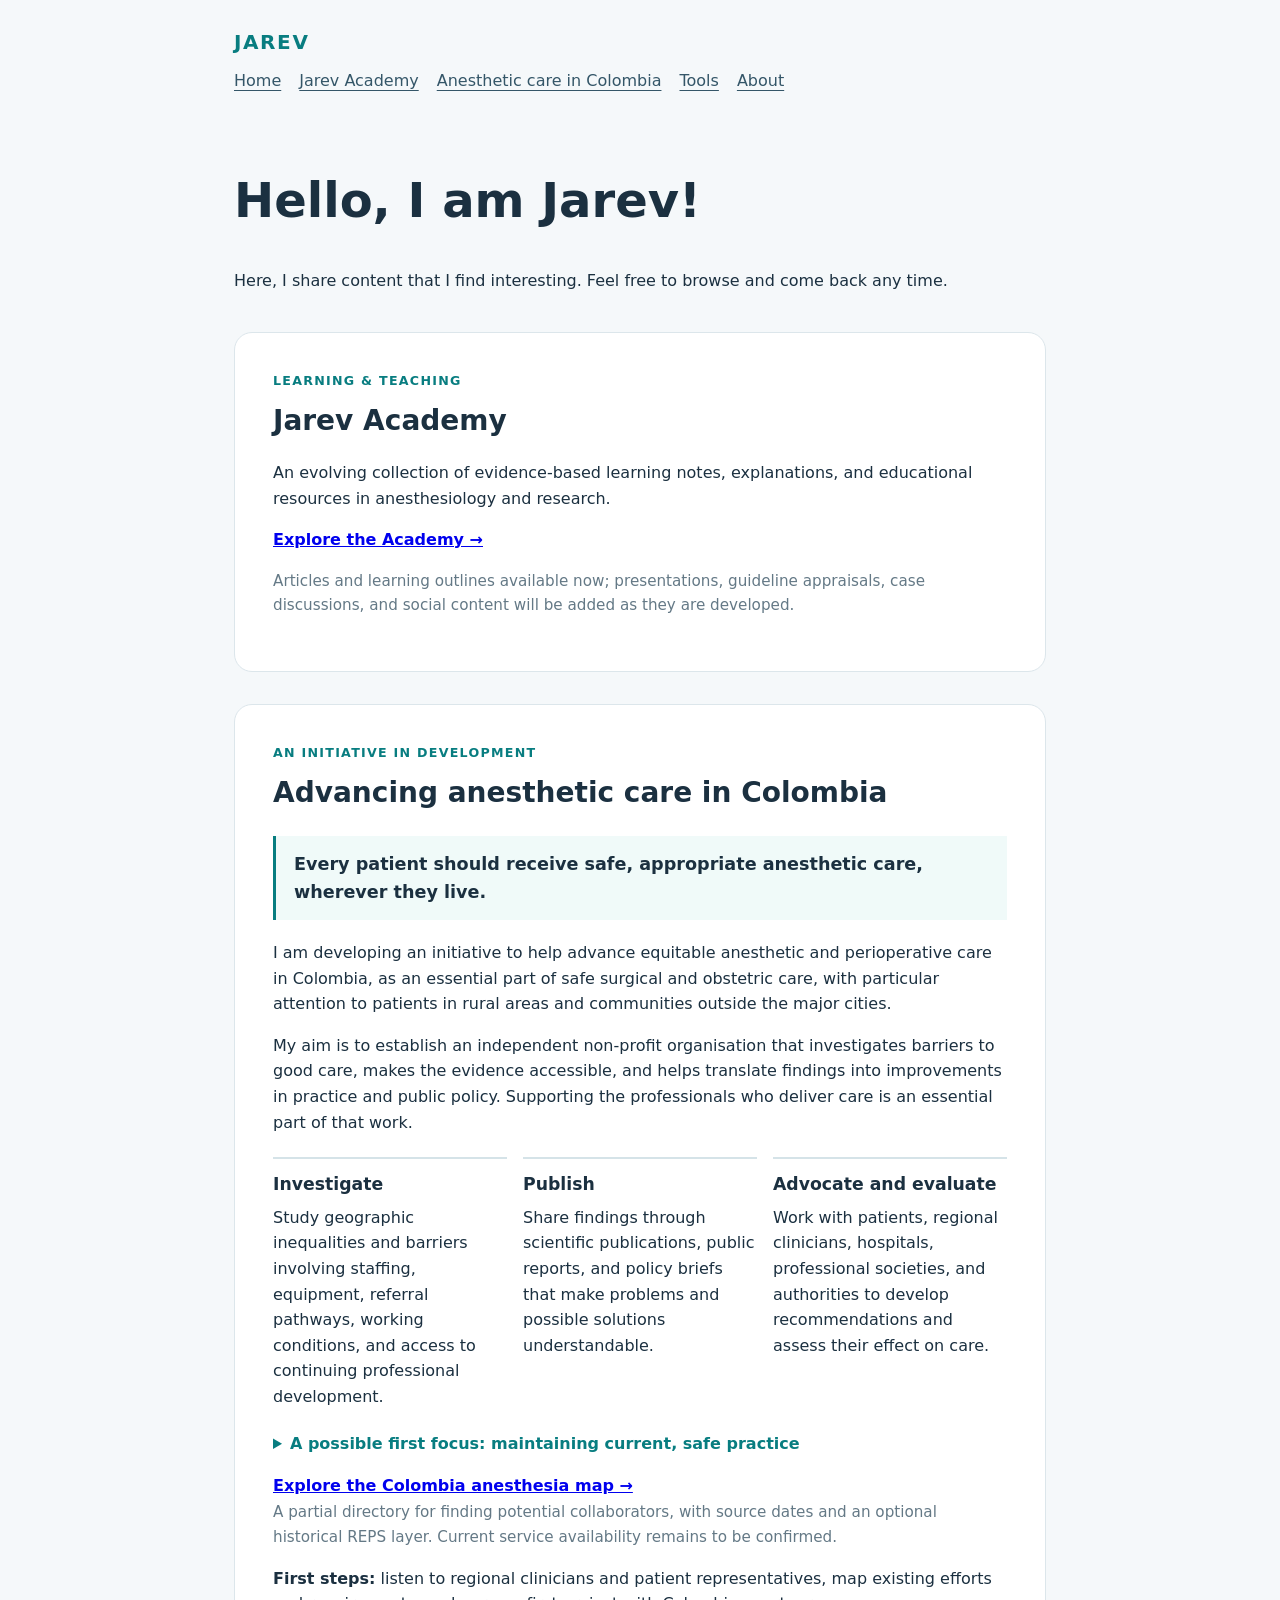
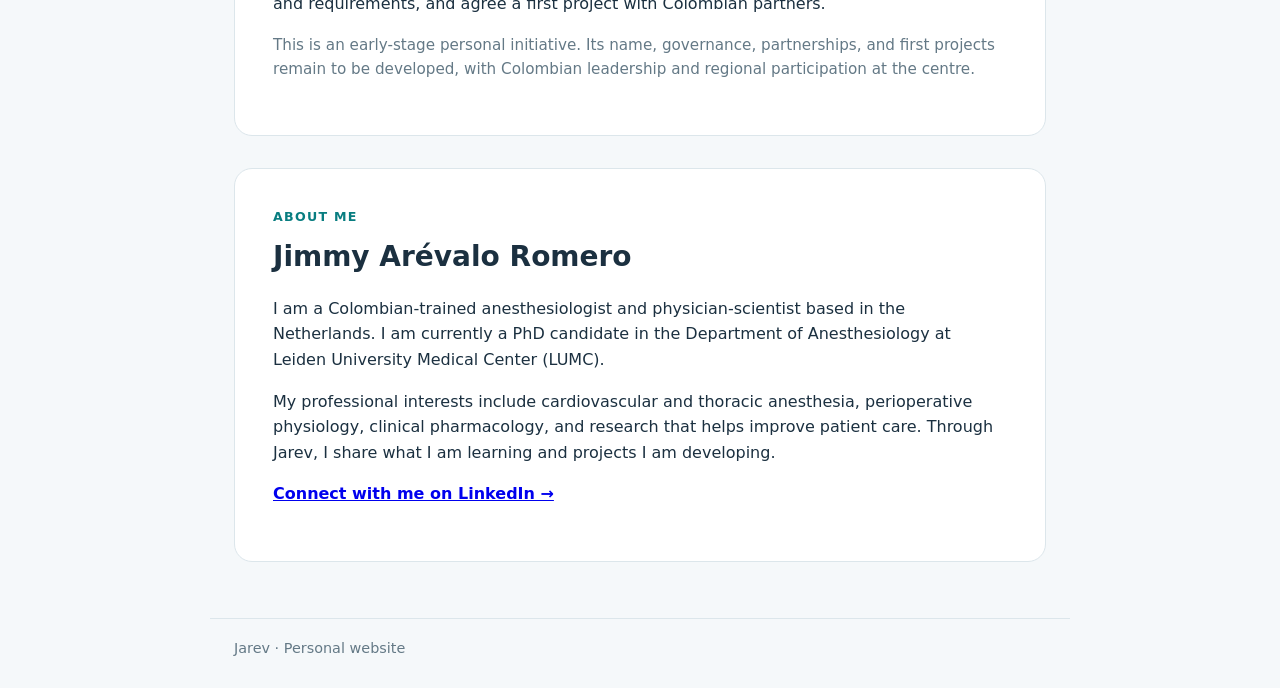
<file: index.html>
<!DOCTYPE html>
<html lang="en">
<head>
  <meta charset="UTF-8">
  <meta name="viewport" content="width=device-width, initial-scale=1">
  <meta name="description" content="Jarev’s personal website: learning, research, and an initiative for equitable anesthetic care in Colombia.">
  <title>Jarev | Learning &amp; Anesthetic Care</title>
  <style>
    :root { font-family: system-ui, -apple-system, "Segoe UI", sans-serif; background: #f5f8fa; color: #1b3040; }
    * { box-sizing: border-box; }
    body { margin: 0; line-height: 1.6; }
    header, main, footer { max-width: 860px; margin: auto; padding-left: 24px; padding-right: 24px; }
    header { padding-top: 26px; padding-bottom: 14px; }
    .brand { color: #087d80; font-weight: 800; letter-spacing: .08em; text-decoration: none; font-size: 1.25rem; }
    nav { margin-top: 10px; }
    nav a { color: #345668; margin-right: 18px; text-underline-offset: 4px; }
    main { padding-top: 26px; padding-bottom: 56px; }
    h1 { font-size: clamp(2rem, 5vw, 3rem); line-height: 1.15; }
    h2 { margin: 0 0 9px; font-size: 1.75rem; }
    .intro { margin-bottom: 38px; }
    .panel { padding: clamp(20px, 4vw, 38px); border-radius: 18px; border: 1px solid #dce6eb; background: white; }
    .panel + .panel { margin-top: 32px; }
    .initiative-principle { margin: 20px 0; padding: 14px 18px; border-left: 3px solid #087d80; background: #f0faf9; font-size: 1.1rem; font-weight: 650; }
    .initiative-grid { display: grid; grid-template-columns: repeat(auto-fit, minmax(min(100%, 190px), 1fr)); gap: 16px; margin: 22px 0; }
    .initiative-grid article { border-top: 2px solid #d5e3e8; padding-top: 12px; }
    .initiative-grid h3 { margin: 0 0 6px; font-size: 1.08rem; }
    .initiative-grid p { margin: 0; }
    .initiative-details summary { cursor: pointer; color: #087d80; font-weight: 650; }
    .eyebrow { text-transform: uppercase; color: #087d80; letter-spacing: .1em; font-size: .79rem; font-weight: 800; margin: 0 0 8px; }
    .muted { color: #647986; font-size: .95rem; }
    .timeline-tools { display: flex; flex-wrap: wrap; gap: 10px; margin-top: 18px; }
    .timeline-tools input, .timeline-tools select { min-height: 42px; border: 1px solid #c8d8df; border-radius: 9px; background: white; padding: 8px 11px; font: inherit; color: inherit; }
    .timeline-tools input { flex: 1 1 185px; min-width: 0; }
    .timeline-tools select { flex: 1 1 165px; }
    .timeline-viewport { max-height: 325px; overflow-y: auto; overscroll-behavior: contain; margin-top: 18px; padding-right: 10px; scrollbar-gutter: stable; }
    .timeline-hint { font-size: .84rem; margin: 8px 0 0; }
    .timeline { list-style: none; padding: 0 0 0 22px; margin: 0; border-left: 2px solid #d5e3e8; }
    .entry { position: relative; margin: 0 0 9px 0; padding: 10px 13px; border: 1px solid #e0e8ed; border-radius: 12px; background: #fbfcfd; }
    .entry::before { content: ""; position: absolute; width: 12px; height: 12px; border-radius: 50%; background: #90a5af; border: 3px solid white; box-shadow: 0 0 0 2px #d5e3e8; left: -32px; top: 22px; }
    .entry.current { border-color: #0c888c; background: #f0faf9; }
    .entry.current::before { background: #087d80; box-shadow: 0 0 0 2px #087d80; }
    .entry.completed::before { background: #318064; }
    .entry.planned::before { background: #c48a31; }
    .entry-header { display: flex; justify-content: space-between; align-items: flex-start; flex-wrap: wrap; gap: 10px; }
    .week { font-size: .82rem; color: #627684; font-weight: 650; }
    .language { font-size: 1.2rem; margin: 2px 0; font-weight: 750; }
    .date { color: #526978; font-size: .92rem; }
    .status { border-radius: 99px; padding: 4px 10px; font-size: .77rem; font-weight: 750; background: #e9eef1; color: #516676; white-space: nowrap; }
    .completed .status { color: #226848; background: #e0f2e7; }
    .current .status { color: #075f61; background: #d8f1ee; }
    .planned .status { color: #875814; background: #fff0d8; }
    .entry p { margin: 8px 0 0; }
    .entry details { margin-top: 6px; color: #526978; font-size: .88rem; }
    .journal-note { padding: 5px 0 3px; }
    .journal-note p { margin: 10px 0; }
    .journal-note p:last-child { margin-bottom: 0; }
    .entry summary { cursor: pointer; }
    .entry[hidden] { display: none; }
    #no-results { margin: 14px 0; color: #617381; }
    @media (max-width: 520px) { .timeline-viewport { max-height: 300px; } .language { font-size: 1.05rem; } .date { font-size: .82rem; } }
    footer { border-top: 1px solid #dce6eb; padding-top: 18px; padding-bottom: 28px; color: #647986; font-size: .9rem; }
  </style>
</head>
<body>
  <header>
    <a class="brand" href="#top">JAREV</a>
    <nav aria-label="Main navigation"><a href="#top">Home</a><a href="academy/">Jarev Academy</a><a href="#colombia">Anesthetic care in Colombia</a><a href="tools/encryption/">Tools</a><a href="#about">About</a></nav>
  </header>
  <main id="top">
    <section class="intro">
      <h1>Hello, I am Jarev!</h1>
      <p>Here, I share content that I find interesting. Feel free to browse and come back any time.</p>
    </section>
    <section class="panel" id="academy" aria-labelledby="academy-heading">
      <p class="eyebrow">Learning &amp; teaching</p>
      <h2 id="academy-heading">Jarev Academy</h2>
      <p>An evolving collection of evidence-based learning notes, explanations, and educational resources in anesthesiology and research.</p>
      <p><a href="academy/"><strong>Explore the Academy →</strong></a></p>
      <p class="muted">Articles and learning outlines available now; presentations, guideline appraisals, case discussions, and social content will be added as they are developed.</p>
    </section>

    <section class="panel" id="colombia" aria-labelledby="colombia-heading">
      <p class="eyebrow">An initiative in development</p>
      <h2 id="colombia-heading">Advancing anesthetic care in Colombia</h2>
      <blockquote class="initiative-principle">Every patient should receive safe, appropriate anesthetic care, wherever they live.</blockquote>
      <p>I am developing an initiative to help advance equitable anesthetic and perioperative care in Colombia, as an essential part of safe surgical and obstetric care, with particular attention to patients in rural areas and communities outside the major cities.</p>
      <p>My aim is to establish an independent non-profit organisation that investigates barriers to good care, makes the evidence accessible, and helps translate findings into improvements in practice and public policy. Supporting the professionals who deliver care is an essential part of that work.</p>
      <div class="initiative-grid">
        <article>
          <h3>Investigate</h3>
          <p>Study geographic inequalities and barriers involving staffing, equipment, referral pathways, working conditions, and access to continuing professional development.</p>
        </article>
        <article>
          <h3>Publish</h3>
          <p>Share findings through scientific publications, public reports, and policy briefs that make problems and possible solutions understandable.</p>
        </article>
        <article>
          <h3>Advocate and evaluate</h3>
          <p>Work with patients, regional clinicians, hospitals, professional societies, and authorities to develop recommendations and assess their effect on care.</p>
        </article>
      </div>
      <details class="initiative-details">
        <summary>A possible first focus: maintaining current, safe practice</summary>
        <p>One candidate priority, still to be tested with Colombian clinicians and patients, is how Colombia supports and verifies continued professional competence. Questions include access to relevant education, protected learning time, costs, institutional responsibilities, and the role of continuing education or recertification requirements.</p>
        <p>The aim is to establish what helps clinicians maintain current, safe practice and improves patient care. Recommendations should be informed by evidence and by the realities of practising outside major academic centres.</p>
      </details>
      <p><a href="mapa-anestesia.html"><strong>Explore the Colombia anesthesia map →</strong></a><br><span class="muted">A partial directory for finding potential collaborators, with source dates and an optional historical REPS layer. Current service availability remains to be confirmed.</span></p>
      <p><strong>First steps:</strong> listen to regional clinicians and patient representatives, map existing efforts and requirements, and agree a first project with Colombian partners.</p>
      <p class="muted">This is an early-stage personal initiative. Its name, governance, partnerships, and first projects remain to be developed, with Colombian leadership and regional participation at the centre.</p>
    </section>

    <section class="panel" id="about" aria-labelledby="about-heading">
      <p class="eyebrow">About me</p>
      <h2 id="about-heading">Jimmy Arévalo Romero</h2>
      <p>I am a Colombian-trained anesthesiologist and physician-scientist based in the Netherlands. I am currently a PhD candidate in the Department of Anesthesiology at Leiden University Medical Center (LUMC).</p>
      <p>My professional interests include cardiovascular and thoracic anesthesia, perioperative physiology, clinical pharmacology, and research that helps improve patient care. Through Jarev, I share what I am learning and projects I am developing.</p>
      <p><a href="https://www.linkedin.com/in/jimmy-ar%C3%A9valo-romero-9998aa47/" target="_blank" rel="noopener noreferrer"><strong>Connect with me on LinkedIn →</strong></a></p>
    </section>
  </main>
  <footer>Jarev · Personal website</footer>
</body>
</html>
</file>
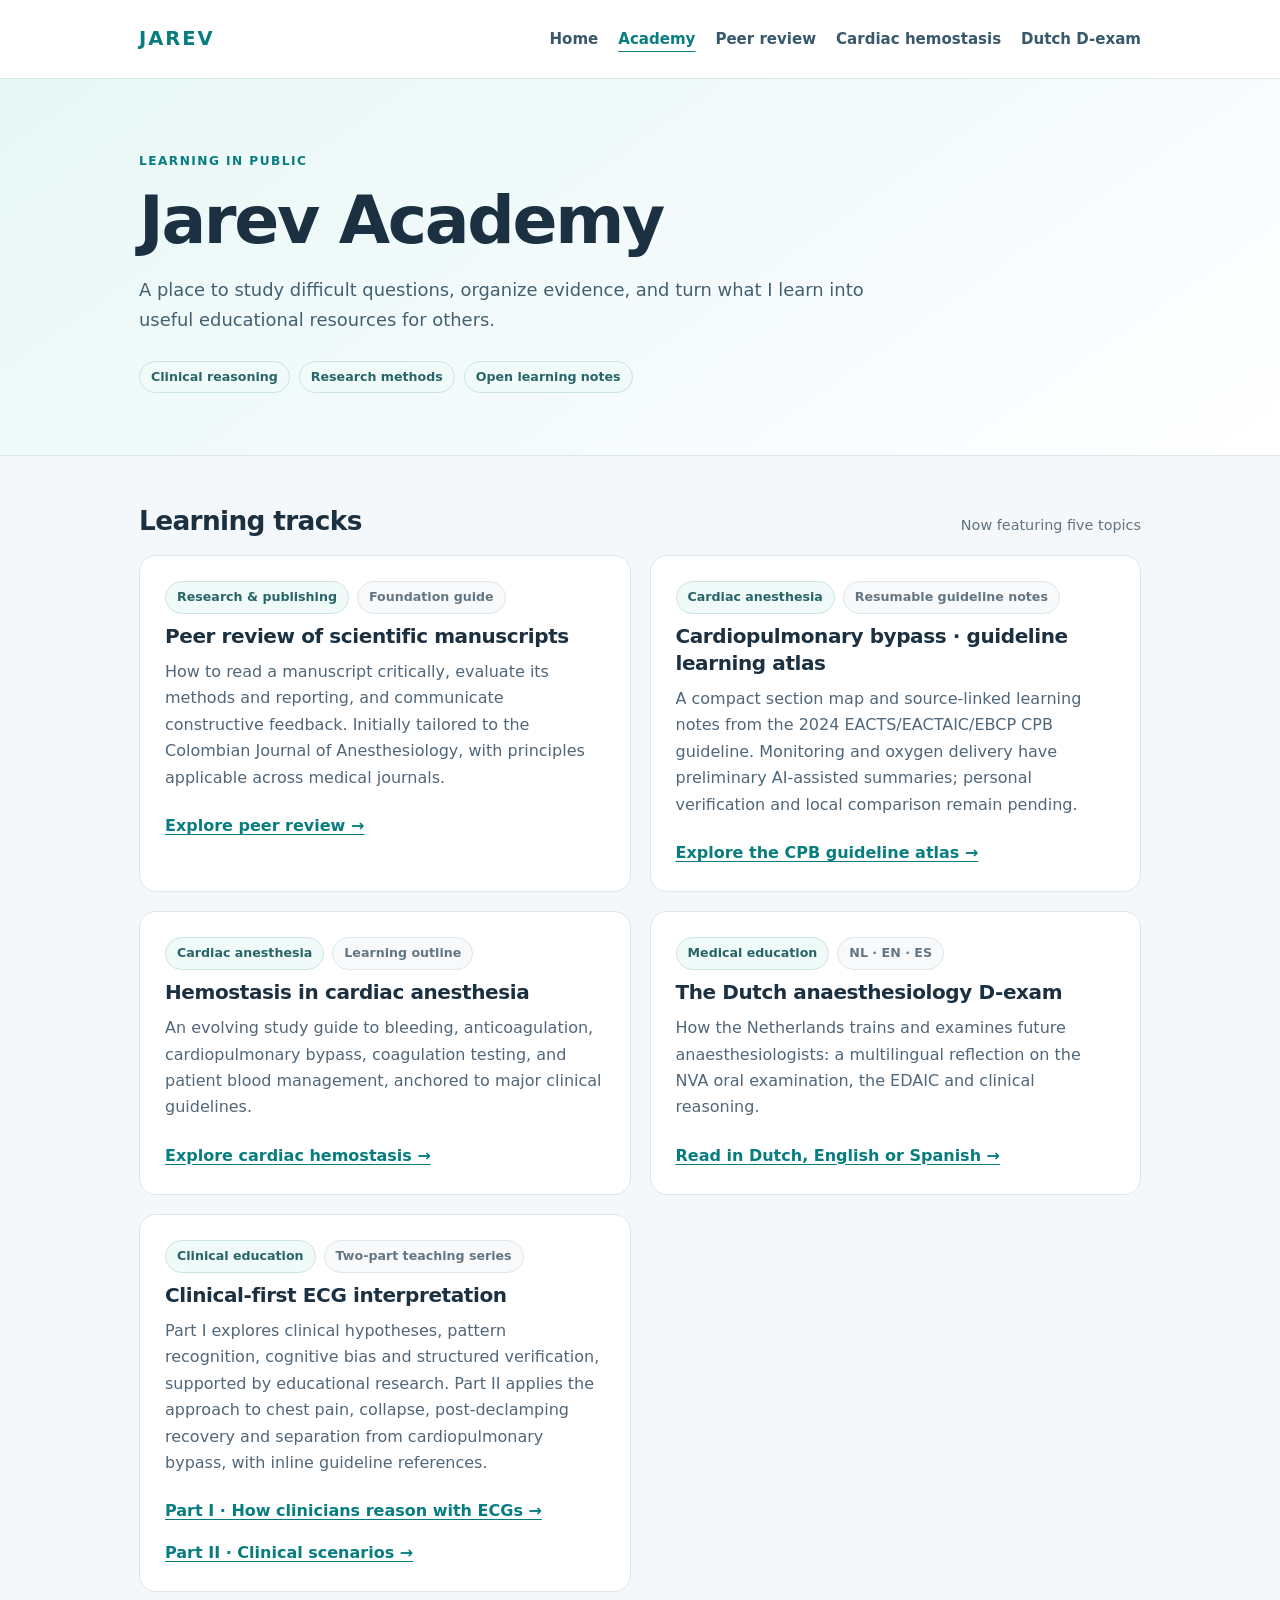
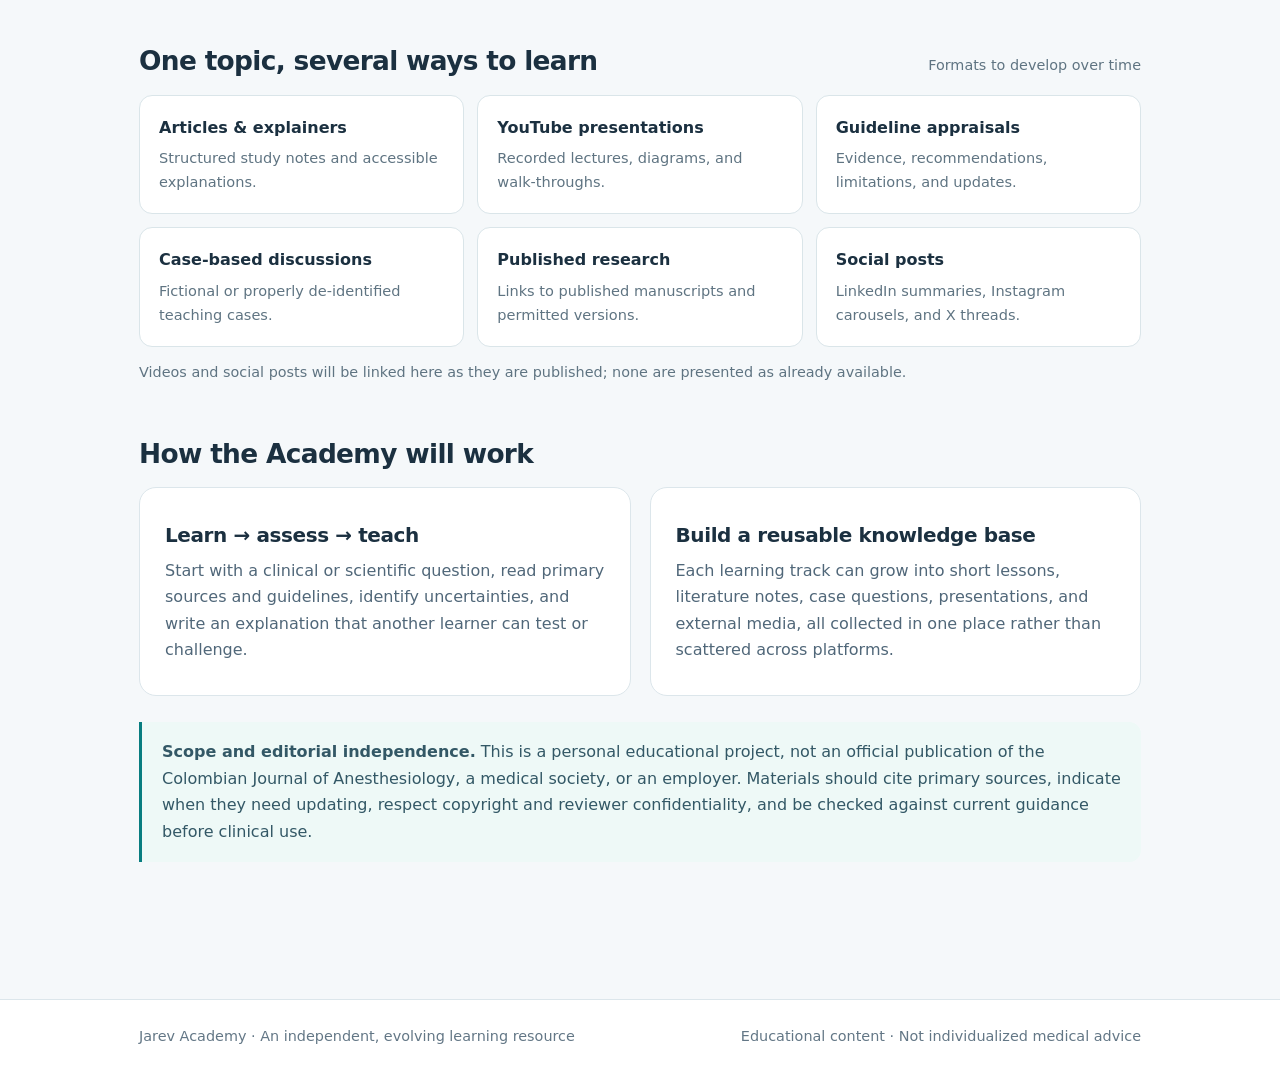
<file: academy/index.html>
<!doctype html>
<html lang="en">
<head>
<meta charset="utf-8">
<meta name="viewport" content="width=device-width,initial-scale=1">
<meta name="description" content="A growing open knowledge base on medical publishing, perioperative medicine, and anesthesiology.">
<meta name="color-scheme" content="light">
<title>Home | Jarev Academy</title>
<link rel="stylesheet" href="styles.css">
</head>
<body>
<header class="site-header"><div class="container">
<a class="brand" href="../index.html">JAREV</a>
<nav class="site-nav" aria-label="Main navigation">
<a href="../index.html">Home</a>
<a href="index.html" aria-current="page">Academy</a>
<a href="peer-review.html" >Peer review</a>
<a href="cardiac-hemostasis.html" >Cardiac hemostasis</a>
<a href="d-examen-anesthesiologie.html">Dutch D-exam</a>
</nav></div></header>

<section class="hero"><div class="container">
<p class="eyebrow">Learning in public</p>
<h1>Jarev Academy</h1>
<p class="lead">A place to study difficult questions, organize evidence, and turn what I learn into useful educational resources for others.</p>
<div class="hero-steps"><span class="pill">Clinical reasoning</span><span class="pill">Research methods</span><span class="pill">Open learning notes</span></div>
</div></section>
<main class="container page-main">
<section class="section" aria-labelledby="topics-title">
<div class="section-header"><h2 id="topics-title">Learning tracks</h2><span class="muted small">Now featuring five topics</span></div>
<div class="grid">
<article class="card">
<div class="meta"><span class="pill">Research & publishing</span><span class="pill neutral">Foundation guide</span></div>
<h3>Peer review of scientific manuscripts</h3>
<p>How to read a manuscript critically, evaluate its methods and reporting, and communicate constructive feedback. Initially tailored to the Colombian Journal of Anesthesiology, with principles applicable across medical journals.</p>
<a class="card-link" href="peer-review.html">Explore peer review →</a>
</article>
<article class="card">
<div class="meta"><span class="pill">Cardiac anesthesia</span><span class="pill neutral">Resumable guideline notes</span></div>
<h3>Cardiopulmonary bypass · guideline learning atlas</h3>
<p>A compact section map and source-linked learning notes from the 2024 EACTS/EACTAIC/EBCP CPB guideline. Monitoring and oxygen delivery have preliminary AI-assisted summaries; personal verification and local comparison remain pending.</p>
<a class="card-link" href="cpb-guideline-notes.html">Explore the CPB guideline atlas →</a>
</article>
<article class="card">
<div class="meta"><span class="pill">Cardiac anesthesia</span><span class="pill neutral">Learning outline</span></div>
<h3>Hemostasis in cardiac anesthesia</h3>
<p>An evolving study guide to bleeding, anticoagulation, cardiopulmonary bypass, coagulation testing, and patient blood management, anchored to major clinical guidelines.</p>
<a class="card-link" href="cardiac-hemostasis.html">Explore cardiac hemostasis →</a>
</article>
<article class="card"><div class="meta"><span class="pill">Medical education</span><span class="pill neutral">NL · EN · ES</span></div><h3>The Dutch anaesthesiology D-exam</h3><p>How the Netherlands trains and examines future anaesthesiologists: a multilingual reflection on the NVA oral examination, the EDAIC and clinical reasoning.</p><a class="card-link" href="d-examen-anesthesiologie.html">Read in Dutch, English or Spanish →</a></article>
<article class="card">
<div class="meta"><span class="pill">Clinical education</span><span class="pill neutral">Two-part teaching series</span></div>
<h3>Clinical-first ECG interpretation</h3>
<p>Part I explores clinical hypotheses, pattern recognition, cognitive bias and structured verification, supported by educational research. Part II applies the approach to chest pain, collapse, post-declamping recovery and separation from cardiopulmonary bypass, with inline guideline references.</p>
<a class="card-link" href="ecg-essentials.html">Part I · How clinicians reason with ECGs →</a><br>
<a class="card-link" href="ecg-clinical-cases.html">Part II · Clinical scenarios →</a>
</article>
</div></section>
<section class="section" aria-labelledby="formats-title">
<div class="section-header"><h2 id="formats-title">One topic, several ways to learn</h2><span class="muted small">Formats to develop over time</span></div>
<div class="formats">
<div class="format"><h3>Articles & explainers</h3><p>Structured study notes and accessible explanations.</p></div>
<div class="format"><h3>YouTube presentations</h3><p>Recorded lectures, diagrams, and walk-throughs.</p></div>
<div class="format"><h3>Guideline appraisals</h3><p>Evidence, recommendations, limitations, and updates.</p></div>
<div class="format"><h3>Case-based discussions</h3><p>Fictional or properly de-identified teaching cases.</p></div>
<div class="format"><h3>Published research</h3><p>Links to published manuscripts and permitted versions.</p></div>
<div class="format"><h3>Social posts</h3><p>LinkedIn summaries, Instagram carousels, and X threads.</p></div>
</div>
<p class="muted small">Videos and social posts will be linked here as they are published; none are presented as already available.</p>
</section>
<section class="section" aria-labelledby="approach-title">
<div class="section-header"><h2 id="approach-title">How the Academy will work</h2></div>
<div class="grid">
<div class="card"><h3>Learn → assess → teach</h3><p>Start with a clinical or scientific question, read primary sources and guidelines, identify uncertainties, and write an explanation that another learner can test or challenge.</p></div>
<div class="card"><h3>Build a reusable knowledge base</h3><p>Each learning track can grow into short lessons, literature notes, case questions, presentations, and external media, all collected in one place rather than scattered across platforms.</p></div>
</div>
<div class="note"><strong>Scope and editorial independence.</strong> This is a personal educational project, not an official publication of the Colombian Journal of Anesthesiology, a medical society, or an employer. Materials should cite primary sources, indicate when they need updating, respect copyright and reviewer confidentiality, and be checked against current guidance before clinical use.</div>
</section>
</main>
<footer class="footer"><div class="container"><span>Jarev Academy · An independent, evolving learning resource</span><span>Educational content · Not individualized medical advice</span></div></footer>
</body></html>
</file>
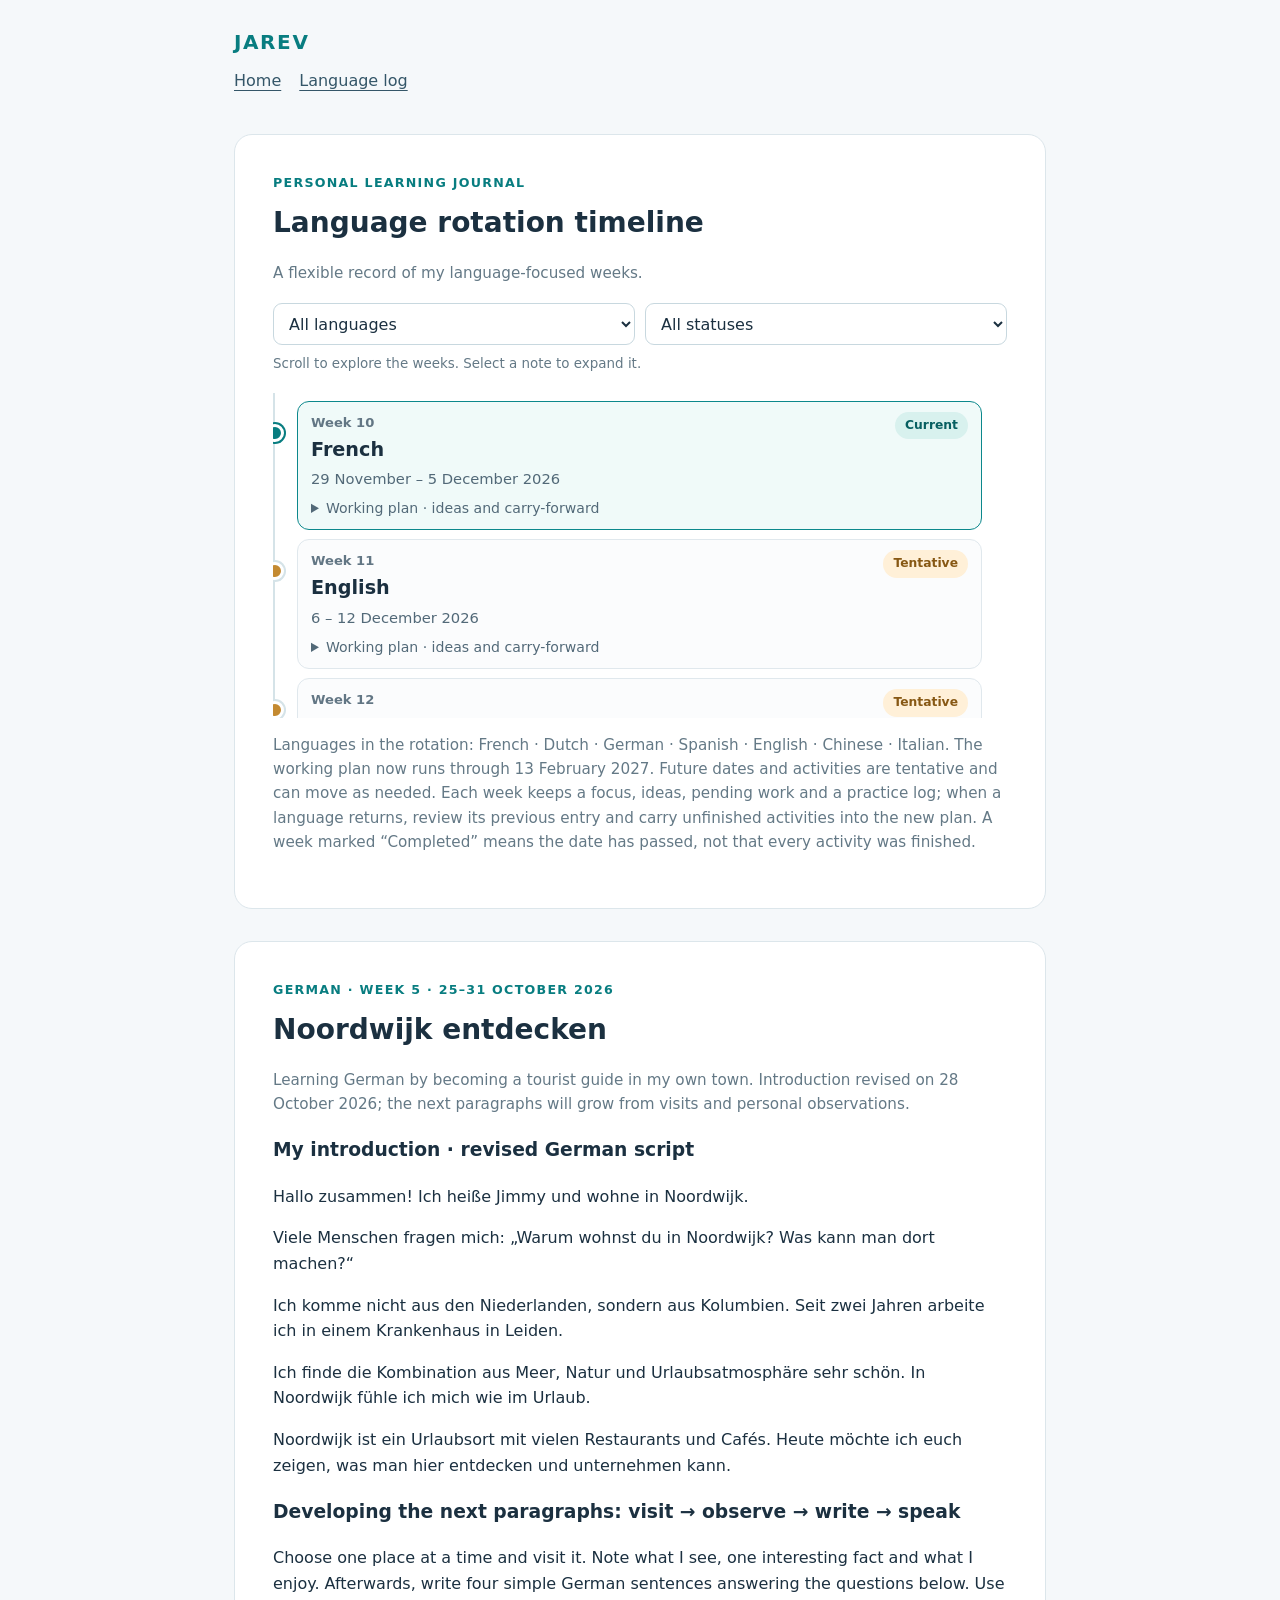
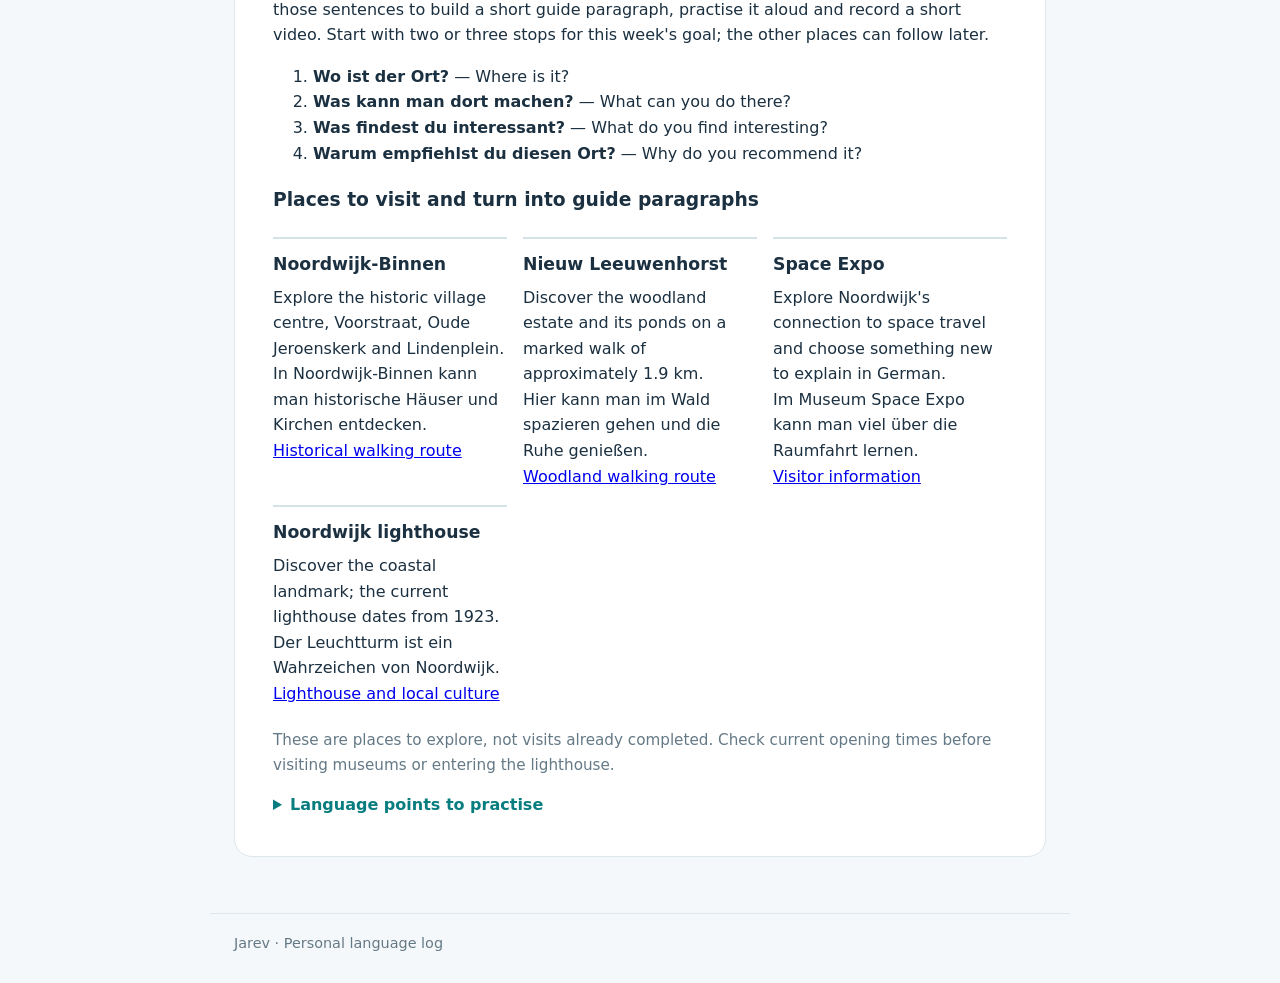
<file: languages/index.html>
<!DOCTYPE html>
<html lang="en">
<head>
  <meta charset="UTF-8">
  <meta name="viewport" content="width=device-width, initial-scale=1">
  <meta name="description" content="Jarev’s personal language-learning log.">
  <meta name="robots" content="noindex, nofollow">
  <title>Jarev | Language log</title>
  <style>
    :root { font-family: system-ui, -apple-system, "Segoe UI", sans-serif; background: #f5f8fa; color: #1b3040; }
    * { box-sizing: border-box; }
    body { margin: 0; line-height: 1.6; }
    header, main, footer { max-width: 860px; margin: auto; padding-left: 24px; padding-right: 24px; }
    header { padding-top: 26px; padding-bottom: 14px; }
    .brand { color: #087d80; font-weight: 800; letter-spacing: .08em; text-decoration: none; font-size: 1.25rem; }
    nav { margin-top: 10px; }
    nav a { color: #345668; margin-right: 18px; text-underline-offset: 4px; }
    main { padding-top: 26px; padding-bottom: 56px; }
    h1 { font-size: clamp(2rem, 5vw, 3rem); line-height: 1.15; }
    h2 { margin: 0 0 9px; font-size: 1.75rem; }
    .intro { margin-bottom: 38px; }
    .panel { padding: clamp(20px, 4vw, 38px); border-radius: 18px; border: 1px solid #dce6eb; background: white; }
    .panel + .panel { margin-top: 32px; }
    .initiative-principle { margin: 20px 0; padding: 14px 18px; border-left: 3px solid #087d80; background: #f0faf9; font-size: 1.1rem; font-weight: 650; }
    .initiative-grid { display: grid; grid-template-columns: repeat(auto-fit, minmax(min(100%, 190px), 1fr)); gap: 16px; margin: 22px 0; }
    .initiative-grid article { border-top: 2px solid #d5e3e8; padding-top: 12px; }
    .initiative-grid h3 { margin: 0 0 6px; font-size: 1.08rem; }
    .initiative-grid p { margin: 0; }
    .initiative-details summary { cursor: pointer; color: #087d80; font-weight: 650; }
    .eyebrow { text-transform: uppercase; color: #087d80; letter-spacing: .1em; font-size: .79rem; font-weight: 800; margin: 0 0 8px; }
    .muted { color: #647986; font-size: .95rem; }
    .timeline-tools { display: flex; flex-wrap: wrap; gap: 10px; margin-top: 18px; }
    .timeline-tools select { min-height: 42px; border: 1px solid #c8d8df; border-radius: 9px; background: white; padding: 8px 11px; font: inherit; color: inherit; }
    .timeline-tools select { flex: 1 1 165px; min-width: 0; }
    .timeline-viewport { max-height: 325px; overflow-y: auto; overscroll-behavior: contain; margin-top: 18px; padding-right: 10px; scrollbar-gutter: stable; }
    .timeline-hint { font-size: .84rem; margin: 8px 0 0; }
    .timeline { list-style: none; padding: 0 0 0 22px; margin: 0; border-left: 2px solid #d5e3e8; }
    .entry { position: relative; margin: 0 0 9px 0; padding: 10px 13px; border: 1px solid #e0e8ed; border-radius: 12px; background: #fbfcfd; }
    .entry::before { content: ""; position: absolute; width: 12px; height: 12px; border-radius: 50%; background: #90a5af; border: 3px solid white; box-shadow: 0 0 0 2px #d5e3e8; left: -32px; top: 22px; }
    .entry.current { border-color: #0c888c; background: #f0faf9; }
    .entry.current::before { background: #087d80; box-shadow: 0 0 0 2px #087d80; }
    .entry.completed::before { background: #318064; }
    .entry.planned::before { background: #c48a31; }
    .entry-header { display: flex; justify-content: space-between; align-items: flex-start; flex-wrap: wrap; gap: 10px; }
    .week { font-size: .82rem; color: #627684; font-weight: 650; }
    .language { font-size: 1.2rem; margin: 2px 0; font-weight: 750; }
    .date { color: #526978; font-size: .92rem; }
    .status { border-radius: 99px; padding: 4px 10px; font-size: .77rem; font-weight: 750; background: #e9eef1; color: #516676; white-space: nowrap; }
    .completed .status { color: #226848; background: #e0f2e7; }
    .current .status { color: #075f61; background: #d8f1ee; }
    .planned .status { color: #875814; background: #fff0d8; }
    .entry p { margin: 8px 0 0; }
    .entry details { margin-top: 6px; color: #526978; font-size: .88rem; }
    .journal-note { padding: 5px 0 3px; }
    .journal-note p { margin: 10px 0; }
    .journal-note p:last-child { margin-bottom: 0; }
    .entry summary { cursor: pointer; }
    .entry[hidden] { display: none; }
    #no-results { margin: 14px 0; color: #617381; }
    @media (max-width: 520px) { .timeline-viewport { max-height: 300px; } .language { font-size: 1.05rem; } .date { font-size: .82rem; } }
    footer { border-top: 1px solid #dce6eb; padding-top: 18px; padding-bottom: 28px; color: #647986; font-size: .9rem; }
  </style>
</head>
<body>
  <header>
    <a class="brand" href="../">JAREV</a>
    <nav aria-label="Main navigation"><a href="../">Home</a><a href="#top">Language log</a></nav>
  </header>
  <main id="top">
    <section class="panel" id="language-log" aria-labelledby="log-heading">
      <p class="eyebrow">Personal learning journal</p>
      <h2 id="log-heading">Language rotation timeline</h2>
      <p class="muted">A flexible record of my language-focused weeks.</p>
      <div class="timeline-tools">
        <select id="language-filter" aria-label="Filter by language">
          <option value="all">All languages</option>
          <option value="Chinese">Chinese</option>
          <option value="Dutch">Dutch</option>
          <option value="English">English</option>
          <option value="French">French</option>
          <option value="German">German</option>
          <option value="Italian">Italian</option>
          <option value="Spanish">Spanish</option>
        </select>
        <select id="status-filter" aria-label="Filter by status">
          <option value="all">All statuses</option>
          <option value="completed">Completed</option>
          <option value="current">Current</option>
          <option value="planned">Planned / tentative</option>
          <option value="tbd">To be determined</option>
        </select>
      </div>
      <p class="muted timeline-hint">Scroll to explore the weeks. Select a note to expand it.</p>
      <div class="timeline-viewport" aria-label="Scrollable language rotation timeline" tabindex="0">
      <ol class="timeline">
        <li class="entry completed">
          <div class="entry-header"><div><div class="week">Week 1</div><div class="language">Italian</div><div class="date"><time datetime="2026-09-27">27 Sep</time> – <time datetime="2026-10-03">3 Oct 2026</time></div></div><span class="status">Completed</span></div>
        </li>
        <li class="entry completed">
          <div class="entry-header"><div><div class="week">Week 2</div><div class="language">French</div><div class="date"><time datetime="2026-10-04">4 Oct</time> – <time datetime="2026-10-10">10 Oct 2026</time></div></div><span class="status">Completed</span></div>
        </li>
        <li class="entry completed">
          <div class="entry-header"><div><div class="week">Week 3</div><div class="language">English</div><div class="date"><time datetime="2026-10-11">11 Oct</time> – <time datetime="2026-10-17">17 Oct 2026</time></div></div><span class="status">Completed</span></div>
          <details>
            <summary>Reading journal · Getting Things Done (15 Oct)</summary>
            <div class="journal-note">
              <p><strong>What I'm reading:</strong> <cite>Getting Things Done</cite> by David Allen (2015 edition).</p>
              <p>I came across a used copy by chance while passing a bookshop. I was drawn to the possibility of developing a more efficient, less stressful approach to productivity—and to the opportunity to practise reading in English.</p>
              <p>I'm curious about how well the book's ideas hold up today. The author intended this edition to focus on enduring principles rather than tools tied to the technology of 2015, before today's widely accessible AI chatbots. I want to see how those principles might apply in a world with newer AI tools.</p>
            </div>
          </details>
        </li>
        <li class="entry completed">
          <div class="entry-header"><div><div class="week">Week 4</div><div class="language">English</div><div class="date"><time datetime="2026-10-18">18 Oct</time> – <time datetime="2026-10-24">24 Oct 2026</time></div></div><span class="status">Completed</span></div>
          <details><summary>Week note</summary><p>An extra English week while in the United States.</p><p><strong>Goal:</strong> finish reading <cite>Getting Things Done</cite>, at reading speed rather than analysing every sentence; save a careful second read for later.</p></details>
        </li>
        <li class="entry completed" id="week-5">
          <div class="entry-header"><div><div class="week">Week 5</div><div class="language">German</div><div class="date"><time datetime="2026-10-25">25 Oct</time> – <time datetime="2026-10-31">31 Oct 2026</time></div></div><span class="status">Completed</span></div>
          <details><summary>Practice log · podcasts and Noordwijk guide</summary><p><strong>Listening completed:</strong> listened to German-language AMBOSS medical podcast episodes. One episode featured an anaesthesiologist discussing volunteering in Africa; it led me to her own podcast, which I also listened to.</p><p><strong>Resource to identify:</strong> save the interview title, the anaesthesiologist’s name, her podcast title and episode links. These have not yet been recorded.</p><p><strong>Next German week:</strong> continue listening to both podcasts. Suggested practice: note useful expressions and give a short spoken summary of an episode.</p><p><strong>Existing writing goal — carry forward:</strong></p><p><strong>Noordwijk tour in German:</strong> outline the stops for a six-hour guided tour, write the introduction (who I am) and the first two or three stops, and record one short video.</p><p><a href="#noordwijk-guide">Read the revised introduction and visit-and-write plan →</a></p></details>
        </li>
        <li class="entry current" id="week-6">
          <div class="entry-header"><div><div class="week">Week 6</div><div class="language">Dutch</div><div class="date"><time datetime="2026-11-01">1</time> – <time datetime="2026-11-07">7 November 2026</time></div></div><span class="status">Current</span></div>
          <details><summary>Practice log · Dutch week and follow-up</summary>
            <div class="journal-note" lang="nl">
              <p><strong>Terugblik · 8 november:</strong> Dagelijks een paar minuten Nederlands geoefend met Duolingo, zoals bij de andere talen. Meestal maakte ik geen fouten; voor nu houd ik deze korte routine aan, al twijfel ik hoeveel extra uitdaging die biedt.</p>
              <p><strong>Luisteren:</strong> Tijdens het fietsen naar en van werk twee afleveringen van <cite>Anesthesie-praatjes</cite> beluisterd, vooral op de heenweg, wanneer ik meer energie heb om informatie op te nemen. De ene was een gesprek met een anesthesioloog over obstetrische anesthesiologie (zie de eerdere notitie hieronder); de andere met een longarts, onder meer over pulmonale hypertensie. De titel en link van die tweede aflevering moeten nog worden vastgelegd.</p>
              <p>Beide afleveringen heb ik twee à drie keer beluisterd op ongeveer 0,8× afspeelsnelheid. De gesprekken waren interessant en combineerden Nederlandse luistervaardigheid met het opfrissen van medische kennis.</p>
              <p><strong>Wat nog openstaat:</strong> Onderweg kon ik geen aantekeningen maken en niet alle onderwerpen en genoemde medicijnen onthouden. Bij een volgende luisterbeurt wil ik de onderwerpen en ideeën noteren en genoemde medicatie opzoeken. Dit is nog niet gedaan.</p>
              <p><strong>Volgende Nederlandse ronde:</strong> Als er tijd is, deze twee afleveringen nog eens beluisteren op een moment waarop ik aantekeningen kan maken; eventueel ook nieuwe afleveringen kiezen.</p>
            </div>
            <p><a href="#week-13">Vervolgplan voor de volgende Nederlandse week →</a></p>
            <p><strong>Earlier working plan (completion not recorded):</strong></p>
            <p><strong>Focus:</strong> Refresh my understanding of health systems while using Dutch as the working language for reading, reflection and explanation.</p>
            <p><strong>Learning resource:</strong> <cite>Health Reform Manual: Eight Practical Steps</cite> (WHO, 2026). I have found the document and decided to study it using Google's NotebookLM (Gemini-powered notebook).</p>
            <p><strong>Background:</strong> My MSc with specialization in Public Health at Erasmus University dates from 2010. I want to update my knowledge of health systems, health financing and reform.</p>
            <p><strong>Originally planned activity:</strong> Read the WHO manual with NotebookLM, formulate questions and summaries in Dutch, and explain one important concept in my own words. The source document need not be in Dutch; the learning interaction can be.</p>
            <p><strong>Reference:</strong> <a href="https://chatgpt.com/c/6ae7311b-6488-83ea-94c2-e1229eccfb4b">ChatGPT discussion: updating my health systems knowledge</a>.</p>
            <p><strong>Reusable study method:</strong> Combine learning a general-interest subject with the language rotation: read or listen to substantive material, use the week's language for notes, questions and oral summaries, and adjust complexity to proficiency. Dutch is relatively straightforward because my comprehension is already strong.</p>

            <p><strong>Listening log · 3 November:</strong> Listened to most of <a href="https://open.spotify.com/episode/6TYCMRt5j1tLiSbEUL2NDU">Anesthesie-praatjes: Obstetrische anesthesiologie — drs. Ingrid Beenakkers</a> while cycling to work. An interesting refresher, with an experienced anaesthesiologist discussing clinical experience and treatment strategies. Combines Dutch listening practice with a topic to revisit for ESAIC/EDAIC exam preparation.</p>
            <p><strong>Next listening session:</strong> Finish and listen again; record timestamps, clinical questions, useful Dutch expressions, and the names of guidelines and websites mentioned. Spotify displays an automatic transcript but only allows copying individual sentences; use selected excerpts as study prompts.</p>
            <p><strong>Study follow-up:</strong> Identify the sources actually mentioned, check current recommendations, distinguish personal practice from guideline recommendations, and write a short Dutch summary with exam learning points.</p>
            <p><strong>Possible Dutch follow-up sources (not confirmed as mentioned in the episode):</strong> <a href="https://richtlijnendatabase.nl/richtlijn/pijnbehandeling_tijdens_de_bevalling/startpagina_-_pijnbehandeling_tijdens_de_bevalling.html">Pijnbehandeling tijdens de bevalling</a>; <a href="https://richtlijnendatabase.nl/richtlijn/neuraxisblokkade_en_antistolling/startpagina_-_neuraxisblokkade_en_antistolling.html">Neuraxisblokkade en antistolling</a>; <a href="https://richtlijnendatabase.nl/richtlijn/hemorrhagia_postpartum_hpp/startpagina_-_haemorrhagia_postpartum_hpp.html">Haemorrhagia PostPartum (HPP)</a>. The HPP revision of December 2025 postdates the June 2025 episode, so it is an updated study resource rather than that version being a possible original reference.</p>
            <p><strong>Pending / next time:</strong> Record the sections covered, key concepts learned, and any follow-up reading or questions to revisit in the next Dutch week.</p>
            
          </details>
        </li>
        <li class="entry planned" id="week-7">
          <div class="entry-header"><div><div class="week">Week 7</div><div class="language">Spanish</div><div class="date"><time datetime="2026-11-08">8</time> – <time datetime="2026-11-14">14 November 2026</time></div></div><span class="status">Tentative</span></div>
          <details><summary>Practice log · ideas and carry-forward</summary>
            <p><strong>Focus:</strong> Suggested focus: clear, concise writing or speaking for a chosen audience.</p>
            <p><strong>Ideas:</strong> Choose a topic and produce one short text or recording.</p>
            <p><strong>Pending / next time:</strong> Save feedback and unfinished revisions for the next Spanish week.</p>
            <p><strong>Practice log:</strong> Escuché el pódcast <em>Radio Ambulante</em>. Me gustó oír a personas de distintos contextos culturales y escuchar los acentos y las expresiones propias de cada país. A veces lo escuché al doble de velocidad.</p>
            
          </details>
        </li>
        <li class="entry planned" id="week-8">
          <div class="entry-header"><div><div class="week">Week 8</div><div class="language">Chinese</div><div class="date"><time datetime="2026-11-15">15</time> – <time datetime="2026-11-21">21 November 2026</time></div></div><span class="status">Tentative</span></div>
          <details lang="es"><summary>Plan de mandarín · una primera conversación</summary>
            <p>El sábado podré saludar, preguntar el nombre de alguien, decir el mío y despedirme sin mirar el pinyin.</p>
            <ul>
              <li><strong>Lunes 16.</strong> En la bici, escuchar a velocidad normal la <a href="https://podcasts.apple.com/nl/podcast/cbc-1-01-asking-how-are-you-in-chinese/id1201255510?i=1000380977038">lección 1 de Coffee Break Chinese</a>. Al llegar, intentar recordar el saludo y la despedida.</li>
              <li><strong>Martes 17.</strong> En casa, dedicar cinco minutos a escuchar, pausar y repetir esas dos frases. Comparar cómo sube y baja la voz con el modelo.</li>
              <li><strong>Miércoles 18.</strong> Escuchar la <a href="https://coffeebreaklanguages.com/2017/02/cbc-1-02-greetings-and-introductions/">lección 2, sobre presentaciones</a>. Al llegar, preguntar el nombre de alguien y contestar con el mío.</li>
              <li><strong>Jueves 19.</strong> Grabar ambos papeles del diálogo en Notas de Voz. Escuchar el modelo y elegir una frase para afinar.</li>
              <li><strong>Viernes 20.</strong> Practicar esa frase y repetir el diálogo con otro nombre, sin leer.</li>
              <li><strong>Sábado 21.</strong> Grabar el diálogo de memoria. Anotar qué frases salieron solas y cuál conviene repasar en la <a href="#week-15">semana de chino de enero</a>.</li>
            </ul>
            <p><span lang="zh">你好！</span> Nǐ hǎo! · Hola.<br>
            <span lang="zh">你叫什么名字？</span> Nǐ jiào shénme míngzi? · ¿Cómo te llamas?<br>
            <span lang="zh">我叫 Jimmy。</span> Wǒ jiào Jimmy. · Me llamo Jimmy.<br>
            <span lang="zh">再见！</span> Zàijiàn! · Adiós.</p>
            <p><strong>Registro de práctica:</strong> pendiente de completar con lo que haya practicado.</p>
          </details>
        </li>
        <li class="entry planned" id="week-9">
          <div class="entry-header"><div><div class="week">Week 9</div><div class="language">Italian</div><div class="date"><time datetime="2026-11-22">22</time> – <time datetime="2026-11-28">28 November 2026</time></div></div><span class="status">Tentative</span></div>
          <details><summary>Working plan · ideas and carry-forward</summary>
            <p><strong>Focus:</strong> Suggested focus: resume Italian practice and choose one topic for a short conversation.</p>
            <p><strong>Ideas:</strong> Review the previous Italian material, then choose a listening or reading activity.</p>
            <p><strong>Pending / next time:</strong> Record vocabulary, feedback and the next conversation topic.</p>
            <p><strong>Practice log:</strong> to be added after the activity.</p>
            
          </details>
        </li>
        <li class="entry planned" id="week-10">
          <div class="entry-header"><div><div class="week">Week 10</div><div class="language">French</div><div class="date"><time datetime="2026-11-29">29 November</time> – <time datetime="2026-12-05">5 December 2026</time></div></div><span class="status">Tentative</span></div>
          <details><summary>Working plan · ideas and carry-forward</summary>
            <p><strong>Focus:</strong> Suggested focus: revisit earlier writing and practise a short spoken version.</p>
            <p><strong>Ideas:</strong> Choose one text to revise and one listening resource.</p>
            <p><strong>Pending / next time:</strong> Keep unfinished corrections and expressions for the next French week.</p>
            <p><strong>Practice log:</strong> to be added after the activity.</p>
            
          </details>
        </li>
        <li class="entry planned" id="week-11">
          <div class="entry-header"><div><div class="week">Week 11</div><div class="language">English</div><div class="date"><time datetime="2026-12-06">6</time> – <time datetime="2026-12-12">12 December 2026</time></div></div><span class="status">Tentative</span></div>
          <details><summary>Working plan · ideas and carry-forward</summary>
            <p><strong>Focus:</strong> Resume Getting Things Done from the actual stopping point; check reading progress first.</p>
            <p><strong>Ideas:</strong> If the first read is finished, choose a passage for the careful second read previously planned.</p>
            <p><strong>Pending / next time:</strong> Save the page or chapter reached and the next reading step.</p>
            <p><strong>Practice log:</strong> to be added after the activity.</p>
            
          </details>
        </li>
        <li class="entry planned" id="week-12">
          <div class="entry-header"><div><div class="week">Week 12</div><div class="language">German</div><div class="date"><time datetime="2026-12-13">13</time> – <time datetime="2026-12-19">19 December 2026</time></div></div><span class="status">Tentative</span></div>
          <details><summary>Working plan · ideas and carry-forward</summary>
            <p><strong>Focus:</strong> Continue the AMBOSS podcast and the anaesthesiologist’s podcast discovered in Week 5.</p>
            <p><strong>Ideas:</strong> Identify and save both episode links; suggested practice: collect useful expressions and summarise an episode aloud.</p>
            <p><strong>Pending / next time:</strong> Resume the Noordwijk guide: choose a stop, visit and observe, write a short paragraph, then practise speaking. Visits and recordings remain unconfirmed.</p>
            <p><strong>Practice log:</strong> to be added after the activity.</p>
            <p><a href="#week-5">Previous German practice</a> · <a href="#noordwijk-guide">Noordwijk guide and writing plan</a></p>
          </details>
        </li>
        <li class="entry planned" id="week-13">
          <div class="entry-header"><div><div class="week">Week 13</div><div class="language">Dutch</div><div class="date"><time datetime="2026-12-20">20</time> – <time datetime="2026-12-26">26 December 2026</time></div></div><span class="status">Tentative</span></div>
          <details><summary>Vervolgplan · podcasts en aantekeningen</summary>
            <div lang="nl">
              <p><strong>Focus:</strong> Voortbouwen op de twee afleveringen van <cite>Anesthesie-praatjes</cite> uit de vorige Nederlandse week: obstetrische anesthesiologie en het gesprek met een longarts waarin pulmonale hypertensie aan bod kwam.</p>
              <p><strong>Als er tijd is:</strong> Nogmaals luisteren op een moment waarop ik kan pauzeren en schrijven. De belangrijkste onderwerpen, ideeën, vragen en genoemde medicijnen noteren; daarna de medicatie en relevante bronnen opzoeken. De titel en link van het gesprek met de longarts nog vastleggen.</p>
              <p><strong>Alternatief:</strong> Nieuwe afleveringen beluisteren. Luisteren tijdens de ochtendrit werkte prettig, omdat ik dan meer energie had om informatie op te nemen.</p>
              <p><strong>Eerder openstaand plan:</strong> Het WHO-handboek over gezondheidshervorming met NotebookLM in het Nederlands bestuderen; de voortgang hiervan is nog niet vastgelegd.</p>
              <p><strong>Praktijklog:</strong> Na afloop aanvullen met wat daadwerkelijk is gedaan.</p>
            </div>
            <p><a href="#week-6">Terugblik op de vorige Nederlandse week</a></p>
          </details>
        </li>
        <li class="entry planned" id="week-14">
          <div class="entry-header"><div><div class="week">Week 14</div><div class="language">Spanish</div><div class="date"><time datetime="2026-12-27">27 December</time> – <time datetime="2027-01-02">2 January 2027</time></div></div><span class="status">Tentative</span></div>
          <details><summary>Plan de escucha · poesía en español</summary>
            <p lang="es">Escuchar el <a href="https://eiberoamerica.com/x/?ch=2&amp;po=738&amp;dl=0">episodio 738 de <cite>La voz del poeta</cite></a>, con los poemas 15 y 20 de Pablo Neruda. Probar el poema 20 a velocidad normal para apreciar las pausas. Como alternativa para otro trayecto, escuchar <a href="https://radioambulante.org/audio/por-encargo">«Por encargo», de Radio Ambulante</a>.</p>
            <p><a href="#week-7">Previous Spanish week</a></p>
            <p><strong>Practice log:</strong> to be added after the activity.</p>
          </details>
        </li>
        <li class="entry planned" id="week-15">
          <div class="entry-header"><div><div class="week">Week 15</div><div class="language">Chinese</div><div class="date"><time datetime="2027-01-03">3</time> – <time datetime="2027-01-09">9 January 2027</time></div></div><span class="status">Tentative</span></div>
          <details><summary>Working plan</summary>
            <p>Revisit the phrases from Week 8 and try using them in a short exchange.</p>
            <p><a href="#week-8">Previous Chinese week</a></p>
            <p><strong>Practice log:</strong> to be added after the activity.</p>
          </details>
        </li>
        <li class="entry planned" id="week-16">
          <div class="entry-header"><div><div class="week">Week 16</div><div class="language">Italian</div><div class="date"><time datetime="2027-01-10">10</time> – <time datetime="2027-01-16">16 January 2027</time></div></div><span class="status">Tentative</span></div>
          <details><summary>Working plan</summary>
            <p>Return to the conversation topic from Week 9 and try a new question about it.</p>
            <p><a href="#week-9">Previous Italian week</a></p>
            <p><strong>Practice log:</strong> to be added after the activity.</p>
          </details>
        </li>
        <li class="entry planned" id="week-17">
          <div class="entry-header"><div><div class="week">Week 17</div><div class="language">French</div><div class="date"><time datetime="2027-01-17">17</time> – <time datetime="2027-01-23">23 January 2027</time></div></div><span class="status">Tentative</span></div>
          <details><summary>Working plan</summary>
            <p>Revisit the text from Week 10 and retell it aloud using the expressions worth keeping.</p>
            <p><a href="#week-10">Previous French week</a></p>
            <p><strong>Practice log:</strong> to be added after the activity.</p>
          </details>
        </li>
        <li class="entry planned" id="week-18">
          <div class="entry-header"><div><div class="week">Week 18</div><div class="language">English</div><div class="date"><time datetime="2027-01-24">24</time> – <time datetime="2027-01-30">30 January 2027</time></div></div><span class="status">Tentative</span></div>
          <details><summary>Working plan</summary>
            <p>Check the last reading note for <cite>Getting Things Done</cite> and pick up at the passage it identifies.</p>
            <p><a href="#week-11">Previous English week</a></p>
            <p><strong>Practice log:</strong> to be added after the activity.</p>
          </details>
        </li>
        <li class="entry planned" id="week-19">
          <div class="entry-header"><div><div class="week">Week 19</div><div class="language">German</div><div class="date"><time datetime="2027-01-31">31 January</time> – <time datetime="2027-02-06">6 February 2027</time></div></div><span class="status">Tentative</span></div>
          <details><summary>Working plan</summary>
            <p>Choose a stop for the Noordwijk guide and practise describing it aloud in German.</p>
            <p><a href="#week-12">Previous German week</a></p>
            <p><strong>Practice log:</strong> to be added after the activity.</p>
          </details>
        </li>
        <li class="entry planned" id="week-20">
          <div class="entry-header"><div><div class="week">Week 20</div><div class="language">Dutch</div><div class="date"><time datetime="2027-02-07">7</time> – <time datetime="2027-02-13">13 February 2027</time></div></div><span class="status">Tentative</span></div>
          <details><summary>Working plan</summary>
            <p lang="nl">Kies een aflevering van <cite>Anesthesie-praatjes</cite> voor de fietsrit en noteer achteraf één vraag om verder uit te zoeken.</p>
            <p><a href="#week-13">Previous Dutch week</a></p>
            <p><strong>Practice log:</strong> to be added after the activity.</p>
          </details>
        </li>
      </ol>
      <p id="no-results" hidden>No matching weeks found.</p>
      </div>
      <p class="muted">Languages in the rotation: French · Dutch · German · Spanish · English · Chinese · Italian. The working plan now runs through 13 February 2027. Future dates and activities are tentative and can move as needed. Each week keeps a focus, ideas, pending work and a practice log; when a language returns, review its previous entry and carry unfinished activities into the new plan. A week marked “Completed” means the date has passed, not that every activity was finished.</p>
    </section>

    <section class="panel" id="noordwijk-guide" aria-labelledby="guide-heading">
      <p class="eyebrow">German · Week 5 · 25–31 October 2026</p>
      <h2 id="guide-heading">Noordwijk entdecken</h2>
      <p class="muted">Learning German by becoming a tourist guide in my own town. Introduction revised on 28 October 2026; the next paragraphs will grow from visits and personal observations.</p>
      <h3>My introduction · revised German script</h3>
      <div lang="de">
        <p>Hallo zusammen! Ich heiße Jimmy und wohne in Noordwijk.</p>
        <p>Viele Menschen fragen mich: „Warum wohnst du in Noordwijk? Was kann man dort machen?“</p>
        <p>Ich komme nicht aus den Niederlanden, sondern aus Kolumbien. Seit zwei Jahren arbeite ich in einem Krankenhaus in Leiden.</p>
        <p>Ich finde die Kombination aus Meer, Natur und Urlaubsatmosphäre sehr schön. In Noordwijk fühle ich mich wie im Urlaub.</p>
        <p>Noordwijk ist ein Urlaubsort mit vielen Restaurants und Cafés. Heute möchte ich euch zeigen, was man hier entdecken und unternehmen kann.</p>
      </div>
      <h3>Developing the next paragraphs: visit → observe → write → speak</h3>
      <p>Choose one place at a time and visit it. Note what I see, one interesting fact and what I enjoy. Afterwards, write four simple German sentences answering the questions below. Use those sentences to build a short guide paragraph, practise it aloud and record a short video. Start with two or three stops for this week's goal; the other places can follow later.</p>
      <ol lang="de">
        <li><strong>Wo ist der Ort?</strong> <span lang="en">— Where is it?</span></li>
        <li><strong>Was kann man dort machen?</strong> <span lang="en">— What can you do there?</span></li>
        <li><strong>Was findest du interessant?</strong> <span lang="en">— What do you find interesting?</span></li>
        <li><strong>Warum empfiehlst du diesen Ort?</strong> <span lang="en">— Why do you recommend it?</span></li>
      </ol>
      <h3>Places to visit and turn into guide paragraphs</h3>
      <div class="initiative-grid">
        <article><h3>Noordwijk-Binnen</h3><p>Explore the historic village centre, Voorstraat, Oude Jeroenskerk and Lindenplein.</p><p lang="de">In Noordwijk-Binnen kann man historische Häuser und Kirchen entdecken.</p><p><a href="https://www.noordwijk.info/nl/route/1868602804/wandeling-noordwijk-binnen">Historical walking route</a></p></article>
        <article><h3>Nieuw Leeuwenhorst</h3><p>Discover the woodland estate and its ponds on a marked walk of approximately 1.9 km.</p><p lang="de">Hier kann man im Wald spazieren gehen und die Ruhe genießen.</p><p><a href="https://www.noordwijk.info/nl/zien-doen/wandelen/wandelroutes/109159739/nieuw-leeuwenhorst">Woodland walking route</a></p></article>
        <article><h3>Space Expo</h3><p>Explore Noordwijk's connection to space travel and choose something new to explain in German.</p><p lang="de">Im Museum Space Expo kann man viel über die Raumfahrt lernen.</p><p><a href="https://www.space-expo.nl/en/visitors-information">Visitor information</a></p></article>
        <article><h3>Noordwijk lighthouse</h3><p>Discover the coastal landmark; the current lighthouse dates from 1923.</p><p lang="de">Der Leuchtturm ist ein Wahrzeichen von Noordwijk.</p><p><a href="https://www.noordwijk.info/en/discover-noordwijk/activities/culture-museum">Lighthouse and local culture</a></p></article>
      </div>
      <p class="muted">These are places to explore, not visits already completed. Check current opening times before visiting museums or entering the lighthouse.</p>
      <details class="initiative-details"><summary>Language points to practise</summary>
        <ul>
          <li lang="de">Ich heiße Jimmy und wohne in Noordwijk.</li>
          <li><span lang="de">Viele Menschen fragen mich.</span> — “Mich” is the person being asked.</li>
          <li><span lang="de">Seit zwei Jahren arbeite ich …</span> — Use the present tense for something that began in the past and continues now.</li>
          <li lang="de">Ich komme aus den Niederlanden / aus Kolumbien.</li>
          <li lang="de">Meer · Natur · Urlaubsatmosphäre · Ich fühle mich wie im Urlaub.</li>
          <li lang="de">Was gibt es in Noordwijk zu tun? / Was kann man dort machen?</li>
        </ul>
      </details>
    </section>
  </main>
  <footer>Jarev · Personal language log</footer>
  <script>
    const languageFilter = document.getElementById('language-filter');
    const filter = document.getElementById('status-filter');
    const entries = Array.from(document.querySelectorAll('.timeline .entry'));
    const empty = document.getElementById('no-results');

    // Set each week's status from today's date (Europe/Amsterdam), so the timeline moves forward on its own.
    // Past weeks become "Completed", the week containing today becomes "Current";
    // future weeks keep the label written in the HTML (Planned, Tentative or TBD).
    // A past week whose language was never chosen shows "Not recorded" instead of "Completed".
    function updateStatusesByDate() {
      const today = new Intl.DateTimeFormat('en-CA', { timeZone: 'Europe/Amsterdam' }).format(new Date()); // YYYY-MM-DD
      for (const entry of entries) {
        const times = entry.querySelectorAll('.date time[datetime]');
        if (times.length < 2) continue;
        const start = times[0].getAttribute('datetime');
        const end = times[times.length - 1].getAttribute('datetime');
        const label = entry.querySelector('.status');
        const undecided = entry.querySelector('.language').textContent.trim() === 'To be determined';
        if (end < today) {
          entry.classList.remove('current', 'planned');
          if (undecided) {
            label.textContent = 'Not recorded';
          } else {
            entry.classList.add('completed');
            label.textContent = 'Completed';
          }
        } else if (start <= today) {
          entry.classList.remove('completed', 'planned');
          entry.classList.add('current');
          label.textContent = 'Current';
        }
      }
    }
    updateStatusesByDate();

    // Open the timeline at the current week (scrolls only the timeline box, not the page).
    function scrollToCurrentWeek() {
      const viewport = document.querySelector('.timeline-viewport');
      const current = document.querySelector('.timeline .entry.current');
      if (!viewport || !current) return;
      const offset = current.getBoundingClientRect().top - viewport.getBoundingClientRect().top;
      viewport.scrollTop += offset - 8;
    }
    scrollToCurrentWeek();

    function applyFilters() {
      const selectedLanguage = languageFilter.value;
      let visible = 0;
      for (const entry of entries) {
        const status = entry.classList.contains('completed') ? 'completed'
          : entry.classList.contains('current') ? 'current'
          : ['TBD', 'Not recorded'].includes(entry.querySelector('.status').textContent.trim()) ? 'tbd' : 'planned';
        const matches = (filter.value === 'all' || status === filter.value) && (selectedLanguage === 'all' || entry.querySelector('.language').textContent.trim() === selectedLanguage);
        entry.hidden = !matches;
        if (matches) visible++;
      }
      empty.hidden = visible !== 0;
      document.querySelector('.timeline-viewport').scrollTop = 0;
    }
    languageFilter.addEventListener('change', applyFilters);
    filter.addEventListener('change', applyFilters);
  </script>
</body>
</html>
</file>
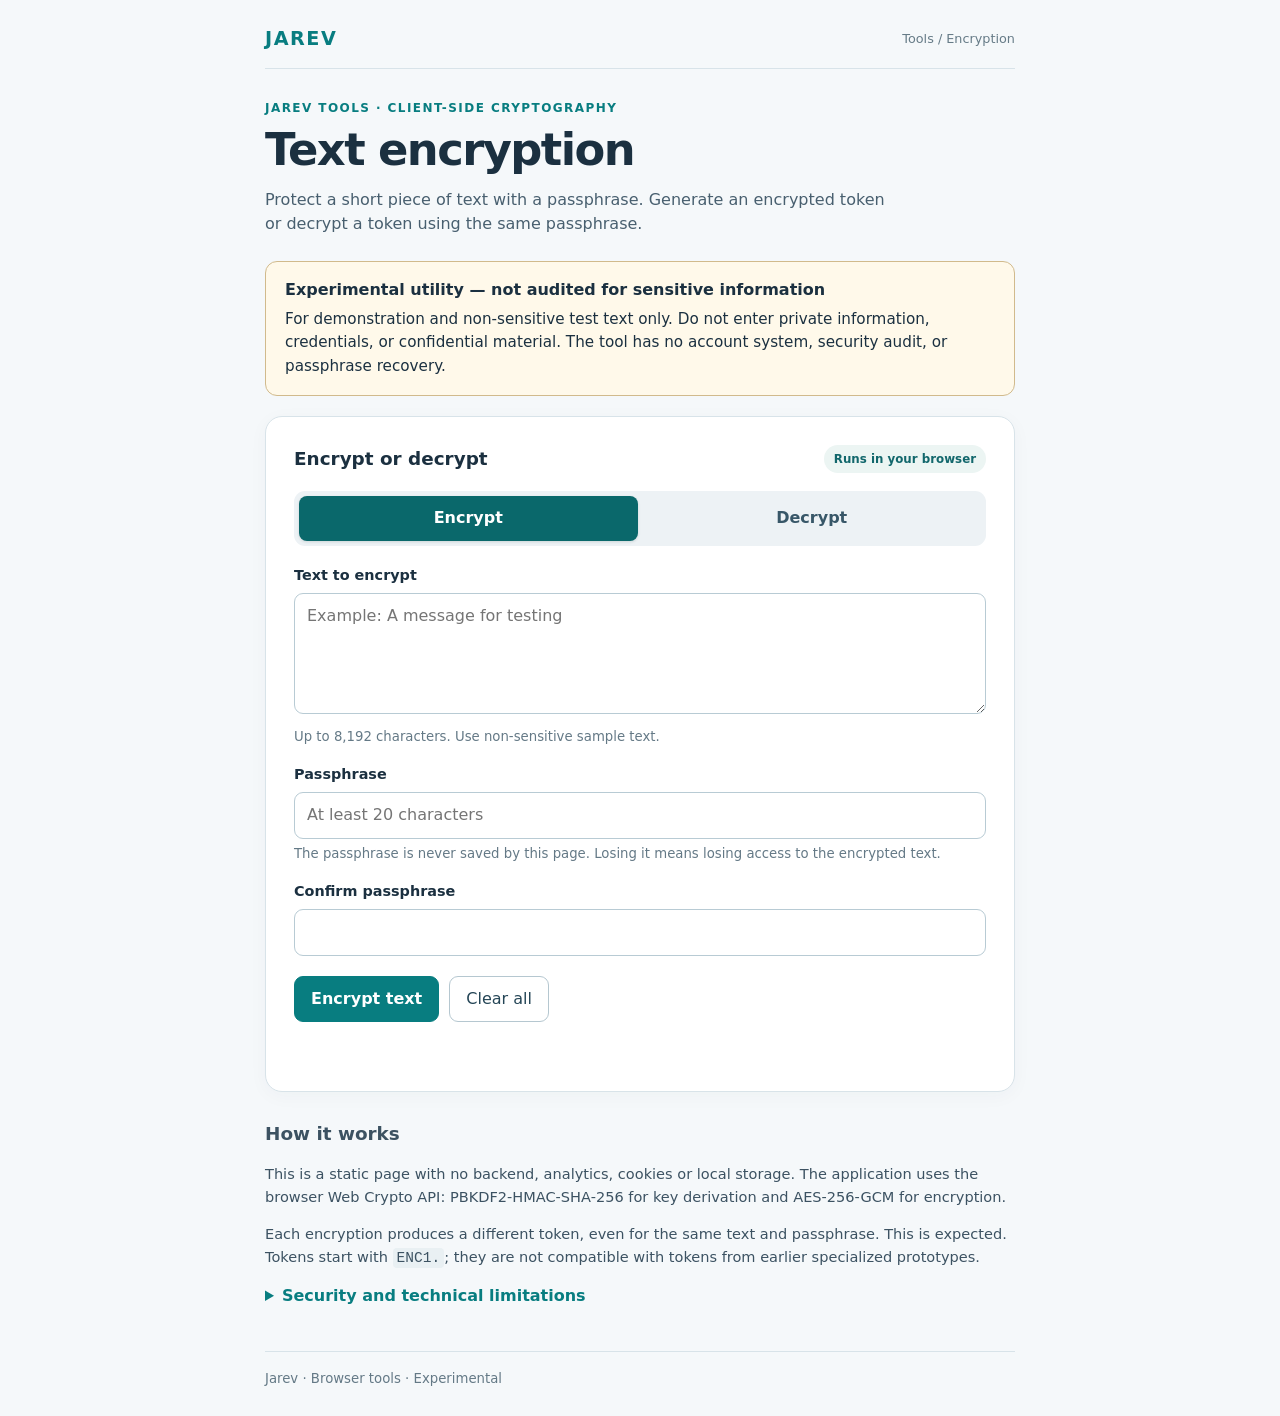
<file: tools/encryption/index.html>
<!doctype html>
<html lang="en">
<head>
  <meta charset="utf-8">
  <meta name="viewport" content="width=device-width, initial-scale=1">
  <meta name="referrer" content="no-referrer">
  <meta name="robots" content="noindex,nofollow,noarchive">
  <meta http-equiv="Content-Security-Policy" content="default-src 'none'; script-src 'self'; style-src 'self'; connect-src 'none'; img-src 'none'; font-src 'none'; object-src 'none'; base-uri 'none'; form-action 'none'">
  <meta name="description" content="A browser-based text encryption and decryption demonstration using AES-256-GCM.">
  <title>Text Encryption · Jarev Tools</title>
  <link rel="stylesheet" href="./style.css">
  <script src="./app.js" defer></script>
</head>
<body>
  <header class="shell topbar">
    <a class="brand" href="/">JAREV</a>
    <span>Tools / Encryption</span>
  </header>
  <main class="shell">
    <p class="eyebrow">Jarev Tools · Client-side cryptography</p>
    <h1>Text encryption</h1>
    <p class="lede">Protect a short piece of text with a passphrase. Generate an encrypted token or decrypt a token using the same passphrase.</p>
    <aside class="notice">
      <strong>Experimental utility — not audited for sensitive information</strong>
      <p>For demonstration and non-sensitive test text only. Do not enter private information, credentials, or confidential material. The tool has no account system, security audit, or passphrase recovery.</p>
    </aside>
    <section class="panel" aria-labelledby="toolHeading">
      <div class="panelHeading">
        <h2 id="toolHeading">Encrypt or decrypt</h2>
        <span class="chip">Runs in your browser</span>
      </div>
      <div class="tabs" role="group" aria-label="Cryptography mode">
        <button type="button" id="encryptTab" aria-pressed="true" class="selected">Encrypt</button>
        <button type="button" id="decryptTab" aria-pressed="false">Decrypt</button>
      </div>
      <form id="cryptoForm" autocomplete="off" novalidate>
        <label for="source" id="sourceLabel">Text to encrypt</label>
        <textarea id="source" rows="4" maxlength="8192" spellcheck="false" autocapitalize="off" autocomplete="off" placeholder="Example: A message for testing"></textarea>
        <p class="hint" id="sourceHint">Up to 8,192 characters. Use non-sensitive sample text.</p>
        <label for="passphrase">Passphrase</label>
        <input type="password" id="passphrase" maxlength="512" autocomplete="off" spellcheck="false" autocapitalize="off" placeholder="At least 20 characters">
        <p class="hint">The passphrase is never saved by this page. Losing it means losing access to the encrypted text.</p>
        <div id="confirmRow">
          <label for="confirmPassphrase">Confirm passphrase</label>
          <input type="password" id="confirmPassphrase" maxlength="512" autocomplete="off" spellcheck="false" autocapitalize="off">
        </div>
        <div class="actions">
          <button type="submit" id="runButton" class="primary">Encrypt text</button>
          <button type="button" id="clearButton">Clear all</button>
        </div>
      </form>
      <p id="status" class="status" role="status" aria-live="polite"></p>
      <div id="outputBlock" hidden>
        <label for="output" id="outputLabel">Encrypted token</label>
        <textarea id="output" rows="5" readonly spellcheck="false"></textarea>
        <div class="actions">
          <button type="button" id="copyButton">Copy token</button>
        </div>
        <p class="hint" id="outputHint">Clipboard managers and clipboard history may retain copied tokens.</p>
      </div>
    </section>
    <section class="explain" aria-labelledby="detailsHeading">
      <h2 id="detailsHeading">How it works</h2>
      <p>This is a static page with no backend, analytics, cookies or local storage. The application uses the browser Web Crypto API: PBKDF2-HMAC-SHA-256 for key derivation and AES-256-GCM for encryption.</p>
      <p>Each encryption produces a different token, even for the same text and passphrase. This is expected. Tokens start with <code>ENC1.</code>; they are not compatible with tokens from earlier specialized prototypes.</p>
      <details>
        <summary>Security and technical limitations</summary>
        <ul>
          <li>600,000 PBKDF2 iterations; random 16-byte salt and 12-byte AES-GCM nonce per encryption; 128-bit authentication tag.</li>
          <li>Processing occurs locally once page assets have loaded. The application code makes no network requests.</li>
          <li>Text is not written to cookies, local storage or browser databases. Results clear when the tab is hidden or closed; decrypted output also clears after 30 seconds.</li>
          <li>A public website, malicious browser extension, compromised computer, altered hosting content or clipboard history are outside the protection provided by this utility.</li>
          <li>Encryption does not replace access controls, proper key management, backups or applicable data-protection requirements.</li>
        </ul>
      </details>
    </section>
  </main>
  <footer class="shell">Jarev · Browser tools · Experimental</footer>
</body>
</html>
</file>
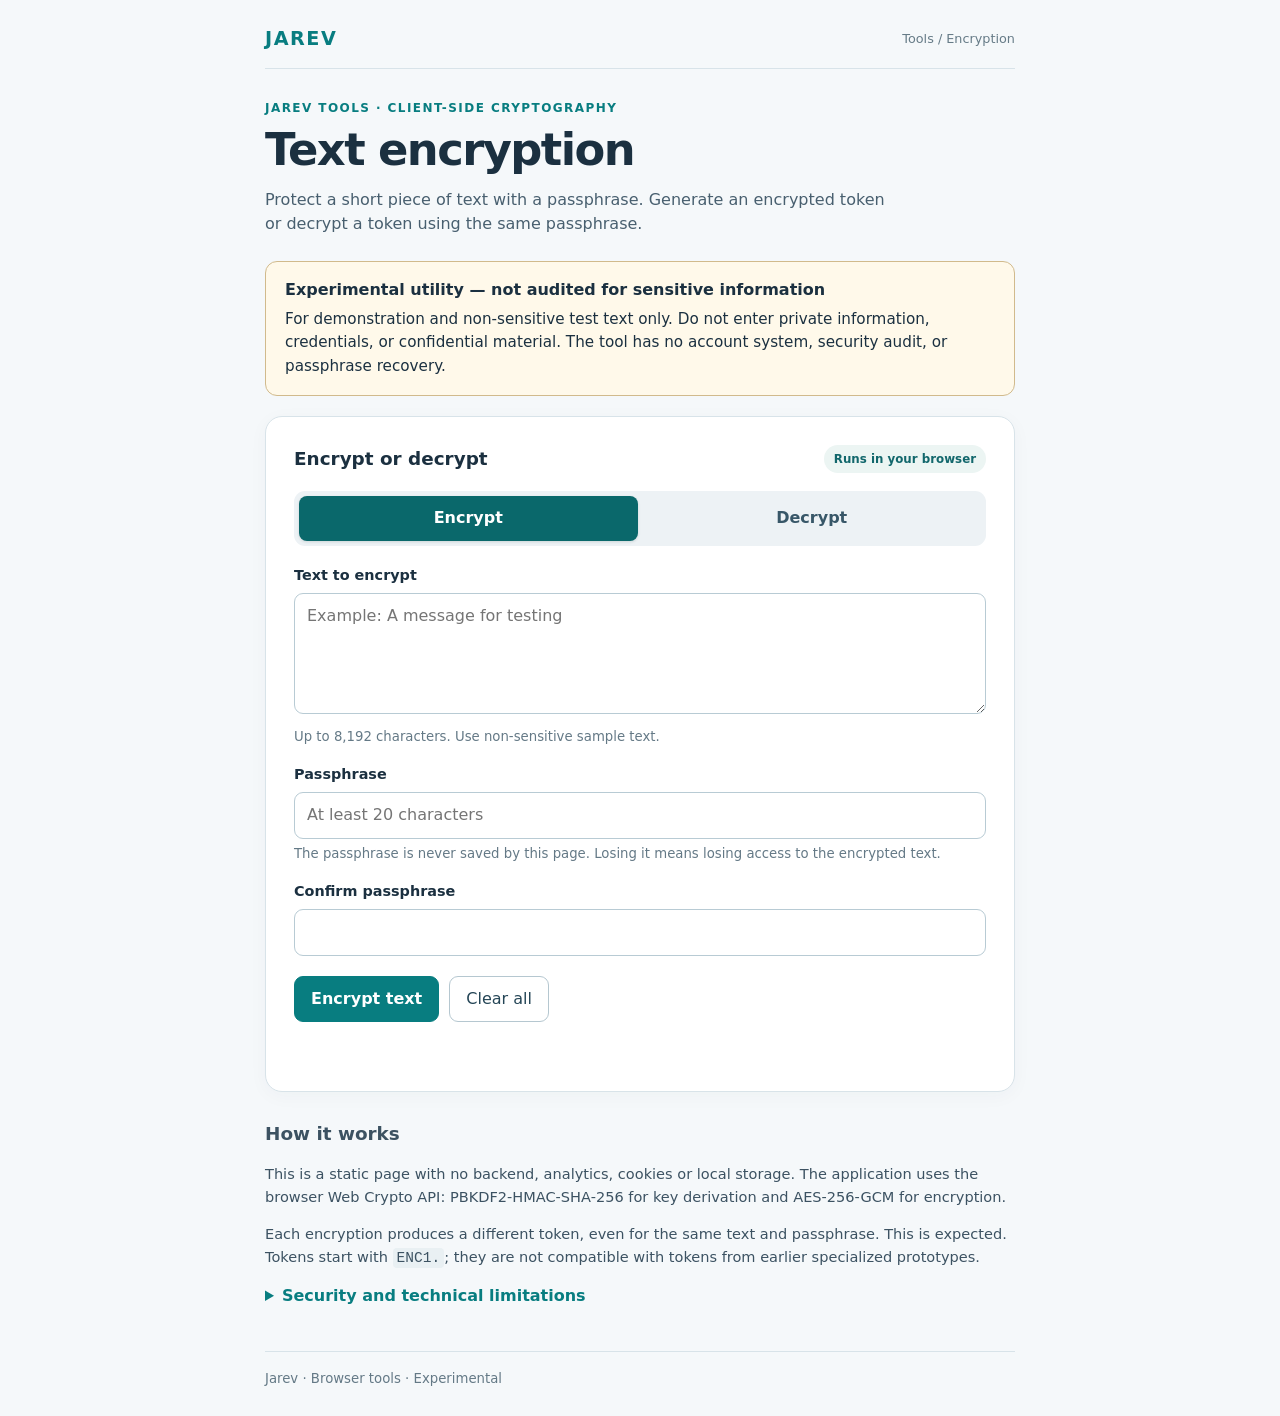
<file: tools/portrait-linkage/index.html>
<!doctype html>
<html lang="en">
<head>
  <meta charset="utf-8">
  <meta name="viewport" content="width=device-width, initial-scale=1">
  <meta name="robots" content="noindex,nofollow,noarchive">
  <meta http-equiv="refresh" content="0;url=../encryption/">
  <link rel="canonical" href="https://jarev.nl/tools/encryption/">
  <title>Encryption tool moved · Jarev</title>
</head>
<body>
  <p>This tool is now available at <a href="../encryption/">Jarev Text Encryption</a>.</p>
</body>
</html>
</file>
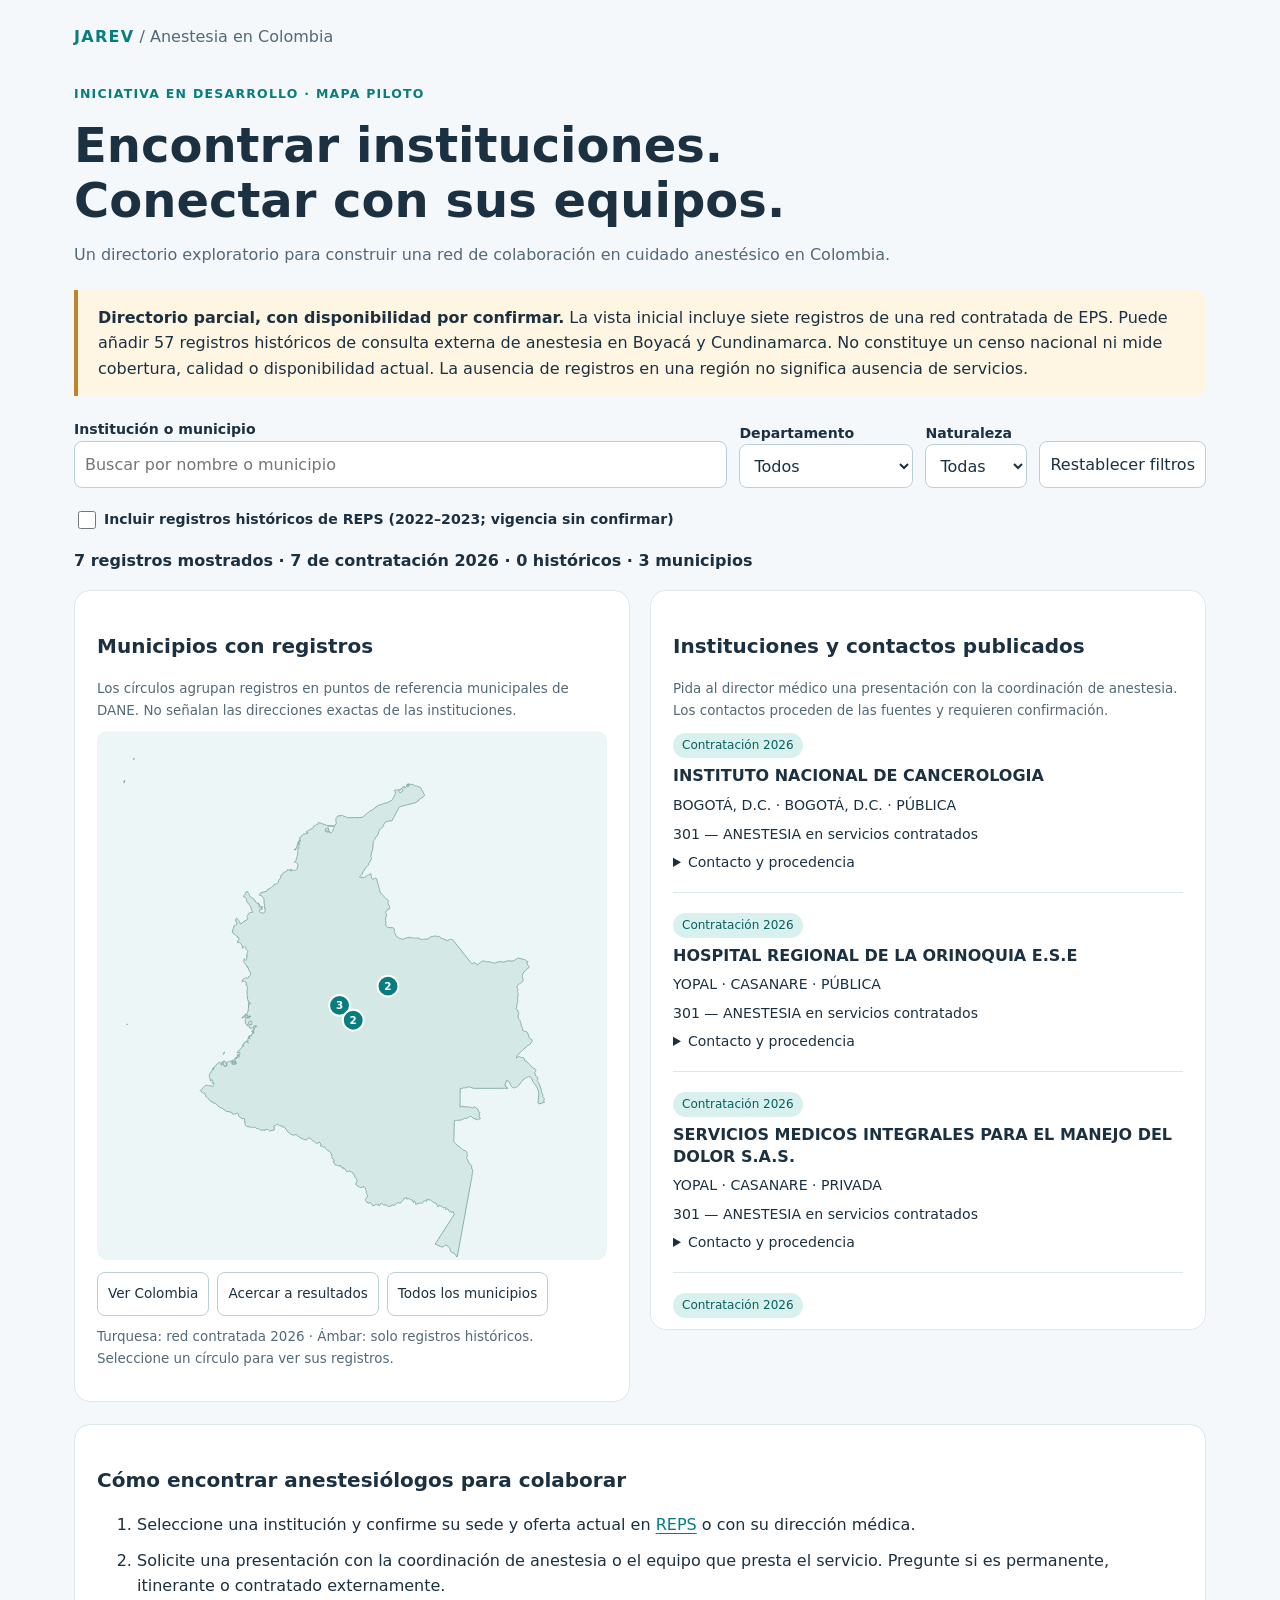
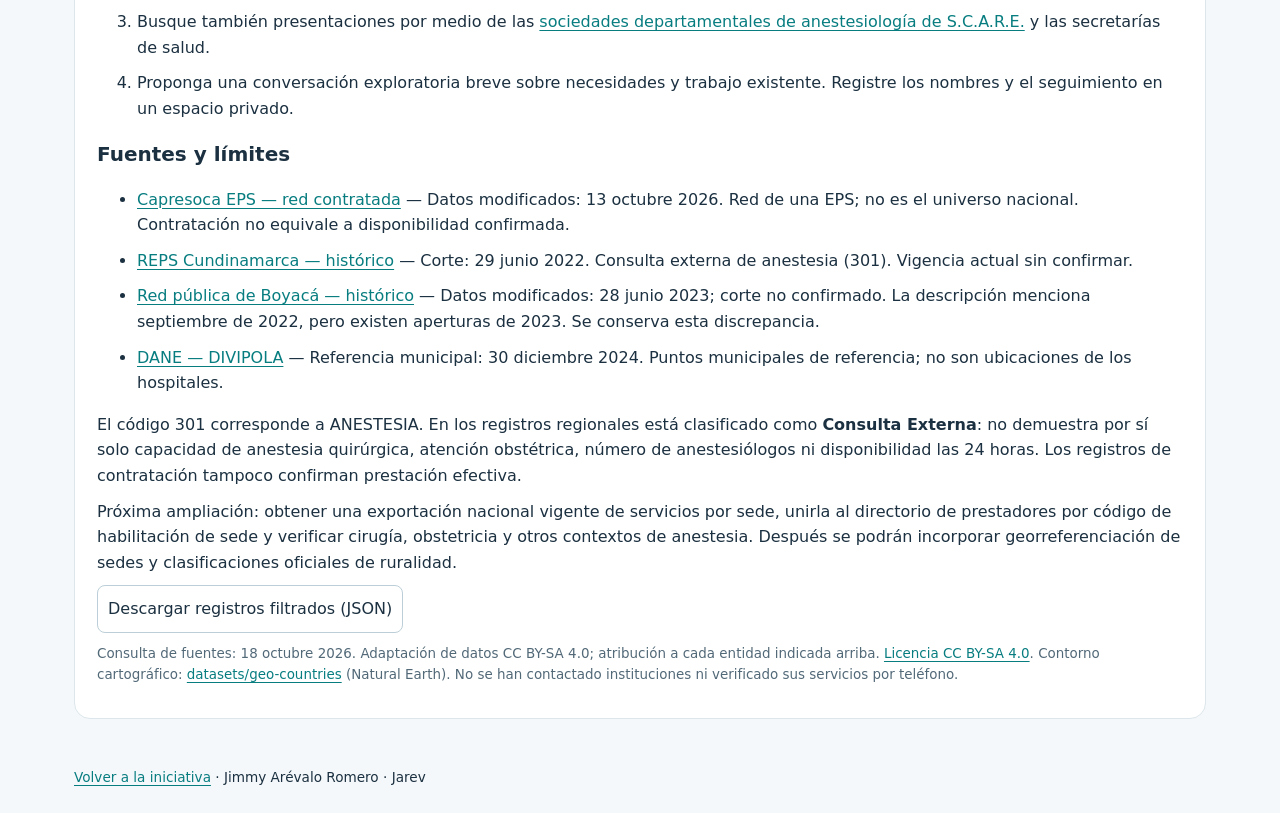
<file: mapa-anestesia.html>
<!DOCTYPE html><html lang="es"><head><meta charset="utf-8"><meta name="viewport" content="width=device-width,initial-scale=1"><title>Mapa exploratorio de anestesia en Colombia | Jarev</title><meta name="description" content="Mapa exploratorio y directorio parcial para identificar instituciones y posibles colaboradores en anestesia en Colombia."><style>
:root{font-family:system-ui,-apple-system,Segoe UI,sans-serif;color:#1b3040;background:#f5f8fa}*{box-sizing:border-box}body{margin:0;line-height:1.6}main,header,footer{max-width:1180px;margin:auto;padding:24px}a{color:#087d80;text-underline-offset:3px}header{padding-bottom:0}.brand{font-weight:800;letter-spacing:.08em;text-decoration:none}h1{font-size:clamp(1.9rem,5vw,3rem);line-height:1.15;margin:14px 0}h2{font-size:1.25rem}p{margin:10px 0}.eyebrow{font-size:.78rem;text-transform:uppercase;letter-spacing:.1em;color:#087d80;font-weight:800}.muted{color:#526978}.notice{border-left:4px solid #bd862e;background:#fff5e3;padding:15px 20px;border-radius:0 12px 12px 0;margin:22px 0}.tools{display:flex;flex-wrap:wrap;gap:12px;margin:20px 0;align-items:end}label{display:block;font-size:.88rem;font-weight:650}input,select,button{font:inherit;color:inherit;border:1px solid #bccfd8;border-radius:8px;padding:10px;background:white;min-height:44px}input[type=search]{width:100%;min-width:180px}.search{flex:1}button{cursor:pointer}button:hover,button:focus-visible{border-color:#087d80;background:#effaf8}:focus-visible{outline:3px solid #087d80;outline-offset:3px}input[type=checkbox]{min-height:0;width:18px;height:18px;vertical-align:middle}.workspace{display:grid;grid-template-columns:1fr 1fr;gap:20px;align-items:start}.map-panel,.list-panel,.method{background:white;border:1px solid #dce6eb;border-radius:16px;padding:22px}.map-panel{position:sticky;top:12px}.map{width:100%;display:block;max-height:560px;background:#edf6f7;border-radius:10px}.map circle{cursor:pointer;stroke:white;stroke-width:2}.map circle:hover,.map circle:focus{stroke:#192f40;stroke-width:3}.map text{pointer-events:none;font-weight:750;font-size:11px;fill:white;text-anchor:middle;dominant-baseline:central}.card{padding:18px 0;border-bottom:1px solid #dce6eb}.card:first-child{padding-top:0}.card:last-child{border:0}.card h3{font-size:1rem;line-height:1.35;margin:7px 0}.badge{font-size:.75rem;background:#d8f1ee;color:#075f61;border-radius:20px;padding:3px 9px;display:inline-block}.historical{background:#fff0d8;color:#805212}.card p{font-size:.88rem;margin:6px 0}.card details{font-size:.88rem}.card summary{cursor:pointer}.stats{font-weight:650;margin:16px 0}.small{font-size:.84rem}.list-panel{max-height:740px;overflow:auto}.method{margin-top:22px}.method li{margin:10px 0}footer{font-size:.85rem}.empty{padding:30px 0}.map-actions{display:flex;gap:8px;flex-wrap:wrap;margin-top:12px}.map-actions button{font-size:.85rem;padding:6px 10px}#selected{margin:8px 0;font-weight:650}a,summary{overflow-wrap:anywhere}@media(max-width:780px){.workspace{grid-template-columns:1fr}.map-panel{position:static}.map{height:390px}.list-panel{max-height:560px}main,header,footer{padding:18px}.map-panel,.list-panel{padding:16px}}
</style></head><body><header><a class="brand" href="./#colombia">JAREV</a> <span class="muted">/ Anestesia en Colombia</span></header><main><p class="eyebrow">Iniciativa en desarrollo · mapa piloto</p><h1>Encontrar instituciones.<br>Conectar con sus equipos.</h1><p class="muted">Un directorio exploratorio para construir una red de colaboración en cuidado anestésico en Colombia.</p><div class="notice"><strong>Directorio parcial, con disponibilidad por confirmar.</strong> La vista inicial incluye siete registros de una red contratada de EPS. Puede añadir 57 registros históricos de consulta externa de anestesia en Boyacá y Cundinamarca. No constituye un censo nacional ni mide cobertura, calidad o disponibilidad actual. La ausencia de registros en una región no significa ausencia de servicios.</div>
<div class="tools"><div class="search"><label for="search">Institución o municipio</label><input id="search" type="search" placeholder="Buscar por nombre o municipio"></div><div><label for="department">Departamento</label><select id="department"><option value="">Todos</option></select></div><div><label for="nature">Naturaleza</label><select id="nature"><option value="">Todas</option><option value="PUBLICA">Pública</option><option value="PRIVADA">Privada</option></select></div><button id="reset">Restablecer filtros</button></div><label><input type="checkbox" id="historical"> Incluir registros históricos de REPS (2022–2023; vigencia sin confirmar)</label><p id="counts" class="stats" aria-live="polite"></p><div class="workspace"><section class="map-panel" aria-labelledby="map-heading"><h2 id="map-heading">Municipios con registros</h2><p class="small muted">Los círculos agrupan registros en puntos de referencia municipales de DANE. No señalan las direcciones exactas de las instituciones.</p><svg id="map" class="map" viewBox="0 0 540 560" role="group" aria-label="Mapa de Colombia; seleccione un municipio para filtrar la lista"><g id="land"></g><g id="markers"></g></svg><div class="map-actions"><button id="country">Ver Colombia</button><button id="fit">Acercar a resultados</button><button id="clear-municipality">Todos los municipios</button></div><p id="selected" aria-live="polite"></p><p class="small muted">Turquesa: red contratada 2026 · Ámbar: solo registros históricos. Seleccione un círculo para ver sus registros.</p></section><section class="list-panel" aria-labelledby="list-heading"><h2 id="list-heading">Instituciones y contactos publicados</h2><p class="small muted">Pida al director médico una presentación con la coordinación de anestesia. Los contactos proceden de las fuentes y requieren confirmación.</p><div id="list"></div></section></div>
<section class="method"><h2>Cómo encontrar anestesiólogos para colaborar</h2><ol><li>Seleccione una institución y confirme su sede y oferta actual en <a href="https://prestadores.minsalud.gov.co/habilitacion/">REPS</a> o con su dirección médica.</li><li>Solicite una presentación con la coordinación de anestesia o el equipo que presta el servicio. Pregunte si es permanente, itinerante o contratado externamente.</li><li>Busque también presentaciones por medio de las <a href="https://scare.org.co/presidentes-sociedades-departamentales/">sociedades departamentales de anestesiología de S.C.A.R.E.</a> y las secretarías de salud.</li><li>Proponga una conversación exploratoria breve sobre necesidades y trabajo existente. Registre los nombres y el seguimiento en un espacio privado.</li></ol><h2>Fuentes y límites</h2><ul id="sources"></ul><p>El código 301 corresponde a ANESTESIA. En los registros regionales está clasificado como <strong>Consulta Externa</strong>: no demuestra por sí solo capacidad de anestesia quirúrgica, atención obstétrica, número de anestesiólogos ni disponibilidad las 24 horas. Los registros de contratación tampoco confirman prestación efectiva.</p><p>Próxima ampliación: obtener una exportación nacional vigente de servicios por sede, unirla al directorio de prestadores por código de habilitación de sede y verificar cirugía, obstetricia y otros contextos de anestesia. Después se podrán incorporar georreferenciación de sedes y clasificaciones oficiales de ruralidad.</p><button id="download">Descargar registros filtrados (JSON)</button><p class="small muted">Consulta de fuentes: 18 octubre 2026. Adaptación de datos CC BY-SA 4.0; atribución a cada entidad indicada arriba. <a href="https://creativecommons.org/licenses/by-sa/4.0/">Licencia CC BY-SA 4.0</a>. Contorno cartográfico: <a href="https://github.com/datasets/geo-countries">datasets/geo-countries</a> (Natural Earth). No se han contactado instituciones ni verificado sus servicios por teléfono.</p></section></main><footer><a href="./#colombia">Volver a la iniciativa</a> · Jimmy Arévalo Romero · Jarev</footer>
<script id="map-data" type="application/json">{"retrieved": "2026-10-18", "records": [{"id": "eps-1", "name": "INSTITUTO NACIONAL DE CANCEROLOGIA", "municipality": "BOGOTÁ, D.C.", "department": "BOGOTÁ, D.C.", "municipality_code": "11001", "coordinates": [4.649251, -74.106992], "source": "capresoca", "date": "2026-10-13", "evidence": "301 — ANESTESIA en servicios contratados", "address": "CALLE 1 No. 9-85", "phone": "(601) 484 6050", "email": "direccion@cancer.gov.co", "nature": "PÚBLICA", "verification": "Pendiente de confirmación con la institución"}, {"id": "eps-2", "name": "HOSPITAL REGIONAL DE LA ORINOQUIA E.S.E", "municipality": "YOPAL", "department": "CASANARE", "municipality_code": "85001", "coordinates": [5.327102, -72.396132], "source": "capresoca", "date": "2026-10-13", "evidence": "301 — ANESTESIA en servicios contratados", "address": "CALLE 15 No. 7-95 MANZANA L CIUDADELA ECOLÓGICA ESTRELLA BON HABITAT", "phone": "(608) 634 4650 / (608) 634 4656", "email": "ventanillaunica@horo.gov.co", "nature": "PÚBLICA", "verification": "Pendiente de confirmación con la institución"}, {"id": "eps-3", "name": "SERVICIOS MEDICOS INTEGRALES PARA EL MANEJO DEL DOLOR S.A.S.", "municipality": "YOPAL", "department": "CASANARE", "municipality_code": "85001", "coordinates": [5.327102, -72.396132], "source": "capresoca", "date": "2026-10-13", "evidence": "301 — ANESTESIA en servicios contratados", "address": "CALLE 19 No. 28-37", "phone": "310 884 7350", "email": "sermidolsas@gmail.com", "nature": "PRIVADA", "verification": "Pendiente de confirmación con la institución"}, {"id": "eps-4", "name": "FUNDACION HOSPITAL LA MISERICORDIA", "municipality": "BOGOTÁ, D.C.", "department": "BOGOTÁ, D.C.", "municipality_code": "11001", "coordinates": [4.649251, -74.106992], "source": "capresoca", "date": "2026-10-13", "evidence": "301 — ANESTESIA en servicios contratados", "address": "AVENIDA CRA 14 No. 1-65", "phone": "(601) 3534016", "email": "lidercalidad@homifundacion.org.co", "nature": "PRIVADA", "verification": "Pendiente de confirmación con la institución"}, {"id": "eps-5", "name": "CLINICA JUAN N CORPAS LTDA.", "municipality": "BOGOTÁ, D.C.", "department": "BOGOTÁ, D.C.", "municipality_code": "11001", "coordinates": [4.649251, -74.106992], "source": "capresoca", "date": "2026-10-13", "evidence": "301 — ANESTESIA en servicios contratados", "address": "KR 111 No. 159A-61", "phone": "(601) 6865000 Ext.1060 - 323 310 3491", "email": "dir_calidad@clinicajuanncorpas.com", "nature": "PRIVADA", "verification": "Pendiente de confirmación con la institución"}, {"id": "eps-6", "name": "CLINICA EMPERATRIZ SAS", "municipality": "VILLAVICENCIO", "department": "META", "municipality_code": "50001", "coordinates": [4.126369, -73.622601], "source": "capresoca", "date": "2026-10-13", "evidence": "301 — ANESTESIA en servicios contratados", "address": "TRANSV 29 No. 41-94 LA GRAMA", "phone": "333033844", "email": "clinicaemperatrizltda@gmail.com", "nature": "PRIVADA", "verification": "Pendiente de confirmación con la institución"}, {"id": "eps-7", "name": "HOSPITAL DE LA GENTE SAS", "municipality": "VILLAVICENCIO", "department": "META", "municipality_code": "50001", "coordinates": [4.126369, -73.622601], "source": "capresoca", "date": "2026-10-13", "evidence": "301 — ANESTESIA en servicios contratados", "address": "CALLE 26 C No. 37-52", "phone": "318 254 4739", "email": "gerenciahospitaldelagente@gmail.com", "nature": "PRIVADA", "verification": "Pendiente de confirmación con la institución"}, {"id": "150010038703", "name": "Consulta Externa Edificio Colón", "municipality": "TUNJA", "department": "BOYACÁ", "municipality_code": "15001", "coordinates": [5.53988, -73.355539], "source": "boyaca", "date": "Fecha de corte no confirmada; publicación modificada 2023-06-28", "evidence": "301 — ANESTESIA; grupo Consulta Externa (registro histórico)", "address": "", "phone": "", "email": "", "nature": "Pública", "verification": "Registro histórico; vigencia y contacto por verificar"}, {"id": "150010078502", "name": "HOSPITAL METROPOLITANO SANTIAGO DE TUNJA", "municipality": "TUNJA", "department": "BOYACÁ", "municipality_code": "15001", "coordinates": [5.53988, -73.355539], "source": "boyaca", "date": "Fecha de corte no confirmada; publicación modificada 2023-06-28", "evidence": "301 — ANESTESIA; grupo Consulta Externa (registro histórico)", "address": "", "phone": "", "email": "", "nature": "Pública", "verification": "Registro histórico; vigencia y contacto por verificar"}, {"id": "151760095501", "name": "SEDE CENTRO", "municipality": "CHIQUINQUIRÁ", "department": "BOYACÁ", "municipality_code": "15176", "coordinates": [5.61379, -73.818745], "source": "boyaca", "date": "Fecha de corte no confirmada; publicación modificada 2023-06-28", "evidence": "301 — ANESTESIA; grupo Consulta Externa (registro histórico)", "address": "", "phone": "", "email": "", "nature": "Pública", "verification": "Registro histórico; vigencia y contacto por verificar"}, {"id": "152380066401", "name": "EMPRESA SOCIAL DEL ESTADO HOSPITAL REGIONAL DE DUITAMA", "municipality": "DUITAMA", "department": "BOYACÁ", "municipality_code": "15238", "coordinates": [5.822964, -73.03063], "source": "boyaca", "date": "Fecha de corte no confirmada; publicación modificada 2023-06-28", "evidence": "301 — ANESTESIA; grupo Consulta Externa (registro histórico)", "address": "", "phone": "", "email": "", "nature": "Pública", "verification": "Registro histórico; vigencia y contacto por verificar"}, {"id": "152990108402", "name": "HOSPITAL DE GARAGOA", "municipality": "GARAGOA", "department": "BOYACÁ", "municipality_code": "15299", "coordinates": [5.083234, -73.364413], "source": "boyaca", "date": "Fecha de corte no confirmada; publicación modificada 2023-06-28", "evidence": "301 — ANESTESIA; grupo Consulta Externa (registro histórico)", "address": "", "phone": "", "email": "", "nature": "Pública", "verification": "Registro histórico; vigencia y contacto por verificar"}, {"id": "153220108401", "name": "HOSPITAL DE GUATEQUE", "municipality": "GUATEQUE", "department": "BOYACÁ", "municipality_code": "15322", "coordinates": [5.007321, -73.471207], "source": "boyaca", "date": "Fecha de corte no confirmada; publicación modificada 2023-06-28", "evidence": "301 — ANESTESIA; grupo Consulta Externa (registro histórico)", "address": "", "phone": "", "email": "", "nature": "Pública", "verification": "Registro histórico; vigencia y contacto por verificar"}, {"id": "154550072601", "name": "HOSPITAL REGIONAL DE MIRAFLORES E.S.E.", "municipality": "MIRAFLORES", "department": "BOYACÁ", "municipality_code": "15455", "coordinates": [5.196515, -73.14563], "source": "boyaca", "date": "Fecha de corte no confirmada; publicación modificada 2023-06-28", "evidence": "301 — ANESTESIA; grupo Consulta Externa (registro histórico)", "address": "", "phone": "", "email": "", "nature": "Pública", "verification": "Registro histórico; vigencia y contacto por verificar"}, {"id": "154690082301", "name": "HOSPITAL REGIONAL DE MONIQUIRA ESE", "municipality": "MONIQUIRÁ", "department": "BOYACÁ", "municipality_code": "15469", "coordinates": [5.876331, -73.573374], "source": "boyaca", "date": "Fecha de corte no confirmada; publicación modificada 2023-06-28", "evidence": "301 — ANESTESIA; grupo Consulta Externa (registro histórico)", "address": "", "phone": "", "email": "", "nature": "Pública", "verification": "Registro histórico; vigencia y contacto por verificar"}, {"id": "155720080701", "name": "EMPRESA SOCIAL DEL ESTADO HOSPITAL JOSE CAYETANO VASQUEZ", "municipality": "PUERTO BOYACÁ", "department": "BOYACÁ", "municipality_code": "15572", "coordinates": [5.976646, -74.587782], "source": "boyaca", "date": "Fecha de corte no confirmada; publicación modificada 2023-06-28", "evidence": "301 — ANESTESIA; grupo Consulta Externa (registro histórico)", "address": "", "phone": "", "email": "", "nature": "Pública", "verification": "Registro histórico; vigencia y contacto por verificar"}, {"id": "157530033201", "name": "EMPRESA SOCIAL DEL ESTADO HOSPITAL SAN ANTONIO DE SOATA", "municipality": "SOATÁ", "department": "BOYACÁ", "municipality_code": "15753", "coordinates": [6.331945, -72.684051], "source": "boyaca", "date": "Fecha de corte no confirmada; publicación modificada 2023-06-28", "evidence": "301 — ANESTESIA; grupo Consulta Externa (registro histórico)", "address": "", "phone": "", "email": "", "nature": "Pública", "verification": "Registro histórico; vigencia y contacto por verificar"}, {"id": "157590079801", "name": "HOSPITAL REGIONAL DE SOGAMOSO EMPRESA SOCIAL DEL ESTADO", "municipality": "SOGAMOSO", "department": "BOYACÁ", "municipality_code": "15759", "coordinates": [5.723976, -72.924355], "source": "boyaca", "date": "Fecha de corte no confirmada; publicación modificada 2023-06-28", "evidence": "301 — ANESTESIA; grupo Consulta Externa (registro histórico)", "address": "", "phone": "", "email": "", "nature": "Pública", "verification": "Registro histórico; vigencia y contacto por verificar"}, {"id": "250530002301", "name": "E.S.E. HOSPITAL SAN ANTONIO DE ARBELAEZ", "municipality": "ARBELÁEZ", "department": "CUNDINAMARCA", "municipality_code": "25053", "coordinates": [4.272534, -74.414901], "source": "cundinamarca", "date": "2022-06-29", "evidence": "301 — ANESTESIA; grupo Consulta Externa (registro histórico)", "address": "CL 7 No. 8-48", "phone": "3204680310", "email": "harbelaez@cundinamarca.gov.co", "nature": "Pública", "verification": "Registro histórico; vigencia y contacto por verificar"}, {"id": "251260216901", "name": "CENTRO MEDICO SAN LUIS CLINICA QUIRURGICA S.A.S", "municipality": "CAJICÁ", "department": "CUNDINAMARCA", "municipality_code": "25126", "coordinates": [4.920009, -74.02298], "source": "cundinamarca", "date": "2022-06-29", "evidence": "301 — ANESTESIA; grupo Consulta Externa (registro histórico)", "address": "Calle 1 Nro. 3-73 y Cra. 4 Nro. 0-90", "phone": "8837318-19-20", "email": "calidad@clinicasanluiscajica.com", "nature": "Privada", "verification": "Registro histórico; vigencia y contacto por verificar"}, {"id": "251260261701", "name": "OPERACION MEDICA ESPECIALIZADA, OME SAS", "municipality": "CAJICÁ", "department": "CUNDINAMARCA", "municipality_code": "25126", "coordinates": [4.920009, -74.02298], "source": "cundinamarca", "date": "2022-06-29", "evidence": "301 — ANESTESIA; grupo Consulta Externa (registro histórico)", "address": "CARRERA 4 No. 1 - 10 CONSULTORIOS 1 Y 2", "phone": "3168309091 Y 8664129", "email": "siau@omesalud.com", "nature": "Privada", "verification": "Registro histórico; vigencia y contacto por verificar"}, {"id": "251260376901", "name": "Centro Integral de diagnostico en Salud 1 SAS", "municipality": "CAJICÁ", "department": "CUNDINAMARCA", "municipality_code": "25126", "coordinates": [4.920009, -74.02298], "source": "cundinamarca", "date": "2022-06-29", "evidence": "301 — ANESTESIA; grupo Consulta Externa (registro histórico)", "address": "Carrera 6 N 2-36", "phone": "3163413068", "email": "gerencia@clinicacids.com.co", "nature": "Privada", "verification": "Registro histórico; vigencia y contacto por verificar"}, {"id": "251510001601", "name": "EMPRESA SOCIAL DEL ESTADO HOSPITAL SAN RAFAEL DE CAQUEZA", "municipality": "CÁQUEZA", "department": "CUNDINAMARCA", "municipality_code": "25151", "coordinates": [4.404112, -73.946473], "source": "cundinamarca", "date": "2022-06-29", "evidence": "301 — ANESTESIA; grupo Consulta Externa (registro histórico)", "address": "Calle 6 Nº 5 - 00", "phone": "8480353", "email": "gerencia@hospitalcaqueza.gov.co", "nature": "Pública", "verification": "Registro histórico; vigencia y contacto por verificar"}, {"id": "251750002001", "name": "E.S.E. HOSPITAL SAN ANTONIO DE CHIA - (251750002001)", "municipality": "CHÍA", "department": "CUNDINAMARCA", "municipality_code": "25175", "coordinates": [4.866508, -74.05], "source": "cundinamarca", "date": "2022-06-29", "evidence": "301 — ANESTESIA; grupo Consulta Externa (registro histórico)", "address": "KR 10 N 8-24", "phone": "5140707", "email": "hchia@esehospitalchia.gov.co", "nature": "Pública", "verification": "Registro histórico; vigencia y contacto por verificar"}, {"id": "251750005901", "name": "CLINICA UNIVERSIDAD DE LA SABANA", "municipality": "CHÍA", "department": "CUNDINAMARCA", "municipality_code": "25175", "coordinates": [4.866508, -74.05], "source": "cundinamarca", "date": "2022-06-29", "evidence": "301 — ANESTESIA; grupo Consulta Externa (registro histórico)", "address": "Km. 21 Autopista Norte- La Caro", "phone": "8617777", "email": "calidad@clinicaunisabana.edu.co", "nature": "Privada", "verification": "Registro histórico; vigencia y contacto por verificar"}, {"id": "251750013201", "name": "CLINICA CHIA S.A", "municipality": "CHÍA", "department": "CUNDINAMARCA", "municipality_code": "25175", "coordinates": [4.866508, -74.05], "source": "cundinamarca", "date": "2022-06-29", "evidence": "301 — ANESTESIA; grupo Consulta Externa (registro histórico)", "address": "CALLE 6 No. 10 -125, CALLE 6 No 10 - 81", "phone": "5938080 ext 303", "email": "calidad@clinicachia.com", "nature": "Privada", "verification": "Registro histórico; vigencia y contacto por verificar"}, {"id": "251750276201", "name": "OFTALMOVER S.A.S", "municipality": "CHÍA", "department": "CUNDINAMARCA", "municipality_code": "25175", "coordinates": [4.866508, -74.05], "source": "cundinamarca", "date": "2022-06-29", "evidence": "301 — ANESTESIA; grupo Consulta Externa (registro histórico)", "address": "CR 4E # 18-94 Antigua CR 2 E # 19-50", "phone": "3103026295", "email": "Calidad@oftalmover.co", "nature": "Privada", "verification": "Registro histórico; vigencia y contacto por verificar"}, {"id": "251750324301", "name": "CLINICA DE MARLY JORGE CAVELIER GAVIRIA SAS", "municipality": "CHÍA", "department": "CUNDINAMARCA", "municipality_code": "25175", "coordinates": [4.866508, -74.05], "source": "cundinamarca", "date": "2022-06-29", "evidence": "301 — ANESTESIA; grupo Consulta Externa (registro histórico)", "address": "AV PASEO DE LOS ZIPAS VDA BOJACA LT 20 Y 23", "phone": "6532000", "email": "gerencia@marlyjcg.com.co", "nature": "Privada", "verification": "Registro histórico; vigencia y contacto por verificar"}, {"id": "251750355001", "name": "GASROSABANA CHIA", "municipality": "CHÍA", "department": "CUNDINAMARCA", "municipality_code": "25175", "coordinates": [4.866508, -74.05], "source": "cundinamarca", "date": "2022-06-29", "evidence": "301 — ANESTESIA; grupo Consulta Externa (registro histórico)", "address": "CR 4 ESTE No 24-65 OFIC 306", "phone": "3104813732", "email": "acuna.adriana@gmail.com", "nature": "Privada", "verification": "Registro histórico; vigencia y contacto por verificar"}, {"id": "251830002501", "name": "ESE HOSPITAL SAN MARTIN DE PORRES DE CHOCONTA", "municipality": "CHOCONTÁ", "department": "CUNDINAMARCA", "municipality_code": "25183", "coordinates": [5.145224, -73.683533], "source": "cundinamarca", "date": "2022-06-29", "evidence": "301 — ANESTESIA; grupo Consulta Externa (registro histórico)", "address": "CARRERA 4 N° 8-12", "phone": "8561301", "email": "gerencia@hospitalsanmartindeporreschoconta.gov.co", "nature": "Pública", "verification": "Registro histórico; vigencia y contacto por verificar"}, {"id": "251830333101", "name": "NEUROPSICO-VITAL", "municipality": "CHOCONTÁ", "department": "CUNDINAMARCA", "municipality_code": "25183", "coordinates": [5.145224, -73.683533], "source": "cundinamarca", "date": "2022-06-29", "evidence": "301 — ANESTESIA; grupo Consulta Externa (registro histórico)", "address": "calle 10b # 4a-29", "phone": "3045275986", "email": "neuropsico.vital@gmail.com", "nature": "Privada", "verification": "Registro histórico; vigencia y contacto por verificar"}, {"id": "252690004901", "name": "EMPRESA SOCIAL DEL ESTADO HOSPITAL SAN RAFAEL DE FACATATIVA", "municipality": "FACATATIVÁ", "department": "CUNDINAMARCA", "municipality_code": "25269", "coordinates": [4.813353, -74.350085], "source": "cundinamarca", "date": "2022-06-29", "evidence": "301 — ANESTESIA; grupo Consulta Externa (registro histórico)", "address": "CARRERA 2 No. 1 - 80", "phone": "8901818", "email": "gerencia@hospitalfacatativa.gov.co", "nature": "Pública", "verification": "Registro histórico; vigencia y contacto por verificar"}, {"id": "252690014101", "name": "CLINICA SANTA ANA S.A.S", "municipality": "FACATATIVÁ", "department": "CUNDINAMARCA", "municipality_code": "25269", "coordinates": [4.813353, -74.350085], "source": "cundinamarca", "date": "2022-06-29", "evidence": "301 — ANESTESIA; grupo Consulta Externa (registro histórico)", "address": "CL 3 No. 4-22", "phone": "3134327455- 3103052392- 3144143156", "email": "clinicasantaana94@yahoo.es", "nature": "Privada", "verification": "Registro histórico; vigencia y contacto por verificar"}, {"id": "252690269701", "name": "MEDIFACA IPS S.A.S", "municipality": "FACATATIVÁ", "department": "CUNDINAMARCA", "municipality_code": "25269", "coordinates": [4.813353, -74.350085], "source": "cundinamarca", "date": "2022-06-29", "evidence": "301 — ANESTESIA; grupo Consulta Externa (registro histórico)", "address": "Carrera 7# 13-95", "phone": "8439102", "email": "medifacaips@gmail.com", "nature": "Privada", "verification": "Registro histórico; vigencia y contacto por verificar"}, {"id": "252790005501", "name": "E.S.E. HOSPITAL SAN VICENTE DE PAUL FOMEQUE", "municipality": "FÓMEQUE", "department": "CUNDINAMARCA", "municipality_code": "25279", "coordinates": [4.485474, -73.892523], "source": "cundinamarca", "date": "2022-06-29", "evidence": "301 — ANESTESIA; grupo Consulta Externa (registro histórico)", "address": "CALLE 4 No. 5-00", "phone": "2411420", "email": "hfomeque@yahoo.com", "nature": "Pública", "verification": "Registro histórico; vigencia y contacto por verificar"}, {"id": "253070020816", "name": "CLINICA COLSUBSIDIO GIRARDOT", "municipality": "GIRARDOT", "department": "CUNDINAMARCA", "municipality_code": "25307", "coordinates": [4.313069, -74.798201], "source": "cundinamarca", "date": "2022-06-29", "evidence": "301 — ANESTESIA; grupo Consulta Externa (registro histórico)", "address": "Carrera 8# 19 -45", "phone": "8359892 Ext. 79803", "email": "monica.retaviscag@colsubsidio.com", "nature": "Privada", "verification": "Registro histórico; vigencia y contacto por verificar"}, {"id": "252860252201", "name": "EMPRESA SOCIAL DEL ESTADO DEL ORDEN DEPARTAMENTAL HOSPITAL NUESTRA SEÑORA DE LAS MERCEDES DEL MUNICIPIO DE FUNZA", "municipality": "FUNZA", "department": "CUNDINAMARCA", "municipality_code": "25286", "coordinates": [4.710412, -74.201528], "source": "cundinamarca", "date": "2022-06-29", "evidence": "301 — ANESTESIA; grupo Consulta Externa (registro histórico)", "address": "CALLE 11 N° 9 99", "phone": "8264000", "email": "gerencia@hospitalfunza.gov.co", "nature": "Pública", "verification": "Registro histórico; vigencia y contacto por verificar"}, {"id": "252900003601", "name": "EMPRESA SOCIAL DEL ESTADO HOSPITAL SAN RAFAEL DE FUSAGASUGA", "municipality": "FUSAGASUGÁ", "department": "CUNDINAMARCA", "municipality_code": "25290", "coordinates": [4.336723, -74.37543], "source": "cundinamarca", "date": "2022-06-29", "evidence": "301 — ANESTESIA; grupo Consulta Externa (registro histórico)", "address": "DG 23. # 12-64", "phone": "8733000 EXT 102", "email": "gerencia@hospitaldefusagasuga.gov.co", "nature": "Pública", "verification": "Registro histórico; vigencia y contacto por verificar"}, {"id": "252900011406", "name": "SOCIEDAD MEDICO QUIRURGICA NUESTRA SEÑORA DE BELEN DE FUSAGASUGA S.A.S.", "municipality": "FUSAGASUGÁ", "department": "CUNDINAMARCA", "municipality_code": "25290", "coordinates": [4.336723, -74.37543], "source": "cundinamarca", "date": "2022-06-29", "evidence": "301 — ANESTESIA; grupo Consulta Externa (registro histórico)", "address": "CL 17 No. 12-38", "phone": "8868888 / 8868889", "email": "gerenciageneral@clinicabelen.com.co", "nature": "Privada", "verification": "Registro histórico; vigencia y contacto por verificar"}, {"id": "252900011407", "name": "SOCIEDAD MEDICO QUIRÚRGICA NUESTRA SEÑORA DE BELEN DE FUSAGASUGA S.A.S.", "municipality": "FUSAGASUGÁ", "department": "CUNDINAMARCA", "municipality_code": "25290", "coordinates": [4.336723, -74.37543], "source": "cundinamarca", "date": "2022-06-29", "evidence": "301 — ANESTESIA; grupo Consulta Externa (registro histórico)", "address": "CL 16 BIS NO. 12 - 76", "phone": "8868888 / 8868889", "email": "gerenciageneral@clinicabelen.com.co", "nature": "Privada", "verification": "Registro histórico; vigencia y contacto por verificar"}, {"id": "252900032901", "name": "SOCIEDAD MEDICA DE ESPECIALISTAS DIAGNOSTICO E IMAGENOLOGIA MEDSALUD LIMITADA", "municipality": "FUSAGASUGÁ", "department": "CUNDINAMARCA", "municipality_code": "25290", "coordinates": [4.336723, -74.37543], "source": "cundinamarca", "date": "2022-06-29", "evidence": "301 — ANESTESIA; grupo Consulta Externa (registro histórico)", "address": "KR 14 BIS No. 16-10", "phone": "3108802387", "email": "calidad@medsaludips.com", "nature": "Privada", "verification": "Registro histórico; vigencia y contacto por verificar"}, {"id": "252970003501", "name": "EMPRESA SOCIAL DEL ESTADO HOSPITAL SAN FRANCISCO DE GACHETA", "municipality": "GACHETÁ", "department": "CUNDINAMARCA", "municipality_code": "25297", "coordinates": [4.816411, -73.636377], "source": "cundinamarca", "date": "2022-06-29", "evidence": "301 — ANESTESIA; grupo Consulta Externa (registro histórico)", "address": "CARRERA 8 No 6A 121", "phone": "8538342", "email": "hgacheta@cundinamarca.gov.co", "nature": "Pública", "verification": "Registro histórico; vigencia y contacto por verificar"}, {"id": "253070000401", "name": "CLINICA DE ESPECIALISTAS", "municipality": "GIRARDOT", "department": "CUNDINAMARCA", "municipality_code": "25307", "coordinates": [4.313069, -74.798201], "source": "cundinamarca", "date": "2022-06-29", "evidence": "301 — ANESTESIA; grupo Consulta Externa (registro histórico)", "address": "CL 13 No.10-49 Y CL 13 No.10-65", "phone": "6017943221 - 3174336100 - 3187117276", "email": "agerencia@clinicadeespecialistasgirardot.com", "nature": "Privada", "verification": "Registro histórico; vigencia y contacto por verificar"}, {"id": "253070263101", "name": "CLÍNICA SAN RAFAEL DUMIAN GIRARDOT", "municipality": "GIRARDOT", "department": "CUNDINAMARCA", "municipality_code": "25307", "coordinates": [4.313069, -74.798201], "source": "cundinamarca", "date": "2022-06-29", "evidence": "301 — ANESTESIA; grupo Consulta Externa (registro histórico)", "address": "CRA 5 No. 20 C 30", "phone": "8886000", "email": "calidad@clinicasanrafael.net", "nature": "Privada", "verification": "Registro histórico; vigencia y contacto por verificar"}, {"id": "253070281701", "name": "UNIDAD OFTALMOLOGICA DE ALTA TECNOLOGIA S.A.S", "municipality": "GIRARDOT", "department": "CUNDINAMARCA", "municipality_code": "25307", "coordinates": [4.313069, -74.798201], "source": "cundinamarca", "date": "2022-06-29", "evidence": "301 — ANESTESIA; grupo Consulta Externa (registro histórico)", "address": "CALLE 20A # 7-40 B/ GRANADA", "phone": "3153102430", "email": "rlilianabuitrago@gmail.com", "nature": "Privada", "verification": "Registro histórico; vigencia y contacto por verificar"}, {"id": "253070324101", "name": "JUNICAL MEDICAL S.A.S.", "municipality": "GIRARDOT", "department": "CUNDINAMARCA", "municipality_code": "25307", "coordinates": [4.313069, -74.798201], "source": "cundinamarca", "date": "2022-06-29", "evidence": "301 — ANESTESIA; grupo Consulta Externa (registro histórico)", "address": "CRA 6A N 20-115 Y CRA 5 N 20A-37 /05/39/45/47", "phone": "3208015513", "email": "calidadjunical@gmail.com", "nature": "Privada", "verification": "Registro histórico; vigencia y contacto por verificar"}, {"id": "253200007401", "name": "EMPRESA SOCIAL DEL ESTADO HOSPITAL SAN JOSE DE GUADUAS", "municipality": "GUADUAS", "department": "CUNDINAMARCA", "municipality_code": "25320", "coordinates": [5.072076, -74.603402], "source": "cundinamarca", "date": "2022-06-29", "evidence": "301 — ANESTESIA; grupo Consulta Externa (registro histórico)", "address": "CL 4 No. 12-41", "phone": "8466366", "email": "gerencia@esehospitalsanjosedeguaduas.gov.co", "nature": "Pública", "verification": "Registro histórico; vigencia y contacto por verificar"}, {"id": "253860004301", "name": "EMPRESA SOCIAL DEL ESTADO HOSPITAL PEDRO LEON ALVAREZ DIAZ", "municipality": "LA MESA", "department": "CUNDINAMARCA", "municipality_code": "25386", "coordinates": [4.631028, -74.461588], "source": "cundinamarca", "date": "2022-06-29", "evidence": "301 — ANESTESIA; grupo Consulta Externa (registro histórico)", "address": "CALLE 8 25 34", "phone": "3172601556", "email": "gerencia@hospilamesa.gov.co", "nature": "Pública", "verification": "Registro histórico; vigencia y contacto por verificar"}, {"id": "254020311301", "name": "EMPRESA SOCIAL DEL ESTADO HOSPITAL DE LA VEGA", "municipality": "LA VEGA", "department": "CUNDINAMARCA", "municipality_code": "25402", "coordinates": [4.997768, -74.336885], "source": "cundinamarca", "date": "2022-06-29", "evidence": "301 — ANESTESIA; grupo Consulta Externa (registro histórico)", "address": "TRANSVERSAL 3 Nº 10 - 50", "phone": "8458814", "email": "gerencia@eselavega-cundinamarca.gov.co", "nature": "Pública", "verification": "Registro histórico; vigencia y contacto por verificar"}, {"id": "254300002101", "name": "E.S.E.HOSPITAL SANTA MATILDE DE MADRID", "municipality": "MADRID", "department": "CUNDINAMARCA", "municipality_code": "25430", "coordinates": [4.732791, -74.265854], "source": "cundinamarca", "date": "2022-06-29", "evidence": "301 — ANESTESIA; grupo Consulta Externa (registro histórico)", "address": "CR. 6 N° 11-45", "phone": "5461950 y del 51 al 59 Ext: 101 o 105", "email": "calidad@hsmmadrid.gov.co", "nature": "Pública", "verification": "Registro histórico; vigencia y contacto por verificar"}, {"id": "254730030301", "name": "HOSPITAL MARIA AUXILIADORA EMPRESA SOCIAL DE ESTADO DEL MUNICIPIO DE MOSQUERA", "municipality": "MOSQUERA", "department": "CUNDINAMARCA", "municipality_code": "25473", "coordinates": [4.70653, -74.221154], "source": "cundinamarca", "date": "2022-06-29", "evidence": "301 — ANESTESIA; grupo Consulta Externa (registro histórico)", "address": "Calle 3 N° 2-15 ESTE", "phone": "3505384201-3118544415", "email": "info@esemariaauxiliadora.gov.co", "nature": "Pública", "verification": "Registro histórico; vigencia y contacto por verificar"}, {"id": "255130002801", "name": "E.S.E. HOSPITAL SAN RAFAEL DE PACHO - (255130002801)", "municipality": "PACHO", "department": "CUNDINAMARCA", "municipality_code": "25513", "coordinates": [5.136907, -74.156132], "source": "cundinamarca", "date": "2022-06-29", "evidence": "301 — ANESTESIA; grupo Consulta Externa (registro histórico)", "address": "CL 9 No. 16-35", "phone": "8540185 ext 127 - 3102321462", "email": "hpacho@cundinamarca.gov.co", "nature": "Pública", "verification": "Registro histórico; vigencia y contacto por verificar"}, {"id": "257400191502", "name": "UNIDAD MEDICO QUIRURGICO SAN LUIS", "municipality": "SIBATÉ", "department": "CUNDINAMARCA", "municipality_code": "25740", "coordinates": [4.492625, -74.257874], "source": "cundinamarca", "date": "2022-06-29", "evidence": "301 — ANESTESIA; grupo Consulta Externa (registro histórico)", "address": "KR 7 B No. 7- 129", "phone": "8400347", "email": "umqsanluis@yahoo.com", "nature": "Privada", "verification": "Registro histórico; vigencia y contacto por verificar"}, {"id": "257540038014", "name": "CENTRO DE CONSULTA EXTERNA", "municipality": "SOACHA", "department": "CUNDINAMARCA", "municipality_code": "25754", "coordinates": [4.579268, -74.215463], "source": "cundinamarca", "date": "2022-06-29", "evidence": "301 — ANESTESIA; grupo Consulta Externa (registro histórico)", "address": "calle 13 No 9-85", "phone": "7309230 EXT. 1140", "email": "gerencia@hmgy.gov.co", "nature": "Pública", "verification": "Registro histórico; vigencia y contacto por verificar"}, {"id": "254300273407", "name": "BIENESTAR IPS SEDE MADRID", "municipality": "MADRID", "department": "CUNDINAMARCA", "municipality_code": "25430", "coordinates": [4.732791, -74.265854], "source": "cundinamarca", "date": "2022-06-29", "evidence": "301 — ANESTESIA; grupo Consulta Externa (registro histórico)", "address": "CALLE 7 No 1a 91 local 28 y 29", "phone": "3164659236", "email": "notificacionesjudiciales@bienestarips.com", "nature": "Privada", "verification": "Registro histórico; vigencia y contacto por verificar"}, {"id": "257540363301", "name": "HOSPITAL CARDIOVASCULAR DE CUNDINAMARCA S.A", "municipality": "SOACHA", "department": "CUNDINAMARCA", "municipality_code": "25754", "coordinates": [4.579268, -74.215463], "source": "cundinamarca", "date": "2022-06-29", "evidence": "301 — ANESTESIA; grupo Consulta Externa (registro histórico)", "address": "Cr 4 Este N° 31-88", "phone": "5922979", "email": "calidad@hccsa.com.co", "nature": "Privada", "verification": "Registro histórico; vigencia y contacto por verificar"}, {"id": "257990003801", "name": "CLINICA DE TENJO LTDA.", "municipality": "TENJO", "department": "CUNDINAMARCA", "municipality_code": "25799", "coordinates": [4.872014, -74.143724], "source": "cundinamarca", "date": "2022-06-29", "evidence": "301 — ANESTESIA; grupo Consulta Externa (registro histórico)", "address": "CRA. 6 No. 1F-04/16", "phone": "9144424", "email": "clinicadetenjo@clinicadetenjo.com", "nature": "Privada", "verification": "Registro histórico; vigencia y contacto por verificar"}, {"id": "258170385101", "name": "HOSPITAL NUESTRA SEÑORA DEL TRANSITO DEL MUNICIPIO DE TOCANCIPA", "municipality": "TOCANCIPÁ", "department": "CUNDINAMARCA", "municipality_code": "25817", "coordinates": [4.964641, -73.91207], "source": "cundinamarca", "date": "2022-06-29", "evidence": "301 — ANESTESIA; grupo Consulta Externa (registro histórico)", "address": "CARRERA 4 #12-34", "phone": "3208386455", "email": "gerencia@hospitaltocancipa.com", "nature": "Privada", "verification": "Registro histórico; vigencia y contacto por verificar"}, {"id": "258430002601", "name": "EMPRESA SOCIAL DEL ESTADO HOSPITAL EL SALVADOR DE UBATE", "municipality": "VILLA DE SAN DIEGO DE UBATÉ", "department": "CUNDINAMARCA", "municipality_code": "25843", "coordinates": [5.307463, -73.814367], "source": "cundinamarca", "date": "2022-06-29", "evidence": "301 — ANESTESIA; grupo Consulta Externa (registro histórico)", "address": "KR 4 No. 5-44", "phone": "8552833 8553222 ext 137", "email": "gestiondecalidadhospitalubate@gmail.com", "nature": "Pública", "verification": "Registro histórico; vigencia y contacto por verificar"}, {"id": "258430010803", "name": "CLÍNICA SAN LUIS", "municipality": "VILLA DE SAN DIEGO DE UBATÉ", "department": "CUNDINAMARCA", "municipality_code": "25843", "coordinates": [5.307463, -73.814367], "source": "cundinamarca", "date": "2022-06-29", "evidence": "301 — ANESTESIA; grupo Consulta Externa (registro histórico)", "address": "CALLE 6 No. 7-61", "phone": "3208482389 - 8890404 EXT. 104", "email": "gerencia@unidadmedicaorluz.com", "nature": "Privada", "verification": "Registro histórico; vigencia y contacto por verificar"}, {"id": "258750003201", "name": "EMPRESA SOCIAL DEL ESTADO HOSPITAL SALAZAR DE VILLETA", "municipality": "VILLETA", "department": "CUNDINAMARCA", "municipality_code": "25875", "coordinates": [5.012754, -74.469686], "source": "cundinamarca", "date": "2022-06-29", "evidence": "301 — ANESTESIA; grupo Consulta Externa (registro histórico)", "address": "Calle 1 N. 1-76", "phone": "8444118 - 8444646", "email": "hvilleta@cundinamarca.gov.co", "nature": "Pública", "verification": "Registro histórico; vigencia y contacto por verificar"}, {"id": "258990256001", "name": "MEINTEGRAL ZIPAQUIRA", "municipality": "ZIPAQUIRÁ", "department": "CUNDINAMARCA", "municipality_code": "25899", "coordinates": [5.025477, -73.994444], "source": "cundinamarca", "date": "2022-06-29", "evidence": "301 — ANESTESIA; grupo Consulta Externa (registro histórico)", "address": "Cra 16 No 5-28", "phone": "8816806", "email": "adzmeintegral@GMAIL.COM", "nature": "Privada", "verification": "Registro histórico; vigencia y contacto por verificar"}, {"id": "258990299001", "name": "ESE HOSPITAL UNIVERSITARIO DE LA SAMARITANA UNIDAD FUNCIONAL ZIPAQUIRA", "municipality": "ZIPAQUIRÁ", "department": "CUNDINAMARCA", "municipality_code": "25899", "coordinates": [5.025477, -73.994444], "source": "cundinamarca", "date": "2022-06-29", "evidence": "301 — ANESTESIA; grupo Consulta Externa (registro histórico)", "address": "CALLE 10 N. 7-52", "phone": "8522456", "email": "zpgeneral@hus.org.co", "nature": "Pública", "verification": "Registro histórico; vigencia y contacto por verificar"}, {"id": "258990299020", "name": "HOSPITAL REGIONAL DE ZIPAQUIRÁ", "municipality": "ZIPAQUIRÁ", "department": "CUNDINAMARCA", "municipality_code": "25899", "coordinates": [5.025477, -73.994444], "source": "cundinamarca", "date": "2022-06-29", "evidence": "301 — ANESTESIA; grupo Consulta Externa (registro histórico)", "address": "CALLE 1 SUR N° 11-90", "phone": "4077075 EXT. 10702", "email": "hrz.director@hus.org.co", "nature": "Pública", "verification": "Registro histórico; vigencia y contacto por verificar"}], "sources": [{"id": "capresoca", "title": "Capresoca EPS — red contratada", "url": "https://www.datos.gov.co/d/ik3u-sdxz", "date": "Datos modificados: 13 octubre 2026", "scope": "Red de una EPS; no es el universo nacional. Contratación no equivale a disponibilidad confirmada."}, {"id": "cundinamarca", "title": "REPS Cundinamarca — histórico", "url": "https://www.datos.gov.co/d/j93s-yemu", "date": "Corte: 29 junio 2022", "scope": "Consulta externa de anestesia (301). Vigencia actual sin confirmar."}, {"id": "boyaca", "title": "Red pública de Boyacá — histórico", "url": "https://www.datos.gov.co/d/p9n2-9qsb", "date": "Datos modificados: 28 junio 2023; corte no confirmado", "scope": "La descripción menciona septiembre de 2022, pero existen aperturas de 2023. Se conserva esta discrepancia."}, {"id": "municipalities", "title": "DANE — DIVIPOLA", "url": "https://www.datos.gov.co/d/gdxc-w37w", "date": "Referencia municipal: 30 diciembre 2024", "scope": "Puntos municipales de referencia; no son ubicaciones de los hospitales."}], "license": "Adaptación de datos publicados bajo CC BY-SA 4.0; consultar cada fuente.", "boundary_source": "https://github.com/datasets/geo-countries", "boundary": {"type": "FeatureCollection", "features": [{"type": "Feature", "properties": {"name": "Colombia", "ISO3166-1-Alpha-3": "COL", "ISO3166-1-Alpha-2": "CO"}, "geometry": {"type": "MultiPolygon", "coordinates": [[[[-78.828684, 1.434312], [-78.812856, 1.441799], [-78.819569, 1.459703], [-78.831939, 1.470364], [-78.845204, 1.478827], [-78.854482, 1.49018], [-78.855621, 1.505439], [-78.853505, 1.5244], [-78.853342, 1.543362], [-78.860707, 1.558498], [-78.867096, 1.560289], [-78.879994, 1.554145], [-78.899599, 1.545328], [-78.907932, 1.555049], [-78.918115, 1.564306], [-78.931079, 1.566158], [-78.940801, 1.574951], [-78.962571, 1.586987], [-78.971513, 1.591281], [-78.99798, 1.607937], [-79.012686, 1.623613], [-79.021512, 1.63831], [-79.016612, 1.654965], [-79.00877, 1.66476], [-78.993085, 1.670634], [-78.97348, 1.675527], [-78.95584, 1.692179], [-78.940163, 1.722558], [-78.926443, 1.741178], [-78.900958, 1.766663], [-78.880372, 1.790193], [-78.866645, 1.804905], [-78.846052, 1.821585], [-78.799387, 1.832017], [-78.776845, 1.828437], [-78.759448, 1.830547], [-78.7376, 1.825801], [-78.718604, 1.817256], [-78.697255, 1.812079], [-78.663726, 1.80976], [-78.641591, 1.804877], [-78.612636, 1.801311], [-78.607538, 1.798764], [-78.600527, 1.790489], [-78.590973, 1.783485], [-78.580788, 1.7803], [-78.57123, 1.782207], [-78.571849, 1.796212], [-78.570564, 1.803852], [-78.566727, 1.819768], [-78.553328, 1.834412], [-78.546296, 1.859884], [-78.554067, 1.876207], [-78.552846, 1.891181], [-78.551178, 1.894477], [-78.547841, 1.899319], [-78.545155, 1.905911], [-78.5454, 1.91474], [-78.54835, 1.920613], [-78.5523, 1.916646], [-78.558483, 1.90417], [-78.571497, 1.896806], [-78.591367, 1.896843], [-78.59763, 1.909885], [-78.598209, 1.928567], [-78.593821, 1.948879], [-78.592519, 1.964057], [-78.587473, 1.988471], [-78.586334, 2.000393], [-78.589589, 2.009101], [-78.597727, 2.019355], [-78.608022, 2.027981], [-78.617991, 2.03144], [-78.629018, 2.025336], [-78.637196, 2.012356], [-78.647474, 1.980641], [-78.658244, 1.974992], [-78.665606, 1.982915], [-78.667348, 2.003648], [-78.670684, 2.030994], [-78.682987, 2.065041], [-78.691769, 2.11248], [-78.700548, 2.146744], [-78.703159, 2.189805], [-78.691706, 2.214419], [-78.679361, 2.241683], [-78.672298, 2.26719], [-78.645375, 2.278266], [-78.636952, 2.306586], [-78.607411, 2.359809], [-78.585683, 2.403144], [-78.574086, 2.433173], [-78.55899, 2.449164], [-78.565297, 2.432563], [-78.566274, 2.415513], [-78.563588, 2.398342], [-78.55899, 2.381537], [-78.544911, 2.426744], [-78.536203, 2.475152], [-78.525045, 2.495507], [-78.506458, 2.490871], [-78.481388, 2.522314], [-78.456333, 2.551899], [-78.432216, 2.587028], [-78.410887, 2.595331], [-78.393276, 2.611963], [-78.371963, 2.632291], [-78.346018, 2.647986], [-78.333973, 2.647045], [-78.324707, 2.62391], [-78.313595, 2.597082], [-78.29786, 2.571181], [-78.277504, 2.542509], [-78.25475, 2.541897], [-78.265463, 2.575777], [-78.271009, 2.604441], [-78.270076, 2.634952], [-78.261743, 2.649741], [-78.246931, 2.663601], [-78.235826, 2.646015], [-78.228431, 2.615496], [-78.234917, 2.593315], [-78.224745, 2.576668], [-78.215501, 2.555402], [-78.207753, 2.53734], [-78.193105, 2.52143], [-78.184397, 2.515204], [-78.148793, 2.497545], [-78.132476, 2.492743], [-78.122955, 2.493638], [-78.106557, 2.504381], [-78.086659, 2.510565], [-78.085276, 2.516059], [-78.085072, 2.523586], [-78.085764, 2.529853], [-78.086659, 2.531684], [-78.083119, 2.537543], [-78.081654, 2.54149], [-78.081361, 2.57749], [-78.085049, 2.592281], [-78.089663, 2.607996], [-78.099827, 2.624637], [-78.105365, 2.642204], [-78.096105, 2.651451], [-78.073902, 2.64682], [-78.063718, 2.65421], [-78.039656, 2.655127], [-78.021147, 2.654195], [-78.004485, 2.655114], [-77.991517, 2.663432], [-77.969283, 2.676372], [-77.94984, 2.674518], [-77.935862, 2.662055], [-77.925445, 2.643215], [-77.917592, 2.63227], [-77.90689, 2.629462], [-77.888051, 2.634711], [-77.897043, 2.619086], [-77.905426, 2.598212], [-77.904286, 2.579983], [-77.884348, 2.572089], [-77.872548, 2.570787], [-77.852366, 2.566107], [-77.83967, 2.565863], [-77.813832, 2.571234], [-77.802398, 2.572089], [-77.777943, 2.577704], [-77.760406, 2.59162], [-77.75121, 2.609605], [-77.751536, 2.627265], [-77.757639, 2.63996], [-77.76891, 2.657172], [-77.783355, 2.671373], [-77.798695, 2.675727], [-77.798695, 2.681871], [-77.778188, 2.681871], [-77.778188, 2.689399], [-77.791331, 2.691962], [-77.797597, 2.698717], [-77.79776, 2.707668], [-77.79247, 2.716702], [-77.802887, 2.719387], [-77.806304, 2.725531], [-77.804433, 2.734076], [-77.798695, 2.743964], [-77.807525, 2.745795], [-77.811757, 2.748481], [-77.812856, 2.754096], [-77.812367, 2.764472], [-77.794789, 2.75727], [-77.780914, 2.76317], [-77.7683, 2.773342], [-77.754628, 2.778754], [-77.748199, 2.779527], [-77.739247, 2.78205], [-77.733551, 2.786119], [-77.737213, 2.791734], [-77.745513, 2.793158], [-77.761952, 2.78559], [-77.770741, 2.78559], [-77.785756, 2.794827], [-77.78185, 2.802151], [-77.770823, 2.808743], [-77.764556, 2.81566], [-77.757639, 2.8133], [-77.741567, 2.810045], [-77.723215, 2.808743], [-77.70934, 2.812242], [-77.70519, 2.80565], [-77.698476, 2.797512], [-77.696278, 2.791734], [-77.688832, 2.791734], [-77.698598, 2.813137], [-77.735422, 2.822496], [-77.723541, 2.840155], [-77.70816, 2.848456], [-77.693593, 2.850165], [-77.680247, 2.853664], [-77.668324, 2.867499], [-77.658599, 2.863471], [-77.650706, 2.859117], [-77.644887, 2.853746], [-77.641713, 2.846381], [-77.636057, 2.869615], [-77.657704, 2.876899], [-77.688222, 2.872504], [-77.70934, 2.860663], [-77.714915, 2.875678], [-77.715688, 2.897528], [-77.710072, 2.918118], [-77.696278, 2.928941], [-77.682607, 2.927314], [-77.673451, 2.919176], [-77.665191, 2.909247], [-77.654652, 2.901597], [-77.643381, 2.898139], [-77.640126, 2.900051], [-77.639068, 2.906155], [-77.634185, 2.915351], [-77.625071, 2.924465], [-77.620717, 2.92768], [-77.6197, 2.931586], [-77.620513, 2.942613], [-77.623931, 2.947984], [-77.637685, 2.951728], [-77.641713, 2.956244], [-77.641469, 2.96133], [-77.635894, 2.96483], [-77.631093, 2.977973], [-77.625885, 2.979682], [-77.623158, 2.981838], [-77.627349, 2.991034], [-77.633901, 2.994859], [-77.642161, 2.994289], [-77.64977, 2.995551], [-77.654652, 3.004706], [-77.656117, 2.997504], [-77.657541, 2.995836], [-77.657541, 2.995185], [-77.654652, 2.991034], [-77.665435, 2.984565], [-77.676625, 2.982327], [-77.685414, 2.985907], [-77.688832, 2.99726], [-77.713938, 2.974758], [-77.723541, 2.969916], [-77.721791, 2.982001], [-77.685023, 3.025839], [-77.662256, 3.058459], [-77.647707, 3.073853], [-77.571429, 3.138075], [-77.551437, 3.175149], [-77.539629, 3.196845], [-77.525121, 3.201354], [-77.508656, 3.194566], [-77.505523, 3.204576], [-77.504506, 3.213202], [-77.50182, 3.223375], [-77.494862, 3.223619], [-77.485748, 3.221381], [-77.479684, 3.227464], [-77.485436, 3.237704], [-77.5008, 3.244758], [-77.516177, 3.239662], [-77.538602, 3.237124], [-77.541795, 3.246081], [-77.529604, 3.261417], [-77.505239, 3.282491], [-77.488573, 3.292703], [-77.464864, 3.301626], [-77.477658, 3.313153], [-77.476552, 3.333645], [-77.468658, 3.344672], [-77.457387, 3.356147], [-77.445465, 3.363227], [-77.435618, 3.360989], [-77.419057, 3.36522], [-77.404856, 3.367174], [-77.400461, 3.370022], [-77.380971, 3.387641], [-77.35851, 3.345771], [-77.343739, 3.329413], [-77.318918, 3.319973], [-77.323476, 3.331122], [-77.35676, 3.370917], [-77.365631, 3.385647], [-77.367055, 3.402086], [-77.362457, 3.417792], [-77.353017, 3.429836], [-77.349436, 3.421332], [-77.342681, 3.412055], [-77.33609, 3.407172], [-77.33316, 3.411811], [-77.335194, 3.419257], [-77.344146, 3.432034], [-77.346181, 3.436021], [-77.341135, 3.456244], [-77.331695, 3.473334], [-77.326283, 3.490668], [-77.33316, 3.511786], [-77.322906, 3.512397], [-77.312734, 3.511786], [-77.315826, 3.506903], [-77.317738, 3.501776], [-77.318674, 3.495551], [-77.318918, 3.487616], [-77.316151, 3.480373], [-77.309804, 3.480211], [-77.300282, 3.486558], [-77.282826, 3.485175], [-77.278188, 3.482611], [-77.269154, 3.473944], [-77.264272, 3.470852], [-77.265492, 3.480414], [-77.269439, 3.487942], [-77.275868, 3.493476], [-77.284779, 3.497504], [-77.280507, 3.499701], [-77.275868, 3.502997], [-77.271718, 3.50495], [-77.290517, 3.511542], [-77.29898, 3.511786], [-77.294789, 3.521145], [-77.291005, 3.523668], [-77.285959, 3.521918], [-77.277943, 3.517971], [-77.274892, 3.532782], [-77.289052, 3.538072], [-77.30956, 3.536851], [-77.325754, 3.532213], [-77.321767, 3.547838], [-77.310536, 3.550198], [-77.294993, 3.547024], [-77.277943, 3.545885], [-77.283193, 3.54857], [-77.293568, 3.555894], [-77.29898, 3.558987], [-77.293284, 3.561184], [-77.289906, 3.563422], [-77.285878, 3.565334], [-77.277943, 3.566392], [-77.280995, 3.570461], [-77.284779, 3.580634], [-77.26476, 3.585028], [-77.243764, 3.5869], [-77.243764, 3.580634], [-77.248606, 3.571519], [-77.23884, 3.571682], [-77.209625, 3.580634], [-77.223866, 3.584215], [-77.227162, 3.59101], [-77.222646, 3.600165], [-77.204905, 3.621243], [-77.198638, 3.633531], [-77.189198, 3.662584], [-77.177724, 3.654446], [-77.169545, 3.652248], [-77.161855, 3.655951], [-77.151275, 3.665717], [-77.140289, 3.669827], [-77.124867, 3.673733], [-77.118276, 3.678046], [-77.133941, 3.683051], [-77.147206, 3.681098], [-77.160553, 3.676215], [-77.170806, 3.677191], [-77.174916, 3.692694], [-77.167877, 3.694973], [-77.152211, 3.697943], [-77.135732, 3.704413], [-77.126454, 3.717231], [-77.143666, 3.715074], [-77.185414, 3.703599], [-77.19872, 3.710028], [-77.202952, 3.725491], [-77.200795, 3.743476], [-77.195424, 3.758205], [-77.167388, 3.737942], [-77.152333, 3.7331], [-77.130198, 3.731513], [-77.12564, 3.733547], [-77.128245, 3.737982], [-77.135365, 3.742499], [-77.144439, 3.744534], [-77.155263, 3.744452], [-77.163442, 3.745347], [-77.169789, 3.749254], [-77.174916, 3.758205], [-77.158437, 3.756903], [-77.144439, 3.759589], [-77.133656, 3.76675], [-77.126454, 3.778713], [-77.141998, 3.788479], [-77.151479, 3.800442], [-77.15038, 3.813666], [-77.133941, 3.827094], [-77.126129, 3.821601], [-77.12149, 3.816352], [-77.1197, 3.809516], [-77.120269, 3.79914], [-77.105621, 3.813463], [-77.111887, 3.834052], [-77.114491, 3.852607], [-77.068593, 3.867743], [-77.056304, 3.884345], [-77.04601, 3.902777], [-77.031565, 3.915839], [-77.031565, 3.922065], [-77.093007, 3.909003], [-77.093007, 3.915839], [-77.086008, 3.918158], [-77.079335, 3.922065], [-77.104644, 3.92178], [-77.116078, 3.923814], [-77.126454, 3.929511], [-77.123036, 3.886135], [-77.181142, 3.852973], [-77.253163, 3.840806], [-77.291615, 3.860582], [-77.28954, 3.869818], [-77.275217, 3.877753], [-77.271718, 3.885403], [-77.275258, 3.889228], [-77.292633, 3.897773], [-77.304799, 3.905829], [-77.309153, 3.905951], [-77.311757, 3.908433], [-77.312734, 3.919013], [-77.311635, 3.927558], [-77.309153, 3.934801], [-77.305247, 3.943183], [-77.300201, 3.969143], [-77.295074, 3.977973], [-77.284779, 3.984076], [-77.270416, 3.986396], [-77.260894, 3.98314], [-77.259999, 3.975409], [-77.271718, 3.96426], [-77.223988, 3.971991], [-77.209625, 3.977281], [-77.209625, 3.984076], [-77.243764, 3.977281], [-77.239247, 3.989936], [-77.232289, 4.001207], [-77.205393, 4.03262], [-77.189198, 4.067328], [-77.199818, 4.066881], [-77.204742, 4.068101], [-77.206939, 4.07217], [-77.209625, 4.080308], [-77.224924, 4.076972], [-77.236684, 4.085354], [-77.248606, 4.098212], [-77.264272, 4.108222], [-77.259999, 4.098538], [-77.258534, 4.087633], [-77.259999, 4.07689], [-77.264272, 4.067328], [-77.272939, 4.072089], [-77.281606, 4.073554], [-77.290395, 4.071845], [-77.29898, 4.067328], [-77.29898, 4.059882], [-77.294097, 4.055487], [-77.293772, 4.054999], [-77.29601, 4.053371], [-77.29898, 4.0456], [-77.303456, 4.049791], [-77.306508, 4.050971], [-77.310699, 4.051256], [-77.318918, 4.053046], [-77.315826, 4.034247], [-77.318918, 4.006537], [-77.326324, 3.981391], [-77.336537, 3.970445], [-77.339711, 3.964423], [-77.343251, 3.936957], [-77.346181, 3.929511], [-77.362131, 3.928046], [-77.374664, 3.936428], [-77.379791, 3.950019], [-77.373525, 3.96426], [-77.425038, 4.004584], [-77.430776, 4.012641], [-77.43517, 4.029364], [-77.430409, 4.044013], [-77.408274, 4.0456], [-77.41983, 4.060207], [-77.42398, 4.067328], [-77.431142, 4.094387], [-77.435048, 4.124905], [-77.43517, 4.155219], [-77.432851, 4.169013], [-77.426666, 4.180365], [-77.41511, 4.190172], [-77.401194, 4.193305], [-77.387766, 4.191718], [-77.377553, 4.19359], [-77.373525, 4.206936], [-77.369618, 4.213935], [-77.360097, 4.221137], [-77.348053, 4.224677], [-77.336537, 4.220608], [-77.319814, 4.200832], [-77.3131, 4.198879], [-77.29898, 4.203192], [-77.280995, 4.213772], [-77.264963, 4.228746], [-77.236318, 4.265326], [-77.320912, 4.266343], [-77.336537, 4.268744], [-77.350331, 4.285793], [-77.387196, 4.347235], [-77.358998, 4.387193], [-77.353017, 4.402493], [-77.345082, 4.445543], [-77.335113, 4.460924], [-77.312734, 4.471381], [-77.312734, 4.478176], [-77.33316, 4.471381], [-77.330434, 4.499661], [-77.319569, 4.546617], [-77.318918, 4.683661], [-77.315663, 4.674384], [-77.311676, 4.667182], [-77.306304, 4.6612], [-77.29898, 4.655707], [-77.294423, 4.665717], [-77.291615, 4.682074], [-77.294993, 4.697333], [-77.318837, 4.709662], [-77.322133, 4.722846], [-77.32311, 4.738756], [-77.325754, 4.752509], [-77.303334, 4.749213], [-77.285797, 4.737006], [-77.272939, 4.720608], [-77.264272, 4.704088], [-77.258046, 4.704088], [-77.269765, 4.73607], [-77.312164, 4.787177], [-77.318918, 4.820868], [-77.323598, 4.818793], [-77.335357, 4.815497], [-77.339996, 4.813381], [-77.348622, 4.854193], [-77.360504, 4.982489], [-77.366689, 4.998928], [-77.372874, 5.149156], [-77.367909, 5.183254], [-77.358998, 5.215644], [-77.346181, 5.244778], [-77.360585, 5.253485], [-77.361562, 5.275214], [-77.359202, 5.297309], [-77.363596, 5.30744], [-77.373036, 5.31566], [-77.378245, 5.335191], [-77.380971, 5.375067], [-77.395741, 5.370347], [-77.404652, 5.374701], [-77.408559, 5.386176], [-77.408274, 5.403022], [-77.401479, 5.403022], [-77.396962, 5.398424], [-77.393422, 5.395941], [-77.388783, 5.39704], [-77.380971, 5.403022], [-77.391265, 5.409573], [-77.395334, 5.418687], [-77.402577, 5.449652], [-77.401601, 5.453111], [-77.402252, 5.457221], [-77.408274, 5.464504], [-77.412913, 5.466213], [-77.429311, 5.46894], [-77.435618, 5.47134], [-77.446889, 5.482082], [-77.453969, 5.492621], [-77.462148, 5.501044], [-77.476552, 5.505439], [-77.490875, 5.505439], [-77.501332, 5.502427], [-77.507924, 5.495754], [-77.51065, 5.484931], [-77.522694, 5.495551], [-77.534535, 5.49494], [-77.544789, 5.491116], [-77.552235, 5.491848], [-77.559193, 5.503079], [-77.556874, 5.511908], [-77.547841, 5.517646], [-77.534901, 5.519721], [-77.526235, 5.530178], [-77.502756, 5.57925], [-77.490834, 5.594794], [-77.481842, 5.597602], [-77.459543, 5.599026], [-77.449818, 5.60163], [-77.437896, 5.610175], [-77.429107, 5.618964], [-77.419504, 5.625678], [-77.404856, 5.628363], [-77.387196, 5.623196], [-77.372182, 5.613471], [-77.355621, 5.607896], [-77.33316, 5.615302], [-77.326772, 5.621283], [-77.324452, 5.627387], [-77.322987, 5.634426], [-77.318918, 5.642564], [-77.317942, 5.64704], [-77.319732, 5.658515], [-77.318918, 5.663031], [-77.314443, 5.664293], [-77.307851, 5.663031], [-77.301666, 5.662543], [-77.29898, 5.666164], [-77.294301, 5.676947], [-77.283274, 5.685777], [-77.270619, 5.693549], [-77.261138, 5.700914], [-77.254506, 5.710924], [-77.24942, 5.722317], [-77.24592, 5.734198], [-77.243764, 5.745673], [-77.246449, 5.78734], [-77.261586, 5.822496], [-77.302398, 5.888251], [-77.305898, 5.891506], [-77.312734, 5.89643], [-77.313466, 5.918402], [-77.353017, 6.02619], [-77.360463, 6.02619], [-77.360463, 5.998928], [-77.366689, 5.998928], [-77.382802, 6.042629], [-77.408437, 6.081977], [-77.469716, 6.15648], [-77.480621, 6.174058], [-77.484364, 6.188788], [-77.483388, 6.228502], [-77.476552, 6.264065], [-77.475697, 6.281562], [-77.483388, 6.294338], [-77.476552, 6.300523], [-77.439036, 6.269477], [-77.41511, 6.239081], [-77.405019, 6.246243], [-77.394887, 6.263577], [-77.380971, 6.300523], [-77.377594, 6.319241], [-77.376698, 6.336859], [-77.377919, 6.351793], [-77.380971, 6.362616], [-77.399281, 6.387641], [-77.396474, 6.395819], [-77.373525, 6.404202], [-77.370839, 6.397935], [-77.367665, 6.395087], [-77.364125, 6.393134], [-77.360463, 6.389879], [-77.356313, 6.405178], [-77.359934, 6.419176], [-77.368804, 6.430487], [-77.380971, 6.43769], [-77.380971, 6.444525], [-77.365793, 6.470038], [-77.360829, 6.48607], [-77.360463, 6.506578], [-77.347524, 6.521552], [-77.343007, 6.543769], [-77.345367, 6.566107], [-77.353017, 6.581732], [-77.387196, 6.609036], [-77.394154, 6.616685], [-77.398834, 6.623684], [-77.404693, 6.630113], [-77.41511, 6.636298], [-77.414662, 6.647447], [-77.409535, 6.66828], [-77.408274, 6.681057], [-77.411244, 6.693793], [-77.418691, 6.698717], [-77.4287, 6.701565], [-77.462636, 6.720689], [-77.486155, 6.715074], [-77.505686, 6.700141], [-77.517486, 6.68476], [-77.513336, 6.677924], [-77.51065, 6.671088], [-77.518707, 6.669582], [-77.524281, 6.667467], [-77.531809, 6.663642], [-77.537994, 6.663642], [-77.538197, 6.68891], [-77.536488, 6.700832], [-77.531809, 6.712063], [-77.573354, 6.801011], [-77.593251, 6.828111], [-77.621816, 6.855943], [-77.63622, 6.865424], [-77.662506, 6.871772], [-77.666737, 6.876858], [-77.671051, 6.879706], [-77.682607, 6.875922], [-77.686025, 6.870185], [-77.685699, 6.861884], [-77.687367, 6.85399], [-77.696278, 6.849189], [-77.701324, 6.918362], [-77.692209, 6.947252], [-77.664662, 6.959052], [-77.65274, 6.97663], [-77.665028, 7.01557], [-77.696278, 7.07453], [-77.703114, 7.07453], [-77.696767, 7.06269], [-77.693715, 7.058743], [-77.688832, 7.054633], [-77.688832, 7.047187], [-77.696278, 7.047187], [-77.713246, 7.070502], [-77.786936, 7.148871], [-77.797678, 7.154934], [-77.815785, 7.15705], [-77.825592, 7.162787], [-77.831858, 7.175238], [-77.839589, 7.187242], [-77.853912, 7.19184], [-77.847076, 7.198065], [-77.859853, 7.20185], [-77.871409, 7.211127], [-77.888051, 7.232815], [-77.895839, 7.235098], [-77.855011, 7.365391], [-77.820181, 7.476547], [-77.796306, 7.471276], [-77.77424, 7.474739], [-77.75512, 7.486107], [-77.740237, 7.504608], [-77.731245, 7.530343], [-77.734243, 7.551788], [-77.756825, 7.595558], [-77.765817, 7.626461], [-77.77052, 7.66899], [-77.764215, 7.705732], [-77.740237, 7.718858], [-77.729902, 7.713329], [-77.679931, 7.670954], [-77.670216, 7.659947], [-77.670629, 7.657312], [-77.674763, 7.648423], [-77.674815, 7.644651], [-77.671869, 7.641964], [-77.663394, 7.639948], [-77.660759, 7.638036], [-77.63306, 7.600674], [-77.625464, 7.587445], [-77.61332, 7.537474], [-77.602675, 7.526053], [-77.579989, 7.528379], [-77.554925, 7.548481], [-77.509347, 7.594111], [-77.369097, 7.680773], [-77.339745, 7.707231], [-77.345998, 7.725731], [-77.366513, 7.74511], [-77.379897, 7.77441], [-77.376642, 7.786606], [-77.347186, 7.823813], [-77.321606, 7.881019], [-77.300419, 7.902103], [-77.269723, 7.918122], [-77.236134, 7.929233], [-77.206058, 7.935486], [-77.169006, 7.935072], [-77.16327, 7.939258], [-77.171073, 7.954916], [-77.18084, 7.965148], [-77.191537, 7.972848], [-77.2012, 7.981995], [-77.207763, 7.996567], [-77.209624, 8.0207], [-77.231069, 8.098732], [-77.260111, 8.154025], [-77.269434, 8.167701], [-77.2952, 8.205495], [-77.316904, 8.250841], [-77.324345, 8.261202], [-77.337161, 8.266628], [-77.350494, 8.267403], [-77.363206, 8.27208], [-77.374368, 8.289314], [-77.382998, 8.324945], [-77.391266, 8.393546], [-77.405787, 8.428453], [-77.422324, 8.45641], [-77.432711, 8.465066], [-77.449609, 8.470647], [-77.479685, 8.467856], [-77.488728, 8.473644], [-77.488676, 8.496537], [-77.480356, 8.526199], [-77.469373, 8.537812], [-77.441134, 8.567669], [-77.429093, 8.592629], [-77.43023, 8.610457], [-77.435036, 8.620638], [-77.434003, 8.62826], [-77.417673, 8.638466], [-77.40155, 8.642032], [-77.385375, 8.643634], [-77.374936, 8.650946], [-77.373525, 8.66474], [-77.373158, 8.669338], [-77.371449, 8.672187], [-77.368967, 8.67475], [-77.366689, 8.678412], [-77.351674, 8.669338], [-77.341379, 8.632473], [-77.329457, 8.613511], [-77.317128, 8.601386], [-77.307118, 8.589016], [-77.298818, 8.574286], [-77.291615, 8.555487], [-77.283193, 8.516791], [-77.274729, 8.495795], [-77.209625, 8.45185], [-77.159169, 8.431708], [-77.144439, 8.421088], [-77.133616, 8.408393], [-77.052805, 8.276313], [-77.031565, 8.259996], [-77.01773, 8.257636], [-76.989858, 8.25727], [-76.985422, 8.256171], [-76.976308, 8.253852], [-76.970123, 8.26675], [-76.962026, 8.266547], [-76.956125, 8.256537], [-76.95641, 8.24018], [-76.962636, 8.24018], [-76.965972, 8.243354], [-76.970082, 8.246405], [-76.970123, 8.22134], [-76.963124, 8.203681], [-76.950836, 8.197089], [-76.935292, 8.20539], [-76.935292, 8.184963], [-76.921702, 8.199205], [-76.917592, 8.188951], [-76.927113, 8.172756], [-76.928538, 8.15766], [-76.933013, 8.159613], [-76.944447, 8.162543], [-76.948964, 8.164496], [-76.942535, 8.128852], [-76.918324, 8.113918], [-76.895741, 8.117255], [-76.893707, 8.136542], [-76.832265, 8.136542], [-76.838368, 8.127875], [-76.843617, 8.117987], [-76.84675, 8.107123], [-76.846547, 8.095526], [-76.839101, 8.095526], [-76.835601, 8.098334], [-76.825429, 8.103013], [-76.825429, 8.095526], [-76.860219, 8.082506], [-76.860219, 8.07567], [-76.851226, 8.074164], [-76.845286, 8.071519], [-76.837066, 8.062486], [-76.838246, 8.060777], [-76.838124, 8.057929], [-76.839101, 8.054633], [-76.843414, 8.059394], [-76.849233, 8.062323], [-76.856801, 8.063178], [-76.866444, 8.061998], [-76.858266, 8.05329], [-76.848378, 8.047024], [-76.838979, 8.039618], [-76.832265, 8.027289], [-76.857289, 8.039008], [-76.884389, 8.046332], [-76.907704, 8.044094], [-76.921702, 8.027289], [-76.922027, 8.023017], [-76.920766, 8.021918], [-76.918324, 8.021918], [-76.915395, 8.021064], [-76.933705, 7.964586], [-76.907053, 7.929511], [-76.853586, 7.912746], [-76.791331, 7.9112], [-76.779612, 7.913235], [-76.767649, 7.917426], [-76.757232, 7.92357], [-76.750356, 7.931708], [-76.747141, 7.940497], [-76.747467, 7.946438], [-76.749257, 7.952623], [-76.750356, 7.962104], [-76.748199, 7.970282], [-76.73884, 7.980292], [-76.736684, 7.989732], [-76.730621, 8.051337], [-76.732004, 8.079291], [-76.74413, 8.103013], [-76.746653, 8.09516], [-76.74767, 8.089993], [-76.746938, 8.08454], [-76.74413, 8.07567], [-76.750356, 8.07567], [-76.755483, 8.09162], [-76.759185, 8.114691], [-76.759389, 8.137885], [-76.747914, 8.171536], [-76.75178, 8.192939], [-76.764638, 8.225898], [-76.770172, 8.25849], [-76.77009, 8.398017], [-76.77481, 8.416693], [-76.787913, 8.424506], [-76.802073, 8.430162], [-76.80842, 8.444159], [-76.812245, 8.461982], [-76.818593, 8.479153], [-76.838612, 8.500434], [-76.869985, 8.521552], [-76.906484, 8.538642], [-76.935292, 8.541815], [-76.935292, 8.534369], [-76.947174, 8.545478], [-76.930816, 8.570705], [-76.906361, 8.599311], [-76.893707, 8.620347], [-76.794749, 8.651068], [-76.770619, 8.652981], [-76.673207, 8.680406], [-76.660227, 8.687445], [-76.654775, 8.695746], [-76.65453, 8.706529], [-76.652943, 8.718166], [-76.648752, 8.728013], [-76.640492, 8.733629], [-76.640492, 8.739814], [-76.647328, 8.739814], [-76.647328, 8.747301], [-76.628245, 8.750474], [-76.560455, 8.775377], [-76.546864, 8.784573], [-76.502797, 8.828803], [-76.450999, 8.864447], [-76.428212, 8.884467], [-76.428212, 8.890692], [-76.435536, 8.902574], [-76.426869, 8.910549], [-76.366119, 8.925442], [-76.342519, 8.939114], [-76.323964, 8.941352], [-76.315541, 8.94774], [-76.310374, 8.957465], [-76.301259, 8.969794], [-76.264272, 8.996324], [-76.256256, 9.007392], [-76.265004, 9.042182], [-76.254954, 9.070787], [-76.235463, 9.093573], [-76.201812, 9.123114], [-76.192616, 9.134914], [-76.186513, 9.149726], [-76.174875, 9.232856], [-76.168121, 9.246975], [-76.162506, 9.248114], [-76.134429, 9.258612], [-76.129994, 9.261217], [-76.116933, 9.265815], [-76.112538, 9.276353], [-76.112904, 9.294745], [-76.110829, 9.312161], [-76.107045, 9.321601], [-76.096099, 9.333197], [-76.086578, 9.339911], [-76.077992, 9.343817], [-76.037506, 9.356594], [-76.005286, 9.366241], [-75.976925, 9.382517], [-75.953285, 9.402296], [-75.950901, 9.426763], [-75.943798, 9.440734], [-75.921343, 9.43837], [-75.909983, 9.428168], [-75.877431, 9.429999], [-75.842885, 9.43651], [-75.818674, 9.446194], [-75.811025, 9.443549], [-75.803293, 9.438544], [-75.798085, 9.430365], [-75.798207, 9.418199], [-75.812001, 9.424221], [-75.826731, 9.426011], [-75.84081, 9.422512], [-75.852854, 9.412055], [-75.844879, 9.406724], [-75.838857, 9.404853], [-75.832753, 9.406562], [-75.824859, 9.412055], [-75.819081, 9.406155], [-75.815256, 9.403388], [-75.812896, 9.399848], [-75.811879, 9.391547], [-75.781117, 9.412421], [-75.762034, 9.42182], [-75.739247, 9.425727], [-75.716786, 9.422065], [-75.698272, 9.416897], [-75.697377, 9.416653], [-75.672608, 9.40999], [-75.658644, 9.419943], [-75.620633, 9.452853], [-75.596577, 9.498749], [-75.577167, 9.562214], [-75.576367, 9.621086], [-75.587214, 9.648616], [-75.599618, 9.663149], [-75.606679, 9.669257], [-75.618031, 9.689276], [-75.633742, 9.689159], [-75.647369, 9.699408], [-75.657794, 9.705232], [-75.677973, 9.704477], [-75.691166, 9.699127], [-75.702806, 9.690717], [-75.705137, 9.700662], [-75.649252, 9.75647], [-75.639945, 9.783263], [-75.622862, 9.838364], [-75.623639, 9.861349], [-75.617418, 9.882749], [-75.604675, 9.910354], [-75.593666, 9.94399], [-75.589516, 9.964189], [-75.589955, 9.984849], [-75.576191, 10.041847], [-75.573848, 10.07396], [-75.588591, 10.108378], [-75.589361, 10.128261], [-75.583921, 10.135911], [-75.580068, 10.139146], [-75.572336, 10.140815], [-75.5655, 10.144477], [-75.561635, 10.14997], [-75.551137, 10.172349], [-75.544016, 10.182685], [-75.540883, 10.188544], [-75.537506, 10.199693], [-75.536204, 10.211005], [-75.536366, 10.221015], [-75.535512, 10.230618], [-75.53067, 10.240668], [-75.562855, 10.223085], [-75.604002, 10.196125], [-75.643786, 10.154376], [-75.68488, 10.13152], [-75.703577, 10.134428], [-75.688922, 10.167966], [-75.66015, 10.184107], [-75.646442, 10.193509], [-75.637685, 10.203681], [-75.630849, 10.213446], [-75.625356, 10.225816], [-75.616322, 10.237535], [-75.613637, 10.248765], [-75.617747, 10.261135], [-75.615102, 10.269517], [-75.592152, 10.268622], [-75.597524, 10.277004], [-75.599355, 10.285631], [-75.597524, 10.294379], [-75.592152, 10.30272], [-75.583811, 10.282375], [-75.563385, 10.287095], [-75.527252, 10.309556], [-75.515696, 10.318996], [-75.516428, 10.341457], [-75.521799, 10.368394], [-75.523834, 10.391506], [-75.53067, 10.391506], [-75.539174, 10.386298], [-75.544301, 10.393012], [-75.551137, 10.41942], [-75.557973, 10.41942], [-75.560943, 10.409857], [-75.564198, 10.403713], [-75.569407, 10.400133], [-75.578481, 10.398342], [-75.574696, 10.406887], [-75.569407, 10.425279], [-75.5655, 10.433051], [-75.559316, 10.438951], [-75.547109, 10.444241], [-75.540598, 10.449856], [-75.512115, 10.481676], [-75.502756, 10.487738], [-75.507965, 10.470852], [-75.518666, 10.450263], [-75.522206, 10.432929], [-75.5065, 10.425605], [-75.493276, 10.434638], [-75.487131, 10.455878], [-75.486318, 10.480943], [-75.489125, 10.50137], [-75.493276, 10.505683], [-75.500356, 10.507392], [-75.510243, 10.508205], [-75.509633, 10.514106], [-75.50414, 10.526842], [-75.502756, 10.529283], [-75.504384, 10.540717], [-75.504465, 10.551581], [-75.508127, 10.559638], [-75.520497, 10.562812], [-75.524526, 10.567084], [-75.519602, 10.576483], [-75.509836, 10.585842], [-75.499623, 10.590074], [-75.488026, 10.59162], [-75.475494, 10.596015], [-75.463857, 10.602729], [-75.454945, 10.611233], [-75.454823, 10.6164], [-75.462514, 10.626451], [-75.461822, 10.631049], [-75.458648, 10.633002], [-75.450999, 10.635891], [-75.44811, 10.637885], [-75.439565, 10.642035], [-75.430898, 10.641343], [-75.424184, 10.643297], [-75.421457, 10.65526], [-75.417714, 10.655707], [-75.410024, 10.664618], [-75.403676, 10.675035], [-75.403798, 10.680121], [-75.397572, 10.681871], [-75.373036, 10.693101], [-75.307281, 10.70954], [-75.297353, 10.717353], [-75.287465, 10.733466], [-75.279612, 10.742743], [-75.273752, 10.74433], [-75.268788, 10.7414], [-75.263051, 10.739814], [-75.25829, 10.737128], [-75.256337, 10.731024], [-75.258453, 10.7272], [-75.262034, 10.724189], [-75.262766, 10.720282], [-75.256337, 10.713609], [-75.256337, 10.709337], [-75.256337, 10.706773], [-75.249501, 10.706773], [-75.243764, 10.714748], [-75.222239, 10.734687], [-75.226389, 10.742825], [-75.228668, 10.750067], [-75.229726, 10.758043], [-75.229644, 10.768256], [-75.245188, 10.75495], [-75.249501, 10.747748], [-75.270009, 10.759101], [-75.275543, 10.777777], [-75.267405, 10.795315], [-75.231679, 10.807318], [-75.215688, 10.826606], [-75.204823, 10.830959], [-75.19343, 10.831855], [-75.18224, 10.83454], [-75.171376, 10.838813], [-75.107981, 10.880439], [-75.069895, 10.889553], [-75.04955, 10.90119], [-75.035959, 10.916693], [-75.037221, 10.932685], [-75.032826, 10.942694], [-75.02774, 10.965522], [-75.02359, 10.974311], [-75.01415, 10.980414], [-75.000396, 10.986396], [-74.981971, 10.987428], [-74.962809, 10.994894], [-74.950017, 11.00946], [-74.925718, 11.028578], [-74.923571, 11.045672], [-74.895503, 11.045591], [-74.86151, 11.048834], [-74.845338, 11.06213], [-74.846992, 11.080481], [-74.848225, 11.098001], [-74.850337, 11.103431], [-74.844372, 11.10967], [-74.819336, 11.097919], [-74.796751, 11.090365], [-74.743174, 11.072653], [-74.645424, 11.033088], [-74.5723, 11.008624], [-74.522951, 10.995924], [-74.471262, 10.989691], [-74.403472, 10.982856], [-74.33727, 10.986965], [-74.29783, 10.991499], [-74.312408, 10.980943], [-74.361806, 10.971666], [-74.45816, 10.974311], [-74.469838, 10.97606], [-74.480784, 10.978949], [-74.491567, 10.979478], [-74.502838, 10.974311], [-74.505767, 10.965766], [-74.504506, 10.954169], [-74.505035, 10.943915], [-74.513417, 10.939602], [-74.517445, 10.926663], [-74.506337, 10.897773], [-74.48176, 10.850816], [-74.497141, 10.858954], [-74.511708, 10.874457], [-74.525014, 10.88345], [-74.536366, 10.871894], [-74.543365, 10.881415], [-74.567209, 10.881415], [-74.58137, 10.888088], [-74.589223, 10.88467], [-74.596995, 10.867825], [-74.602895, 10.847561], [-74.605214, 10.834052], [-74.606353, 10.803656], [-74.604604, 10.789008], [-74.598459, 10.781928], [-74.584625, 10.786851], [-74.578725, 10.802558], [-74.574208, 10.820136], [-74.56428, 10.830959], [-74.56432, 10.820502], [-74.560902, 10.813422], [-74.554026, 10.809556], [-74.543813, 10.809231], [-74.545522, 10.799384], [-74.543813, 10.76203], [-74.528554, 10.755276], [-74.512318, 10.756008], [-74.499664, 10.764716], [-74.495432, 10.781928], [-74.506744, 10.775784], [-74.515614, 10.778225], [-74.521311, 10.787746], [-74.523305, 10.802965], [-74.519276, 10.816067], [-74.511464, 10.8251], [-74.506174, 10.833482], [-74.509633, 10.84455], [-74.489654, 10.841051], [-74.477122, 10.827582], [-74.47057, 10.807847], [-74.465688, 10.75967], [-74.456614, 10.748033], [-74.441477, 10.745836], [-74.402089, 10.748033], [-74.39509, 10.749498], [-74.385569, 10.754584], [-74.366567, 10.772773], [-74.362172, 10.775702], [-74.360015, 10.784817], [-74.330922, 10.837144], [-74.330068, 10.844306], [-74.330922, 10.871894], [-74.319651, 10.893704], [-74.31786, 10.902004], [-74.314605, 10.907172], [-74.300608, 10.923489], [-74.297353, 10.929348], [-74.289906, 10.967475], [-74.280426, 10.989732], [-74.218129, 11.079088], [-74.214915, 11.086982], [-74.217844, 11.098822], [-74.231801, 11.115709], [-74.235951, 11.125149], [-74.235707, 11.135972], [-74.22997, 11.153022], [-74.228505, 11.162746], [-74.230377, 11.172675], [-74.239329, 11.190741], [-74.242177, 11.200263], [-74.240346, 11.20425], [-74.230702, 11.212836], [-74.228505, 11.217678], [-74.229644, 11.223538], [-74.232249, 11.226304], [-74.234771, 11.228013], [-74.235951, 11.230658], [-74.233632, 11.241156], [-74.228139, 11.250881], [-74.214915, 11.26911], [-74.209625, 11.274848], [-74.205068, 11.277655], [-74.201772, 11.28205], [-74.200551, 11.292711], [-74.187489, 11.316962], [-74.171864, 11.318101], [-74.159006, 11.315131], [-74.151845, 11.319729], [-74.153391, 11.343655], [-74.145904, 11.343655], [-74.145334, 11.337226], [-74.143666, 11.332953], [-74.139068, 11.323717], [-74.128489, 11.337836], [-74.126088, 11.343655], [-74.122711, 11.341539], [-74.12149, 11.341498], [-74.120717, 11.34101], [-74.118642, 11.337388], [-74.112416, 11.337388], [-74.112416, 11.357896], [-74.102447, 11.349921], [-74.094879, 11.334418], [-74.083852, 11.330634], [-74.074127, 11.335395], [-74.069569, 11.345771], [-74.065419, 11.351752], [-74.0572, 11.343655], [-74.049713, 11.343655], [-74.047922, 11.350816], [-74.044016, 11.354641], [-74.037994, 11.356391], [-74.029897, 11.357896], [-74.004628, 11.355292], [-73.98526, 11.347805], [-73.968495, 11.335924], [-73.951039, 11.320299], [-73.943593, 11.317369], [-73.897776, 11.307685], [-73.865387, 11.289008], [-73.826039, 11.27676], [-73.705149, 11.268256], [-73.592397, 11.277045], [-73.565582, 11.277086], [-73.402496, 11.277248], [-73.292388, 11.294013], [-73.282582, 11.299547], [-73.276194, 11.308051], [-73.245758, 11.330878], [-73.220041, 11.344875], [-73.214955, 11.348944], [-73.207428, 11.357896], [-73.195668, 11.381578], [-73.190663, 11.385199], [-73.179026, 11.388617], [-73.170277, 11.396877], [-73.156239, 11.416246], [-73.145253, 11.425523], [-73.111887, 11.440416], [-73.05484, 11.493964], [-72.93399, 11.556789], [-72.759674, 11.697089], [-72.741322, 11.707953], [-72.704701, 11.720364], [-72.64391, 11.733303], [-72.628326, 11.740424], [-72.597971, 11.761949], [-72.577463, 11.756049], [-72.556264, 11.766588], [-72.534332, 11.781643], [-72.511627, 11.789252], [-72.452056, 11.791327], [-72.433461, 11.796088], [-72.417592, 11.805121], [-72.391998, 11.826117], [-72.359609, 11.83397], [-72.316151, 11.864976], [-72.263051, 11.885972], [-72.250559, 11.901679], [-72.232167, 11.919745], [-72.228017, 11.930162], [-72.226308, 11.938951], [-72.213735, 11.97484], [-72.177968, 12.029853], [-72.167877, 12.063381], [-72.145497, 12.092515], [-72.138661, 12.10456], [-72.137115, 12.124091], [-72.141225, 12.180325], [-72.145416, 12.200832], [-72.151112, 12.208482], [-72.160512, 12.216539], [-72.16926, 12.221829], [-72.17276, 12.221259], [-72.170522, 12.23428], [-72.161977, 12.242865], [-72.138661, 12.256049], [-72.107533, 12.245022], [-72.004872, 12.262885], [-71.969635, 12.255113], [-71.973541, 12.236558], [-72.015126, 12.193996], [-72.000152, 12.186225], [-71.984853, 12.160956], [-71.967275, 12.153022], [-71.937611, 12.166449], [-71.932525, 12.169745], [-71.929921, 12.182766], [-71.923248, 12.194078], [-71.914418, 12.202786], [-71.905263, 12.207668], [-71.892323, 12.208319], [-71.878774, 12.206773], [-71.868031, 12.208238], [-71.863637, 12.217841], [-71.867665, 12.228095], [-71.874867, 12.237128], [-71.878326, 12.246039], [-71.871083, 12.256049], [-71.881215, 12.263861], [-71.886586, 12.271308], [-71.89273, 12.277777], [-71.905263, 12.282701], [-71.918324, 12.283922], [-71.930653, 12.281887], [-71.940745, 12.276923], [-71.946848, 12.269029], [-71.953033, 12.269029], [-71.96052, 12.282701], [-71.914784, 12.313625], [-71.877919, 12.344794], [-71.875478, 12.349555], [-71.871246, 12.362616], [-71.867421, 12.365302], [-71.849436, 12.364325], [-71.84439, 12.365302], [-71.829091, 12.376207], [-71.820912, 12.377875], [-71.809071, 12.372138], [-71.826812, 12.363349], [-71.840077, 12.351711], [-71.843129, 12.33808], [-71.830149, 12.323676], [-71.822865, 12.31981], [-71.817698, 12.319281], [-71.802846, 12.323676], [-71.801829, 12.326402], [-71.802968, 12.331244], [-71.803212, 12.335883], [-71.799428, 12.337958], [-71.78539, 12.337144], [-71.781728, 12.337958], [-71.763295, 12.347602], [-71.751088, 12.356187], [-71.744049, 12.367621], [-71.740793, 12.385728], [-71.743398, 12.387193], [-71.748687, 12.387844], [-71.75182, 12.390815], [-71.748199, 12.3994], [-71.741526, 12.405748], [-71.732533, 12.410224], [-71.722768, 12.412787], [-71.71345, 12.413723], [-71.719838, 12.395982], [-71.713775, 12.38703], [-71.704213, 12.379218], [-71.699818, 12.365302], [-71.693593, 12.365302], [-71.690989, 12.368964], [-71.687082, 12.375922], [-71.685455, 12.382717], [-71.689849, 12.385728], [-71.696767, 12.388129], [-71.69164, 12.393378], [-71.682973, 12.398139], [-71.679311, 12.3994], [-71.667592, 12.405748], [-71.653798, 12.410061], [-71.640736, 12.415961], [-71.63093, 12.427395], [-71.643381, 12.425971], [-71.653879, 12.42121], [-71.662343, 12.416083], [-71.668772, 12.413723], [-71.679107, 12.416978], [-71.677317, 12.424791], [-71.668691, 12.433743], [-71.658803, 12.440375], [-71.670074, 12.440416], [-71.680084, 12.438381], [-71.6881, 12.434068], [-71.693593, 12.427395], [-71.691884, 12.443427], [-71.690256, 12.449164], [-71.686147, 12.454657], [-71.69929, 12.446275], [-71.725697, 12.423489], [-71.734527, 12.413723], [-71.740793, 12.419908], [-71.73054, 12.438056], [-71.715728, 12.453518], [-71.697255, 12.464301], [-71.675608, 12.468329], [-71.656158, 12.465318], [-71.626088, 12.451483], [-71.604156, 12.447211], [-71.531606, 12.447211], [-71.511301, 12.443264], [-71.490631, 12.433824], [-71.459584, 12.413723], [-71.445953, 12.40058], [-71.439076, 12.396186], [-71.426096, 12.392564], [-71.390248, 12.393297], [-71.381093, 12.389146], [-71.361236, 12.374457], [-71.340932, 12.367174], [-71.295155, 12.358466], [-71.26183, 12.341864], [-71.242299, 12.327704], [-71.231597, 12.310858], [-71.227162, 12.305406], [-71.222646, 12.297309], [-71.219065, 12.278266], [-71.158437, 12.176703], [-71.151723, 12.149604], [-71.113881, 12.094387], [-71.107493, 12.074937], [-71.113678, 12.052395], [-71.126088, 12.031195], [-71.138092, 12.015815], [-71.164906, 11.996161], [-71.233998, 11.958889], [-71.25414, 11.936957], [-71.268666, 11.929185], [-71.285634, 11.922919], [-71.298818, 11.920233], [-71.303578, 11.911689], [-71.323069, 11.85814], [-71.327463, 11.850084], [-71.327507, 11.849998], [-71.357629, 11.850802], [-71.375458, 11.841087], [-71.409668, 11.812303], [-71.449458, 11.795457], [-71.476485, 11.788584], [-71.535086, 11.773546], [-71.593636, 11.758508], [-71.652288, 11.743574], [-71.710889, 11.728536], [-71.769439, 11.71355], [-71.82804, 11.698564], [-71.886641, 11.683526], [-71.945242, 11.66854], [-71.97108, 11.661925], [-71.990614, 11.649058], [-72.007926, 11.624615], [-72.018002, 11.606114], [-72.04782, 11.551312], [-72.077637, 11.496535], [-72.107454, 11.441758], [-72.137272, 11.38698], [-72.167089, 11.332203], [-72.196906, 11.277401], [-72.226775, 11.222572], [-72.256593, 11.167795], [-72.267083, 11.154902], [-72.284653, 11.150457], [-72.32186, 11.160095], [-72.341342, 11.16211], [-72.361444, 11.158002], [-72.416996, 11.137616], [-72.459991, 11.135807], [-72.481488, 11.132526], [-72.499317, 11.120795], [-72.503813, 11.111778], [-72.504691, 11.092709], [-72.507482, 11.082994], [-72.515026, 11.072478], [-72.53394, 11.052376], [-72.542053, 11.041084], [-72.57647, 10.957368], [-72.594505, 10.932977], [-72.613108, 10.915252], [-72.656723, 10.885202], [-72.682975, 10.855618], [-72.706126, 10.811253], [-72.754392, 10.674853], [-72.781418, 10.631316], [-72.843017, 10.560597], [-72.861414, 10.508094], [-72.875418, 10.489645], [-72.892006, 10.472928], [-72.907561, 10.452464], [-72.914899, 10.432904], [-72.915232, 10.428172], [-72.916242, 10.413836], [-72.915519, 10.394276], [-72.935621, 10.175194], [-72.987711, 9.999417], [-72.987866, 9.960427], [-72.996186, 9.921282], [-72.996961, 9.900715], [-72.99045, 9.87498], [-72.981613, 9.856557], [-72.977634, 9.838057], [-72.98554, 9.812167], [-73.016908, 9.748605], [-73.071892, 9.664088], [-73.097161, 9.596366], [-73.107652, 9.577995], [-73.12362, 9.561252], [-73.163721, 9.536344], [-73.178448, 9.523037], [-73.197414, 9.478673], [-73.277409, 9.361807], [-73.311774, 9.276231], [-73.324383, 9.255922], [-73.342159, 9.239179], [-73.379108, 9.213883], [-73.390839, 9.194504], [-73.391149, 9.172775], [-73.377816, 9.164687], [-73.363645, 9.165033], [-73.253844, 9.16771], [-73.212245, 9.173446], [-73.176175, 9.190939], [-73.141862, 9.22303], [-73.124343, 9.234476], [-73.098763, 9.241582], [-73.076026, 9.254268], [-73.032669, 9.294602], [-73.009725, 9.295377], [-73.003575, 9.28791], [-72.991121, 9.251684], [-72.991431, 9.247938], [-72.995462, 9.239101], [-72.995617, 9.235355], [-72.992207, 9.230342], [-72.982853, 9.220963], [-72.980063, 9.216519], [-72.976032, 9.192127], [-72.978667, 9.15014], [-72.97319, 9.128436], [-72.95531, 9.103993], [-72.936396, 9.099187], [-72.916191, 9.106965], [-72.881981, 9.129366], [-72.874023, 9.133423], [-72.861724, 9.13704], [-72.850251, 9.13673], [-72.841518, 9.133785], [-72.834128, 9.13363], [-72.826687, 9.141691], [-72.80767, 9.123734], [-72.79103, 9.113941], [-72.785604, 9.102443], [-72.800022, 9.079447], [-72.783072, 9.059939], [-72.778059, 9.041051], [-72.766587, 8.997385], [-72.755063, 8.953744], [-72.74354, 8.910052], [-72.732067, 8.866385], [-72.720492, 8.822744], [-72.70902, 8.779052], [-72.697496, 8.735385], [-72.686024, 8.691693], [-72.67543, 8.651514], [-72.655431, 8.617899], [-72.637086, 8.598184], [-72.617346, 8.577049], [-72.59776, 8.555965], [-72.578072, 8.534855], [-72.558538, 8.513719], [-72.538849, 8.492609], [-72.519212, 8.471525], [-72.499523, 8.450441], [-72.479938, 8.429332], [-72.45627, 8.403933], [-72.44454, 8.394114], [-72.434411, 8.390187], [-72.424954, 8.387706], [-72.415609, 8.382691], [-72.415084, 8.382409], [-72.40325, 8.370498], [-72.393535, 8.355383], [-72.386766, 8.338614], [-72.383975, 8.321793], [-72.385835, 8.305515], [-72.394775, 8.272804], [-72.395964, 8.256603], [-72.390538, 8.234331], [-72.357258, 8.172138], [-72.335761, 8.103899], [-72.333849, 8.065478], [-72.350075, 8.042585], [-72.367232, 8.042688], [-72.388316, 8.046177], [-72.407074, 8.043774], [-72.4171, 8.025764], [-72.421854, 8.006231], [-72.430122, 7.990521], [-72.441904, 7.977137], [-72.456735, 7.964941], [-72.467432, 7.95967], [-72.478801, 7.955536], [-72.487793, 7.94918], [-72.491204, 7.937501], [-72.486656, 7.928716], [-72.465675, 7.904583], [-72.458647, 7.893524], [-72.454462, 7.876161], [-72.451774, 7.832805], [-72.454152, 7.815235], [-72.47415, 7.754153], [-72.483349, 7.649353], [-72.480403, 7.628941], [-72.466812, 7.589874], [-72.463402, 7.570753], [-72.467381, 7.548739], [-72.475907, 7.528637], [-72.482005, 7.508018], [-72.478698, 7.484454], [-72.451309, 7.440219], [-72.414619, 7.413812], [-72.395812, 7.407492], [-72.370797, 7.399084], [-72.321808, 7.390041], [-72.239694, 7.391281], [-72.206208, 7.381876], [-72.171688, 7.337331], [-72.166314, 7.334075], [-72.16404, 7.328856], [-72.173497, 7.288187], [-72.17422, 7.279608], [-72.171481, 7.249895], [-72.164143, 7.220801], [-72.153343, 7.192585], [-72.098256, 7.086752], [-72.080996, 7.066598], [-72.069576, 7.059208], [-72.042084, 7.046909], [-72.0287, 7.038848], [-72.00529, 7.019108], [-71.993998, 7.012953], [-71.993818, 7.012855], [-71.964021, 7.005921], [-71.881008, 6.986603], [-71.848194, 6.983864], [-71.832639, 6.986448], [-71.82189, 6.992959], [-71.812124, 7.001176], [-71.799618, 7.009186], [-71.788559, 7.009702], [-71.777759, 7.007532], [-71.771506, 7.011149], [-71.774038, 7.028926], [-71.745358, 7.029339], [-71.72169, 7.033422], [-71.698022, 7.034972], [-71.6696, 7.027738], [-71.673527, 7.044222], [-71.667016, 7.051509], [-71.654304, 7.053369], [-71.620404, 7.052129], [-71.612187, 7.046341], [-71.606503, 7.03828], [-71.594721, 7.030115], [-71.587796, 7.029288], [-71.580613, 7.031562], [-71.567074, 7.039313], [-71.558444, 7.041225], [-71.553586, 7.037298], [-71.551054, 7.03182], [-71.549349, 7.029133], [-71.548625, 7.028306], [-71.528833, 7.027066], [-71.529092, 7.028306], [-71.528058, 7.029856], [-71.50992, 7.03461], [-71.487647, 7.028926], [-71.4677, 7.012441], [-71.455763, 7.015697], [-71.42946, 7.027738], [-71.413905, 7.030993], [-71.398195, 7.029495], [-71.366001, 7.02071], [-71.349361, 7.019469], [-71.307762, 7.027376], [-71.292517, 7.025774], [-71.283525, 7.018849], [-71.281458, 7.007222], [-71.280683, 6.994613], [-71.275516, 6.984381], [-71.262028, 6.978697], [-71.213245, 6.977508], [-71.201515, 6.971875], [-71.193815, 6.965312], [-71.184048, 6.962574], [-71.166323, 6.968103], [-71.153611, 6.977095], [-71.145394, 6.98619], [-71.136041, 6.992132], [-71.065477, 6.984536], [-71.011268, 6.990892], [-70.961323, 7.009444], [-70.918819, 7.039468], [-70.908096, 7.053369], [-70.903445, 7.063188], [-70.895539, 7.06851], [-70.874816, 7.069182], [-70.836628, 7.081894], [-70.793064, 7.085098], [-70.732965, 7.099309], [-70.703302, 7.09993], [-70.696739, 7.096674], [-70.682606, 7.084633], [-70.673175, 7.081171], [-70.639275, 7.073471], [-70.622894, 7.074091], [-70.594679, 7.08298], [-70.578607, 7.085822], [-70.571476, 7.079362], [-70.52091, 7.015594], [-70.510704, 7.009702], [-70.494814, 7.005517], [-70.484143, 7.00531], [-70.461302, 7.008307], [-70.451664, 7.007687], [-70.447013, 7.004742], [-70.440967, 6.99575], [-70.437789, 6.993011], [-70.422932, 6.987792], [-70.319062, 6.938286], [-70.287617, 6.936942], [-70.231264, 6.968516], [-70.195013, 6.97756], [-70.15778, 6.979523], [-70.129203, 6.972547], [-70.096621, 6.944435], [-70.079413, 6.922834], [-70.003578, 6.827362], [-69.927717, 6.731838], [-69.85183, 6.636314], [-69.775969, 6.540816], [-69.700211, 6.445292], [-69.62435, 6.349769], [-69.548489, 6.254296], [-69.472628, 6.158747], [-69.443638, 6.122237], [-69.432019, 6.122237], [-69.43108, 6.122237], [-69.406146, 6.129343], [-69.358165, 6.151615], [-69.331396, 6.15637], [-69.311346, 6.146215], [-69.268584, 6.097458], [-69.246104, 6.080664], [-69.189157, 6.112625], [-69.129962, 6.169935], [-69.108413, 6.182569], [-69.080197, 6.20939], [-69.061129, 6.217839], [-69.036892, 6.218769], [-69.01617, 6.213989], [-68.978576, 6.197323], [-68.960902, 6.202362], [-68.938345, 6.197116], [-68.914471, 6.188693], [-68.892922, 6.184326], [-68.829127, 6.187789], [-68.807863, 6.184326], [-68.744094, 6.164922], [-68.721615, 6.162519], [-68.700892, 6.157971], [-68.659344, 6.13867], [-68.635315, 6.13588], [-68.621982, 6.141926], [-68.595679, 6.164922], [-68.584724, 6.170012], [-68.522505, 6.173294], [-68.449021, 6.194998], [-68.427421, 6.197323], [-68.406698, 6.194894], [-68.341121, 6.176833], [-68.304172, 6.176988], [-68.190277, 6.217839], [-68.146508, 6.223781], [-68.019022, 6.211612], [-67.977991, 6.217839], [-67.943316, 6.229698], [-67.933652, 6.231455], [-67.924144, 6.234556], [-67.916289, 6.24223], [-67.91107, 6.252307], [-67.909158, 6.262513], [-67.9043, 6.275148], [-67.892828, 6.2783], [-67.879289, 6.277938], [-67.868127, 6.279876], [-67.857636, 6.288454], [-67.839136, 6.307523], [-67.827199, 6.313414], [-67.818517, 6.31375], [-67.800792, 6.308608], [-67.730977, 6.302691], [-67.573984, 6.266234], [-67.544891, 6.248069], [-67.518277, 6.222541], [-67.490475, 6.201638], [-67.450972, 6.198035], [-67.449961, 6.197943], [-67.456299, 6.193224], [-67.476161, 6.178435], [-67.486961, 6.166782], [-67.491405, 6.152959], [-67.491199, 6.114486], [-67.454302, 6.056789], [-67.428567, 6.03847], [-67.42097, 6.018342], [-67.418593, 5.995346], [-67.422469, 5.978241], [-67.434768, 5.968164], [-67.47089, 5.952842], [-67.485204, 5.944083], [-67.532385, 5.892561], [-67.541583, 5.876723], [-67.601218, 5.820576], [-67.625144, 5.784506], [-67.641164, 5.744844], [-67.649122, 5.701953], [-67.64907, 5.65609], [-67.637753, 5.597308], [-67.635996, 5.577593], [-67.632585, 5.573072], [-67.617651, 5.558525], [-67.614292, 5.553667], [-67.617031, 5.541601], [-67.622974, 5.53341], [-67.630002, 5.526899], [-67.635996, 5.519535], [-67.647003, 5.483362], [-67.652481, 5.477961], [-67.66447, 5.474912], [-67.67527, 5.467187], [-67.693719, 5.447214], [-67.702142, 5.4414], [-67.731649, 5.430135], [-67.737023, 5.42582], [-67.746687, 5.414322], [-67.752113, 5.409671], [-67.756712, 5.408792], [-67.767926, 5.410498], [-67.772577, 5.409671], [-67.809784, 5.37882], [-67.834589, 5.339313], [-67.843684, 5.297249], [-67.83402, 5.258879], [-67.824977, 5.242782], [-67.818621, 5.227822], [-67.814745, 5.210277], [-67.813505, 5.186558], [-67.815572, 5.177902], [-67.824563, 5.154338], [-67.827199, 5.142116], [-67.827561, 5.130696], [-67.82663, 5.120386], [-67.824512, 5.110594], [-67.820998, 5.100594], [-67.814745, 5.090957], [-67.796761, 5.070157], [-67.793092, 5.063335], [-67.795211, 5.052716], [-67.799862, 5.045869], [-67.804565, 5.040856], [-67.806735, 5.035714], [-67.804978, 4.991247], [-67.806683, 4.972256], [-67.819602, 4.933318], [-67.826372, 4.894844], [-67.827199, 4.871538], [-67.825235, 4.864898], [-67.81614, 4.847302], [-67.813505, 4.840507], [-67.813866, 4.828259], [-67.817122, 4.821516], [-67.818621, 4.815676], [-67.813505, 4.806349], [-67.820533, 4.787642], [-67.822858, 4.743588], [-67.830609, 4.727542], [-67.840635, 4.711496], [-67.845647, 4.689741], [-67.8488, 4.634189], [-67.855156, 4.60773], [-67.853709, 4.57582], [-67.855156, 4.566157], [-67.860634, 4.557966], [-67.86761, 4.55316], [-67.873398, 4.546519], [-67.875051, 4.532644], [-67.871796, 4.52156], [-67.865078, 4.512077], [-67.856551, 4.504171], [-67.847663, 4.497892], [-67.847663, 4.504687], [-67.829059, 4.491432], [-67.821876, 4.478229], [-67.813505, 4.44327], [-67.809422, 4.439291], [-67.797071, 4.434924], [-67.793092, 4.428981], [-67.792679, 4.420842], [-67.798363, 4.406916], [-67.799862, 4.398906], [-67.796658, 4.385806], [-67.782654, 4.363792], [-67.779398, 4.350795], [-67.781982, 4.338884], [-67.799862, 4.306069], [-67.804926, 4.268474], [-67.799449, 4.235324], [-67.790767, 4.204266], [-67.786219, 4.172976], [-67.777745, 4.153934], [-67.758934, 4.13856], [-67.740176, 4.118716], [-67.731649, 4.086367], [-67.720642, 4.074972], [-67.714079, 4.056498], [-67.716932, 4.039878], [-67.717025, 4.039341], [-67.71041, 4.035724], [-67.701625, 4.011953], [-67.698576, 3.949967], [-67.693874, 3.928599], [-67.653876, 3.859249], [-67.644419, 3.834625], [-67.638787, 3.785171], [-67.631759, 3.761865], [-67.614137, 3.740574], [-67.59481, 3.73091], [-67.576516, 3.730704], [-67.557913, 3.734166], [-67.537449, 3.73551], [-67.499829, 3.717914], [-67.471407, 3.680061], [-67.403917, 3.504464], [-67.39012, 3.48506], [-67.375392, 3.474905], [-67.337823, 3.4601], [-67.304647, 3.425709], [-67.309453, 3.383929], [-67.335291, 3.342097], [-67.395804, 3.266572], [-67.408051, 3.25727], [-67.418387, 3.253704], [-67.440246, 3.249415], [-67.452183, 3.243679], [-67.470942, 3.226316], [-67.513833, 3.186732], [-67.556621, 3.147044], [-67.599512, 3.10746], [-67.642301, 3.067824], [-67.68514, 3.02824], [-67.72798, 2.988604], [-67.770768, 2.948968], [-67.813608, 2.909333], [-67.838619, 2.88613], [-67.855259, 2.858173], [-67.855931, 2.789753], [-67.841255, 2.801432], [-67.833348, 2.81523], [-67.823323, 2.827322], [-67.803324, 2.832593], [-67.781414, 2.831508], [-67.7702, 2.832438], [-67.751028, 2.842102], [-67.742553, 2.838588], [-67.731649, 2.82634], [-67.690411, 2.806341], [-67.665607, 2.801329], [-67.64566, 2.808667], [-67.626591, 2.813421], [-67.608453, 2.79859], [-67.594293, 2.776111], [-67.587058, 2.758127], [-67.581477, 2.713065], [-67.575586, 2.691103], [-67.563701, 2.68175], [-67.518794, 2.681026], [-67.500294, 2.675342], [-67.485204, 2.661906], [-67.481018, 2.653534], [-67.475024, 2.634672], [-67.47089, 2.627128], [-67.461743, 2.62041], [-67.440349, 2.610023], [-67.436163, 2.603563], [-67.432649, 2.595398], [-67.416991, 2.575761], [-67.412909, 2.571885], [-67.400352, 2.568216], [-67.39322, 2.559328], [-67.388104, 2.548166], [-67.381541, 2.537779], [-67.372033, 2.530441], [-67.349864, 2.518452], [-67.340614, 2.510494], [-67.335808, 2.500314], [-67.33126, 2.486671], [-67.325421, 2.47463], [-67.316636, 2.469463], [-67.30568, 2.466207], [-67.294725, 2.458352], [-67.275708, 2.439387], [-67.266561, 2.433754], [-67.23137, 2.422334], [-67.197625, 2.402025], [-67.189718, 2.394377], [-67.186101, 2.384455], [-67.185739, 2.36549], [-67.180158, 2.356498], [-67.17375, 2.336448], [-67.187031, 2.315984], [-67.206307, 2.297794], [-67.217675, 2.284513], [-67.217262, 2.266064], [-67.201346, 2.227927], [-67.194266, 2.197025], [-67.177833, 2.154495], [-67.169255, 2.141162], [-67.154113, 2.132687], [-67.136027, 2.127132], [-67.120989, 2.119097], [-67.114633, 2.102999], [-67.11117, 2.048842], [-67.114633, 2.031298], [-67.119025, 2.023986], [-67.135148, 2.003341], [-67.132616, 1.99081], [-67.125536, 1.9805], [-67.118095, 1.972387], [-67.110343, 1.95952], [-67.091585, 1.946523], [-67.087296, 1.938823], [-67.084815, 1.927997], [-67.066832, 1.894123], [-66.980894, 1.665946], [-66.978052, 1.644294], [-66.978052, 1.599723], [-66.974176, 1.580034], [-66.964461, 1.558304], [-66.94317, 1.52319], [-66.93361, 1.501692], [-66.929683, 1.479497], [-66.936504, 1.438518], [-66.932731, 1.424643], [-66.923378, 1.414359], [-66.911906, 1.405187], [-66.901726, 1.394464], [-66.891184, 1.374543], [-66.883536, 1.349945], [-66.882502, 1.326018], [-66.900899, 1.288966], [-66.895886, 1.265299], [-66.875061, 1.22251], [-66.913405, 1.214862], [-66.978207, 1.196827], [-67.06523, 1.172694], [-67.086107, 1.176002], [-67.094479, 1.20122], [-67.098199, 1.253361], [-67.073601, 1.541199], [-67.082955, 1.604632], [-67.117165, 1.709793], [-67.155715, 1.788083], [-67.264753, 1.932545], [-67.288627, 1.974893], [-67.320408, 2.05308], [-67.340614, 2.090106], [-67.36578, 2.114962], [-67.381748, 2.12274], [-67.424639, 2.138114], [-67.439729, 2.13956], [-67.449134, 2.134134], [-67.466084, 2.116358], [-67.475334, 2.111862], [-67.510267, 2.107418], [-67.527321, 2.096591], [-67.554399, 2.07313], [-67.59295, 2.054811], [-67.669741, 1.973343], [-67.790457, 1.812578], [-67.820843, 1.784001], [-67.86053, 1.761522], [-67.89319, 1.749713], [-67.928846, 1.74129], [-67.964865, 1.740153], [-67.998248, 1.749972], [-68.031786, 1.777515], [-68.058658, 1.816402], [-68.079225, 1.859965], [-68.101239, 1.924121], [-68.111109, 1.942415], [-68.126147, 1.956212], [-68.149143, 1.96554], [-68.169762, 1.969726], [-68.1771, 1.973188], [-68.185161, 1.980759], [-68.18728, 1.9882], [-68.187435, 2.008251], [-68.192189, 2.014891], [-68.200819, 2.007837], [-68.260816, 1.858208], [-68.280246, 1.829398], [-68.273683, 1.825264], [-68.24831, 1.822112], [-68.238957, 1.810252], [-68.241127, 1.788342], [-68.238957, 1.770281], [-68.201543, 1.768679], [-68.193533, 1.763744], [-68.190743, 1.75501], [-68.191724, 1.742427], [-68.188779, 1.735838], [-68.180407, 1.729689], [-68.163302, 1.721291], [-68.238595, 1.721188], [-68.286447, 1.721136], [-68.412641, 1.721033], [-68.591028, 1.720878], [-68.795486, 1.720671], [-68.999995, 1.720465], [-69.178383, 1.72031], [-69.304525, 1.720206], [-69.352403, 1.720206], [-69.393382, 1.72527], [-69.469192, 1.757387], [-69.541952, 1.772709], [-69.580296, 1.770229], [-69.649051, 1.738939], [-69.690083, 1.735477], [-69.711451, 1.738525], [-69.72915, 1.738991], [-69.746358, 1.735167], [-69.789198, 1.712791], [-69.807543, 1.707365], [-69.841185, 1.707579], [-69.856171, 1.707675], [-69.848807, 1.668892], [-69.849246, 1.600188], [-69.849608, 1.531484], [-69.849995, 1.462806], [-69.850357, 1.39405], [-69.85077, 1.325347], [-69.851106, 1.256617], [-69.851546, 1.187991], [-69.851933, 1.119261], [-69.852192, 1.05942], [-69.829351, 1.057249], [-69.787674, 1.084224], [-69.762559, 1.091097], [-69.749665, 1.090529], [-69.736824, 1.088358], [-69.728065, 1.082984], [-69.726514, 1.061022], [-69.716024, 1.058593], [-69.619906, 1.072752], [-69.596755, 1.071925], [-69.553295, 1.056836], [-69.54296, 1.055596], [-69.510094, 1.056112], [-69.478261, 1.06066], [-69.468727, 1.05942], [-69.459761, 1.055182], [-69.45542, 1.050738], [-69.452371, 1.046242], [-69.447281, 1.041695], [-69.428419, 1.030481], [-69.418161, 1.028621], [-69.370851, 1.062985], [-69.354961, 1.067068], [-69.338786, 1.064122], [-69.288815, 1.038439], [-69.274268, 1.028207], [-69.257189, 1.006916], [-69.240239, 0.995651], [-69.232849, 0.988365], [-69.230162, 0.979114], [-69.229129, 0.967436], [-69.226183, 0.957204], [-69.204324, 0.943664], [-69.209983, 0.907543], [-69.193885, 0.892091], [-69.170734, 0.883151], [-69.158926, 0.876175], [-69.152389, 0.867803], [-69.152338, 0.854264], [-69.159753, 0.849613], [-69.169313, 0.848063], [-69.175385, 0.844446], [-69.177607, 0.823568], [-69.167763, 0.778972], [-69.167763, 0.756027], [-69.174558, 0.745434], [-69.185023, 0.737682], [-69.192258, 0.728949], [-69.18926, 0.715151], [-69.181199, 0.707503], [-69.159495, 0.697323], [-69.152079, 0.690553], [-69.141201, 0.668177], [-69.137455, 0.650142], [-69.143656, 0.637533], [-69.162337, 0.631435], [-69.171406, 0.632779], [-69.190139, 0.639704], [-69.200603, 0.639497], [-69.208355, 0.634639], [-69.219052, 0.61955], [-69.226183, 0.614796], [-69.242384, 0.613762], [-69.278997, 0.61924], [-69.297057, 0.618103], [-69.29282, 0.645595], [-69.302148, 0.65655], [-69.32026, 0.656343], [-69.342326, 0.650246], [-69.362557, 0.640944], [-69.368939, 0.644406], [-69.43971, 0.715771], [-69.457875, 0.72807], [-69.47808, 0.732825], [-69.503712, 0.729621], [-69.523426, 0.720939], [-69.555646, 0.700165], [-69.574224, 0.697943], [-69.594119, 0.689313], [-69.604584, 0.667402], [-69.619157, 0.650659], [-69.651274, 0.657377], [-69.679489, 0.670038], [-69.694682, 0.668746], [-69.732871, 0.63898], [-69.767546, 0.620687], [-69.805321, 0.606941], [-69.845913, 0.598673], [-69.914462, 0.594538], [-69.933892, 0.588957], [-69.952857, 0.585753], [-69.976499, 0.590404], [-69.999237, 0.589784], [-70.020657, 0.579862], [-70.039415, 0.574591], [-70.054246, 0.588131], [-70.056107, 0.518574], [-70.05683, 0.493046], [-70.058691, 0.425867], [-70.061378, 0.330885], [-70.064272, 0.221951], [-70.067269, 0.113017], [-70.069956, 0.018036], [-70.071816, -0.049143], [-70.072488, -0.074671], [-70.073806, -0.124901], [-70.068044, -0.160144], [-70.056365, -0.181021], [-70.017556, -0.22567], [-69.966655, -0.272282], [-69.944356, -0.305458], [-69.933634, -0.314347], [-69.914978, -0.321685], [-69.875239, -0.330573], [-69.858108, -0.341425], [-69.851675, -0.35083], [-69.842295, -0.373154], [-69.834777, -0.38318], [-69.824777, -0.390208], [-69.801755, -0.400956], [-69.791446, -0.408191], [-69.761577, -0.440851], [-69.746462, -0.453046], [-69.666492, -0.482915], [-69.649517, -0.49201], [-69.632076, -0.506893], [-69.619751, -0.524566], [-69.611715, -0.544617], [-69.607064, -0.566838], [-69.606573, -0.5965], [-69.604532, -0.606318], [-69.599261, -0.616447], [-69.592698, -0.624095], [-69.586962, -0.632467], [-69.584223, -0.644559], [-69.59076, -0.668227], [-69.621973, -0.715356], [-69.628381, -0.733442], [-69.618356, -0.756904], [-69.580684, -0.799382], [-69.572725, -0.813541], [-69.575671, -0.839172], [-69.573242, -0.849198], [-69.564199, -0.86346], [-69.557507, -0.869455], [-69.550246, -0.873176], [-69.543296, -0.878653], [-69.537327, -0.889505], [-69.536216, -0.901184], [-69.538619, -0.910589], [-69.539239, -0.920615], [-69.532599, -0.93405], [-69.524279, -0.940975], [-69.502471, -0.950277], [-69.493144, -0.956168], [-69.471233, -0.988001], [-69.465135, -0.993065], [-69.455084, -0.994615], [-69.449968, -0.996786], [-69.446919, -1.000816], [-69.442863, -1.008361], [-69.445033, -1.010738], [-69.439762, -1.048669], [-69.441932, -1.059831], [-69.448289, -1.080398], [-69.448159, -1.092077], [-69.410461, -1.152745], [-69.399454, -1.182717], [-69.421107, -1.238631], [-69.421065, -1.23931], [-69.418316, -1.284107], [-69.434698, -1.376401], [-69.433948, -1.422186], [-69.452268, -1.490502], [-69.451932, -1.510863], [-69.466427, -1.561092], [-69.477615, -1.622484], [-69.506967, -1.783611], [-69.536319, -1.944841], [-69.565697, -2.105969], [-69.594998, -2.267096], [-69.62435, -2.428326], [-69.653702, -2.589453], [-69.68308, -2.750684], [-69.712407, -2.911811], [-69.741733, -3.072938], [-69.771163, -3.234168], [-69.800463, -3.395296], [-69.829816, -3.556526], [-69.859168, -3.717653], [-69.88852, -3.87878], [-69.917846, -4.040011], [-69.947199, -4.201138], [-69.948336, -4.203412], [-69.949421, -4.205582], [-69.950558, -4.207752], [-69.951694, -4.209923], [-69.95278, -4.212093], [-69.953917, -4.214367], [-69.955079, -4.216641], [-69.956113, -4.218811], [-69.957198, -4.220878], [-69.958335, -4.223152], [-69.95942, -4.225426], [-69.960505, -4.227596], [-69.961642, -4.229767], [-69.962727, -4.23204], [-69.963864, -4.234314], [-69.96495, -4.236484], [-69.992751, -4.180881], [-70.010218, -4.155146], [-70.030501, -4.131581], [-70.060499, -4.10719], [-70.161708, -4.055617], [-70.188398, -4.028952], [-70.19894, -3.995982], [-70.204573, -3.960119], [-70.216975, -3.924979], [-70.240876, -3.890872], [-70.273561, -3.856559], [-70.311104, -3.829274], [-70.349577, -3.815838], [-70.377689, -3.818836], [-70.399212, -3.831858], [-70.438512, -3.867721], [-70.464247, -3.87878], [-70.490886, -3.87847], [-70.544294, -3.865241], [-70.554965, -3.857903], [-70.690642, -3.786796], [-70.734127, -3.782042], [-70.700564, -3.729642], [-70.622119, -3.607272], [-70.543726, -3.485006], [-70.465281, -3.362533], [-70.386836, -3.240163], [-70.308365, -3.117793], [-70.229946, -2.99532], [-70.151501, -2.873053], [-70.073057, -2.750684], [-70.050629, -2.71513], [-70.050448, -2.714303], [-70.056003, -2.712443], [-70.067476, -2.703451], [-70.075795, -2.691359], [-70.082126, -2.67658], [-70.094967, -2.632551], [-70.105794, -2.625213], [-70.126206, -2.638753], [-70.131942, -2.647951], [-70.136438, -2.658596], [-70.141838, -2.666968], [-70.150468, -2.669242], [-70.159718, -2.663971], [-70.161475, -2.655186], [-70.161139, -2.645057], [-70.164085, -2.635032], [-70.183877, -2.619529], [-70.200904, -2.624386], [-70.217518, -2.632138], [-70.23607, -2.62511], [-70.24731, -2.60723], [-70.261391, -2.564752], [-70.273949, -2.546252], [-70.295885, -2.5354], [-70.315083, -2.541808], [-70.335108, -2.554003], [-70.359602, -2.560618], [-70.364615, -2.557621], [-70.37092, -2.550282], [-70.375725, -2.541084], [-70.376346, -2.532609], [-70.371566, -2.527958], [-70.354538, -2.52155], [-70.349629, -2.518346], [-70.344926, -2.496642], [-70.357535, -2.486927], [-70.378774, -2.484653], [-70.400246, -2.48486], [-70.411331, -2.487444], [-70.434843, -2.497676], [-70.445256, -2.498503], [-70.456987, -2.492715], [-70.462594, -2.48424], [-70.466108, -2.474008], [-70.471921, -2.463156], [-70.484453, -2.452511], [-70.501997, -2.443829], [-70.52091, -2.438041], [-70.537731, -2.435871], [-70.553208, -2.428119], [-70.565533, -2.413753], [-70.578607, -2.405485], [-70.596074, -2.416544], [-70.59858, -2.425846], [-70.597753, -2.437111], [-70.598632, -2.44662], [-70.606357, -2.450754], [-70.647595, -2.450754], [-70.654468, -2.445379], [-70.656251, -2.43308], [-70.656225, -2.419231], [-70.657543, -2.409102], [-70.663718, -2.39825], [-70.695241, -2.372102], [-70.699039, -2.370138], [-70.699065, -2.341096], [-70.701442, -2.333241], [-70.706584, -2.328281], [-70.732474, -2.324973], [-70.751051, -2.320529], [-70.787871, -2.307403], [-70.822365, -2.284769], [-70.874196, -2.229579], [-70.904556, -2.211078], [-70.925253, -2.220277], [-70.950316, -2.215419], [-70.992716, -2.197436], [-71.021448, -2.196712], [-71.03199, -2.210768], [-71.029794, -2.233506], [-71.020622, -2.258931], [-71.029691, -2.263995], [-71.041421, -2.265339], [-71.053927, -2.262651], [-71.079119, -2.247562], [-71.092219, -2.247252], [-71.119969, -2.252109], [-71.14281, -2.262858], [-71.161931, -2.310194], [-71.190249, -2.32456], [-71.20906, -2.339236], [-71.21986, -2.34151], [-71.230454, -2.337996], [-71.242443, -2.329107], [-71.253346, -2.326627], [-71.268177, -2.332415], [-71.289055, -2.34337], [-71.307607, -2.347814], [-71.315461, -2.334068], [-71.386982, -2.368898], [-71.42083, -2.37603], [-71.432147, -2.355152], [-71.428168, -2.347504], [-71.41437, -2.335102], [-71.411631, -2.326627], [-71.415249, -2.316292], [-71.438968, -2.286216], [-71.456486, -2.255107], [-71.466667, -2.251489], [-71.480568, -2.265752], [-71.490438, -2.303269], [-71.498138, -2.315051], [-71.514054, -2.307403], [-71.520979, -2.292107], [-71.52227, -2.250352], [-71.527128, -2.231542], [-71.538394, -2.222964], [-71.595961, -2.211078], [-71.616632, -2.199916], [-71.635235, -2.18555], [-71.654924, -2.173768], [-71.67854, -2.169531], [-71.712026, -2.18679], [-71.731405, -2.189891], [-71.739983, -2.172941], [-71.738485, -2.137698], [-71.746133, -2.132324], [-71.76794, -2.142245], [-71.826128, -2.179039], [-71.836205, -2.179762], [-71.841062, -2.190098], [-71.877184, -2.245288], [-71.924416, -2.281875], [-71.931755, -2.289627], [-71.936354, -2.311847], [-71.948653, -2.324146], [-71.966274, -2.328487], [-72.028958, -2.319599], [-72.061514, -2.320012], [-72.089419, -2.330968], [-72.117376, -2.355152], [-72.161456, -2.405692], [-72.176391, -2.410343], [-72.240935, -2.39546], [-72.25096, -2.396287], [-72.276695, -2.401558], [-72.281862, -2.405692], [-72.280984, -2.426156], [-72.283826, -2.433184], [-72.292404, -2.435871], [-72.315659, -2.438351], [-72.355605, -2.448893], [-72.378032, -2.450754], [-72.396584, -2.446516], [-72.414257, -2.437111], [-72.427538, -2.425019], [-72.432654, -2.412927], [-72.441594, -2.405175], [-72.54412, -2.389052], [-72.562982, -2.383058], [-72.608406, -2.346367], [-72.625976, -2.336859], [-72.644321, -2.334068], [-72.656827, -2.350191], [-72.683182, -2.404762], [-72.695842, -2.416544], [-72.71243, -2.422125], [-72.718321, -2.419851], [-72.721732, -2.393703], [-72.724574, -2.383471], [-72.72876, -2.374686], [-72.733721, -2.367555], [-72.746072, -2.373446], [-72.754185, -2.38068], [-72.759043, -2.389982], [-72.761678, -2.402281], [-72.787981, -2.383574], [-72.804673, -2.377787], [-72.829477, -2.390189], [-72.858055, -2.400317], [-72.869992, -2.41179], [-72.883789, -2.416751], [-72.926164, -2.425226], [-72.935414, -2.425329], [-72.943269, -2.419024], [-72.952777, -2.402281], [-72.969779, -2.356082], [-72.9843, -2.34337], [-72.987556, -2.337686], [-73.05644, -2.299858], [-73.058869, -2.310607], [-73.070703, -2.333241], [-73.083829, -2.345127], [-73.089978, -2.323836], [-73.098867, -2.314948], [-73.142482, -2.304096], [-73.158915, -2.293037], [-73.161395, -2.285389], [-73.166304, -2.25552], [-73.169457, -2.250146], [-73.183099, -2.239707], [-73.186252, -2.234746], [-73.188319, -2.228752], [-73.197775, -2.213559], [-73.199842, -2.20374], [-73.198551, -2.193818], [-73.195295, -2.187204], [-73.186252, -2.176352], [-73.149923, -2.143589], [-73.140518, -2.121885], [-73.111062, -2.073412], [-73.12455, -2.060803], [-73.132353, -2.039823], [-73.137831, -2.016878], [-73.1446, -1.998171], [-73.161964, -1.972437], [-73.168733, -1.959311], [-73.172557, -1.943601], [-73.171162, -1.929545], [-73.161137, -1.90443], [-73.158915, -1.895232], [-73.164703, -1.878489], [-73.188319, -1.850687], [-73.193641, -1.836838], [-73.186252, -1.799631], [-73.193021, -1.788675], [-73.201393, -1.783301], [-73.210695, -1.77927], [-73.220306, -1.772345], [-73.247023, -1.742373], [-73.257255, -1.742373], [-73.261337, -1.768831], [-73.267694, -1.772242], [-73.301232, -1.76356], [-73.31658, -1.765421], [-73.332703, -1.78113], [-73.340299, -1.792189], [-73.350531, -1.790639], [-73.374561, -1.768831], [-73.387066, -1.760873], [-73.399158, -1.75922], [-73.410217, -1.759736], [-73.424428, -1.758083], [-73.435435, -1.75953], [-73.440086, -1.758703], [-73.441533, -1.755292], [-73.44484, -1.741856], [-73.446287, -1.738136], [-73.510935, -1.698552], [-73.530985, -1.673747], [-73.528815, -1.635093], [-73.51742, -1.60202], [-73.508816, -1.586827], [-73.484528, -1.572461], [-73.483546, -1.553341], [-73.494062, -1.511586], [-73.495458, -1.49846], [-73.495277, -1.487918], [-73.497163, -1.477997], [-73.504888, -1.467248], [-73.525972, -1.451745], [-73.537135, -1.434278], [-73.574212, -1.416915], [-73.583437, -1.401722], [-73.567753, -1.382705], [-73.562921, -1.372163], [-73.578579, -1.364928], [-73.584263, -1.358314], [-73.588966, -1.350252], [-73.590878, -1.343431], [-73.592067, -1.321727], [-73.593979, -1.313355], [-73.597131, -1.306121], [-73.600877, -1.305191], [-73.614184, -1.307051], [-73.618215, -1.306121], [-73.620024, -1.301573], [-73.621548, -1.290618], [-73.628809, -1.275115], [-73.631392, -1.264056], [-73.63656, -1.255168], [-73.660073, -1.248346], [-73.679116, -1.23429], [-73.6902, -1.231087], [-73.713403, -1.227159], [-73.732368, -1.216514], [-73.746372, -1.201321], [-73.754718, -1.183338], [-73.769782, -1.188919], [-73.785853, -1.21424], [-73.802545, -1.223645], [-73.814482, -1.223335], [-73.830476, -1.219924], [-73.857167, -1.210519], [-73.871016, -1.201424], [-73.880757, -1.190986], [-73.898766, -1.16277], [-73.914114, -1.123083], [-73.919902, -1.113781], [-73.936413, -1.107787], [-73.967625, -1.114815], [-73.981293, -1.107477], [-73.982689, -1.099208], [-73.973335, -1.081638], [-73.974472, -1.07337], [-73.982792, -1.066239], [-73.987831, -1.068926], [-73.991345, -1.075334], [-73.994962, -1.079675], [-74.005891, -1.084842], [-74.011111, -1.09001], [-74.016795, -1.09156], [-74.029094, -1.086393], [-74.037207, -1.079675], [-74.042039, -1.071096], [-74.065449, -1.001436], [-74.076895, -0.990894], [-74.092372, -1.020143], [-74.119631, -1.02097], [-74.180532, -0.997716], [-74.240192, -0.986864], [-74.266754, -0.972291], [-74.28913, -0.943042], [-74.303393, -0.897774], [-74.313366, -0.884441], [-74.338326, -0.867698], [-74.344424, -0.858603], [-74.337551, -0.846821], [-74.325148, -0.844547], [-74.309051, -0.847337], [-74.295124, -0.847337], [-74.28913, -0.836279], [-74.294608, -0.82367], [-74.30484, -0.813128], [-74.310602, -0.801449], [-74.302798, -0.785429], [-74.310576, -0.782018], [-74.327861, -0.781502], [-74.337551, -0.778608], [-74.34432, -0.77406], [-74.378194, -0.736543], [-74.385145, -0.72197], [-74.384757, -0.70285], [-74.380132, -0.694272], [-74.367265, -0.683213], [-74.364888, -0.676185], [-74.412663, -0.573142], [-74.414678, -0.56415], [-74.414717, -0.563757], [-74.415815, -0.552678], [-74.417959, -0.542653], [-74.42292, -0.538312], [-74.436537, -0.537796], [-74.441886, -0.535522], [-74.450567, -0.521569], [-74.463771, -0.50679], [-74.47563, -0.496454], [-74.53635, -0.459971], [-74.562395, -0.439404], [-74.60446, -0.394962], [-74.632727, -0.34742], [-74.642313, -0.339771], [-74.653087, -0.341942], [-74.661407, -0.346799], [-74.667712, -0.351554], [-74.67275, -0.354034], [-74.686573, -0.353414], [-74.692516, -0.349693], [-74.695643, -0.344629], [-74.700733, -0.339771], [-74.707657, -0.334604], [-74.711843, -0.330263], [-74.718122, -0.327266], [-74.743004, -0.324889], [-74.762693, -0.319824], [-74.773002, -0.318687], [-74.790701, -0.31259], [-74.782847, -0.299154], [-74.755329, -0.278276], [-74.789461, -0.20903], [-74.803698, -0.18898], [-74.824653, -0.170479], [-74.836538, -0.17327], [-74.861472, -0.213164], [-74.872712, -0.221949], [-74.882711, -0.222776], [-74.899325, -0.216782], [-74.933458, -0.209443], [-74.954877, -0.200038], [-74.96821, -0.189703], [-75.009112, -0.145261], [-75.015365, -0.140507], [-75.024692, -0.137717], [-75.042236, -0.137303], [-75.050737, -0.134306], [-75.062313, -0.123144], [-75.101639, -0.06909], [-75.120655, -0.054104], [-75.141688, -0.043459], [-75.186698, -0.031263], [-75.206748, -0.029093], [-75.222096, -0.0324], [-75.231708, -0.042632], [-75.235119, -0.061959], [-75.240131, -0.074775], [-75.252534, -0.089554], [-75.268347, -0.10175], [-75.283488, -0.107021], [-75.301962, -0.096065], [-75.365447, -0.072811], [-75.421412, -0.062166], [-75.440894, -0.04811], [-75.464924, -0.039738], [-75.523112, -0.003978], [-75.570137, 0.037983], [-75.587965, 0.043874], [-75.598249, 0.050386], [-75.610961, 0.064648], [-75.626774, 0.078911], [-75.64667, 0.085422], [-75.665506, 0.083148], [-75.70863, 0.07333], [-75.731626, 0.07116], [-75.753847, 0.07302], [-75.773225, 0.077774], [-75.78971, 0.084389], [-75.817874, 0.100098], [-75.857975, 0.129761], [-75.866346, 0.143507], [-75.927118, 0.181024], [-75.951974, 0.203968], [-75.962981, 0.220091], [-75.967529, 0.239315], [-75.97249, 0.251924], [-76.039514, 0.336673], [-76.043855, 0.348559], [-76.053467, 0.363545], [-76.075998, 0.360754], [-76.101319, 0.352693], [-76.119561, 0.351763], [-76.124677, 0.359617], [-76.13031, 0.386076], [-76.136304, 0.396721], [-76.144676, 0.400442], [-76.155838, 0.401269], [-76.177594, 0.400132], [-76.202088, 0.401785], [-76.223741, 0.406746], [-76.243688, 0.415428], [-76.262911, 0.428037], [-76.290507, 0.457183], [-76.30048, 0.461627], [-76.311591, 0.458526], [-76.329729, 0.44478], [-76.334948, 0.44168], [-76.340529, 0.436615], [-76.365386, 0.406953], [-76.374687, 0.403542], [-76.385333, 0.401475], [-76.406934, 0.400132], [-76.41639, 0.401889], [-76.415874, 0.395378], [-76.418354, 0.32086], [-76.408019, 0.254508], [-76.425692, 0.242725], [-76.524911, 0.231253], [-76.550801, 0.217921], [-76.565425, 0.21606], [-76.584339, 0.222572], [-76.611055, 0.24748], [-76.626868, 0.258538], [-76.641234, 0.262776], [-76.689965, 0.26815], [-76.724537, 0.277555], [-76.736888, 0.272904], [-76.734355, 0.233114], [-76.7496, 0.2327], [-76.785257, 0.24872], [-76.797866, 0.24996], [-76.867319, 0.239521], [-76.88246, 0.240142], [-76.896826, 0.245309], [-76.913879, 0.257815], [-76.935687, 0.279829], [-76.945867, 0.287064], [-76.962455, 0.292851], [-76.974909, 0.294919], [-77.014907, 0.295642], [-77.044621, 0.305667], [-77.082861, 0.348869], [-77.103856, 0.354141], [-77.117433, 0.35755], [-77.134796, 0.354346], [-77.185181, 0.335433], [-77.206936, 0.334193], [-77.222543, 0.338843], [-77.23727, 0.346388], [-77.256132, 0.35321], [-77.362534, 0.37481], [-77.397467, 0.387626], [-77.424391, 0.408297], [-77.434726, 0.433825], [-77.439119, 0.463694], [-77.448162, 0.497283], [-77.45457, 0.602393], [-77.468057, 0.650866], [-77.509347, 0.661201], [-77.514138, 0.660531], [-77.54335, 0.656447], [-77.579834, 0.670916], [-77.645566, 0.716288], [-77.666805, 0.747707], [-77.673316, 0.819641], [-77.703185, 0.843102], [-77.727887, 0.843309], [-77.807623, 0.813026], [-77.827725, 0.808892], [-77.847983, 0.809254], [-77.869325, 0.81406], [-77.892631, 0.823052], [-77.903225, 0.832095], [-77.905292, 0.842895], [-77.904982, 0.854006], [-77.908547, 0.864186], [-77.918262, 0.874418], [-77.923068, 0.875038], [-77.928184, 0.872351], [-77.939036, 0.872558], [-78.007043, 0.898189], [-78.077943, 0.900773], [-78.120007, 0.921237], [-78.250154, 1.019629], [-78.270618, 1.030481], [-78.330072, 1.046501], [-78.349218, 1.055802], [-78.372808, 1.073786], [-78.466911, 1.178379], [-78.478123, 1.18712], [-78.485205, 1.192642], [-78.540602, 1.205354], [-78.555614, 1.204114], [-78.570057, 1.195845], [-78.57569, 1.211968], [-78.596619, 1.234086], [-78.600443, 1.244421], [-78.602148, 1.263645], [-78.611528, 1.266435], [-78.625558, 1.261991], [-78.641267, 1.259407], [-78.664677, 1.266642], [-78.684288, 1.281887], [-78.699352, 1.302041], [-78.709196, 1.324158], [-78.71948, 1.341056], [-78.748987, 1.364853], [-78.769968, 1.394102], [-78.828684, 1.434312]]], [[[-78.131418, 2.627265], [-78.129994, 2.622463], [-78.106557, 2.593817], [-78.097279, 2.57217], [-78.096181, 2.540025], [-78.107289, 2.512519], [-78.134429, 2.504381], [-78.157582, 2.518134], [-78.18456, 2.545396], [-78.207021, 2.575344], [-78.21642, 2.596869], [-78.213287, 2.610745], [-78.206451, 2.616848], [-78.199696, 2.621527], [-78.194966, 2.632144], [-78.202208, 2.643003], [-78.216696, 2.67015], [-78.214868, 2.681914], [-78.204891, 2.687339], [-78.187677, 2.678285], [-78.165919, 2.685516], [-78.145086, 2.673748], [-78.139516, 2.655422], [-78.131703, 2.646186], [-78.128977, 2.633694], [-78.131418, 2.627265]]], [[[-77.902333, 2.696234], [-77.88801, 2.687445], [-77.850494, 2.638129], [-77.835317, 2.62637], [-77.801625, 2.607082], [-77.785024, 2.593817], [-77.80842, 2.578599], [-77.839915, 2.577338], [-77.86974, 2.584418], [-77.888051, 2.593817], [-77.880686, 2.600002], [-77.888051, 2.607408], [-77.867177, 2.627183], [-77.867502, 2.639838], [-77.880727, 2.64643], [-77.89859, 2.648383], [-77.914052, 2.658677], [-77.920237, 2.679755], [-77.916371, 2.697211], [-77.902333, 2.696234]]], [[[-77.806142, 2.662055], [-77.76769, 2.632554], [-77.75414, 2.617987], [-77.759104, 2.603095], [-77.775868, 2.60102], [-77.801747, 2.613959], [-77.847076, 2.648383], [-77.874582, 2.68476], [-77.880686, 2.696234], [-77.883901, 2.707994], [-77.885121, 2.719631], [-77.882558, 2.724595], [-77.87442, 2.716702], [-77.871327, 2.714301], [-77.860097, 2.709866], [-77.857493, 2.716132], [-77.854563, 2.719062], [-77.851064, 2.720893], [-77.847076, 2.724107], [-77.819203, 2.696234], [-77.815256, 2.688463], [-77.810536, 2.66942], [-77.806142, 2.662055]]], [[[-77.353017, 4.265326], [-77.332428, 4.255032], [-77.311635, 4.257554], [-77.291168, 4.262356], [-77.271718, 4.25849], [-77.290028, 4.229438], [-77.302968, 4.217597], [-77.315663, 4.222724], [-77.33316, 4.244818], [-77.357777, 4.235541], [-77.381581, 4.231635], [-77.434071, 4.232123], [-77.453765, 4.236396], [-77.466298, 4.237372], [-77.481679, 4.234442], [-77.490549, 4.227362], [-77.496816, 4.218573], [-77.504506, 4.210639], [-77.541331, 4.199408], [-77.545481, 4.196357], [-77.54955, 4.204779], [-77.549143, 4.218655], [-77.54426, 4.231635], [-77.534901, 4.237372], [-77.521596, 4.241685], [-77.499664, 4.260972], [-77.487131, 4.265326], [-77.473785, 4.263739], [-77.449534, 4.258287], [-77.435618, 4.25849], [-77.440297, 4.266547], [-77.455474, 4.277004], [-77.46288, 4.285793], [-77.428131, 4.285793], [-77.452016, 4.291693], [-77.449371, 4.301256], [-77.432932, 4.311835], [-77.41511, 4.320502], [-77.420562, 4.322333], [-77.423899, 4.324368], [-77.427887, 4.326158], [-77.435618, 4.327338], [-77.434316, 4.331529], [-77.432973, 4.334418], [-77.428131, 4.34101], [-77.401479, 4.327338], [-77.386138, 4.314643], [-77.375396, 4.300442], [-77.367299, 4.284125], [-77.353017, 4.265326]]], [[[-81.711497, 12.522935], [-81.719797, 12.543158], [-81.716949, 12.563218], [-81.70637, 12.580308], [-81.691029, 12.591254], [-81.686391, 12.580064], [-81.704742, 12.504462], [-81.717397, 12.502427], [-81.723704, 12.511542], [-81.711497, 12.522935]]], [[[-81.382639, 13.319159], [-81.386138, 13.341457], [-81.378733, 13.362698], [-81.365346, 13.373969], [-81.351389, 13.366197], [-81.346303, 13.3487], [-81.352162, 13.334174], [-81.365346, 13.323879], [-81.382639, 13.319159]]], [[[-81.611724, 3.95897], [-81.615305, 3.96133], [-81.616322, 3.963813], [-81.614654, 3.969184], [-81.609853, 3.974921], [-81.604115, 3.976874], [-81.602406, 3.97956], [-81.60143, 3.988349], [-81.596181, 3.991197], [-81.590566, 3.990465], [-81.585194, 3.992377], [-81.582265, 3.991523], [-81.578725, 3.978176], [-81.580312, 3.97602], [-81.584869, 3.974595], [-81.589019, 3.970282], [-81.594228, 3.970771], [-81.606313, 3.960191], [-81.611724, 3.95897]]], [[[-78.186612, 2.990373], [-78.172643, 3.002496], [-78.16427, 3.001596], [-78.16613, 2.987617], [-78.166131, 2.973649], [-78.167091, 2.959704], [-78.182026, 2.942935], [-78.193223, 2.933617], [-78.208155, 2.929889], [-78.220289, 2.933617], [-78.22029, 2.943868], [-78.204423, 2.945731], [-78.199724, 2.960621], [-78.195028, 2.980156], [-78.186612, 2.990373]]], [[[-75.586801, 10.367792], [-75.57583, 10.377872], [-75.568108, 10.372799], [-75.555904, 10.367758], [-75.537888, 10.362673], [-75.53532, 10.350646], [-75.546263, 10.339267], [-75.555915, 10.340543], [-75.567498, 10.343719], [-75.575861, 10.338658], [-75.578433, 10.325996], [-75.58229, 10.319033], [-75.590661, 10.319044], [-75.594526, 10.331077], [-75.595813, 10.347537], [-75.592595, 10.360198], [-75.586801, 10.367792]]], [[[-80.089915, 13.578355], [-80.089915, 13.577704], [-80.089345, 13.577867], [-80.089426, 13.57685], [-80.090403, 13.576606], [-80.090403, 13.577297], [-80.090891, 13.577094], [-80.090891, 13.57803], [-80.089915, 13.578355]]]]}}]}}</script><script>
'use strict';
const data=JSON.parse(document.getElementById('map-data').textContent), $=id=>document.getElementById(id), ns='http://www.w3.org/2000/svg';
const norm=s=>s.normalize('NFD').replace(/[\u0300-\u036f]/g,'').toUpperCase();
let chosen='',current=[];
const sourceById=Object.fromEntries(data.sources.map(s=>[s.id,s]));
function node(tag,text,parent,cls){const n=document.createElement(tag);if(text!==undefined)n.textContent=text;if(cls)n.className=cls;if(parent)parent.append(n);return n;}
function link(text,url,parent){const a=node('a',text,parent);a.href=url;return a;}
for(const dep of [...new Set(data.records.map(r=>r.department))].sort()){const o=node('option',dep,$('department'));o.value=dep;}
const proj=([lon,lat])=>[(lon+82)*30+20,(14-lat)*30+10];
for(const f of data.boundary.features){const polygons=f.geometry.type==='MultiPolygon'?f.geometry.coordinates:[f.geometry.coordinates];let d='';for(const poly of polygons)for(const ring of poly)d+=ring.map((c,i)=>(i?'L':'M')+proj(c).map(v=>v.toFixed(2)).join(',')).join('')+'Z';const p=document.createElementNS(ns,'path');p.setAttribute('d',d);p.setAttribute('fill','#d4e8e5');p.setAttribute('stroke','#83aaa7');p.setAttribute('stroke-width','1');$('land').append(p);}
for(const s of data.sources){const li=node('li',undefined,$('sources'));link(s.title,s.url,li);node('span',' — '+s.date+'. '+s.scope,li);}
function base(){const q=norm($('search').value.trim());return data.records.filter(r=>(r.source==='capresoca'||$('historical').checked)&&(!$('department').value||r.department===$('department').value)&&(!$('nature').value||norm(r.nature)===$('nature').value)&&(!q||norm(r.name+' '+r.municipality+' '+r.department).includes(q)));}
function render(){const all=base(), groups=new Map();for(const r of all){if(!groups.has(r.municipality_code))groups.set(r.municipality_code,[]);groups.get(r.municipality_code).push(r);}if(chosen&&!groups.has(chosen))chosen='';current=all.filter(r=>!chosen||r.municipality_code===chosen);const recent=current.filter(r=>r.source==='capresoca').length;$('counts').textContent=current.length+' registros mostrados · '+recent+' de contratación 2026 · '+(current.length-recent)+' históricos · '+new Set(current.map(r=>r.municipality_code)).size+' municipios';$('selected').textContent=chosen?'Municipio seleccionado: '+groups.get(chosen)[0].municipality:'';$('markers').replaceChildren();for(const [code,rows]of groups){const r=rows[0],[x,y]=proj([r.coordinates[1],r.coordinates[0]]);const g=document.createElementNS(ns,'g'),c=document.createElementNS(ns,'circle');c.setAttribute('cx',x);c.setAttribute('cy',y);c.setAttribute('r','11');c.setAttribute('fill',rows.some(r=>r.source==='capresoca')?'#087d80':'#b67c27');c.setAttribute('tabindex','0');c.setAttribute('role','button');c.setAttribute('aria-label',r.municipality+': '+rows.length+' registros');c.setAttribute('aria-pressed',String(chosen===code));const title=document.createElementNS(ns,'title');title.textContent=r.municipality+' · '+rows.length+' registros';c.append(title);const select=()=>{chosen=chosen===code?'':code;render();};c.addEventListener('click',select);c.addEventListener('keydown',e=>{if(e.key==='Enter'||e.key===' '){e.preventDefault();select();}});g.append(c);const t=document.createElementNS(ns,'text');t.setAttribute('x',x);t.setAttribute('y',y);t.textContent=rows.length;g.append(t);$('markers').append(g);}
$('list').replaceChildren();if(!current.length)node('p','No hay registros con estos filtros. Esto no demuestra ausencia de servicios.',$('list'),'empty');for(const r of current){const a=node('article',undefined,$('list'),'card');node('span',r.source==='capresoca'?'Contratación 2026':'Histórico · por verificar',a,'badge '+(r.source==='capresoca'?'':'historical'));node('h3',r.name,a);node('p',r.municipality+' · '+r.department+' · '+r.nature,a);node('p',r.evidence,a);const details=node('details',undefined,a);node('summary','Contacto y procedencia',details);if(r.address)node('p','Dirección publicada: '+r.address,details);if(r.phone)node('p','Teléfono publicado: '+r.phone,details);if(r.email)node('p','Correo publicado: '+r.email,details);node('p','Fecha: '+r.date,details);node('p',r.verification,details);node('p','Referencia: '+r.id,details);link('Consultar fuente',sourceById[r.source].url,details);}}
for(const id of ['search','department','nature','historical'])$(id).addEventListener(id==='search'?'input':'change',()=>{chosen='';render();});$('reset').onclick=()=>{$('search').value='';$('department').value='';$('nature').value='';$('historical').checked=false;chosen='';$('map').setAttribute('viewBox','0 0 540 560');render();};$('country').onclick=()=>$('map').setAttribute('viewBox','0 0 540 560');$('clear-municipality').onclick=()=>{chosen='';render();};$('fit').onclick=()=>{const rows=current;if(!rows.length)return;const points=rows.map(r=>proj([r.coordinates[1],r.coordinates[0]])),xs=points.map(p=>p[0]),ys=points.map(p=>p[1]),xmin=Math.min(...xs),ymin=Math.min(...ys),w=Math.max(...xs)-xmin,h=Math.max(...ys)-ymin;const size=Math.max(w,h,65)+50;$('map').setAttribute('viewBox',[(xmin+Math.max(...xs)-size)/2,(ymin+Math.max(...ys)-size)/2,size,size].join(' '));};$('download').onclick=()=>{const output={retrieved:data.retrieved,scope:'Directorio parcial exploratorio; no mide cobertura ni disponibilidad actual.',coordinates:'Referencias municipales DANE; no ubicaciones de sedes.',records:current,sources:data.sources,license:data.license};const url=URL.createObjectURL(new Blob([JSON.stringify(output,null,2)],{type:'application/json;charset=utf-8'}));const a=document.createElement('a');a.href=url;a.download='registros-anestesia-colombia.json';a.click();setTimeout(()=>URL.revokeObjectURL(url),1000);};render();
</script></body></html>
</file>
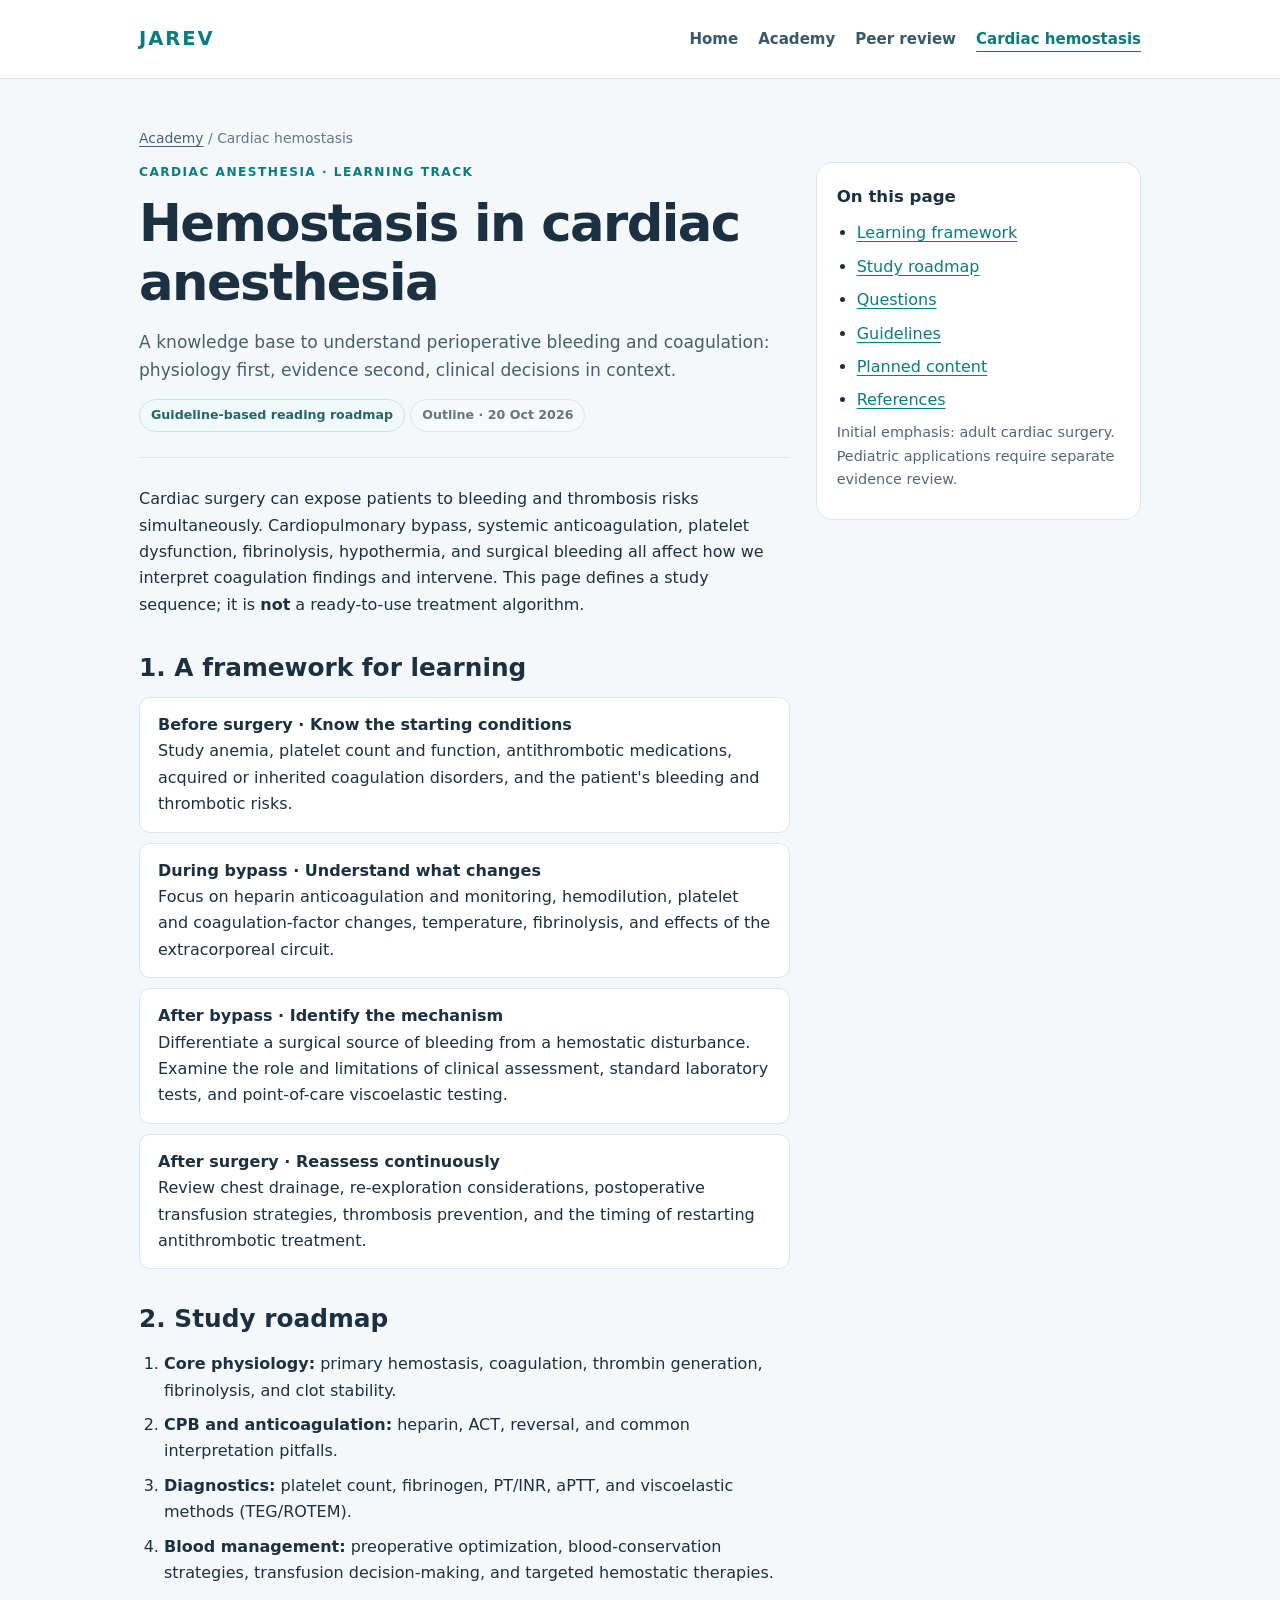
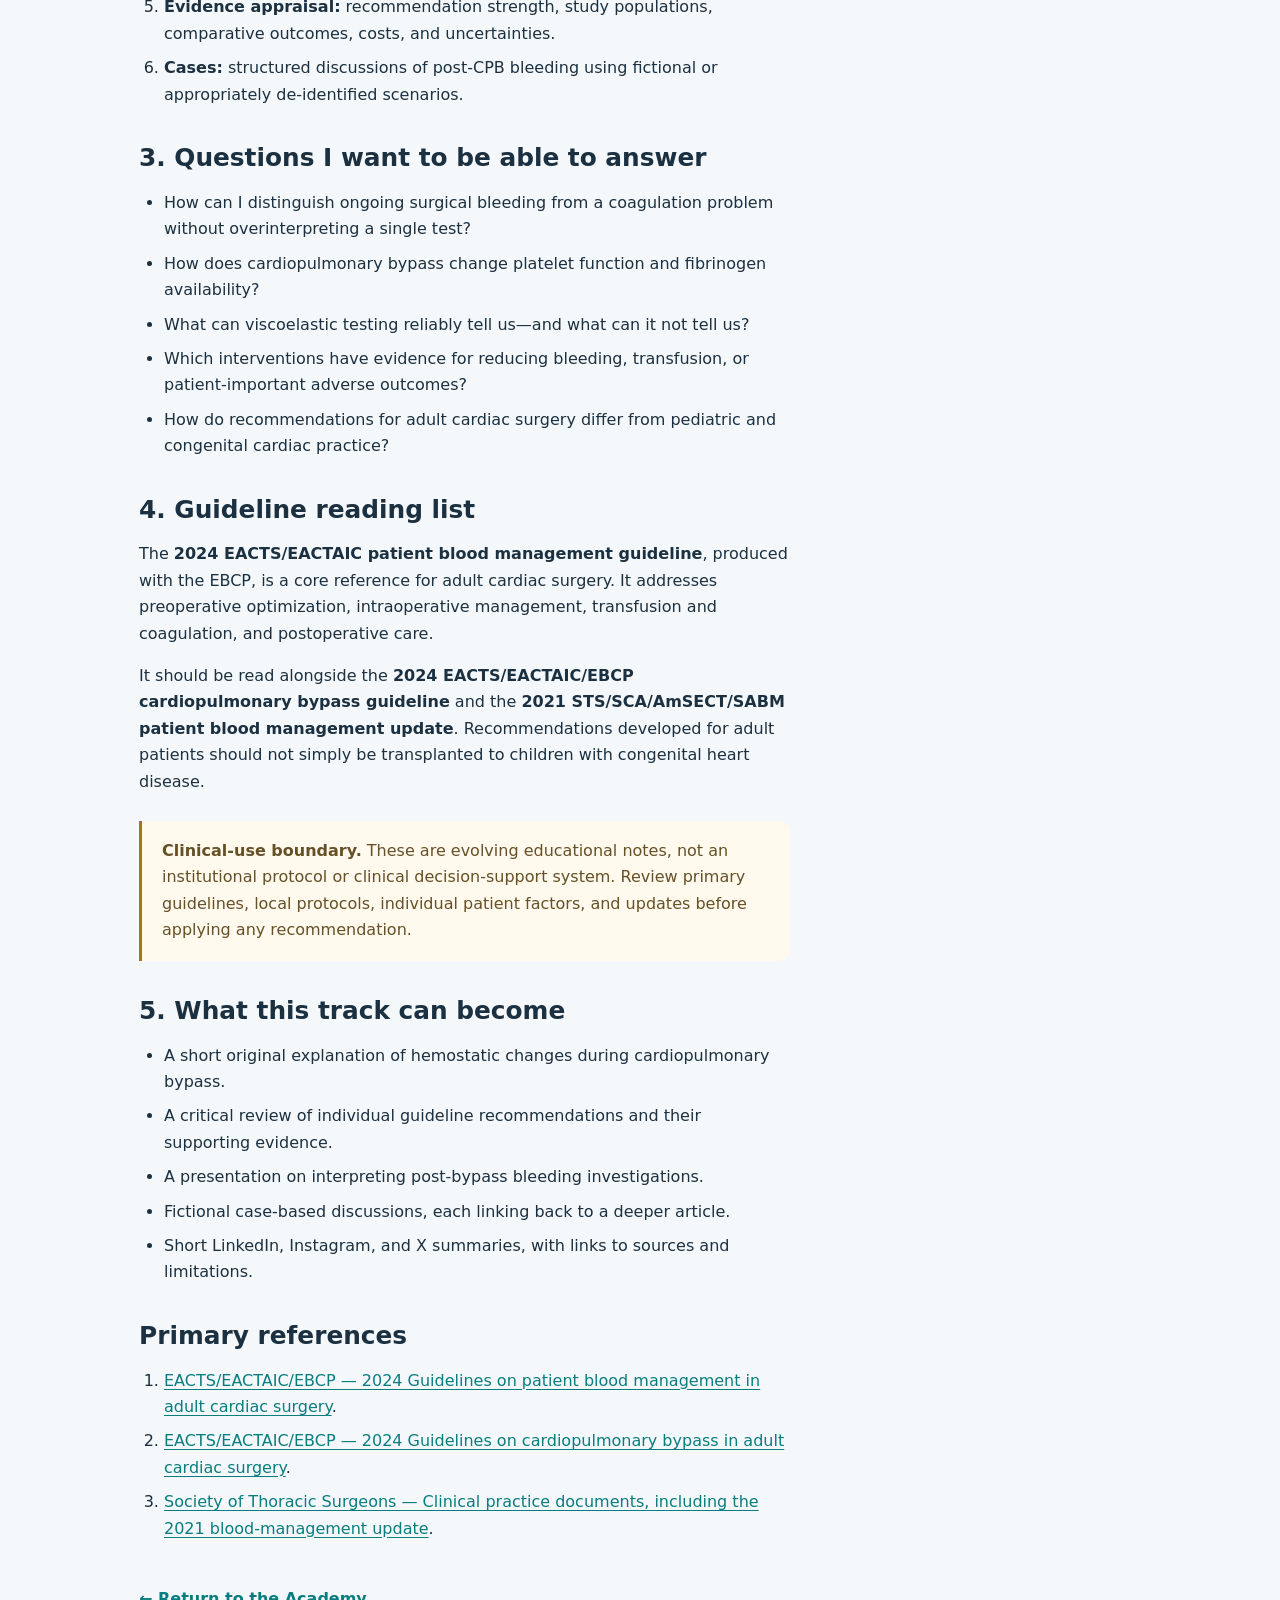
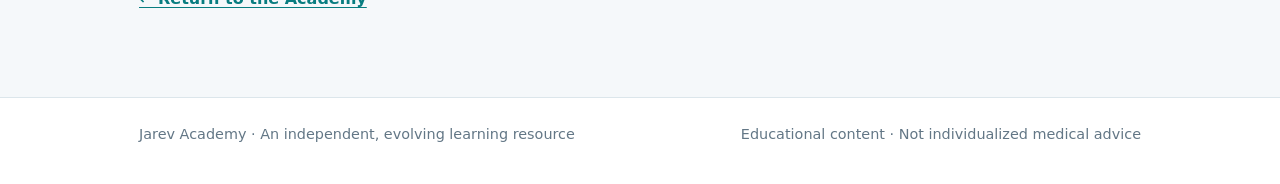
<file: academy/cardiac-hemostasis.html>
<!doctype html>
<html lang="en">
<head>
<meta charset="utf-8">
<meta name="viewport" content="width=device-width,initial-scale=1">
<meta name="description" content="An evolving learning roadmap for coagulation, bleeding, and patient blood management in cardiac anesthesia.">
<meta name="color-scheme" content="light">
<title>Hemostasis in cardiac anesthesia | Jarev Academy</title>
<link rel="stylesheet" href="styles.css">
</head>
<body>
<header class="site-header"><div class="container">
<a class="brand" href="../index.html">JAREV</a>
<nav class="site-nav" aria-label="Main navigation">
<a href="../index.html">Home</a>
<a href="index.html" >Academy</a>
<a href="peer-review.html" >Peer review</a>
<a href="cardiac-hemostasis.html" aria-current="page">Cardiac hemostasis</a>
</nav></div></header>

<main class="container page-main">
<div class="breadcrumb"><a href="index.html">Academy</a> / Cardiac hemostasis</div>
<div class="columns">
<article class="article">
<header class="article-head">
<p class="eyebrow">Cardiac anesthesia · Learning track</p>
<h1>Hemostasis in cardiac anesthesia</h1>
<p class="lead">A knowledge base to understand perioperative bleeding and coagulation: physiology first, evidence second, clinical decisions in context.</p>
<span class="pill">Guideline-based reading roadmap</span> <span class="pill neutral">Outline · 20 Oct 2026</span>
</header>
<p>Cardiac surgery can expose patients to bleeding and thrombosis risks simultaneously. Cardiopulmonary bypass, systemic anticoagulation, platelet dysfunction, fibrinolysis, hypothermia, and surgical bleeding all affect how we interpret coagulation findings and intervene. This page defines a study sequence; it is <strong>not</strong> a ready-to-use treatment algorithm.</p>
<h2 id="framework">1. A framework for learning</h2>
<div class="step"><strong>Before surgery · Know the starting conditions</strong>Study anemia, platelet count and function, antithrombotic medications, acquired or inherited coagulation disorders, and the patient's bleeding and thrombotic risks.</div>
<div class="step"><strong>During bypass · Understand what changes</strong>Focus on heparin anticoagulation and monitoring, hemodilution, platelet and coagulation-factor changes, temperature, fibrinolysis, and effects of the extracorporeal circuit.</div>
<div class="step"><strong>After bypass · Identify the mechanism</strong>Differentiate a surgical source of bleeding from a hemostatic disturbance. Examine the role and limitations of clinical assessment, standard laboratory tests, and point-of-care viscoelastic testing.</div>
<div class="step"><strong>After surgery · Reassess continuously</strong>Review chest drainage, re-exploration considerations, postoperative transfusion strategies, thrombosis prevention, and the timing of restarting antithrombotic treatment.</div>
<h2 id="curriculum">2. Study roadmap</h2>
<ol>
<li><strong>Core physiology:</strong> primary hemostasis, coagulation, thrombin generation, fibrinolysis, and clot stability.</li>
<li><strong>CPB and anticoagulation:</strong> heparin, ACT, reversal, and common interpretation pitfalls.</li>
<li><strong>Diagnostics:</strong> platelet count, fibrinogen, PT/INR, aPTT, and viscoelastic methods (TEG/ROTEM).</li>
<li><strong>Blood management:</strong> preoperative optimization, blood-conservation strategies, transfusion decision-making, and targeted hemostatic therapies.</li>
<li><strong>Evidence appraisal:</strong> recommendation strength, study populations, comparative outcomes, costs, and uncertainties.</li>
<li><strong>Cases:</strong> structured discussions of post-CPB bleeding using fictional or appropriately de-identified scenarios.</li>
</ol>
<h2 id="questions">3. Questions I want to be able to answer</h2>
<ul>
<li>How can I distinguish ongoing surgical bleeding from a coagulation problem without overinterpreting a single test?</li>
<li>How does cardiopulmonary bypass change platelet function and fibrinogen availability?</li>
<li>What can viscoelastic testing reliably tell us—and what can it not tell us?</li>
<li>Which interventions have evidence for reducing bleeding, transfusion, or patient-important adverse outcomes?</li>
<li>How do recommendations for adult cardiac surgery differ from pediatric and congenital cardiac practice?</li>
</ul>
<h2 id="guidelines">4. Guideline reading list</h2>
<p>The <strong>2024 EACTS/EACTAIC patient blood management guideline</strong>, produced with the EBCP, is a core reference for <em>adult</em> cardiac surgery. It addresses preoperative optimization, intraoperative management, transfusion and coagulation, and postoperative care.</p>
<p>It should be read alongside the <strong>2024 EACTS/EACTAIC/EBCP cardiopulmonary bypass guideline</strong> and the <strong>2021 STS/SCA/AmSECT/SABM patient blood management update</strong>. Recommendations developed for adult patients should not simply be transplanted to children with congenital heart disease.</p>
<div class="note warning"><strong>Clinical-use boundary.</strong> These are evolving educational notes, not an institutional protocol or clinical decision-support system. Review primary guidelines, local protocols, individual patient factors, and updates before applying any recommendation.</div>
<h2 id="output">5. What this track can become</h2>
<ul>
<li>A short original explanation of hemostatic changes during cardiopulmonary bypass.</li>
<li>A critical review of individual guideline recommendations and their supporting evidence.</li>
<li>A presentation on interpreting post-bypass bleeding investigations.</li>
<li>Fictional case-based discussions, each linking back to a deeper article.</li>
<li>Short LinkedIn, Instagram, and X summaries, with links to sources and limitations.</li>
</ul>
<h2 id="sources">Primary references</h2>
<ol class="references">
<li><a href="https://www.eacts.org/clinical-practice-guideline/2024-eacts-eactaic-guidelines-on-patient-blood-management-in-adult-cardiac-surgery-in-collaboration-with-ebcp/">EACTS/EACTAIC/EBCP — 2024 Guidelines on patient blood management in adult cardiac surgery</a>.</li>
<li><a href="https://www.eacts.org/clinical-practice-guideline/2024-eacts-eactaic-ebcp-guidelines-on-cardiopulmonary-bypass-in-adult-cardiac-surgery/">EACTS/EACTAIC/EBCP — 2024 Guidelines on cardiopulmonary bypass in adult cardiac surgery</a>.</li>
<li><a href="https://www.sts.org/resources/clinical-decision-making/clinical-practice-documents-and-policies">Society of Thoracic Surgeons — Clinical practice documents, including the 2021 blood-management update</a>.</li>
</ol>
<a class="back" href="index.html">← Return to the Academy</a>
</article>
<aside class="sidebar" aria-label="Page contents"><div class="card"><h2>On this page</h2><ul>
<li><a href="#framework">Learning framework</a></li>
<li><a href="#curriculum">Study roadmap</a></li>
<li><a href="#questions">Questions</a></li>
<li><a href="#guidelines">Guidelines</a></li>
<li><a href="#output">Planned content</a></li>
<li><a href="#sources">References</a></li>
</ul><p class="muted small">Initial emphasis: adult cardiac surgery. Pediatric applications require separate evidence review.</p></div></aside>
</div></main>
<footer class="footer"><div class="container"><span>Jarev Academy · An independent, evolving learning resource</span><span>Educational content · Not individualized medical advice</span></div></footer>
</body></html>
</file>
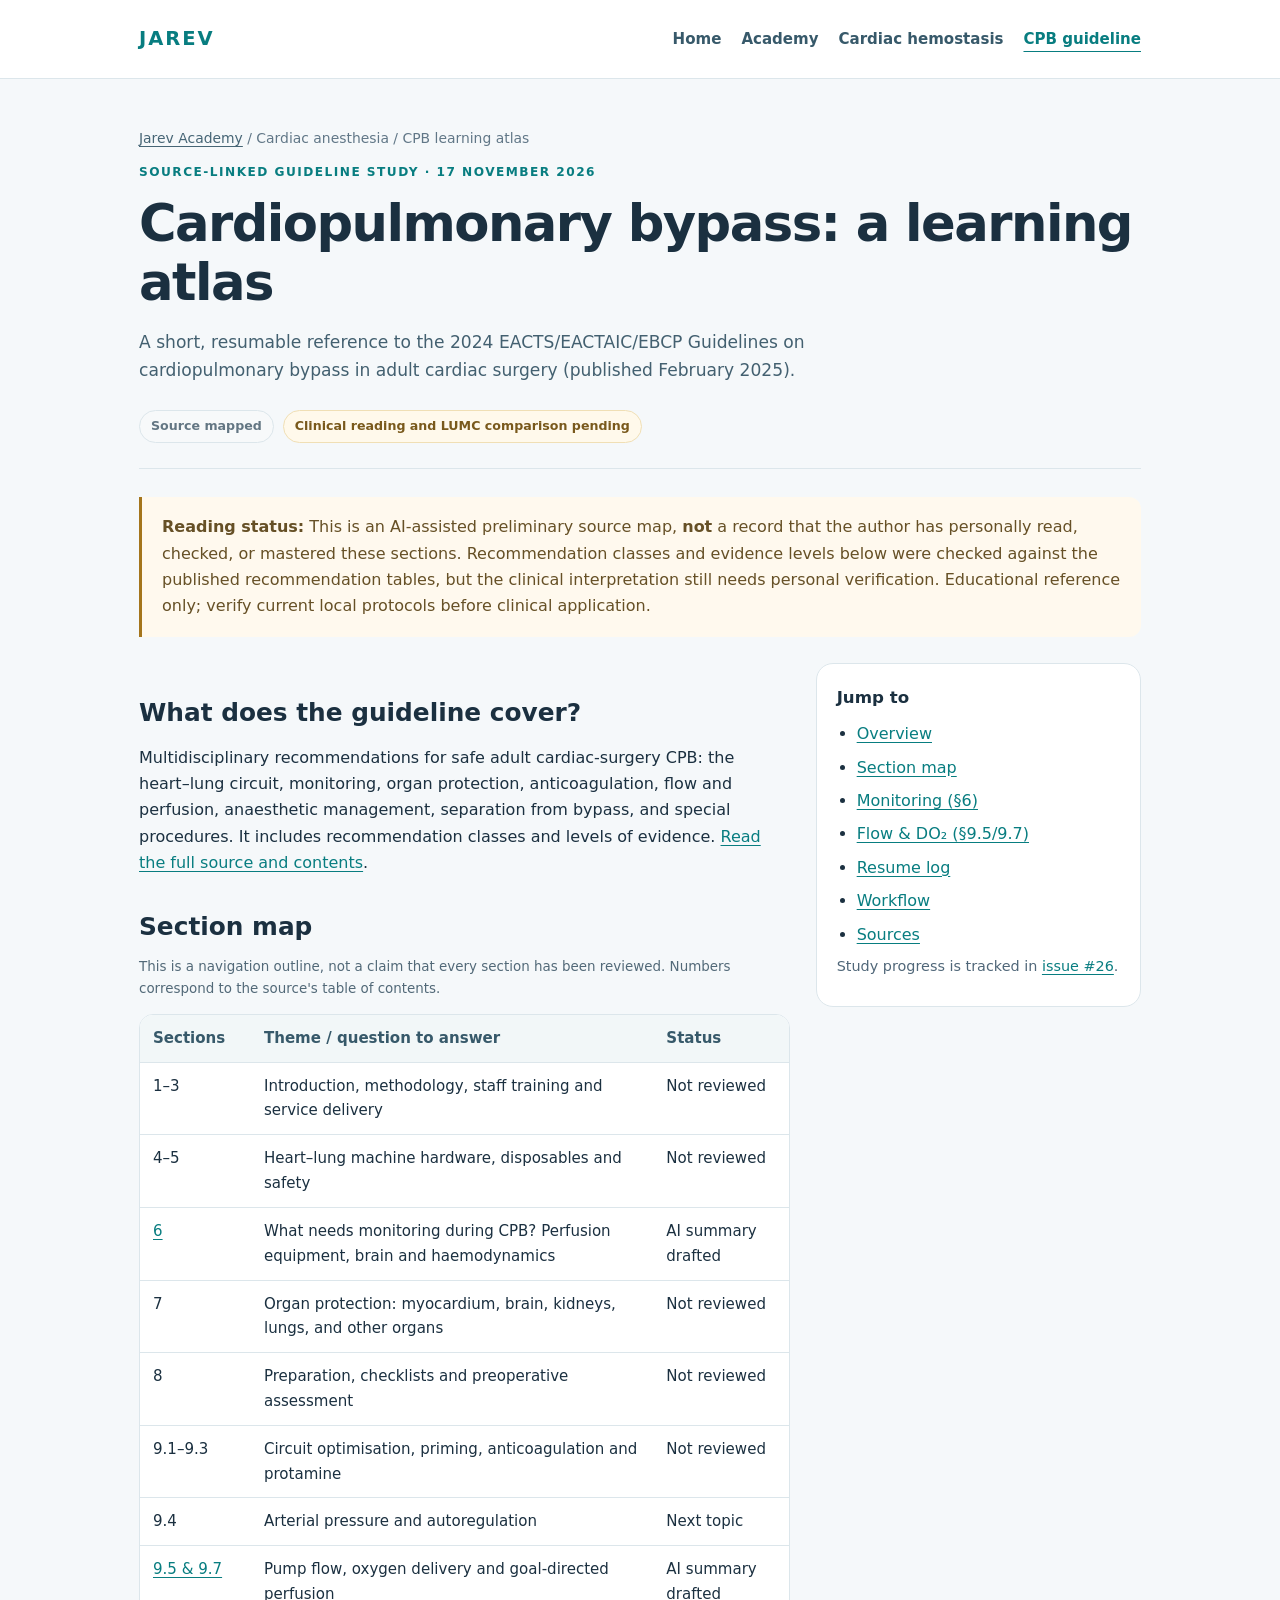
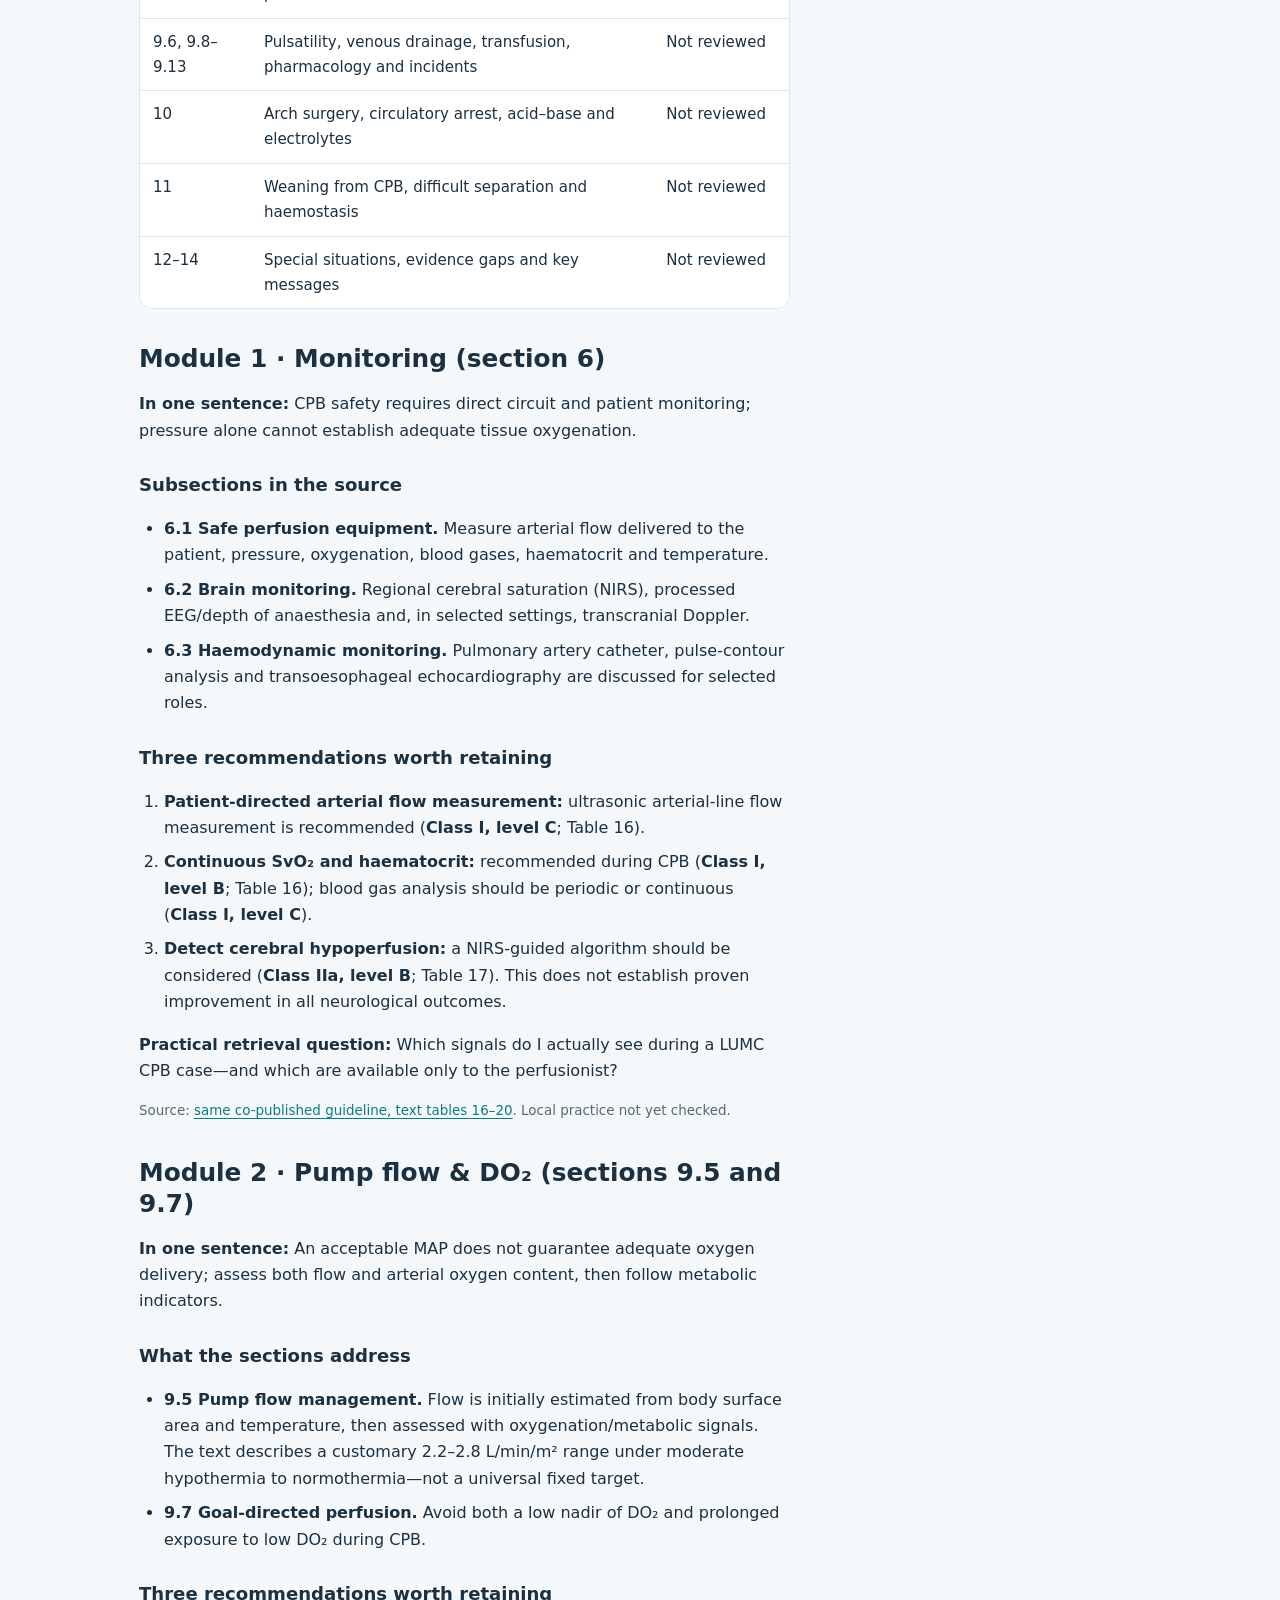
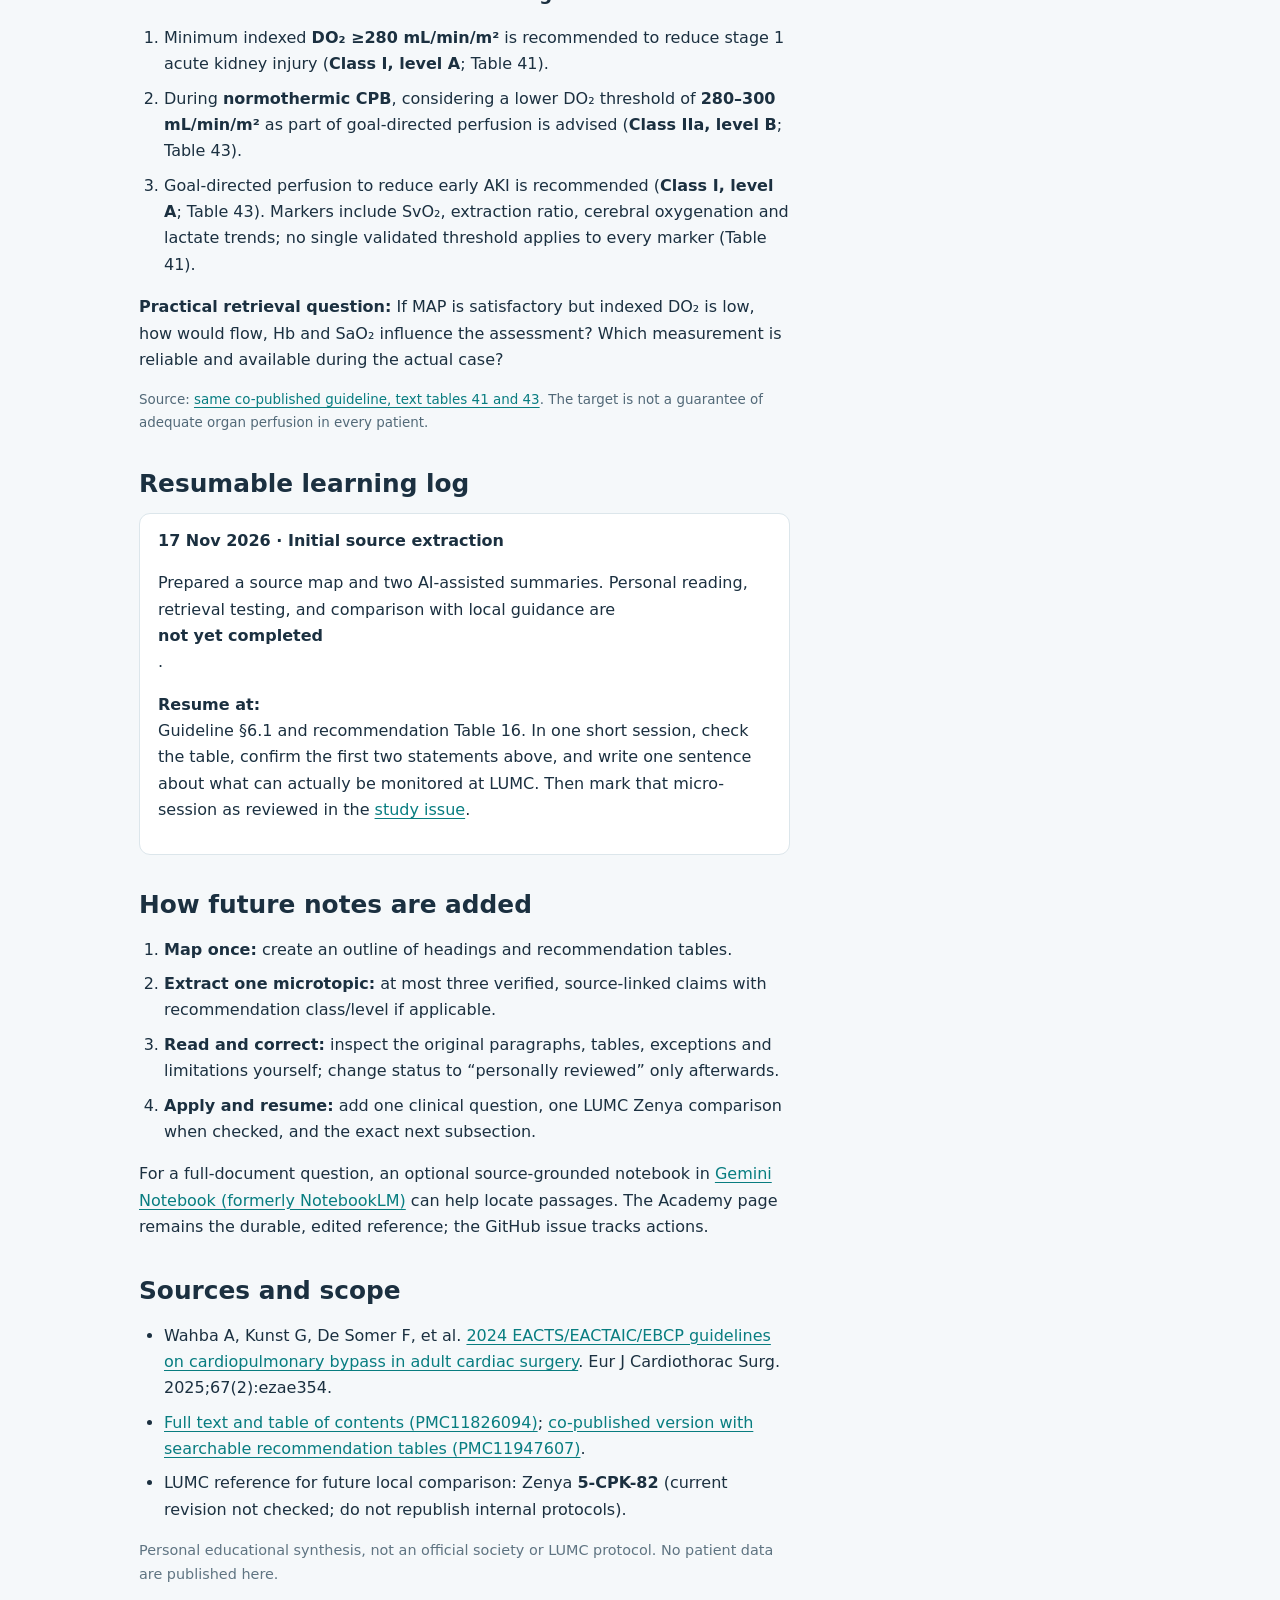
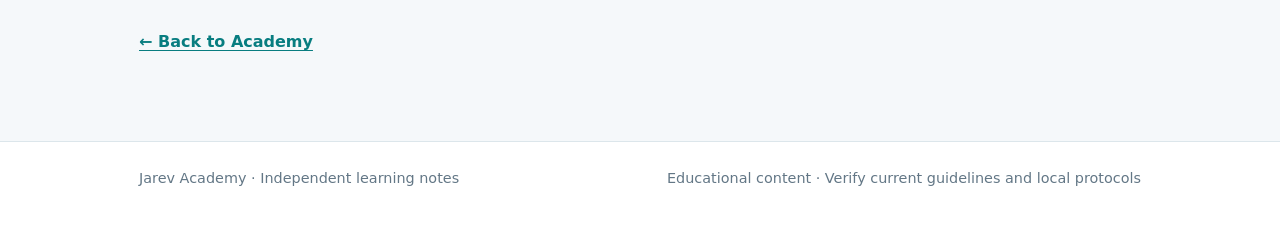
<file: academy/cpb-guideline-notes.html>
<!doctype html>
<html lang="en">
<head>
<meta charset="utf-8">
<meta name="viewport" content="width=device-width,initial-scale=1">
<meta name="description" content="A resumable, source-linked learning atlas for the 2024 EACTS/EACTAIC/EBCP cardiopulmonary bypass guideline.">
<title>CPB guideline learning atlas | Jarev Academy</title>
<link rel="stylesheet" href="styles.css">
<style>
  .atlas-table{width:100%;border-collapse:collapse;background:#fff;font-size:.94rem}
  .atlas-table th,.atlas-table td{padding:11px 13px;border-bottom:1px solid #dce6eb;text-align:left;vertical-align:top}
  .atlas-table th{color:#37596a;background:#f2f7f8}
  .atlas-table tr:last-child td{border-bottom:0}
  .atlas-wrap{overflow-x:auto;border:1px solid #dce6eb;border-radius:14px}
  .status-note{font-size:.84rem;color:#526978}
  code{overflow-wrap:anywhere}
</style>
</head>
<body>
<header class="site-header"><div class="container">
<a class="brand" href="../index.html">JAREV</a>
<nav class="site-nav" aria-label="Main navigation">
<a href="../index.html">Home</a><a href="index.html">Academy</a>
<a href="cardiac-hemostasis.html">Cardiac hemostasis</a>
<a href="cpb-guideline-notes.html" aria-current="page">CPB guideline</a>
</nav></div></header>
<main class="container page-main">
<div class="breadcrumb"><a href="index.html">Jarev Academy</a> / Cardiac anesthesia / CPB learning atlas</div>
<div class="article-head">
<p class="eyebrow">Source-linked guideline study · 17 November 2026</p>
<h1>Cardiopulmonary bypass: a learning atlas</h1>
<p class="lead">A short, resumable reference to the <em>2024 EACTS/EACTAIC/EBCP Guidelines on cardiopulmonary bypass in adult cardiac surgery</em> (published February 2025).</p>
<div class="hero-steps"><span class="pill neutral">Source mapped</span><span class="pill soon">Clinical reading and LUMC comparison pending</span></div>
</div>
<div class="note warning"><strong>Reading status:</strong> This is an AI-assisted preliminary source map, <strong>not</strong> a record that the author has personally read, checked, or mastered these sections. Recommendation classes and evidence levels below were checked against the published recommendation tables, but the clinical interpretation still needs personal verification. Educational reference only; verify current local protocols before clinical application.</div>
<div class="columns">
<article class="article">
<section id="overview">
<h2>What does the guideline cover?</h2>
<p>Multidisciplinary recommendations for safe adult cardiac-surgery CPB: the heart–lung circuit, monitoring, organ protection, anticoagulation, flow and perfusion, anaesthetic management, separation from bypass, and special procedures. It includes recommendation classes and levels of evidence. <a href="https://pmc.ncbi.nlm.nih.gov/articles/PMC11826094/">Read the full source and contents</a>.</p>
</section>
<section id="map">
<h2>Section map</h2>
<p class="status-note">This is a navigation outline, not a claim that every section has been reviewed. Numbers correspond to the source's table of contents.</p>
<div class="atlas-wrap"><table class="atlas-table">
<thead><tr><th>Sections</th><th>Theme / question to answer</th><th>Status</th></tr></thead>
<tbody>
<tr><td>1–3</td><td>Introduction, methodology, staff training and service delivery</td><td>Not reviewed</td></tr>
<tr><td>4–5</td><td>Heart–lung machine hardware, disposables and safety</td><td>Not reviewed</td></tr>
<tr><td><a href="#monitoring">6</a></td><td>What needs monitoring during CPB? Perfusion equipment, brain and haemodynamics</td><td>AI summary drafted</td></tr>
<tr><td>7</td><td>Organ protection: myocardium, brain, kidneys, lungs, and other organs</td><td>Not reviewed</td></tr>
<tr><td>8</td><td>Preparation, checklists and preoperative assessment</td><td>Not reviewed</td></tr>
<tr><td>9.1–9.3</td><td>Circuit optimisation, priming, anticoagulation and protamine</td><td>Not reviewed</td></tr>
<tr><td>9.4</td><td>Arterial pressure and autoregulation</td><td>Next topic</td></tr>
<tr><td><a href="#flow">9.5 &amp; 9.7</a></td><td>Pump flow, oxygen delivery and goal-directed perfusion</td><td>AI summary drafted</td></tr>
<tr><td>9.6, 9.8–9.13</td><td>Pulsatility, venous drainage, transfusion, pharmacology and incidents</td><td>Not reviewed</td></tr>
<tr><td>10</td><td>Arch surgery, circulatory arrest, acid–base and electrolytes</td><td>Not reviewed</td></tr>
<tr><td>11</td><td>Weaning from CPB, difficult separation and haemostasis</td><td>Not reviewed</td></tr>
<tr><td>12–14</td><td>Special situations, evidence gaps and key messages</td><td>Not reviewed</td></tr>
</tbody></table></div>
</section>
<section id="monitoring">
<h2>Module 1 · Monitoring (section 6)</h2>
<p><strong>In one sentence:</strong> CPB safety requires direct circuit and patient monitoring; pressure alone cannot establish adequate tissue oxygenation.</p>
<h3>Subsections in the source</h3>
<ul>
<li><strong>6.1 Safe perfusion equipment.</strong> Measure arterial flow delivered to the patient, pressure, oxygenation, blood gases, haematocrit and temperature.</li>
<li><strong>6.2 Brain monitoring.</strong> Regional cerebral saturation (NIRS), processed EEG/depth of anaesthesia and, in selected settings, transcranial Doppler.</li>
<li><strong>6.3 Haemodynamic monitoring.</strong> Pulmonary artery catheter, pulse-contour analysis and transoesophageal echocardiography are discussed for selected roles.</li>
</ul>
<h3>Three recommendations worth retaining</h3>
<ol>
<li><strong>Patient-directed arterial flow measurement:</strong> ultrasonic arterial-line flow measurement is recommended (<strong>Class I, level C</strong>; Table 16).</li>
<li><strong>Continuous SvO₂ and haematocrit:</strong> recommended during CPB (<strong>Class I, level B</strong>; Table 16); blood gas analysis should be periodic or continuous (<strong>Class I, level C</strong>).</li>
<li><strong>Detect cerebral hypoperfusion:</strong> a NIRS-guided algorithm should be considered (<strong>Class IIa, level B</strong>; Table 17). This does not establish proven improvement in all neurological outcomes.</li>
</ol>
<p><strong>Practical retrieval question:</strong> Which signals do I actually see during a LUMC CPB case—and which are available only to the perfusionist?</p>
<p class="status-note">Source: <a href="https://pmc.ncbi.nlm.nih.gov/articles/PMC11947607/">same co-published guideline, text tables 16–20</a>. Local practice not yet checked.</p>
</section>
<section id="flow">
<h2>Module 2 · Pump flow &amp; DO₂ (sections 9.5 and 9.7)</h2>
<p><strong>In one sentence:</strong> An acceptable MAP does not guarantee adequate oxygen delivery; assess both flow and arterial oxygen content, then follow metabolic indicators.</p>
<h3>What the sections address</h3>
<ul>
<li><strong>9.5 Pump flow management.</strong> Flow is initially estimated from body surface area and temperature, then assessed with oxygenation/metabolic signals. The text describes a customary 2.2–2.8 L/min/m² range under moderate hypothermia to normothermia—not a universal fixed target.</li>
<li><strong>9.7 Goal-directed perfusion.</strong> Avoid both a low nadir of DO₂ and prolonged exposure to low DO₂ during CPB.</li>
</ul>
<h3>Three recommendations worth retaining</h3>
<ol>
<li>Minimum indexed <strong>DO₂ ≥280 mL/min/m²</strong> is recommended to reduce stage 1 acute kidney injury (<strong>Class I, level A</strong>; Table 41).</li>
<li>During <strong>normothermic CPB</strong>, considering a lower DO₂ threshold of <strong>280–300 mL/min/m²</strong> as part of goal-directed perfusion is advised (<strong>Class IIa, level B</strong>; Table 43).</li>
<li>Goal-directed perfusion to reduce early AKI is recommended (<strong>Class I, level A</strong>; Table 43). Markers include SvO₂, extraction ratio, cerebral oxygenation and lactate trends; no single validated threshold applies to every marker (Table 41).</li>
</ol>
<p><strong>Practical retrieval question:</strong> If MAP is satisfactory but indexed DO₂ is low, how would flow, Hb and SaO₂ influence the assessment? Which measurement is reliable and available during the actual case?</p>
<p class="status-note">Source: <a href="https://pmc.ncbi.nlm.nih.gov/articles/PMC11947607/">same co-published guideline, text tables 41 and 43</a>. The target is not a guarantee of adequate organ perfusion in every patient.</p>
</section>
<section id="log">
<h2>Resumable learning log</h2>
<div class="step"><strong>17 Nov 2026 · Initial source extraction</strong>
<p>Prepared a source map and two AI-assisted summaries. Personal reading, retrieval testing, and comparison with local guidance are <strong>not yet completed</strong>.</p>
<p><strong>Resume at:</strong> Guideline §6.1 and recommendation Table 16. In one short session, check the table, confirm the first two statements above, and write one sentence about what can actually be monitored at LUMC. Then mark that micro-session as reviewed in the <a href="https://github.com/dokjarev/gtd-workspace/issues/26">study issue</a>.</p></div>
</section>
<section id="method">
<h2>How future notes are added</h2>
<ol>
<li><strong>Map once:</strong> create an outline of headings and recommendation tables.</li>
<li><strong>Extract one microtopic:</strong> at most three verified, source-linked claims with recommendation class/level if applicable.</li>
<li><strong>Read and correct:</strong> inspect the original paragraphs, tables, exceptions and limitations yourself; change status to “personally reviewed” only afterwards.</li>
<li><strong>Apply and resume:</strong> add one clinical question, one LUMC Zenya comparison when checked, and the exact next subsection.</li>
</ol>
<p>For a full-document question, an optional source-grounded notebook in <a href="https://notebook.google.com/">Gemini Notebook (formerly NotebookLM)</a> can help locate passages. The Academy page remains the durable, edited reference; the GitHub issue tracks actions.</p>
</section>
<section id="sources">
<h2>Sources and scope</h2>
<ul class="references">
<li>Wahba A, Kunst G, De Somer F, et al. <a href="https://doi.org/10.1093/ejcts/ezae354">2024 EACTS/EACTAIC/EBCP guidelines on cardiopulmonary bypass in adult cardiac surgery</a>. <em>Eur J Cardiothorac Surg</em>. 2025;67(2):ezae354.</li>
<li><a href="https://pmc.ncbi.nlm.nih.gov/articles/PMC11826094/">Full text and table of contents (PMC11826094)</a>; <a href="https://pmc.ncbi.nlm.nih.gov/articles/PMC11947607/">co-published version with searchable recommendation tables (PMC11947607)</a>.</li>
<li>LUMC reference for <em>future local comparison</em>: Zenya <strong>5-CPK-82</strong> (current revision not checked; do not republish internal protocols).</li>
</ul>
<p class="muted small">Personal educational synthesis, not an official society or LUMC protocol. No patient data are published here.</p>
</section>
</article>
<aside class="sidebar"><div class="card"><h2>Jump to</h2><ul>
<li><a href="#overview">Overview</a></li><li><a href="#map">Section map</a></li>
<li><a href="#monitoring">Monitoring (§6)</a></li><li><a href="#flow">Flow &amp; DO₂ (§9.5/9.7)</a></li>
<li><a href="#log">Resume log</a></li><li><a href="#method">Workflow</a></li>
<li><a href="#sources">Sources</a></li>
</ul><p class="muted small">Study progress is tracked in <a href="https://github.com/dokjarev/gtd-workspace/issues/26">issue #26</a>.</p></div></aside>
</div>
<a class="back" href="index.html">← Back to Academy</a>
</main>
<footer class="footer"><div class="container"><span>Jarev Academy · Independent learning notes</span><span>Educational content · Verify current guidelines and local protocols</span></div></footer>
</body></html>
</file>
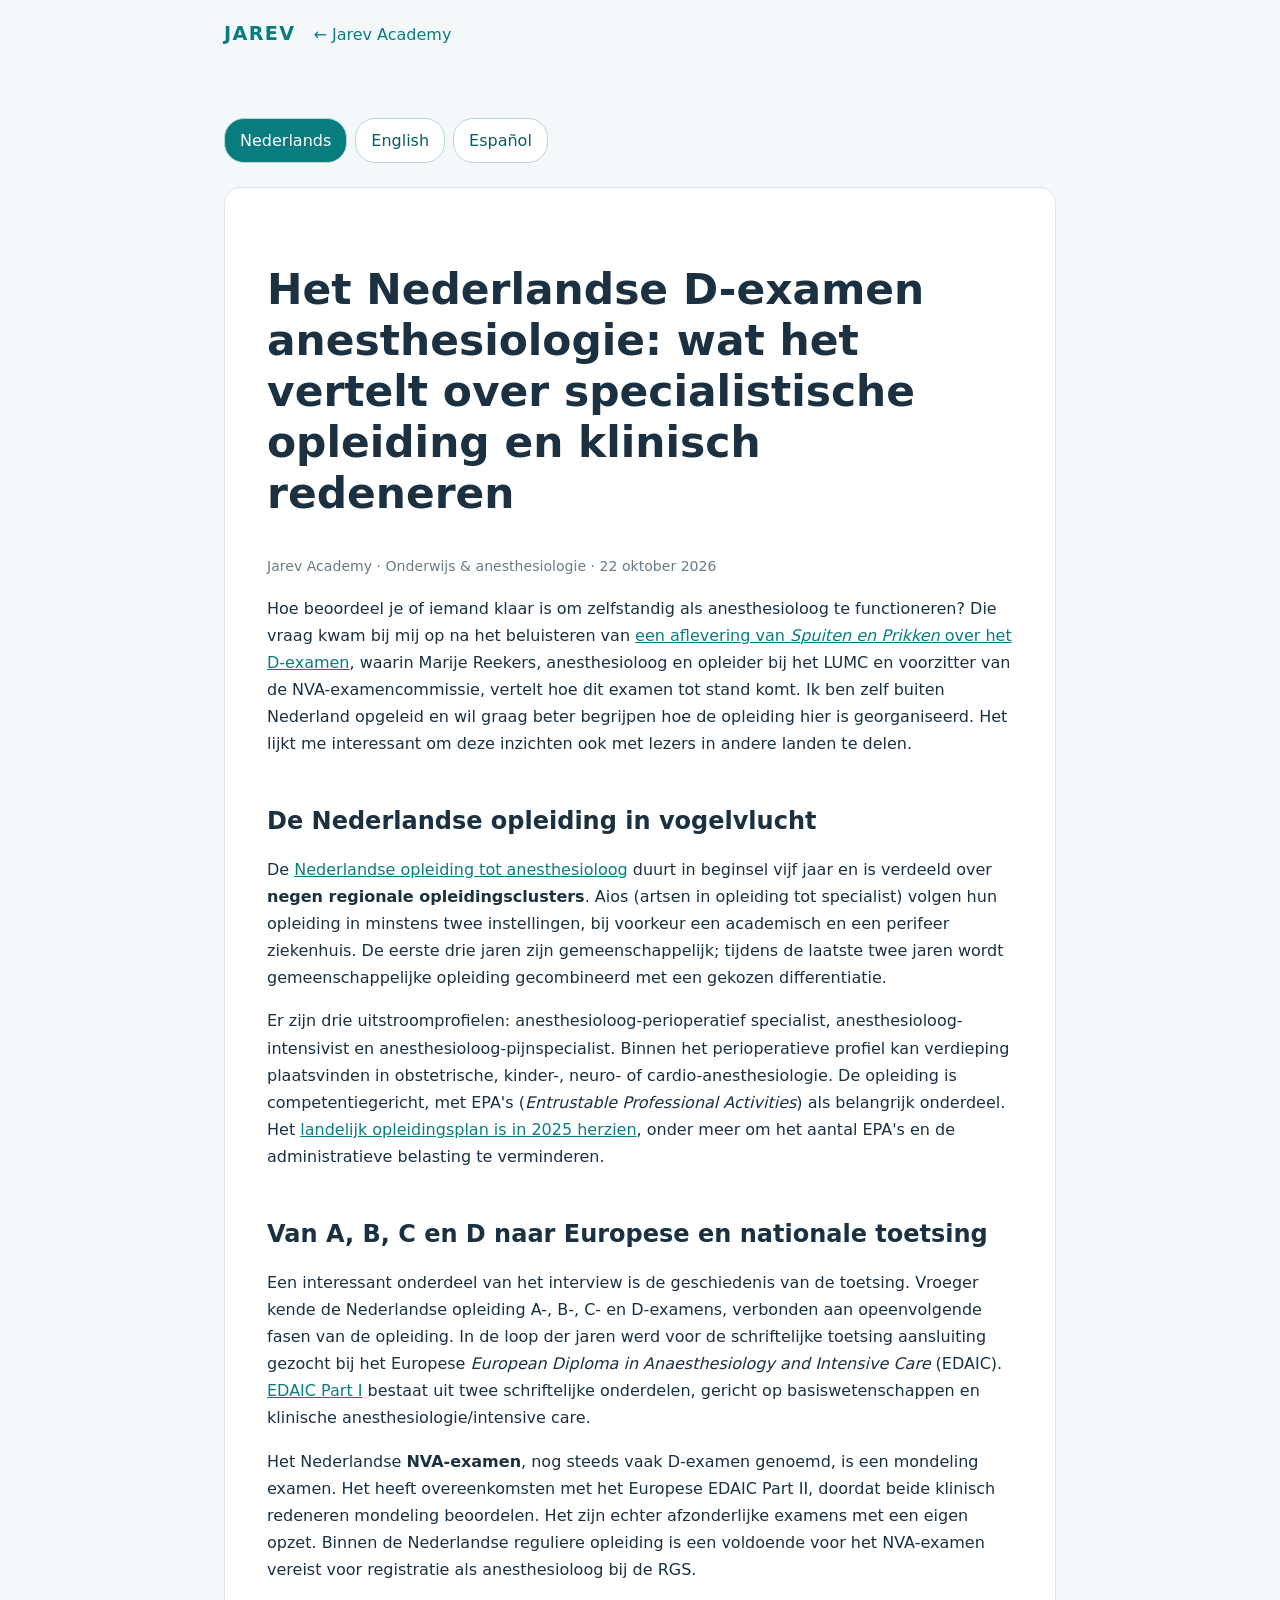
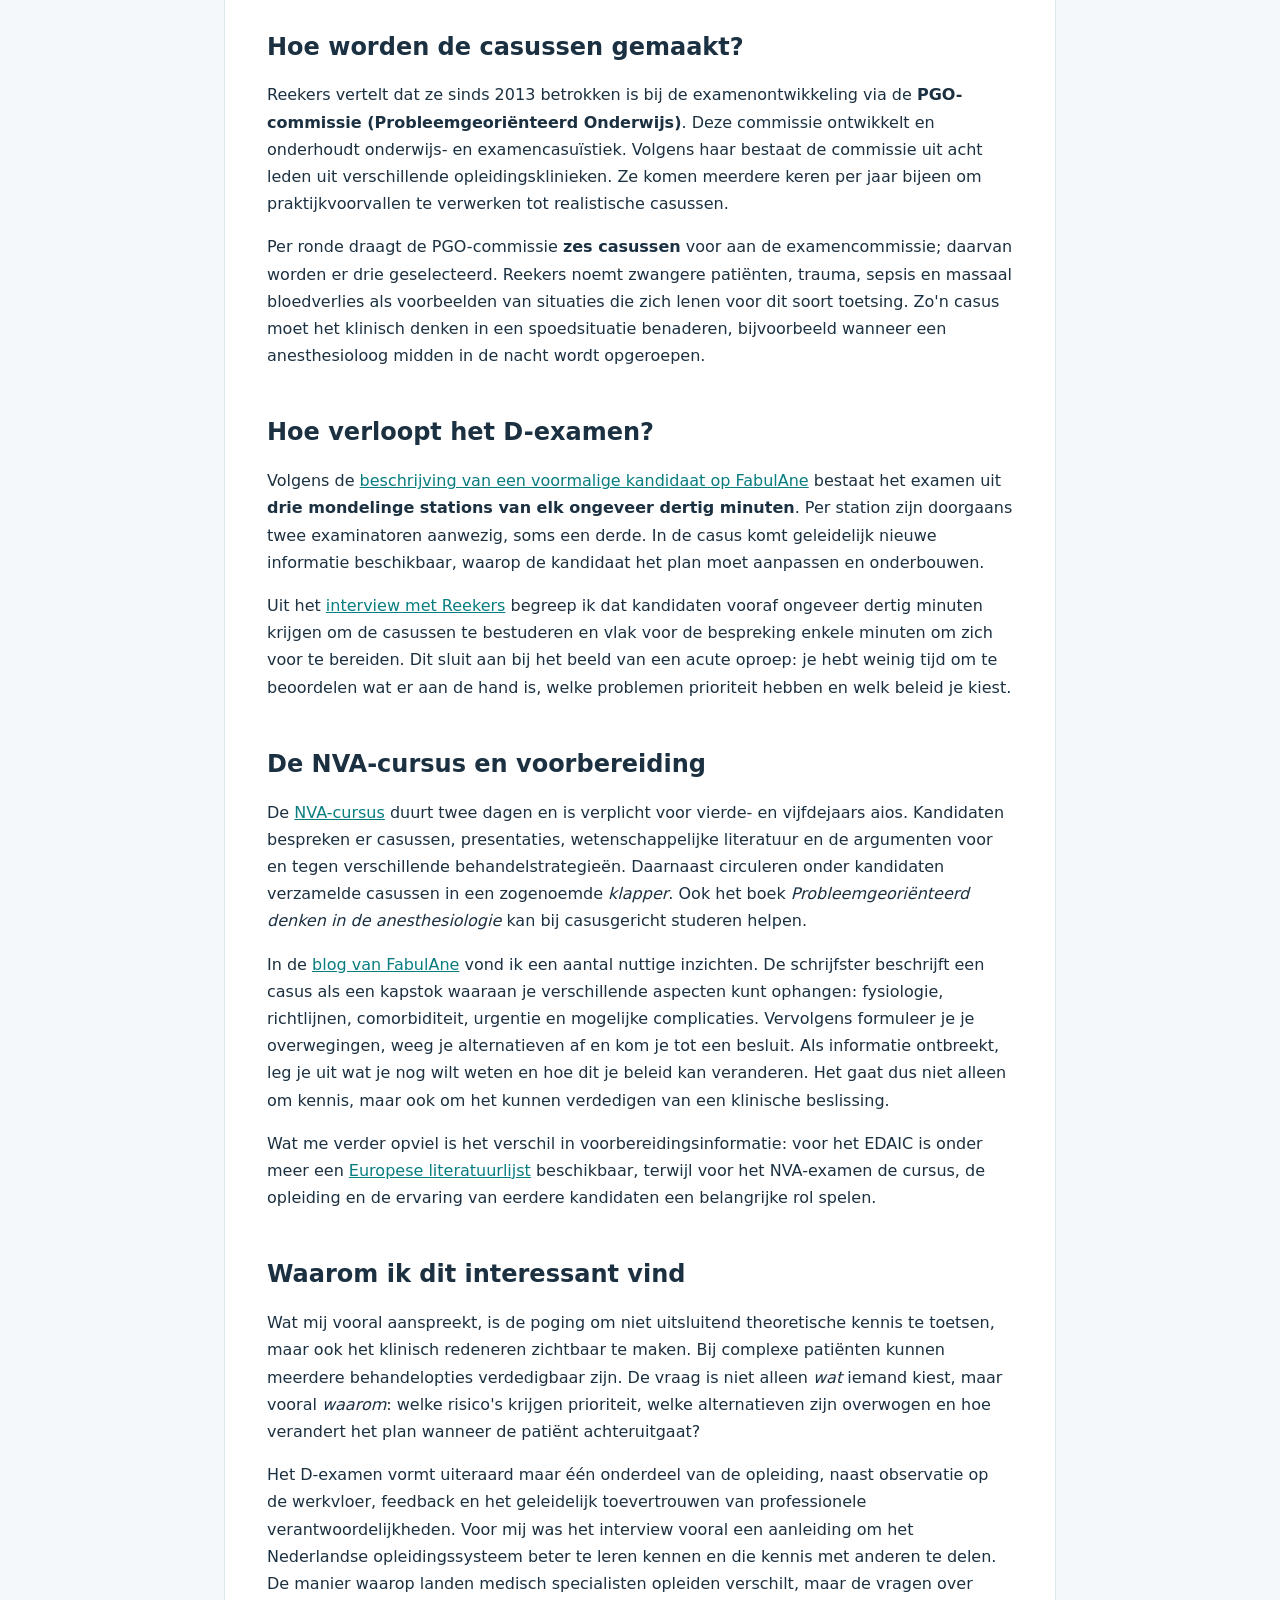
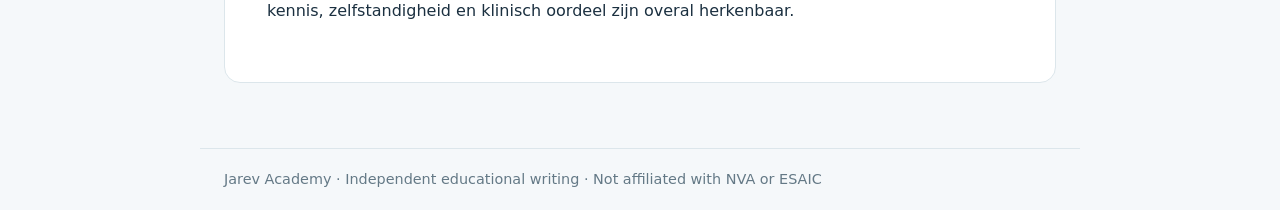
<file: academy/d-examen-anesthesiologie.html>
<!doctype html><html lang="nl"><head><meta charset="utf-8"><meta name="viewport" content="width=device-width,initial-scale=1"><meta name="description" content="Het Nederlandse NVA- of D-examen anesthesiologie uitgelegd in Nederlands, Engels en Spaans."><title>D-examen anesthesiologie | Jarev Academy</title><style>body{margin:0;background:#f5f8fa;color:#1b3040;font:16px/1.7 system-ui,-apple-system,Segoe UI,sans-serif}*{box-sizing:border-box}header,main,footer{max-width:880px;margin:auto;padding:18px 24px}header{display:flex;flex-wrap:wrap;gap:18px;align-items:center}a{color:#087d80}header a{text-decoration:none}.brand{font-weight:800;letter-spacing:.07em;font-size:1.2rem}main{padding-top:25px;padding-bottom:65px}.article{background:#fff;border:1px solid #dce6eb;border-radius:16px;padding:clamp(22px,4vw,42px)}h1{font-size:clamp(1.9rem,4vw,2.65rem);line-height:1.2}h2{margin-top:2em;line-height:1.25}h3{margin-top:1.5em}.lang{display:flex;gap:8px;flex-wrap:wrap;margin:24px 0}.lang button{background:#fff;border:1px solid #b8d6d6;border-radius:20px;padding:8px 15px;cursor:pointer;color:#075e62;font:inherit}.lang button[aria-pressed=true]{background:#087d80;color:white}.eyebrow,.meta{color:#687b87;font-size:.88rem}.note{background:#eef7f7;border-left:3px solid #087d80;padding:15px 18px;margin:24px 0}.sources{font-size:.94rem;overflow-wrap:anywhere}footer{font-size:.9rem;color:#647986;border-top:1px solid #dce6eb}@media(prefers-reduced-motion:no-preference){html{scroll-behavior:smooth}}</style></head><body><header><a class="brand" href="../index.html">JAREV</a><a href="index.html">← Jarev Academy</a></header><main><nav class="lang" aria-label="Article language"><button type="button" data-switch="nl" aria-pressed="true">Nederlands</button><button type="button" data-switch="en" aria-pressed="false">English</button><button type="button" data-switch="es" aria-pressed="false">Español</button></nav><article class="article" id="article-nl" lang="nl" ><h1>Het Nederlandse D-examen anesthesiologie: wat het vertelt over specialistische opleiding en klinisch redeneren</h1><p class="meta">Jarev Academy · Onderwijs &amp; anesthesiologie · 22 oktober 2026</p><p>Hoe beoordeel je of iemand klaar is om zelfstandig als anesthesioloog te functioneren? Die vraag kwam bij mij op na het beluisteren van <a href="https://open.spotify.com/episode/3o0IikSm8BSWzKoxbYZ4lC" target="_blank" rel="noopener noreferrer">een aflevering van <em>Spuiten en Prikken</em> over het D-examen</a>, waarin Marije Reekers, anesthesioloog en opleider bij het LUMC en voorzitter van de NVA-examencommissie, vertelt hoe dit examen tot stand komt. Ik ben zelf buiten Nederland opgeleid en wil graag beter begrijpen hoe de opleiding hier is georganiseerd. Het lijkt me interessant om deze inzichten ook met lezers in andere landen te delen.</p><h2>De Nederlandse opleiding in vogelvlucht</h2><p>De <a href="https://www.anesthesiologie.nl/voor-leden/opleiding" target="_blank" rel="noopener noreferrer">Nederlandse opleiding tot anesthesioloog</a> duurt in beginsel vijf jaar en is verdeeld over <strong>negen regionale opleidingsclusters</strong>. Aios (artsen in opleiding tot specialist) volgen hun opleiding in minstens twee instellingen, bij voorkeur een academisch en een perifeer ziekenhuis. De eerste drie jaren zijn gemeenschappelijk; tijdens de laatste twee jaren wordt gemeenschappelijke opleiding gecombineerd met een gekozen differentiatie.</p><p>Er zijn drie uitstroomprofielen: anesthesioloog-perioperatief specialist, anesthesioloog-intensivist en anesthesioloog-pijnspecialist. Binnen het perioperatieve profiel kan verdieping plaatsvinden in obstetrische, kinder-, neuro- of cardio-anesthesiologie. De opleiding is competentiegericht, met EPA's (<em>Entrustable Professional Activities</em>) als belangrijk onderdeel. Het <a href="https://www.anesthesiologie.nl/nieuws/herziening-opleidingsplan-minder-epas-en-eenvoudigere-procedure-voor-bekwaamverklaring" target="_blank" rel="noopener noreferrer">landelijk opleidingsplan is in 2025 herzien</a>, onder meer om het aantal EPA's en de administratieve belasting te verminderen.</p><h2>Van A, B, C en D naar Europese en nationale toetsing</h2><p>Een interessant onderdeel van het interview is de geschiedenis van de toetsing. Vroeger kende de Nederlandse opleiding A-, B-, C- en D-examens, verbonden aan opeenvolgende fasen van de opleiding. In de loop der jaren werd voor de schriftelijke toetsing aansluiting gezocht bij het Europese <em>European Diploma in Anaesthesiology and Intensive Care</em> (EDAIC). <a href="https://esaic.org/professional-growth/edaic/part-i-examination/" target="_blank" rel="noopener noreferrer">EDAIC Part I</a> bestaat uit twee schriftelijke onderdelen, gericht op basiswetenschappen en klinische anesthesiologie/intensive care.</p><p>Het Nederlandse <strong>NVA-examen</strong>, nog steeds vaak D-examen genoemd, is een mondeling examen. Het heeft overeenkomsten met het Europese EDAIC Part II, doordat beide klinisch redeneren mondeling beoordelen. Het zijn echter afzonderlijke examens met een eigen opzet. Binnen de Nederlandse reguliere opleiding is een voldoende voor het NVA-examen vereist voor registratie als anesthesioloog bij de RGS.</p><h2>Hoe worden de casussen gemaakt?</h2><p>Reekers vertelt dat ze sinds 2013 betrokken is bij de examenontwikkeling via de <strong>PGO-commissie (Probleemgeoriënteerd Onderwijs)</strong>. Deze commissie ontwikkelt en onderhoudt onderwijs- en examencasuïstiek. Volgens haar bestaat de commissie uit acht leden uit verschillende opleidingsklinieken. Ze komen meerdere keren per jaar bijeen om praktijkvoorvallen te verwerken tot realistische casussen.</p><p>Per ronde draagt de PGO-commissie <strong>zes casussen</strong> voor aan de examencommissie; daarvan worden er drie geselecteerd. Reekers noemt zwangere patiënten, trauma, sepsis en massaal bloedverlies als voorbeelden van situaties die zich lenen voor dit soort toetsing. Zo'n casus moet het klinisch denken in een spoedsituatie benaderen, bijvoorbeeld wanneer een anesthesioloog midden in de nacht wordt opgeroepen.</p><h2>Hoe verloopt het D-examen?</h2><p>Volgens de <a href="https://www.fabulane.nl/site/blog/2025/11/25/examentips-en-tricks-voor-het-nva-examen/" target="_blank" rel="noopener noreferrer">beschrijving van een voormalige kandidaat op FabulAne</a> bestaat het examen uit <strong>drie mondelinge stations van elk ongeveer dertig minuten</strong>. Per station zijn doorgaans twee examinatoren aanwezig, soms een derde. In de casus komt geleidelijk nieuwe informatie beschikbaar, waarop de kandidaat het plan moet aanpassen en onderbouwen.</p><p>Uit het <a href="https://open.spotify.com/episode/3o0IikSm8BSWzKoxbYZ4lC" target="_blank" rel="noopener noreferrer">interview met Reekers</a> begreep ik dat kandidaten vooraf ongeveer dertig minuten krijgen om de casussen te bestuderen en vlak voor de bespreking enkele minuten om zich voor te bereiden. Dit sluit aan bij het beeld van een acute oproep: je hebt weinig tijd om te beoordelen wat er aan de hand is, welke problemen prioriteit hebben en welk beleid je kiest.</p><h2>De NVA-cursus en voorbereiding</h2><p>De <a href="https://www.anesthesiologie.nl/voor-leden/opleiding/cursussen-en-examens/" target="_blank" rel="noopener noreferrer">NVA-cursus</a> duurt twee dagen en is verplicht voor vierde- en vijfdejaars aios. Kandidaten bespreken er casussen, presentaties, wetenschappelijke literatuur en de argumenten voor en tegen verschillende behandelstrategieën. Daarnaast circuleren onder kandidaten verzamelde casussen in een zogenoemde <em>klapper</em>. Ook het boek <em>Probleemgeoriënteerd denken in de anesthesiologie</em> kan bij casusgericht studeren helpen.</p><p>In de <a href="https://www.fabulane.nl/site/blog/2025/11/25/examentips-en-tricks-voor-het-nva-examen/" target="_blank" rel="noopener noreferrer">blog van FabulAne</a> vond ik een aantal nuttige inzichten. De schrijfster beschrijft een casus als een kapstok waaraan je verschillende aspecten kunt ophangen: fysiologie, richtlijnen, comorbiditeit, urgentie en mogelijke complicaties. Vervolgens formuleer je je overwegingen, weeg je alternatieven af en kom je tot een besluit. Als informatie ontbreekt, leg je uit wat je nog wilt weten en hoe dit je beleid kan veranderen. Het gaat dus niet alleen om kennis, maar ook om het kunnen verdedigen van een klinische beslissing.</p><p>Wat me verder opviel is het verschil in voorbereidingsinformatie: voor het EDAIC is onder meer een <a href="https://esaic.org/wp-content/uploads/2024/05/Recommended-Reading-List-for-EDAIC.pdf" target="_blank" rel="noopener noreferrer">Europese literatuurlijst</a> beschikbaar, terwijl voor het NVA-examen de cursus, de opleiding en de ervaring van eerdere kandidaten een belangrijke rol spelen.</p><h2>Waarom ik dit interessant vind</h2><p>Wat mij vooral aanspreekt, is de poging om niet uitsluitend theoretische kennis te toetsen, maar ook het klinisch redeneren zichtbaar te maken. Bij complexe patiënten kunnen meerdere behandelopties verdedigbaar zijn. De vraag is niet alleen <em>wat</em> iemand kiest, maar vooral <em>waarom</em>: welke risico's krijgen prioriteit, welke alternatieven zijn overwogen en hoe verandert het plan wanneer de patiënt achteruitgaat?</p><p>Het D-examen vormt uiteraard maar één onderdeel van de opleiding, naast observatie op de werkvloer, feedback en het geleidelijk toevertrouwen van professionele verantwoordelijkheden. Voor mij was het interview vooral een aanleiding om het Nederlandse opleidingssysteem beter te leren kennen en die kennis met anderen te delen. De manier waarop landen medisch specialisten opleiden verschilt, maar de vragen over kennis, zelfstandigheid en klinisch oordeel zijn overal herkenbaar.</p></article><article class="article" id="article-en" lang="en" hidden><h1>The Dutch anaesthesiology D-exam: understanding specialist training and clinical reasoning</h1><p class="meta">Jarev Academy · Medical education &amp; anaesthesiology · 22 October 2026</p><p>How can we assess whether a doctor is ready to practise independently as an anaesthesiologist? I began thinking about this after listening to <a href="https://open.spotify.com/episode/3o0IikSm8BSWzKoxbYZ4lC" target="_blank" rel="noopener noreferrer">an episode of the Dutch podcast <em>Spuiten en Prikken</em></a>, featuring Marije Reekers, an anaesthesiologist and training director at LUMC and chair of the NVA examination committee. Having trained outside the Netherlands, I wanted to understand how Dutch postgraduate training is organised and share what I learned with an international audience.</p><h2>How training is organised</h2><p><a href="https://www.anesthesiologie.nl/voor-leden/opleiding" target="_blank" rel="noopener noreferrer">Dutch specialist training in anaesthesiology</a> normally lasts five years and is organised into <strong>nine regional training clusters</strong>. Trainees, known as <em>aios</em>, work in at least two training institutions, preferably including a university and a non-university hospital. The first three years follow a common curriculum. In the final two years, common training is combined with a chosen differentiation.</p><p>The three exit profiles are perioperative anaesthesiology, intensive care and pain medicine. Within perioperative practice, trainees may focus on obstetric, paediatric, neuro- or cardiac anaesthesia. The training is competency-based and uses Entrustable Professional Activities (EPAs). The <a href="https://www.anesthesiologie.nl/nieuws/herziening-opleidingsplan-minder-epas-en-eenvoudigere-procedure-voor-bekwaamverklaring" target="_blank" rel="noopener noreferrer">national curriculum was revised in 2025</a>, partly to reduce the number of EPAs and the associated administrative workload.</p><h2>From A, B, C and D to European and Dutch examinations</h2><p>Reekers discusses the historical A, B, C and D examinations, once associated with successive stages of Dutch training. Over time, the written assessment was aligned with the European Diploma in Anaesthesiology and Intensive Care (EDAIC). <a href="https://esaic.org/professional-growth/edaic/part-i-examination/" target="_blank" rel="noopener noreferrer">EDAIC Part I</a> comprises two written papers covering basic sciences and clinical anaesthesiology/intensive care.</p><p>The Dutch <strong>NVA examination</strong>, still frequently called the D-exam, is an oral assessment. It resembles EDAIC Part II in its emphasis on spoken clinical reasoning, but they remain <strong>separate examinations</strong>. Passing the NVA examination is required for specialist registration through the standard Dutch training pathway.</p><h2>How are the cases developed?</h2><p>Reekers has been involved since 2013 through the <strong>PGO committee</strong> (<em>Probleemgeoriënteerd Onderwijs</em>, or problem-oriented education). The committee develops teaching and examination cases. As described in the interview, its eight members come from different training hospitals and meet regularly to develop realistic scenarios based on actual clinical experiences.</p><p>For each sitting, the PGO committee presents <strong>six cases</strong> to the examination committee, which selects three. Obstetric emergencies, trauma, sepsis and massive haemorrhage are examples Reekers raises when discussing the scenarios. They resemble the urgent problems an anaesthesiologist might have to manage after a late-night call.</p><h2>What happens on examination day?</h2><p>A <a href="https://www.fabulane.nl/site/blog/2025/11/25/examentips-en-tricks-voor-het-nva-examen/" target="_blank" rel="noopener noreferrer">first-hand account on FabulAne</a> describes <strong>three oral stations, each lasting about thirty minutes</strong>. Two examiners usually assess the candidate at each station, sometimes three. New information is introduced as the case unfolds, and the candidate explains and adapts a clinical management plan.</p><p>My understanding from the <a href="https://open.spotify.com/episode/3o0IikSm8BSWzKoxbYZ4lC" target="_blank" rel="noopener noreferrer">podcast interview</a> is that candidates have roughly thirty minutes to review the cases and a few minutes just before discussion to gather their thoughts. The limited preparation time resembles clinical practice: identifying urgent priorities, deciding what to do and justifying those decisions under pressure.</p><h2>Preparing for the D-exam</h2><p>The compulsory <a href="https://www.anesthesiologie.nl/voor-leden/opleiding/cursussen-en-examens/" target="_blank" rel="noopener noreferrer">two-day NVA course</a> is intended for trainees in their fourth or fifth year. It involves clinical cases, presentations, scientific literature and discussions of competing management strategies. Candidates also exchange collections of study cases, commonly called a <em>klapper</em>, and may consult the book <em>Probleemgeoriënteerd denken in de anesthesiologie</em>.</p><p>The <a href="https://www.fabulane.nl/site/blog/2025/11/25/examentips-en-tricks-voor-het-nva-examen/" target="_blank" rel="noopener noreferrer">FabulAne blog</a> suggests identifying the key elements of each case, including physiology, guidelines, comorbidities, urgency and complications, before weighing alternatives and articulating a decision. When information is missing, the candidate can explain what further information is needed and how it would affect management. The objective is not simply to recall facts, but to make a reasoned clinical choice.</p><p>Another interesting contrast is the availability of preparation resources. The EDAIC has a <a href="https://esaic.org/wp-content/uploads/2024/05/Recommended-Reading-List-for-EDAIC.pdf" target="_blank" rel="noopener noreferrer">European recommended reading list</a>, whereas the NVA course, workplace teaching and shared experiences of earlier candidates are important features of preparation for the Dutch oral examination.</p><h2>Why I found it interesting</h2><p>The D-exam illustrates one way of assessing not only medical knowledge but also clinical reasoning. When several management options are reasonable, what matters is not only <em>what</em> the candidate chooses, but <em>why</em>: which risks deserve priority, which alternatives were considered and what would change if the patient deteriorated?</p><p>An oral examination is one part of a wider training system that also includes workplace observations, feedback and progressive entrustment. For me, the interview was an opportunity to better understand Dutch anaesthesiology training and share the experience with readers in other regions of the world. Training systems differ, but the questions of knowledge, independence and clinical judgement are widely shared.</p></article><article class="article" id="article-es" lang="es" hidden><h1>El examen D de anestesiología en los Países Bajos: formación especializada y razonamiento clínico</h1><p class="meta">Jarev Academy · Educación médica y anestesiología · 22 de octubre de 2026</p><p>¿Cómo se evalúa si un médico está preparado para ejercer de manera independiente como anestesiólogo? Me planteé esta pregunta después de escuchar <a href="https://open.spotify.com/episode/3o0IikSm8BSWzKoxbYZ4lC" target="_blank" rel="noopener noreferrer">un episodio del pódcast neerlandés <em>Spuiten en Prikken</em></a>, en el que entrevistan a Marije Reekers, anestesióloga y responsable de formación del LUMC y presidenta del comité examinador de la NVA. Como anestesiólogo formado fuera de los Países Bajos, quise comprender mejor este sistema de residencia y compartir lo aprendido con lectores de otras regiones del mundo.</p><h2>¿Cómo se organiza la residencia?</h2><p>La <a href="https://www.anesthesiologie.nl/voor-leden/opleiding" target="_blank" rel="noopener noreferrer">formación de anestesiología en los Países Bajos</a> dura normalmente cinco años y está organizada en <strong>nueve agrupaciones regionales</strong>. Los residentes, llamados <em>aios</em> en neerlandés, se forman en al menos dos instituciones, preferentemente hospitales universitarios y no universitarios. Los primeros tres años son comunes; durante los dos últimos se combina esa formación con una diferenciación.</p><p>Existen tres perfiles: anestesiología perioperatoria, medicina intensiva y medicina del dolor. En el perfil perioperatorio puede profundizarse en anestesia obstétrica, pediátrica, neuroanestesia o anestesia cardíaca. El sistema utiliza actividades profesionales confiables (EPA) para evaluar las competencias. El <a href="https://www.anesthesiologie.nl/nieuws/herziening-opleidingsplan-minder-epas-en-eenvoudigere-procedure-voor-bekwaamverklaring" target="_blank" rel="noopener noreferrer">plan nacional se revisó en 2025</a> para reducir el número de EPA y simplificar procesos administrativos.</p><h2>De los antiguos exámenes A, B, C y D al sistema actual</h2><p>Reekers explica la evolución de los antiguos exámenes A, B, C y D, vinculados a etapas sucesivas de la residencia. Con el tiempo, la evaluación escrita se alineó con el <em>European Diploma in Anaesthesiology and Intensive Care</em> (EDAIC). El <a href="https://esaic.org/professional-growth/edaic/part-i-examination/" target="_blank" rel="noopener noreferrer">EDAIC Part I</a> contiene dos componentes escritos sobre ciencias básicas y anestesiología clínica/cuidados intensivos.</p><p>El <strong>examen NVA</strong>, todavía conocido como examen D, es oral y está basado en casos clínicos. Comparte con el EDAIC Part II el interés por evaluar oralmente el razonamiento clínico, pero son <strong>dos exámenes diferentes</strong>. Aprobar el examen NVA es un requisito de la vía habitual para el registro como especialista ante la RGS.</p><h2>¿Cómo se preparan los casos del examen?</h2><p>Reekers participa desde 2013 a través del <strong>comité PGO</strong> (<em>Probleemgeoriënteerd Onderwijs</em>, enseñanza orientada a problemas). Este comité desarrolla casos para la enseñanza y el examen. Según la entrevista, lo integran ocho profesionales de distintos hospitales docentes, que se reúnen periódicamente para desarrollar casos realistas basados en situaciones de la práctica.</p><p>En cada convocatoria, el comité PGO presenta <strong>seis casos</strong> al comité examinador, que selecciona tres. Entre los ejemplos mencionados por Reekers figuran urgencias obstétricas, trauma, sepsis y hemorragia masiva: situaciones en las que un anestesiólogo debe tomar decisiones rápidas y fundamentadas, incluso cuando recibe una llamada a mitad de la noche.</p><h2>¿Cómo se desarrolla el examen oral?</h2><p>En el <a href="https://www.fabulane.nl/site/blog/2025/11/25/examentips-en-tricks-voor-het-nva-examen/" target="_blank" rel="noopener noreferrer">blog FabulAne</a>, una candidata describe <strong>tres estaciones orales de unos treinta minutos cada una</strong>. Habitualmente hay dos examinadores por estación, aunque en ocasiones participa un tercero. El caso clínico avanza por etapas; el candidato debe explicar su plan y adaptarlo a la nueva información.</p><p>Según entendí del <a href="https://open.spotify.com/episode/3o0IikSm8BSWzKoxbYZ4lC" target="_blank" rel="noopener noreferrer">pódcast</a>, los candidatos disponen de aproximadamente treinta minutos para estudiar los casos y de unos minutos justo antes de la discusión para ordenar sus ideas. El formato recuerda una urgencia real, en la que el tiempo es limitado y es necesario identificar prioridades, decidir y justificar las intervenciones.</p><h2>¿Cómo se preparan los candidatos?</h2><p>La <a href="https://www.anesthesiologie.nl/voor-leden/opleiding/cursussen-en-examens/" target="_blank" rel="noopener noreferrer">NVA organiza un curso obligatorio de dos días</a> para residentes de cuarto y quinto año. Se trabajan casos clínicos, presentaciones, publicaciones científicas y debates sobre las ventajas y desventajas de diferentes estrategias. Los candidatos también intercambian colecciones de casos y apuntes, conocidos como <em>klapper</em>, y pueden utilizar el libro <em>Probleemgeoriënteerd denken in de anesthesiologie</em>.</p><p>El <a href="https://www.fabulane.nl/site/blog/2025/11/25/examentips-en-tricks-voor-het-nva-examen/" target="_blank" rel="noopener noreferrer">artículo de FabulAne</a> propone identificar los elementos principales de cada caso —fisiología, guías, comorbilidades, urgencia y complicaciones—, analizar las alternativas y adoptar una decisión explícita. Cuando faltan datos, conviene explicar qué información se buscaría y cómo podría cambiar el manejo. La evaluación no se limita a recordar conocimientos: también requiere justificar una decisión clínica.</p><p>Me llamó la atención que el EDAIC publique una <a href="https://esaic.org/wp-content/uploads/2024/05/Recommended-Reading-List-for-EDAIC.pdf" target="_blank" rel="noopener noreferrer">lista europea de lecturas recomendadas</a>, mientras que la preparación para el examen NVA concede un papel importante al curso, la enseñanza en el hospital y la experiencia de candidatos anteriores.</p><h2>¿Por qué me pareció interesante?</h2><p>El examen D muestra cómo se puede evaluar no sólo el conocimiento teórico sino también el razonamiento clínico. Ante un caso complejo puede haber varias estrategias razonables. No importa únicamente <em>qué</em> decide el candidato, sino <em>por qué</em>: cuáles son los riesgos prioritarios, qué alternativas considera y cómo cambiaría el plan si el paciente empeorara.</p><p>El examen oral forma parte de un sistema más amplio que incluye observación en el trabajo, retroalimentación y autonomía progresiva. Para mí, la entrevista fue una oportunidad de comprender mejor la formación neerlandesa y compartir lo aprendido internacionalmente. Los sistemas de residencia son distintos, pero las preguntas sobre competencia, autonomía y juicio clínico son comunes.</p></article></main><footer>Jarev Academy · Independent educational writing · Not affiliated with NVA or ESAIC</footer><script>const buttons=document.querySelectorAll('[data-switch]');function setLang(lang){for(const b of buttons)b.setAttribute('aria-pressed',String(b.dataset.switch===lang));for(const article of document.querySelectorAll('article.article')){article.hidden=article.lang!==lang;for(const item of article.querySelectorAll('[data-nl]'))item.textContent=item.dataset[lang]}document.documentElement.lang=lang;history.replaceState(null,'','#'+lang)}for(const b of buttons)b.addEventListener('click',()=>setLang(b.dataset.switch));const initial=location.hash.slice(1);if(['nl','en','es'].includes(initial))setLang(initial);</script></body></html>
</file>
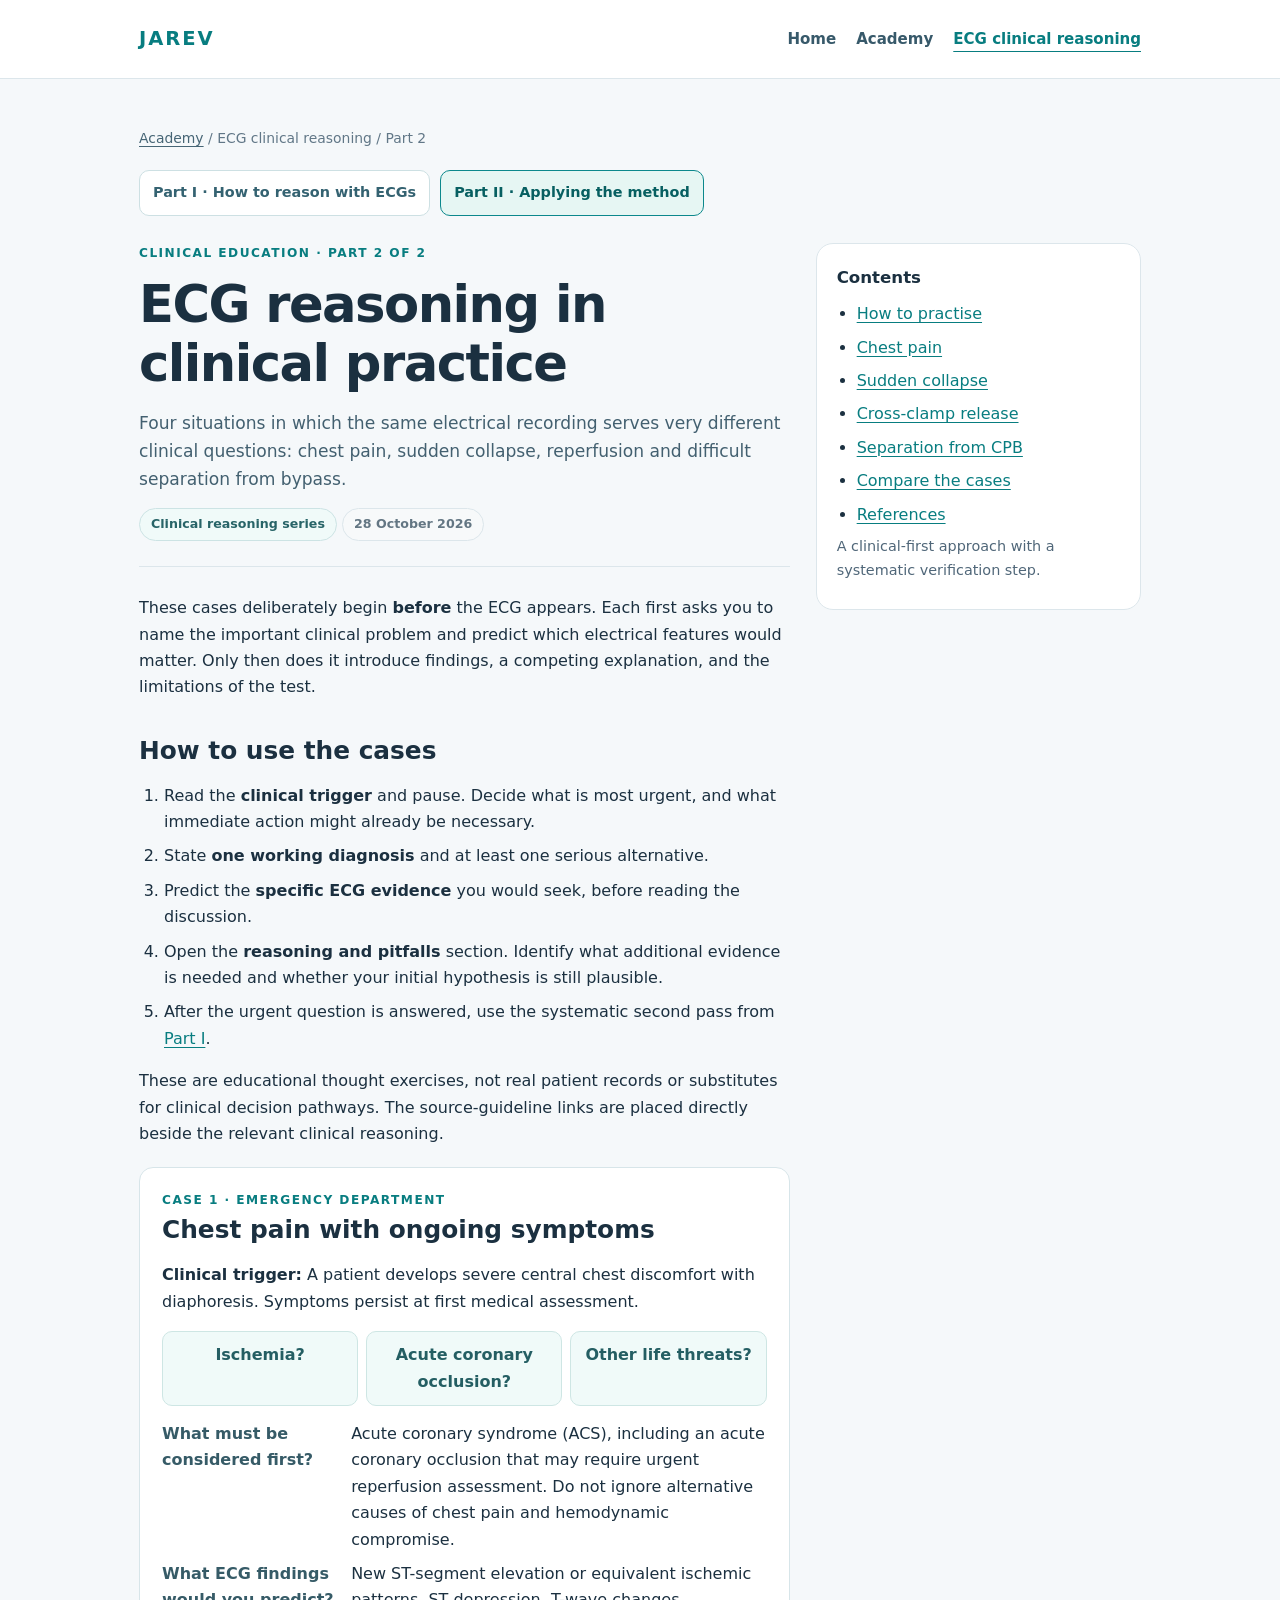
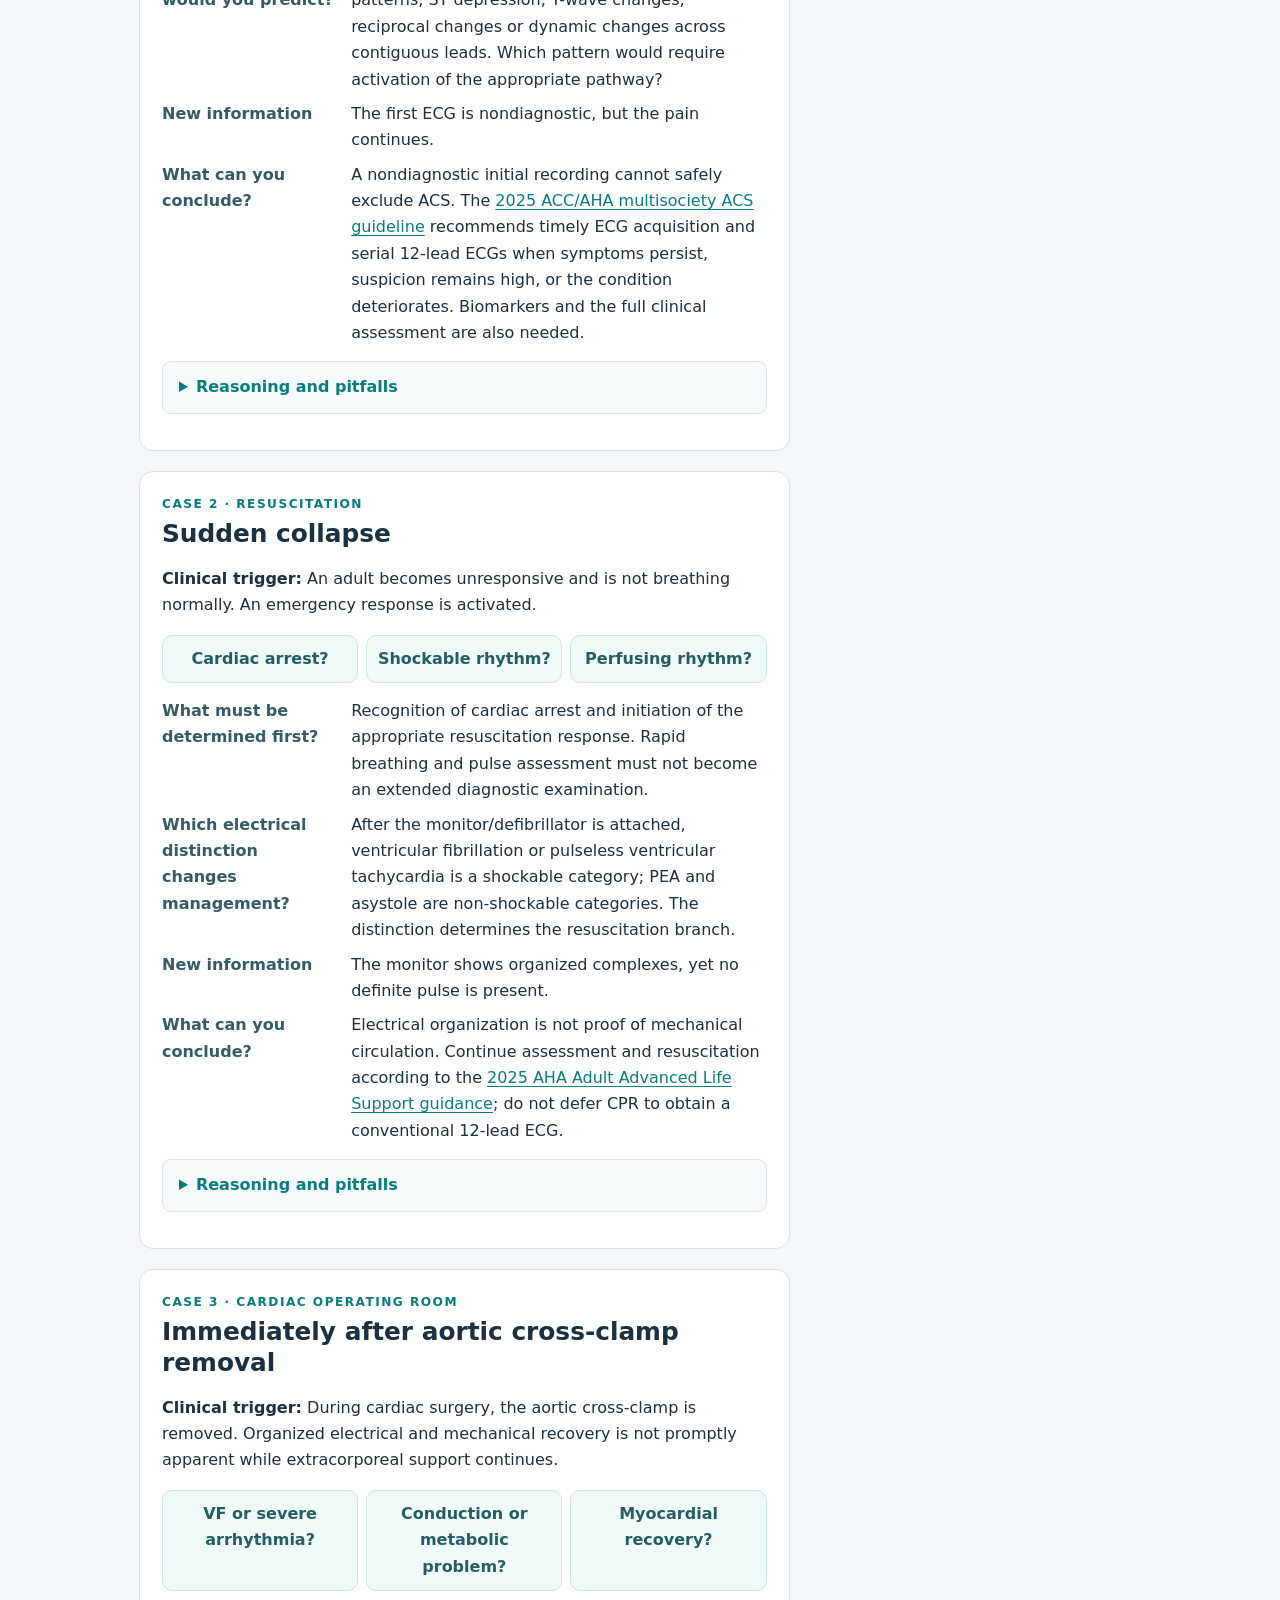
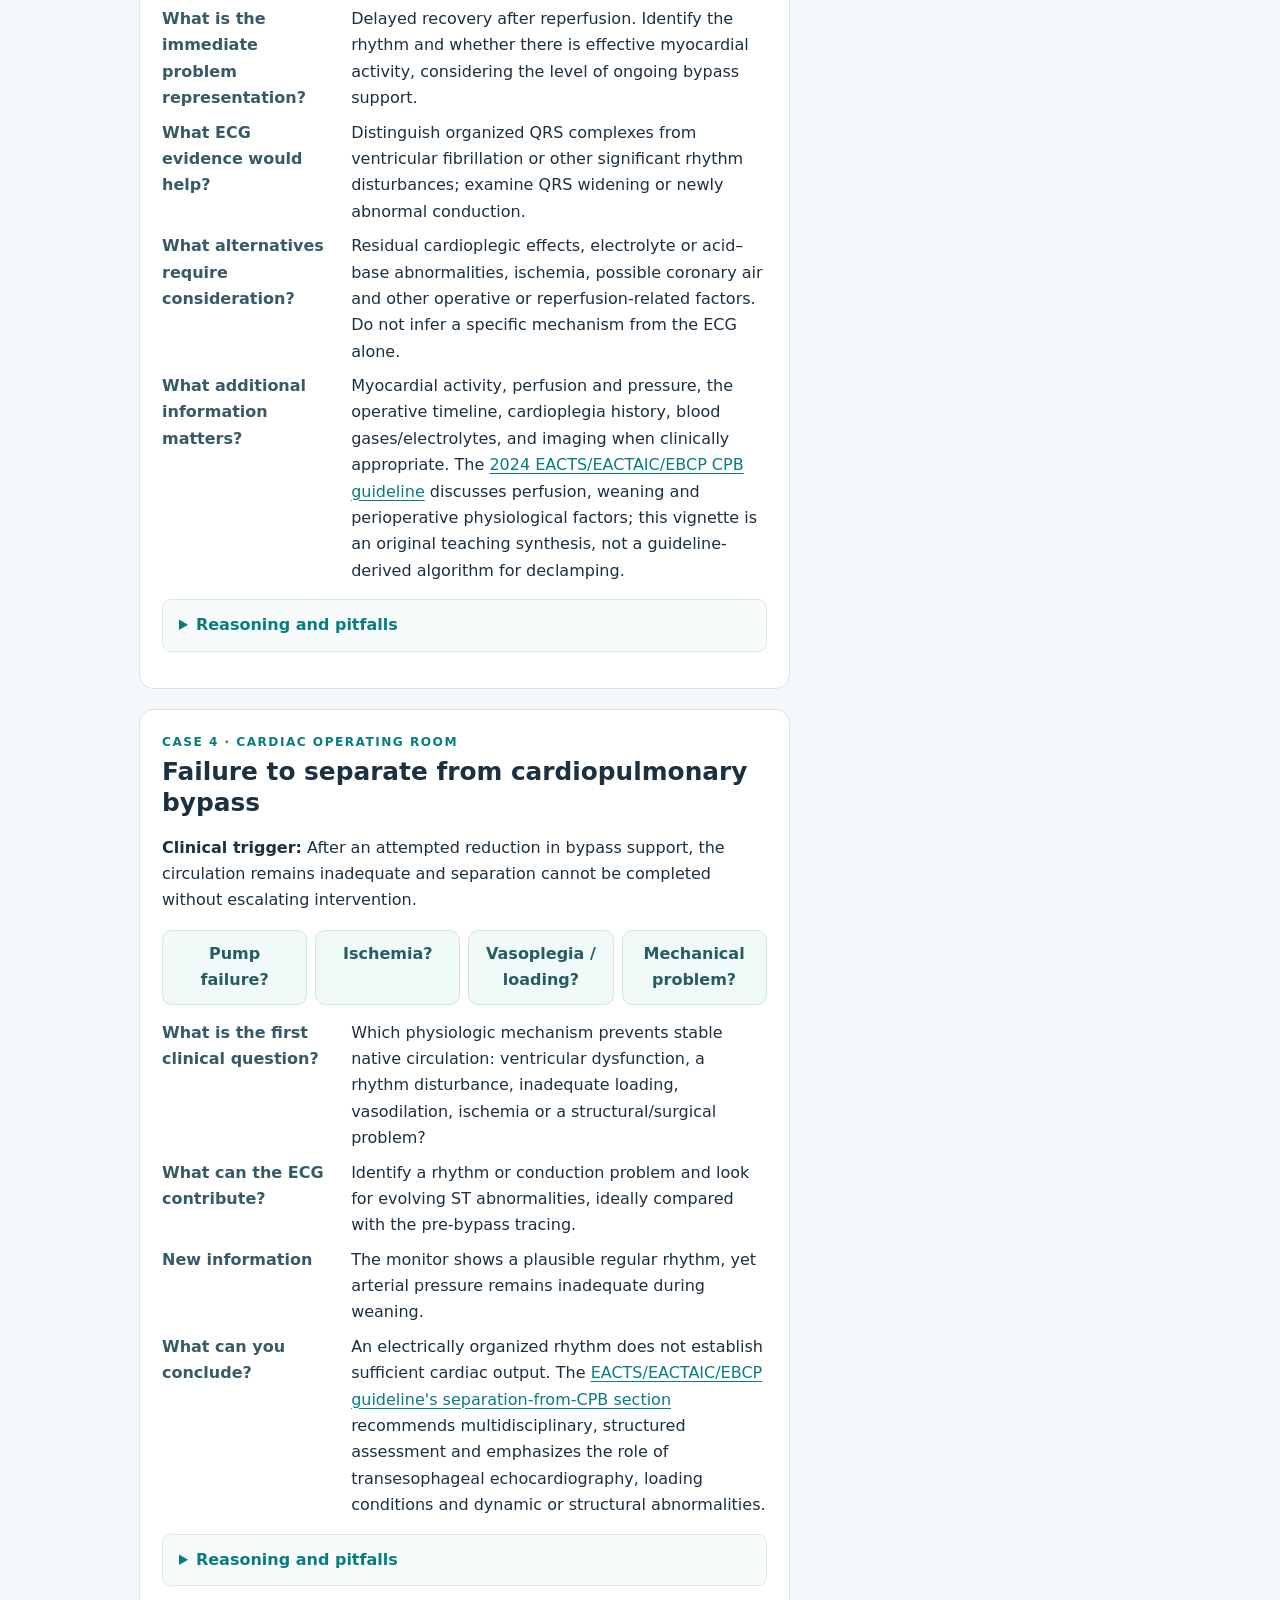
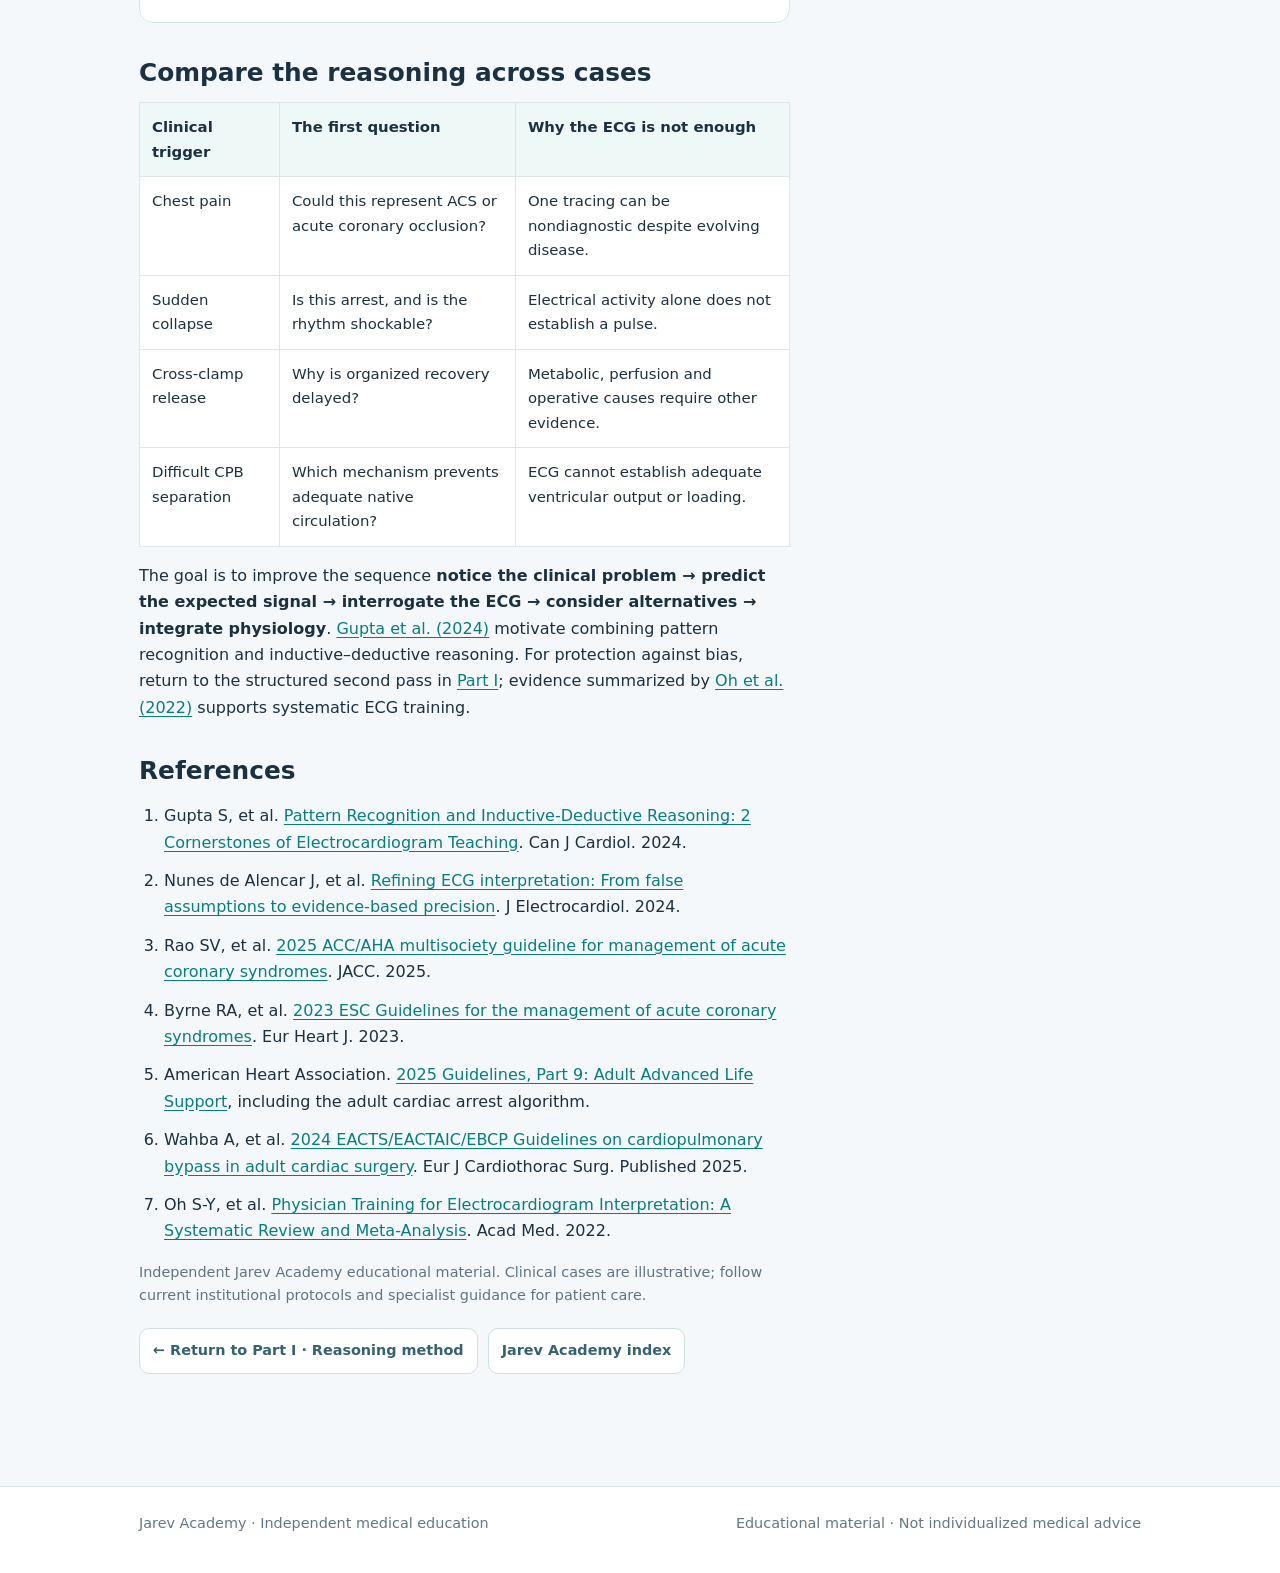
<file: academy/ecg-clinical-cases.html>
<!doctype html>
<html lang="en">
<head>
<meta charset="utf-8">
<meta name="viewport" content="width=device-width, initial-scale=1">
<meta name="description" content="Part II: case-based ECG interpretation in chest pain, sudden collapse, cross-clamp removal and difficult separation from cardiopulmonary bypass.">
<meta name="color-scheme" content="light">
<title>ECG reasoning in clinical practice | Jarev Academy</title>
<link rel="stylesheet" href="styles.css">
<style>
.ecg-flow{display:grid;grid-template-columns:1fr auto 1fr auto 1fr;align-items:center;gap:11px;margin:21px 0;padding:18px;border:1px solid #d7e4e9;border-radius:16px;background:#fff}
.ecg-flow .ecg-node{padding:18px 12px;border-radius:12px;background:#f0faf9;text-align:center}
.ecg-flow .ecg-node strong{display:block;font-size:1.3rem;line-height:1.25;color:#075e62}
.ecg-flow .ecg-node span{font-size:.87rem;color:#42616d}
.ecg-flow .ecg-arrow{color:#087d80;font-size:1.5rem;font-weight:700}
.ecg-group{display:flex;gap:5px;flex-wrap:wrap;justify-content:center;margin-top:9px}
.ecg-group span{padding:4px 7px;border:1px solid #c2dedd;border-radius:6px;background:#fff;color:#285b64;font-size:.79rem}
.ecg-caption{color:#526978;font-size:.88rem;margin:0 0 24px}
.ecg-metrics{display:grid;grid-template-columns:repeat(3,1fr);gap:11px;margin:18px 0}
.ecg-metric{border:1px solid #dde7eb;background:#fff;border-radius:11px;padding:14px}
.ecg-metric b{display:block;font-size:1.12rem}
.ecg-metric span{display:block;color:#526978;font-size:.89rem}
.ecg-takeaway{background:#fff;border:1px solid #dce6eb;border-radius:14px;padding:20px 24px;margin:25px 0}
.ecg-takeaway h2{font-size:1.15rem;margin:0 0 8px}
.ecg-takeaway ol{margin:0}
.ecg-selfcheck{background:#f4f9fb;border:1px solid #dce6eb;border-radius:14px;padding:20px 24px}
.ecg-selfcheck summary{cursor:pointer;font-weight:700;color:#087d80}
.ecg-diagram{border:1px solid #dce6eb;background:#fff;border-radius:14px;padding:20px;margin:24px 0}
.ecg-diagram .strips{display:grid;grid-template-columns:1fr 1fr;gap:16px}
.ecg-diagram .strip{min-width:0}
.ecg-diagram .strip strong{font-size:.94rem}
.ecg-diagram svg{display:block;width:100%;height:auto;background:#fafcfc;border:1px solid #e2e9ed;border-radius:8px}
.ecg-diagram .strip p{color:#5e7280;font-size:.86rem;margin:5px 0}
.ecg-diagram svg path{fill:none;stroke:#0b747a;stroke-width:3.4;stroke-linejoin:round;stroke-linecap:round}
.ecg-diagram svg .grid-line{stroke:#e5eeee;stroke-width:.9}
.ecg-diagram .strip:nth-child(2) svg path.wave{stroke:#3c6477}
@media(max-width:740px){.ecg-flow{grid-template-columns:1fr;gap:8px}.ecg-arrow{transform:rotate(90deg);text-align:center}.ecg-metrics{grid-template-columns:1fr}.ecg-diagram .strips{grid-template-columns:1fr}}
.clinical-frame{display:grid;grid-template-columns:repeat(5,minmax(0,1fr));gap:8px;margin:23px 0}.clinical-frame .stage{background:#f0faf9;border:1px solid #cce3e4;border-radius:11px;padding:14px 11px}.clinical-frame .stage b{display:block;color:#087d80;font-size:1.04rem}.clinical-frame .stage strong{display:block;line-height:1.28;font-size:.94rem}.clinical-frame .stage span{display:block;font-size:.84rem;color:#526978;margin-top:6px;line-height:1.4}.case-grid{display:grid;grid-template-columns:1fr 1fr;gap:15px;margin:22px 0}.clinical-case{background:#fff;border:1px solid #dce6eb;border-radius:15px;padding:21px}.clinical-case .scene{color:#087d80;font-weight:800;letter-spacing:.06em;font-size:.76rem;text-transform:uppercase;margin:0 0 6px}.clinical-case h3{margin:0 0 12px;line-height:1.3;font-size:1.18rem}.clinical-case p{margin:8px 0;font-size:.94rem}.clinical-case dt{font-size:.83rem;font-weight:800;color:#3e6272;margin-top:11px}.clinical-case dd{margin:2px 0 0;font-size:.93rem}.clinical-case .limits{font-size:.84rem;color:#627684;border-top:1px solid #e2e9ed;margin-top:13px;padding-top:10px}.hypothesis-note{background:#fff;border-left:4px solid #087d80;padding:17px 20px;margin:24px 0;border-radius:0 12px 12px 0}.hypothesis-note p{margin:0}.hypothesis-note p+p{margin-top:10px}.skill-cycle{padding:20px;background:#f0faf9;border-radius:14px;border:1px solid #d1e4e4}.skill-cycle li{margin:7px 0}.skill-cycle ol{margin-bottom:5px}.comparison{overflow-x:auto;margin:17px 0}.comparison table{border-collapse:collapse;min-width:550px;width:100%;font-size:.91rem;background:#fff}.comparison th,.comparison td{padding:11px 13px;border:1px solid #dce6eb;text-align:left;vertical-align:top}.comparison th{background:#edf7f7;color:#245b60}.clinical-question{background:#fff;border:1px solid #dce6eb;border-radius:14px;padding:18px 23px}.clinical-question summary{cursor:pointer;color:#087d80;font-weight:750}@media(max-width:850px){.clinical-frame{grid-template-columns:1fr 1fr}.case-grid{grid-template-columns:1fr}}@media(max-width:460px){.clinical-frame{grid-template-columns:1fr}} 
</style>
<style>
.course-nav{display:flex;flex-wrap:wrap;gap:10px;margin:20px 0 27px}.course-nav a{display:inline-block;text-decoration:none;font-weight:700;font-size:.9rem;border:1px solid #cde0e3;background:#fff;color:#346271;border-radius:10px;padding:10px 13px}.course-nav a[aria-current="page"]{background:#e6f6f3;border-color:#0c888c;color:#075f61}.reference-link{font-size:.92rem}.focal{border-left:4px solid #087d80;padding:16px 20px;background:#fff;border-radius:0 12px 12px 0;margin:20px 0}.focal p{margin:0}.focal p+p{margin-top:9px}.two-up{display:grid;grid-template-columns:1fr 1fr;gap:15px;margin:18px 0}.two-up .card{padding:20px}.case{border:1px solid #d7e5e9;border-radius:14px;background:#fff;padding:22px;margin:20px 0}.case .eyebrow{margin:0 0 5px}.case h2{margin:0 0 15px}.case dl{display:grid;grid-template-columns:minmax(145px,1fr) 2.4fr;gap:8px 16px;margin:15px 0}.case dt{color:#365b67;font-weight:750}.case dd{margin:0}.case details{border:1px solid #dce6eb;padding:12px 16px;border-radius:9px;background:#f7fbfb;margin:14px 0}.case summary{cursor:pointer;font-weight:750;color:#087d80}.case .decision{font-weight:700;color:#1a4e54}.reference-list li{margin:12px 0}.decision-band{display:flex;gap:8px;flex-wrap:wrap;margin:15px 0}.decision-band span{background:#f0faf9;border:1px solid #cee6e4;color:#245e63;border-radius:10px;padding:10px;font-weight:650;flex:1;min-width:140px;text-align:center}.comparison-table{border-collapse:collapse;width:100%;font-size:.93rem;background:#fff}.comparison-table th,.comparison-table td{text-align:left;vertical-align:top;padding:12px;border:1px solid #dce6eb}.comparison-table th{background:#edf8f7}@media(max-width:720px){.two-up{grid-template-columns:1fr}.case dl{display:block}.case dt{margin-top:11px}.case dd{margin-top:3px}}
</style>
</head>
<body>
<header class="site-header"><div class="container">
<a class="brand" href="../index.html">JAREV</a>
<nav class="site-nav" aria-label="Main navigation">
<a href="../index.html">Home</a>
<a href="index.html">Academy</a>
<a href="ecg-clinical-cases.html" aria-current="page">ECG clinical reasoning</a>
</nav></div></header>
<main class="container page-main">
<div class="breadcrumb"><a href="index.html">Academy</a> / ECG clinical reasoning / Part 2</div>
<div class="course-nav" aria-label="ECG course sections">
<a href="ecg-essentials.html" >Part I · How to reason with ECGs</a>
<a href="ecg-clinical-cases.html" aria-current="page">Part II · Applying the method</a>
</div>
<div class="columns"><article class="article">
<header class="article-head">
<p class="eyebrow">Clinical education · Part 2 of 2</p>
<h1>ECG reasoning in clinical practice</h1>
<p class="lead">Four situations in which the same electrical recording serves very different clinical questions: chest pain, sudden collapse, reperfusion and difficult separation from bypass.</p>
<span class="pill">Clinical reasoning series</span> <span class="pill neutral">28 October 2026</span>
</header>
<p>These cases deliberately begin <strong>before</strong> the ECG appears. Each first asks you to name the important clinical problem and predict which electrical features would matter. Only then does it introduce findings, a competing explanation, and the limitations of the test.</p>
<h2 id="using">How to use the cases</h2>
<ol>
<li>Read the <strong>clinical trigger</strong> and pause. Decide what is most urgent, and what immediate action might already be necessary.</li>
<li>State <strong>one working diagnosis</strong> and at least one serious alternative.</li>
<li>Predict the <strong>specific ECG evidence</strong> you would seek, before reading the discussion.</li>
<li>Open the <strong>reasoning and pitfalls</strong> section. Identify what additional evidence is needed and whether your initial hypothesis is still plausible.</li>
<li>After the urgent question is answered, use the systematic second pass from <a href="ecg-essentials.html">Part I</a>.</li>
</ol>
<p>These are educational thought exercises, not real patient records or substitutes for clinical decision pathways. The source-guideline links are placed directly beside the relevant clinical reasoning.</p>

<section class="case" id="chest">
<p class="eyebrow">Case 1 · Emergency department</p>
<h2>Chest pain with ongoing symptoms</h2>
<p><strong>Clinical trigger:</strong> A patient develops severe central chest discomfort with diaphoresis. Symptoms persist at first medical assessment.</p>
<div class="decision-band"><span>Ischemia?</span><span>Acute coronary occlusion?</span><span>Other life threats?</span></div>
<dl><dt>What must be considered first?</dt><dd>Acute coronary syndrome (ACS), including an acute coronary occlusion that may require urgent reperfusion assessment. Do not ignore alternative causes of chest pain and hemodynamic compromise.</dd>
<dt>What ECG findings would you predict?</dt><dd>New ST-segment elevation or equivalent ischemic patterns, ST depression, T-wave changes, reciprocal changes or dynamic changes across contiguous leads. Which pattern would require activation of the appropriate pathway?</dd>
<dt>New information</dt><dd>The first ECG is nondiagnostic, but the pain continues.</dd>
<dt>What can you conclude?</dt><dd>A nondiagnostic initial recording cannot safely exclude ACS. The <a href="https://www.jacc.org/doi/10.1016/j.jacc.2024.11.009" target="_blank" rel="noopener noreferrer">2025 ACC/AHA multisociety ACS guideline</a> recommends timely ECG acquisition and serial 12-lead ECGs when symptoms persist, suspicion remains high, or the condition deteriorates. Biomarkers and the full clinical assessment are also needed.</dd></dl>
<details><summary>Reasoning and pitfalls</summary>
<p><strong>Potential anchoring:</strong> assuming that the absence of classic ST elevation rules out an occlusive culprit lesion or ACS. In a review of ECG reasoning, <a href="https://doi.org/10.1016/j.jelectrocard.2024.153803" target="_blank" rel="noopener noreferrer">Nunes de Alencar et al. (2024)</a> emphasize that ECG signs are imperfect surrogate markers of disease. The <a href="https://doi.org/10.1093/eurheartj/ehad191" target="_blank" rel="noopener noreferrer">2023 ESC ACS guideline</a> likewise structures initial clinical pathways around the ECG without treating a nondiagnostic trace as exclusion of ACS.</p>
<p><strong>Learning question:</strong> Which negative ECG finding would genuinely lower your suspicion, and which merely fails to confirm the first hypothesis?</p></details>
</section>

<section class="case" id="collapse">
<p class="eyebrow">Case 2 · Resuscitation</p>
<h2>Sudden collapse</h2>
<p><strong>Clinical trigger:</strong> An adult becomes unresponsive and is not breathing normally. An emergency response is activated.</p>
<div class="decision-band"><span>Cardiac arrest?</span><span>Shockable rhythm?</span><span>Perfusing rhythm?</span></div>
<dl><dt>What must be determined first?</dt><dd>Recognition of cardiac arrest and initiation of the appropriate resuscitation response. Rapid breathing and pulse assessment must not become an extended diagnostic examination.</dd>
<dt>Which electrical distinction changes management?</dt><dd>After the monitor/defibrillator is attached, ventricular fibrillation or pulseless ventricular tachycardia is a <em>shockable</em> category; PEA and asystole are <em>non-shockable</em> categories. The distinction determines the resuscitation branch.</dd>
<dt>New information</dt><dd>The monitor shows organized complexes, yet no definite pulse is present.</dd>
<dt>What can you conclude?</dt><dd>Electrical organization is not proof of mechanical circulation. Continue assessment and resuscitation according to the <a href="https://cpr.heart.org/en/resuscitation-science/cpr-and-ecc-guidelines/adult-advanced-life-support/" target="_blank" rel="noopener noreferrer">2025 AHA Adult Advanced Life Support guidance</a>; do not defer CPR to obtain a conventional 12-lead ECG.</dd></dl>
<details><summary>Reasoning and pitfalls</summary>
<p><strong>Potential anchoring:</strong> seeing a familiar sinus-like monitor rhythm and assuming adequate circulation. The useful question here is <em>“Is this a perfusing rhythm?”</em>, rather than beginning with axis, QTc or chamber criteria.</p>
<p><strong>Learning question:</strong> In what situation does an ECG pattern represent a rhythm category but fail to establish the physiological state of the patient? The <a href="https://cpr.heart.org/-/media/CPR-Files/CPR-Guidelines-Files/2025-Algorithms/Algorithm-ACLS-CA-250527.pdf" target="_blank" rel="noopener noreferrer">2025 AHA arrest algorithm</a> provides the reference pathways.</p></details>
</section>

<section class="case" id="declamp">
<p class="eyebrow">Case 3 · Cardiac operating room</p>
<h2>Immediately after aortic cross-clamp removal</h2>
<p><strong>Clinical trigger:</strong> During cardiac surgery, the aortic cross-clamp is removed. Organized electrical and mechanical recovery is not promptly apparent while extracorporeal support continues.</p>
<div class="decision-band"><span>VF or severe arrhythmia?</span><span>Conduction or metabolic problem?</span><span>Myocardial recovery?</span></div>
<dl><dt>What is the immediate problem representation?</dt><dd>Delayed recovery after reperfusion. Identify the rhythm and whether there is effective myocardial activity, considering the level of ongoing bypass support.</dd>
<dt>What ECG evidence would help?</dt><dd>Distinguish organized QRS complexes from ventricular fibrillation or other significant rhythm disturbances; examine QRS widening or newly abnormal conduction.</dd>
<dt>What alternatives require consideration?</dt><dd>Residual cardioplegic effects, electrolyte or acid–base abnormalities, ischemia, possible coronary air and other operative or reperfusion-related factors. Do not infer a specific mechanism from the ECG alone.</dd>
<dt>What additional information matters?</dt><dd>Myocardial activity, perfusion and pressure, the operative timeline, cardioplegia history, blood gases/electrolytes, and imaging when clinically appropriate. The <a href="https://pmc.ncbi.nlm.nih.gov/articles/PMC11947607/" target="_blank" rel="noopener noreferrer">2024 EACTS/EACTAIC/EBCP CPB guideline</a> discusses perfusion, weaning and perioperative physiological factors; this vignette is an original teaching synthesis, not a guideline-derived algorithm for declamping.</dd></dl>
<details><summary>Reasoning and pitfalls</summary>
<p><strong>Potential anchoring:</strong> labeling a wide-complex rhythm as “hyperkalemia” before checking whether it reflects an arrhythmia, reperfusion-related ischemia, temperature, conduction injury, or other causes.</p>
<p><strong>Learning question:</strong> Which observation distinguishes electrical disorganization from mechanically ineffective organized activity? Which immediate tests would change the team's interpretation?</p></details>
</section>

<section class="case" id="weaning">
<p class="eyebrow">Case 4 · Cardiac operating room</p>
<h2>Failure to separate from cardiopulmonary bypass</h2>
<p><strong>Clinical trigger:</strong> After an attempted reduction in bypass support, the circulation remains inadequate and separation cannot be completed without escalating intervention.</p>
<div class="decision-band"><span>Pump failure?</span><span>Ischemia?</span><span>Vasoplegia / loading?</span><span>Mechanical problem?</span></div>
<dl><dt>What is the first clinical question?</dt><dd>Which physiologic mechanism prevents stable native circulation: ventricular dysfunction, a rhythm disturbance, inadequate loading, vasodilation, ischemia or a structural/surgical problem?</dd>
<dt>What can the ECG contribute?</dt><dd>Identify a rhythm or conduction problem and look for evolving ST abnormalities, ideally compared with the pre-bypass tracing.</dd>
<dt>New information</dt><dd>The monitor shows a plausible regular rhythm, yet arterial pressure remains inadequate during weaning.</dd>
<dt>What can you conclude?</dt><dd>An electrically organized rhythm does not establish sufficient cardiac output. The <a href="https://pmc.ncbi.nlm.nih.gov/articles/PMC11947607/" target="_blank" rel="noopener noreferrer">EACTS/EACTAIC/EBCP guideline's separation-from-CPB section</a> recommends multidisciplinary, structured assessment and emphasizes the role of transesophageal echocardiography, loading conditions and dynamic or structural abnormalities.</dd></dl>
<details><summary>Reasoning and pitfalls</summary>
<p><strong>Potential anchoring:</strong> treating a postoperative ECG or normal-looking monitor rhythm as proof that the myocardium is functioning adequately. Hemodynamic measurements and TOE may be far more decisive for identifying the mechanism in this setting.</p>
<p><strong>Learning question:</strong> What would regional wall-motion abnormalities suggest? What alternative explanation would you consider if ventricular function were preserved but systemic vascular resistance were low?</p></details>
</section>

<h2 id="reflection">Compare the reasoning across cases</h2>
<table class="comparison-table">
<thead><tr><th>Clinical trigger</th><th>The first question</th><th>Why the ECG is not enough</th></tr></thead>
<tbody><tr><td>Chest pain</td><td>Could this represent ACS or acute coronary occlusion?</td><td>One tracing can be nondiagnostic despite evolving disease.</td></tr>
<tr><td>Sudden collapse</td><td>Is this arrest, and is the rhythm shockable?</td><td>Electrical activity alone does not establish a pulse.</td></tr>
<tr><td>Cross-clamp release</td><td>Why is organized recovery delayed?</td><td>Metabolic, perfusion and operative causes require other evidence.</td></tr>
<tr><td>Difficult CPB separation</td><td>Which mechanism prevents adequate native circulation?</td><td>ECG cannot establish adequate ventricular output or loading.</td></tr></tbody>
</table>
<p>The goal is to improve the sequence <strong>notice the clinical problem → predict the expected signal → interrogate the ECG → consider alternatives → integrate physiology</strong>. <a href="https://doi.org/10.1016/j.cjca.2024.04.005" target="_blank" rel="noopener noreferrer">Gupta et al. (2024)</a> motivate combining pattern recognition and inductive–deductive reasoning. For protection against bias, return to the structured second pass in <a href="ecg-essentials.html">Part I</a>; evidence summarized by <a href="https://doi.org/10.1097/ACM.0000000000004607" target="_blank" rel="noopener noreferrer">Oh et al. (2022)</a> supports systematic ECG training.</p>

<h2 id="references">References</h2>
<ol class="references reference-list">
<li>Gupta S, et al. <a href="https://doi.org/10.1016/j.cjca.2024.04.005" target="_blank" rel="noopener noreferrer">Pattern Recognition and Inductive-Deductive Reasoning: 2 Cornerstones of Electrocardiogram Teaching</a>. <em>Can J Cardiol</em>. 2024.</li>
<li>Nunes de Alencar J, et al. <a href="https://doi.org/10.1016/j.jelectrocard.2024.153803" target="_blank" rel="noopener noreferrer">Refining ECG interpretation: From false assumptions to evidence-based precision</a>. <em>J Electrocardiol</em>. 2024.</li>
<li>Rao SV, et al. <a href="https://www.jacc.org/doi/10.1016/j.jacc.2024.11.009" target="_blank" rel="noopener noreferrer">2025 ACC/AHA multisociety guideline for management of acute coronary syndromes</a>. <em>JACC</em>. 2025.</li>
<li>Byrne RA, et al. <a href="https://doi.org/10.1093/eurheartj/ehad191" target="_blank" rel="noopener noreferrer">2023 ESC Guidelines for the management of acute coronary syndromes</a>. <em>Eur Heart J</em>. 2023.</li>
<li>American Heart Association. <a href="https://cpr.heart.org/en/resuscitation-science/cpr-and-ecc-guidelines/adult-advanced-life-support/" target="_blank" rel="noopener noreferrer">2025 Guidelines, Part 9: Adult Advanced Life Support</a>, including the adult cardiac arrest algorithm.</li>
<li>Wahba A, et al. <a href="https://doi.org/10.1093/ejcts/ezae354" target="_blank" rel="noopener noreferrer">2024 EACTS/EACTAIC/EBCP Guidelines on cardiopulmonary bypass in adult cardiac surgery</a>. <em>Eur J Cardiothorac Surg</em>. Published 2025.</li>
<li>Oh S-Y, et al. <a href="https://doi.org/10.1097/ACM.0000000000004607" target="_blank" rel="noopener noreferrer">Physician Training for Electrocardiogram Interpretation: A Systematic Review and Meta-Analysis</a>. <em>Acad Med</em>. 2022.</li></ol>
<p class="muted small">Independent Jarev Academy educational material. Clinical cases are illustrative; follow current institutional protocols and specialist guidance for patient care.</p>
<div class="course-nav"><a href="ecg-essentials.html">← Return to Part I · Reasoning method</a><a href="index.html">Jarev Academy index</a></div>
</article>
<aside class="sidebar" aria-label="Contents"><div class="card">
<h2>Contents</h2><ul><li><a href="#using">How to practise</a></li><li><a href="#chest">Chest pain</a></li><li><a href="#collapse">Sudden collapse</a></li><li><a href="#declamp">Cross-clamp release</a></li><li><a href="#weaning">Separation from CPB</a></li><li><a href="#reflection">Compare the cases</a></li><li><a href="#references">References</a></li></ul>
<p class="muted small">A clinical-first approach with a systematic verification step.</p>
</div></aside>
</div></main>
<footer class="footer"><div class="container"><span>Jarev Academy · Independent medical education</span><span>Educational material · Not individualized medical advice</span></div></footer>
</body></html>
</file>
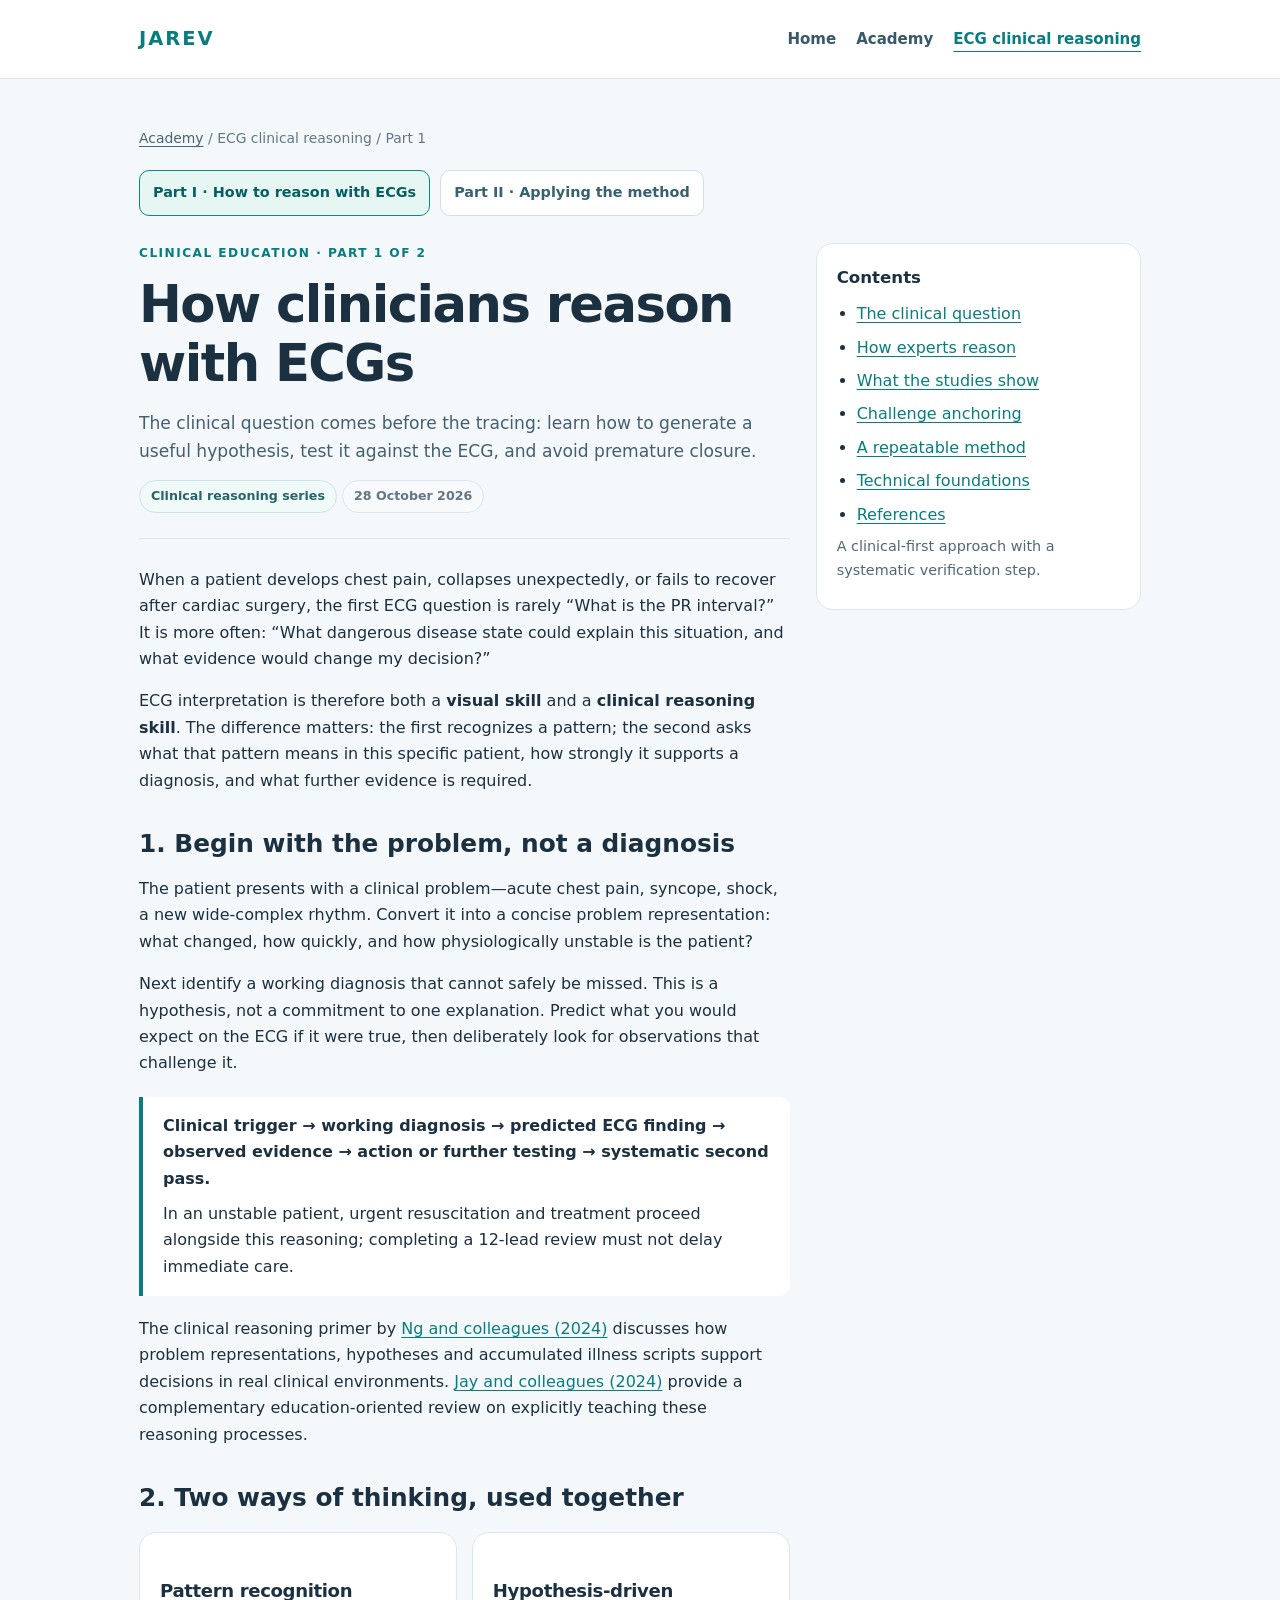
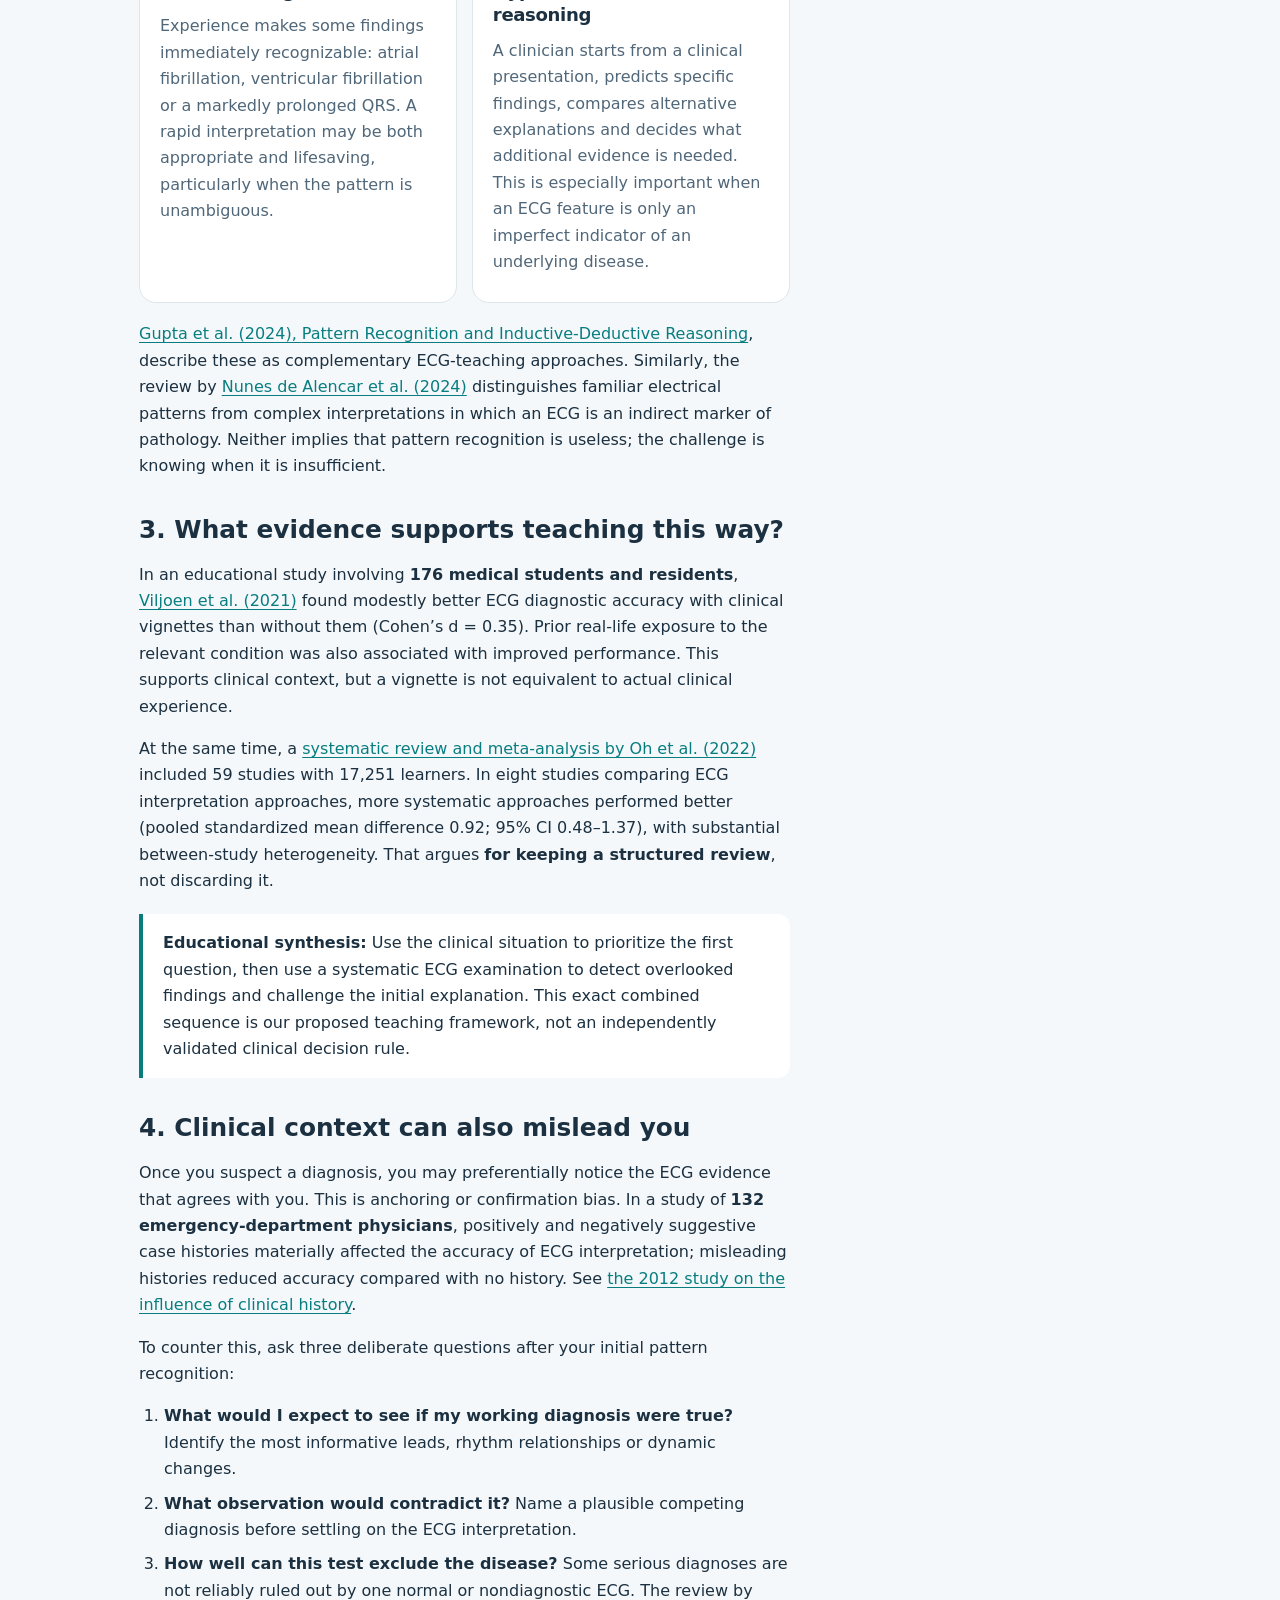
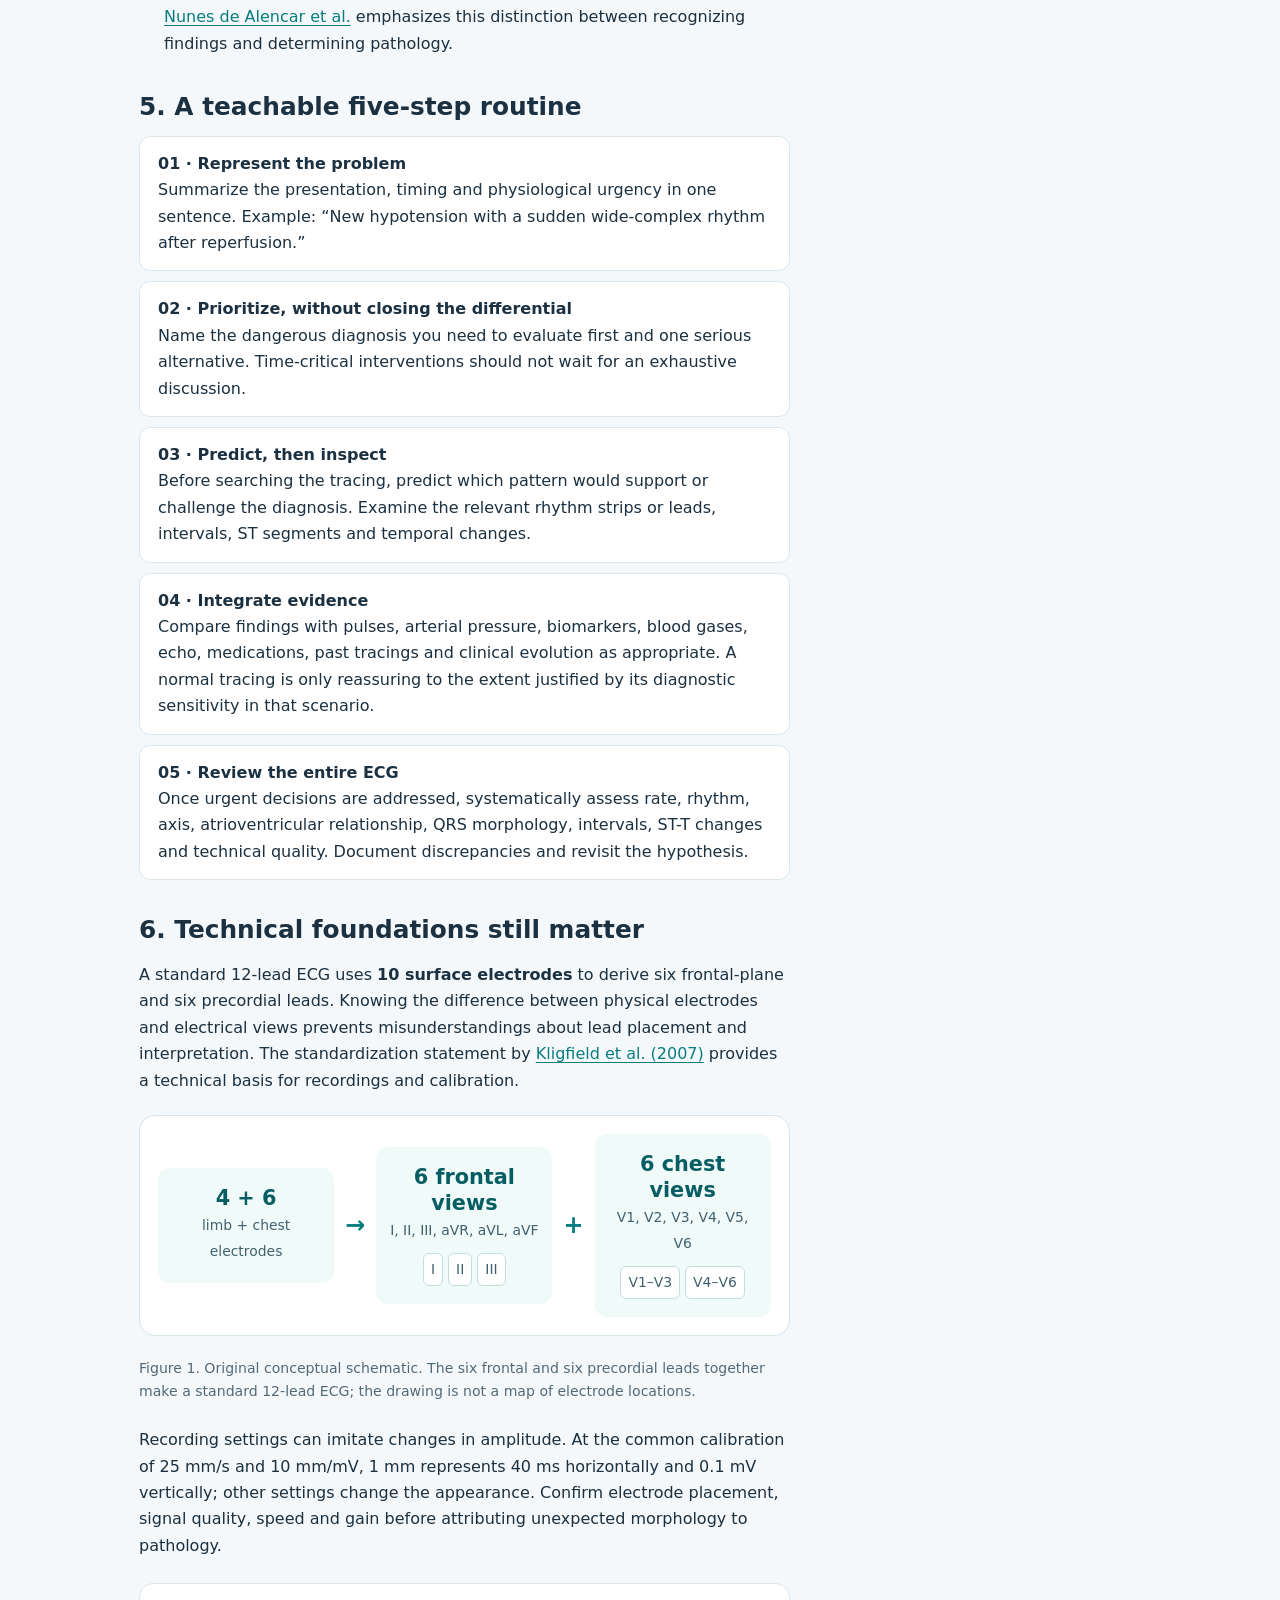
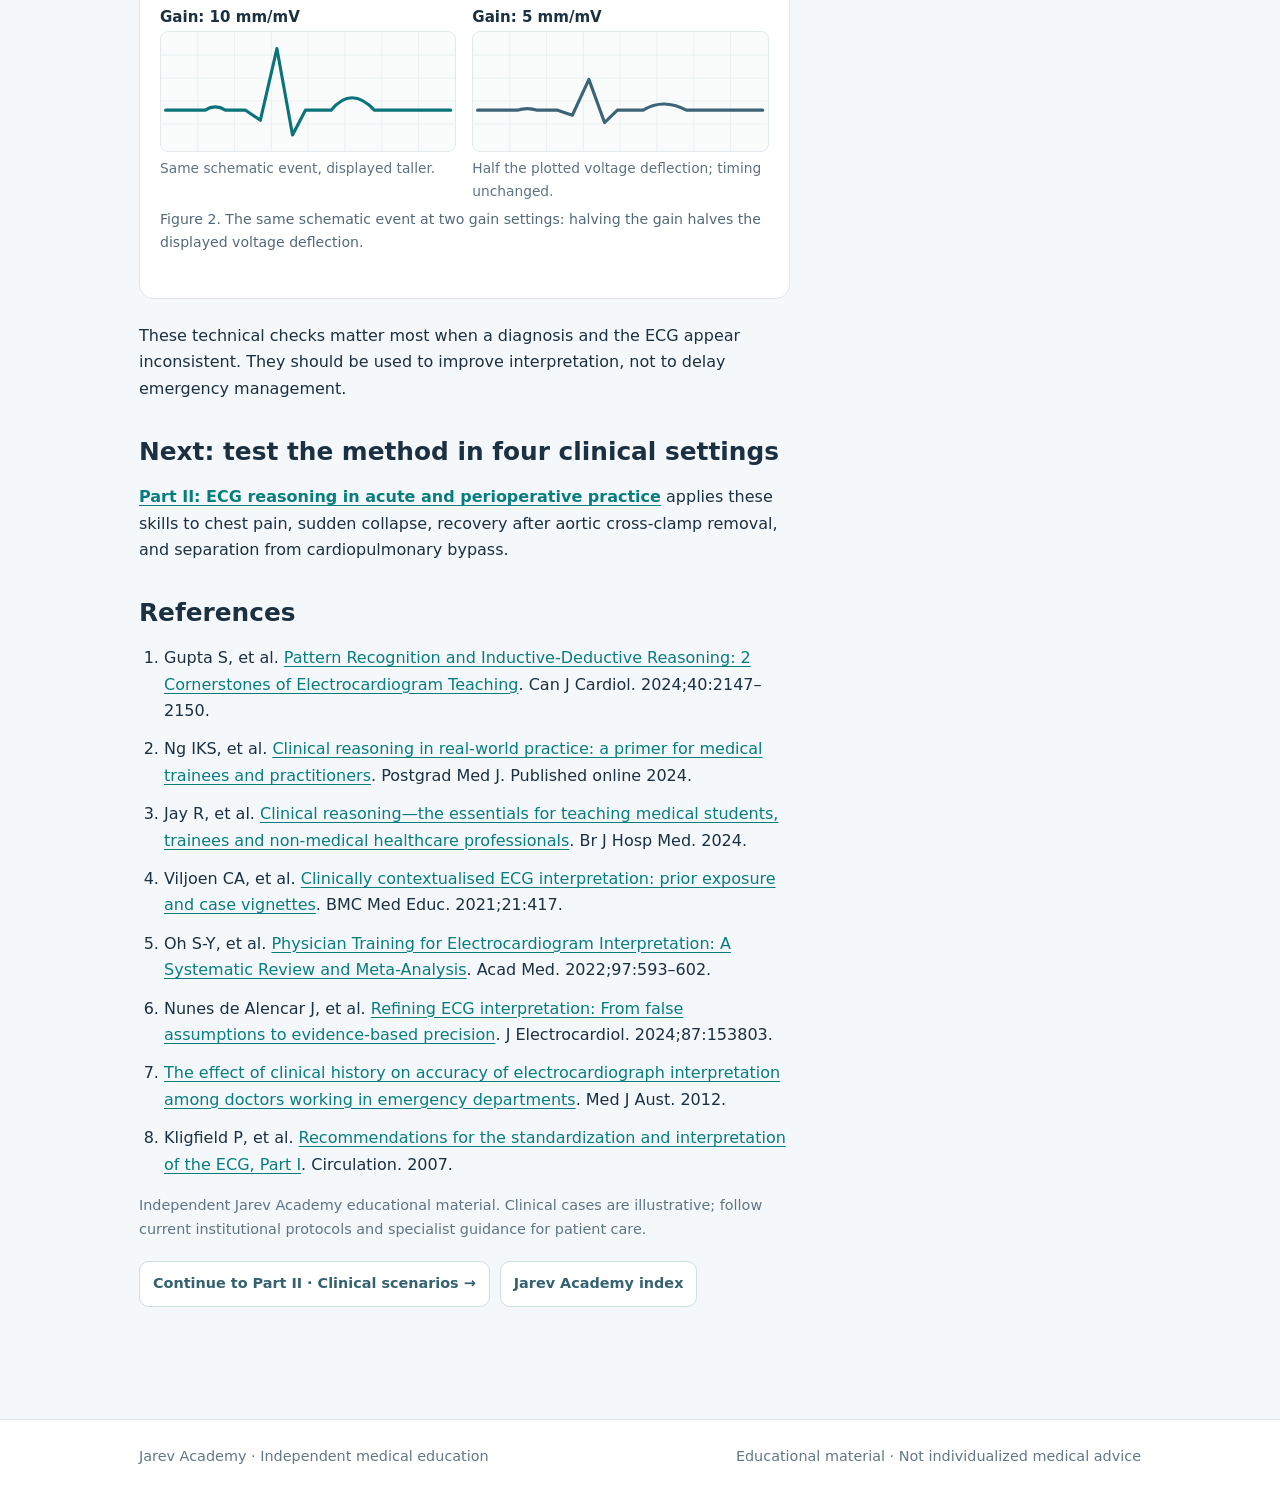
<file: academy/ecg-essentials.html>
<!doctype html>
<html lang="en">
<head>
<meta charset="utf-8">
<meta name="viewport" content="width=device-width, initial-scale=1">
<meta name="description" content="Part I: evidence-informed clinical reasoning, pattern recognition, diagnostic hypotheses, biases and systematic ECG verification.">
<meta name="color-scheme" content="light">
<title>How clinicians reason with ECGs | Jarev Academy</title>
<link rel="stylesheet" href="styles.css">
<style>
.ecg-flow{display:grid;grid-template-columns:1fr auto 1fr auto 1fr;align-items:center;gap:11px;margin:21px 0;padding:18px;border:1px solid #d7e4e9;border-radius:16px;background:#fff}
.ecg-flow .ecg-node{padding:18px 12px;border-radius:12px;background:#f0faf9;text-align:center}
.ecg-flow .ecg-node strong{display:block;font-size:1.3rem;line-height:1.25;color:#075e62}
.ecg-flow .ecg-node span{font-size:.87rem;color:#42616d}
.ecg-flow .ecg-arrow{color:#087d80;font-size:1.5rem;font-weight:700}
.ecg-group{display:flex;gap:5px;flex-wrap:wrap;justify-content:center;margin-top:9px}
.ecg-group span{padding:4px 7px;border:1px solid #c2dedd;border-radius:6px;background:#fff;color:#285b64;font-size:.79rem}
.ecg-caption{color:#526978;font-size:.88rem;margin:0 0 24px}
.ecg-metrics{display:grid;grid-template-columns:repeat(3,1fr);gap:11px;margin:18px 0}
.ecg-metric{border:1px solid #dde7eb;background:#fff;border-radius:11px;padding:14px}
.ecg-metric b{display:block;font-size:1.12rem}
.ecg-metric span{display:block;color:#526978;font-size:.89rem}
.ecg-takeaway{background:#fff;border:1px solid #dce6eb;border-radius:14px;padding:20px 24px;margin:25px 0}
.ecg-takeaway h2{font-size:1.15rem;margin:0 0 8px}
.ecg-takeaway ol{margin:0}
.ecg-selfcheck{background:#f4f9fb;border:1px solid #dce6eb;border-radius:14px;padding:20px 24px}
.ecg-selfcheck summary{cursor:pointer;font-weight:700;color:#087d80}
.ecg-diagram{border:1px solid #dce6eb;background:#fff;border-radius:14px;padding:20px;margin:24px 0}
.ecg-diagram .strips{display:grid;grid-template-columns:1fr 1fr;gap:16px}
.ecg-diagram .strip{min-width:0}
.ecg-diagram .strip strong{font-size:.94rem}
.ecg-diagram svg{display:block;width:100%;height:auto;background:#fafcfc;border:1px solid #e2e9ed;border-radius:8px}
.ecg-diagram .strip p{color:#5e7280;font-size:.86rem;margin:5px 0}
.ecg-diagram svg path{fill:none;stroke:#0b747a;stroke-width:3.4;stroke-linejoin:round;stroke-linecap:round}
.ecg-diagram svg .grid-line{stroke:#e5eeee;stroke-width:.9}
.ecg-diagram .strip:nth-child(2) svg path.wave{stroke:#3c6477}
@media(max-width:740px){.ecg-flow{grid-template-columns:1fr;gap:8px}.ecg-arrow{transform:rotate(90deg);text-align:center}.ecg-metrics{grid-template-columns:1fr}.ecg-diagram .strips{grid-template-columns:1fr}}
.clinical-frame{display:grid;grid-template-columns:repeat(5,minmax(0,1fr));gap:8px;margin:23px 0}.clinical-frame .stage{background:#f0faf9;border:1px solid #cce3e4;border-radius:11px;padding:14px 11px}.clinical-frame .stage b{display:block;color:#087d80;font-size:1.04rem}.clinical-frame .stage strong{display:block;line-height:1.28;font-size:.94rem}.clinical-frame .stage span{display:block;font-size:.84rem;color:#526978;margin-top:6px;line-height:1.4}.case-grid{display:grid;grid-template-columns:1fr 1fr;gap:15px;margin:22px 0}.clinical-case{background:#fff;border:1px solid #dce6eb;border-radius:15px;padding:21px}.clinical-case .scene{color:#087d80;font-weight:800;letter-spacing:.06em;font-size:.76rem;text-transform:uppercase;margin:0 0 6px}.clinical-case h3{margin:0 0 12px;line-height:1.3;font-size:1.18rem}.clinical-case p{margin:8px 0;font-size:.94rem}.clinical-case dt{font-size:.83rem;font-weight:800;color:#3e6272;margin-top:11px}.clinical-case dd{margin:2px 0 0;font-size:.93rem}.clinical-case .limits{font-size:.84rem;color:#627684;border-top:1px solid #e2e9ed;margin-top:13px;padding-top:10px}.hypothesis-note{background:#fff;border-left:4px solid #087d80;padding:17px 20px;margin:24px 0;border-radius:0 12px 12px 0}.hypothesis-note p{margin:0}.hypothesis-note p+p{margin-top:10px}.skill-cycle{padding:20px;background:#f0faf9;border-radius:14px;border:1px solid #d1e4e4}.skill-cycle li{margin:7px 0}.skill-cycle ol{margin-bottom:5px}.comparison{overflow-x:auto;margin:17px 0}.comparison table{border-collapse:collapse;min-width:550px;width:100%;font-size:.91rem;background:#fff}.comparison th,.comparison td{padding:11px 13px;border:1px solid #dce6eb;text-align:left;vertical-align:top}.comparison th{background:#edf7f7;color:#245b60}.clinical-question{background:#fff;border:1px solid #dce6eb;border-radius:14px;padding:18px 23px}.clinical-question summary{cursor:pointer;color:#087d80;font-weight:750}@media(max-width:850px){.clinical-frame{grid-template-columns:1fr 1fr}.case-grid{grid-template-columns:1fr}}@media(max-width:460px){.clinical-frame{grid-template-columns:1fr}} 
</style>
<style>
.course-nav{display:flex;flex-wrap:wrap;gap:10px;margin:20px 0 27px}.course-nav a{display:inline-block;text-decoration:none;font-weight:700;font-size:.9rem;border:1px solid #cde0e3;background:#fff;color:#346271;border-radius:10px;padding:10px 13px}.course-nav a[aria-current="page"]{background:#e6f6f3;border-color:#0c888c;color:#075f61}.reference-link{font-size:.92rem}.focal{border-left:4px solid #087d80;padding:16px 20px;background:#fff;border-radius:0 12px 12px 0;margin:20px 0}.focal p{margin:0}.focal p+p{margin-top:9px}.two-up{display:grid;grid-template-columns:1fr 1fr;gap:15px;margin:18px 0}.two-up .card{padding:20px}.case{border:1px solid #d7e5e9;border-radius:14px;background:#fff;padding:22px;margin:20px 0}.case .eyebrow{margin:0 0 5px}.case h2{margin:0 0 15px}.case dl{display:grid;grid-template-columns:minmax(145px,1fr) 2.4fr;gap:8px 16px;margin:15px 0}.case dt{color:#365b67;font-weight:750}.case dd{margin:0}.case details{border:1px solid #dce6eb;padding:12px 16px;border-radius:9px;background:#f7fbfb;margin:14px 0}.case summary{cursor:pointer;font-weight:750;color:#087d80}.case .decision{font-weight:700;color:#1a4e54}.reference-list li{margin:12px 0}.decision-band{display:flex;gap:8px;flex-wrap:wrap;margin:15px 0}.decision-band span{background:#f0faf9;border:1px solid #cee6e4;color:#245e63;border-radius:10px;padding:10px;font-weight:650;flex:1;min-width:140px;text-align:center}.comparison-table{border-collapse:collapse;width:100%;font-size:.93rem;background:#fff}.comparison-table th,.comparison-table td{text-align:left;vertical-align:top;padding:12px;border:1px solid #dce6eb}.comparison-table th{background:#edf8f7}@media(max-width:720px){.two-up{grid-template-columns:1fr}.case dl{display:block}.case dt{margin-top:11px}.case dd{margin-top:3px}}
</style>
</head>
<body>
<header class="site-header"><div class="container">
<a class="brand" href="../index.html">JAREV</a>
<nav class="site-nav" aria-label="Main navigation">
<a href="../index.html">Home</a>
<a href="index.html">Academy</a>
<a href="ecg-essentials.html" aria-current="page">ECG clinical reasoning</a>
</nav></div></header>
<main class="container page-main">
<div class="breadcrumb"><a href="index.html">Academy</a> / ECG clinical reasoning / Part 1</div>
<div class="course-nav" aria-label="ECG course sections">
<a href="ecg-essentials.html" aria-current="page">Part I · How to reason with ECGs</a>
<a href="ecg-clinical-cases.html" >Part II · Applying the method</a>
</div>
<div class="columns"><article class="article">
<header class="article-head">
<p class="eyebrow">Clinical education · Part 1 of 2</p>
<h1>How clinicians reason with ECGs</h1>
<p class="lead">The clinical question comes before the tracing: learn how to generate a useful hypothesis, test it against the ECG, and avoid premature closure.</p>
<span class="pill">Clinical reasoning series</span> <span class="pill neutral">28 October 2026</span>
</header>
<p>When a patient develops chest pain, collapses unexpectedly, or fails to recover after cardiac surgery, the first ECG question is rarely “What is the PR interval?” It is more often: <em>“What dangerous disease state could explain this situation, and what evidence would change my decision?”</em></p>
<p>ECG interpretation is therefore both a <strong>visual skill</strong> and a <strong>clinical reasoning skill</strong>. The difference matters: the first recognizes a pattern; the second asks what that pattern means in this specific patient, how strongly it supports a diagnosis, and what further evidence is required.</p>
<h2 id="clinical-first">1. Begin with the problem, not a diagnosis</h2>
<p>The patient presents with a clinical problem—acute chest pain, syncope, shock, a new wide-complex rhythm. Convert it into a concise problem representation: what changed, how quickly, and how physiologically unstable is the patient?</p>
<p>Next identify a <em>working diagnosis</em> that cannot safely be missed. This is a hypothesis, not a commitment to one explanation. Predict what you would expect on the ECG if it were true, then deliberately look for observations that challenge it.</p>
<div class="focal"><p><strong>Clinical trigger → working diagnosis → predicted ECG finding → observed evidence → action or further testing → systematic second pass.</strong></p><p>In an unstable patient, urgent resuscitation and treatment proceed alongside this reasoning; completing a 12-lead review must not delay immediate care.</p></div>
<p>The clinical reasoning primer by <a href="https://doi.org/10.1093/postmj/qgae079" target="_blank" rel="noopener noreferrer">Ng and colleagues (2024)</a> discusses how problem representations, hypotheses and accumulated illness scripts support decisions in real clinical environments. <a href="https://doi.org/10.12968/hmed.2024.0052" target="_blank" rel="noopener noreferrer">Jay and colleagues (2024)</a> provide a complementary education-oriented review on explicitly teaching these reasoning processes.</p>

<h2 id="reasoning">2. Two ways of thinking, used together</h2>
<div class="two-up">
<div class="card"><h3>Pattern recognition</h3><p>Experience makes some findings immediately recognizable: atrial fibrillation, ventricular fibrillation or a markedly prolonged QRS. A rapid interpretation may be both appropriate and lifesaving, particularly when the pattern is unambiguous.</p></div>
<div class="card"><h3>Hypothesis-driven reasoning</h3><p>A clinician starts from a clinical presentation, predicts specific findings, compares alternative explanations and decides what additional evidence is needed. This is especially important when an ECG feature is only an imperfect indicator of an underlying disease.</p></div>
</div>
<p><a href="https://doi.org/10.1016/j.cjca.2024.04.005" target="_blank" rel="noopener noreferrer">Gupta et al. (2024), <em>Pattern Recognition and Inductive-Deductive Reasoning</em></a>, describe these as complementary ECG-teaching approaches. Similarly, the review by <a href="https://doi.org/10.1016/j.jelectrocard.2024.153803" target="_blank" rel="noopener noreferrer">Nunes de Alencar et al. (2024)</a> distinguishes familiar electrical patterns from complex interpretations in which an ECG is an indirect marker of pathology. Neither implies that pattern recognition is useless; the challenge is knowing when it is insufficient.</p>

<h2 id="evidence">3. What evidence supports teaching this way?</h2>
<p>In an educational study involving <strong>176 medical students and residents</strong>, <a href="https://doi.org/10.1186/s12909-021-02854-x" target="_blank" rel="noopener noreferrer">Viljoen et al. (2021)</a> found modestly better ECG diagnostic accuracy with clinical vignettes than without them (Cohen’s d = 0.35). Prior real-life exposure to the relevant condition was also associated with improved performance. This supports clinical context, but a vignette is not equivalent to actual clinical experience.</p>
<p>At the same time, a <a href="https://doi.org/10.1097/ACM.0000000000004607" target="_blank" rel="noopener noreferrer">systematic review and meta-analysis by Oh et al. (2022)</a> included 59 studies with 17,251 learners. In eight studies comparing ECG interpretation approaches, more systematic approaches performed better (pooled standardized mean difference 0.92; 95% CI 0.48–1.37), with substantial between-study heterogeneity. That argues <strong>for keeping a structured review</strong>, not discarding it.</p>
<div class="focal"><p><strong>Educational synthesis:</strong> Use the clinical situation to prioritize the first question, then use a systematic ECG examination to detect overlooked findings and challenge the initial explanation. This exact combined sequence is our proposed teaching framework, not an independently validated clinical decision rule.</p></div>

<h2 id="bias">4. Clinical context can also mislead you</h2>
<p>Once you suspect a diagnosis, you may preferentially notice the ECG evidence that agrees with you. This is anchoring or confirmation bias. In a study of <strong>132 emergency-department physicians</strong>, positively and negatively suggestive case histories materially affected the accuracy of ECG interpretation; misleading histories reduced accuracy compared with no history. See <a href="https://pubmed.ncbi.nlm.nih.gov/22860793/" target="_blank" rel="noopener noreferrer">the 2012 study on the influence of clinical history</a>.</p>
<p>To counter this, ask three deliberate questions after your initial pattern recognition:</p>
<ol>
<li><strong>What would I expect to see if my working diagnosis were true?</strong> Identify the most informative leads, rhythm relationships or dynamic changes.</li>
<li><strong>What observation would contradict it?</strong> Name a plausible competing diagnosis before settling on the ECG interpretation.</li>
<li><strong>How well can this test exclude the disease?</strong> Some serious diagnoses are not reliably ruled out by one normal or nondiagnostic ECG. The review by <a href="https://doi.org/10.1016/j.jelectrocard.2024.153803" target="_blank" rel="noopener noreferrer">Nunes de Alencar et al.</a> emphasizes this distinction between recognizing findings and determining pathology.</li>
</ol>

<h2 id="method">5. A teachable five-step routine</h2>
<div class="step"><strong>01 · Represent the problem</strong>Summarize the presentation, timing and physiological urgency in one sentence. Example: “New hypotension with a sudden wide-complex rhythm after reperfusion.”</div>
<div class="step"><strong>02 · Prioritize, without closing the differential</strong>Name the dangerous diagnosis you need to evaluate first and one serious alternative. Time-critical interventions should not wait for an exhaustive discussion.</div>
<div class="step"><strong>03 · Predict, then inspect</strong>Before searching the tracing, predict which pattern would support or challenge the diagnosis. Examine the relevant rhythm strips or leads, intervals, ST segments and temporal changes.</div>
<div class="step"><strong>04 · Integrate evidence</strong>Compare findings with pulses, arterial pressure, biomarkers, blood gases, echo, medications, past tracings and clinical evolution as appropriate. A normal tracing is only reassuring to the extent justified by its diagnostic sensitivity in that scenario.</div>
<div class="step"><strong>05 · Review the entire ECG</strong>Once urgent decisions are addressed, systematically assess rate, rhythm, axis, atrioventricular relationship, QRS morphology, intervals, ST-T changes and technical quality. Document discrepancies and revisit the hypothesis.</div>

<h2 id="technical">6. Technical foundations still matter</h2>
<p>A standard 12-lead ECG uses <strong>10 surface electrodes</strong> to derive six frontal-plane and six precordial leads. Knowing the difference between physical electrodes and electrical views prevents misunderstandings about lead placement and interpretation. The standardization statement by <a href="https://doi.org/10.1161/CIRCULATIONAHA.106.180200" target="_blank" rel="noopener noreferrer">Kligfield et al. (2007)</a> provides a technical basis for recordings and calibration.</p>
<div class="ecg-flow" role="img" aria-label="Original schematic: four limb electrodes plus six chest electrodes produce six frontal-plane leads and six precordial leads, for a total of twelve ECG leads.">
<div class="ecg-node"><strong>4 + 6</strong><span>limb + chest electrodes</span></div>
<div class="ecg-arrow" aria-hidden="true">→</div>
<div class="ecg-node"><strong>6 frontal views</strong><span>I, II, III, aVR, aVL, aVF</span><div class="ecg-group" aria-hidden="true"><span>I</span><span>II</span><span>III</span></div></div>
<div class="ecg-arrow" aria-hidden="true">+</div>
<div class="ecg-node"><strong>6 chest views</strong><span>V1, V2, V3, V4, V5, V6</span><div class="ecg-group" aria-hidden="true"><span>V1–V3</span><span>V4–V6</span></div></div>
</div>
<p class="ecg-caption">Figure 1. Original conceptual schematic. The six frontal and six precordial leads together make a standard 12-lead ECG; the drawing is not a map of electrode locations.</p>


<p>Recording settings can imitate changes in amplitude. At the common calibration of 25 mm/s and 10 mm/mV, 1 mm represents 40 ms horizontally and 0.1 mV vertically; other settings change the appearance. Confirm electrode placement, signal quality, speed and gain before attributing unexpected morphology to pathology.</p>
<figure class="ecg-diagram">
<div class="strips">
<div class="strip">
<strong>Gain: 10 mm/mV</strong>
<svg viewBox="0 0 320 130" role="img" aria-label="Stylized QRS-like deflection at standard gain">
<path class="grid-line" d="M0 25 H320 M0 50 H320 M0 75 H320 M0 100 H320 M40 0 V130 M80 0 V130 M120 0 V130 M160 0 V130 M200 0 V130 M240 0 V130 M280 0 V130"/>
<path class="wave" d="M5 85 L48 85 Q59 78 70 85 L92 85 L108 96 L126 18 L143 112 L157 85 L185 85 Q207 58 232 85 L315 85"/>
</svg>
<p>Same schematic event, displayed taller.</p>
</div>
<div class="strip">
<strong>Gain: 5 mm/mV</strong>
<svg viewBox="0 0 320 130" role="img" aria-label="Same stylized event at half the display gain">
<path class="grid-line" d="M0 25 H320 M0 50 H320 M0 75 H320 M0 100 H320 M40 0 V130 M80 0 V130 M120 0 V130 M160 0 V130 M200 0 V130 M240 0 V130 M280 0 V130"/>
<path class="wave" d="M5 85 L48 85 Q59 81.5 70 85 L92 85 L108 90.5 L126 51.5 L143 98.5 L157 85 L185 85 Q207 71.5 232 85 L315 85"/>
</svg>
<p>Half the plotted voltage deflection; timing unchanged.</p>
</div>
</div>
<figcaption class="ecg-caption">Figure 2. The same schematic event at two gain settings: halving the gain halves the displayed voltage deflection.</figcaption>
</figure>


<p>These technical checks matter most when a diagnosis and the ECG appear inconsistent. They should be used to improve interpretation, not to delay emergency management.</p>

<h2>Next: test the method in four clinical settings</h2>
<p><a href="ecg-clinical-cases.html"><strong>Part II: ECG reasoning in acute and perioperative practice</strong></a> applies these skills to chest pain, sudden collapse, recovery after aortic cross-clamp removal, and separation from cardiopulmonary bypass.</p>

<h2 id="references">References</h2>
<ol class="references reference-list">
<li>Gupta S, et al. <a href="https://doi.org/10.1016/j.cjca.2024.04.005" target="_blank" rel="noopener noreferrer">Pattern Recognition and Inductive-Deductive Reasoning: 2 Cornerstones of Electrocardiogram Teaching</a>. <em>Can J Cardiol</em>. 2024;40:2147–2150.</li>
<li>Ng IKS, et al. <a href="https://doi.org/10.1093/postmj/qgae079" target="_blank" rel="noopener noreferrer">Clinical reasoning in real-world practice: a primer for medical trainees and practitioners</a>. <em>Postgrad Med J</em>. Published online 2024.</li>
<li>Jay R, et al. <a href="https://doi.org/10.12968/hmed.2024.0052" target="_blank" rel="noopener noreferrer">Clinical reasoning—the essentials for teaching medical students, trainees and non-medical healthcare professionals</a>. <em>Br J Hosp Med</em>. 2024.</li>
<li>Viljoen CA, et al. <a href="https://doi.org/10.1186/s12909-021-02854-x" target="_blank" rel="noopener noreferrer">Clinically contextualised ECG interpretation: prior exposure and case vignettes</a>. <em>BMC Med Educ</em>. 2021;21:417.</li>
<li>Oh S-Y, et al. <a href="https://doi.org/10.1097/ACM.0000000000004607" target="_blank" rel="noopener noreferrer">Physician Training for Electrocardiogram Interpretation: A Systematic Review and Meta-Analysis</a>. <em>Acad Med</em>. 2022;97:593–602.</li>
<li>Nunes de Alencar J, et al. <a href="https://doi.org/10.1016/j.jelectrocard.2024.153803" target="_blank" rel="noopener noreferrer">Refining ECG interpretation: From false assumptions to evidence-based precision</a>. <em>J Electrocardiol</em>. 2024;87:153803.</li>
<li><a href="https://pubmed.ncbi.nlm.nih.gov/22860793/" target="_blank" rel="noopener noreferrer">The effect of clinical history on accuracy of electrocardiograph interpretation among doctors working in emergency departments</a>. <em>Med J Aust</em>. 2012.</li>
<li>Kligfield P, et al. <a href="https://doi.org/10.1161/CIRCULATIONAHA.106.180200" target="_blank" rel="noopener noreferrer">Recommendations for the standardization and interpretation of the ECG, Part I</a>. <em>Circulation</em>. 2007.</li></ol>
<p class="muted small">Independent Jarev Academy educational material. Clinical cases are illustrative; follow current institutional protocols and specialist guidance for patient care.</p>
<div class="course-nav"><a href="ecg-clinical-cases.html">Continue to Part II · Clinical scenarios →</a><a href="index.html">Jarev Academy index</a></div>
</article>
<aside class="sidebar" aria-label="Contents"><div class="card">
<h2>Contents</h2><ul><li><a href="#clinical-first">The clinical question</a></li><li><a href="#reasoning">How experts reason</a></li><li><a href="#evidence">What the studies show</a></li><li><a href="#bias">Challenge anchoring</a></li><li><a href="#method">A repeatable method</a></li><li><a href="#technical">Technical foundations</a></li><li><a href="#references">References</a></li></ul>
<p class="muted small">A clinical-first approach with a systematic verification step.</p>
</div></aside>
</div></main>
<footer class="footer"><div class="container"><span>Jarev Academy · Independent medical education</span><span>Educational material · Not individualized medical advice</span></div></footer>
</body></html>
</file>
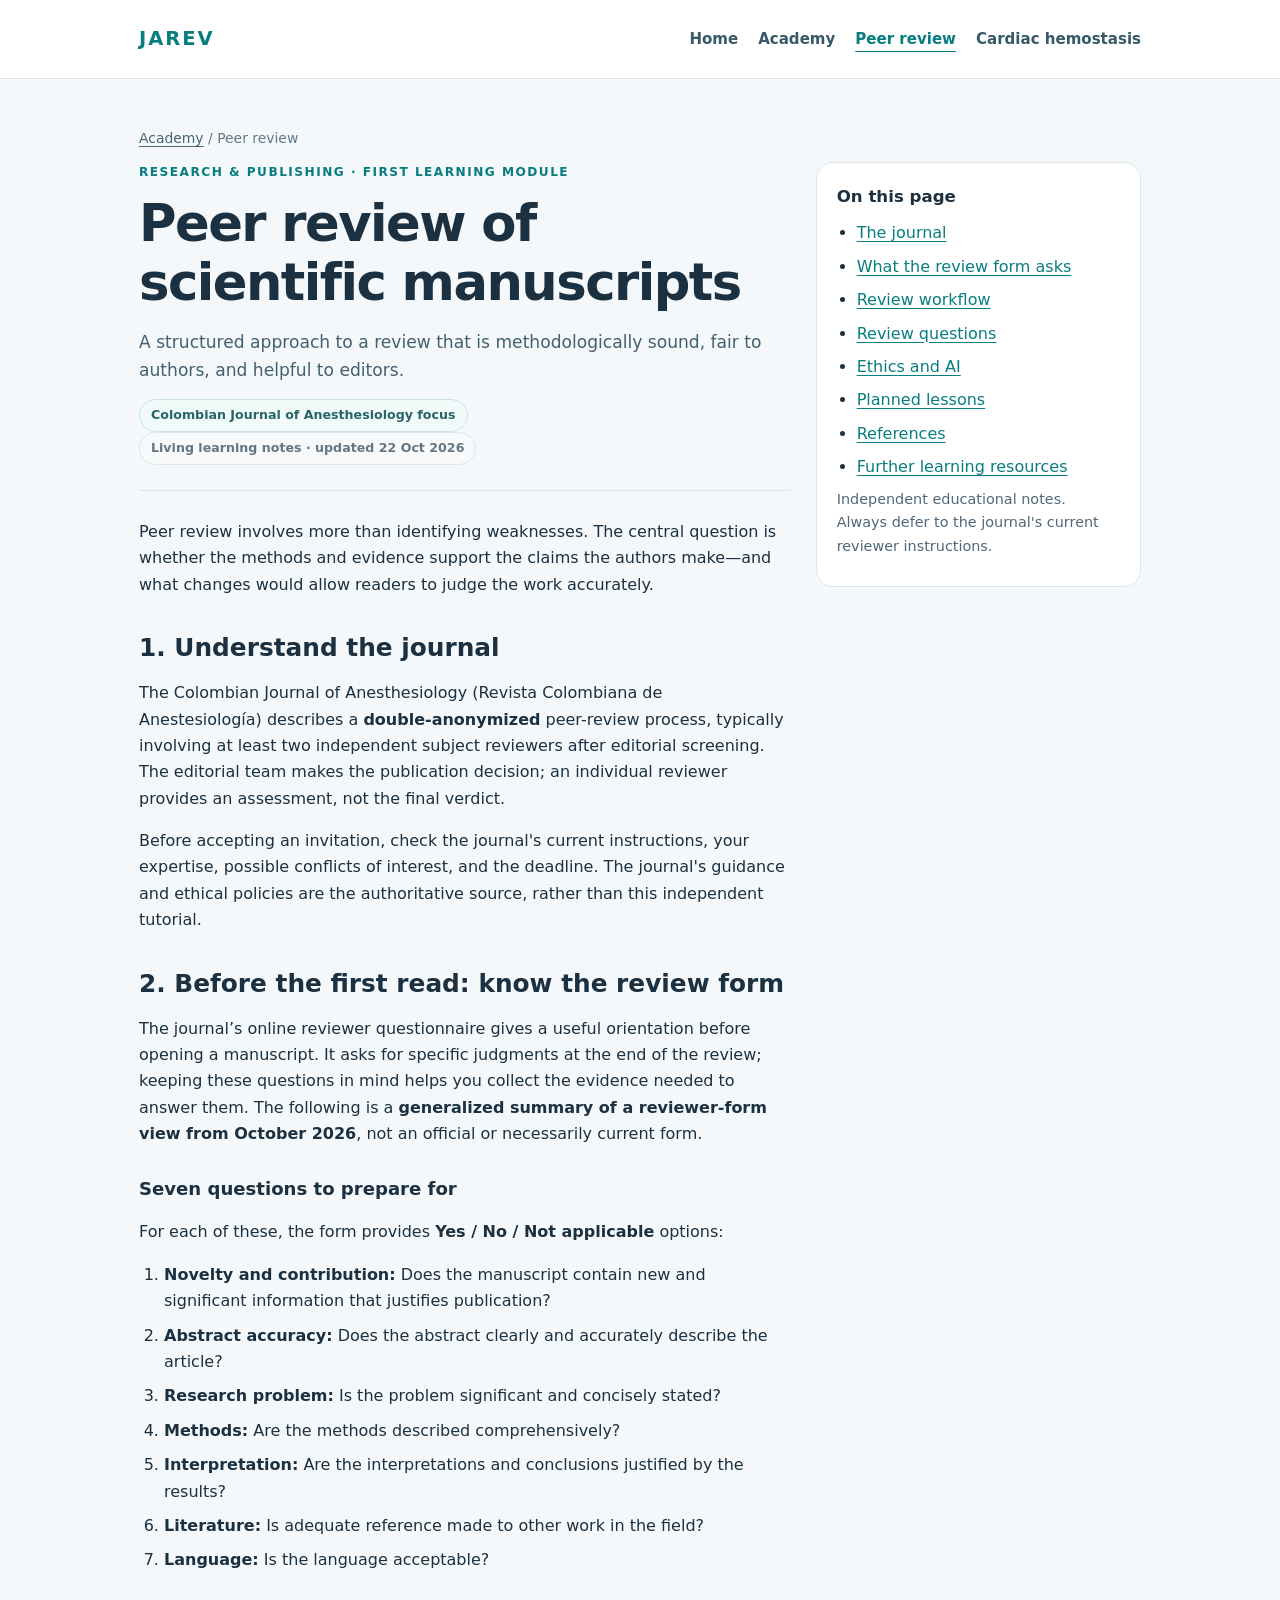
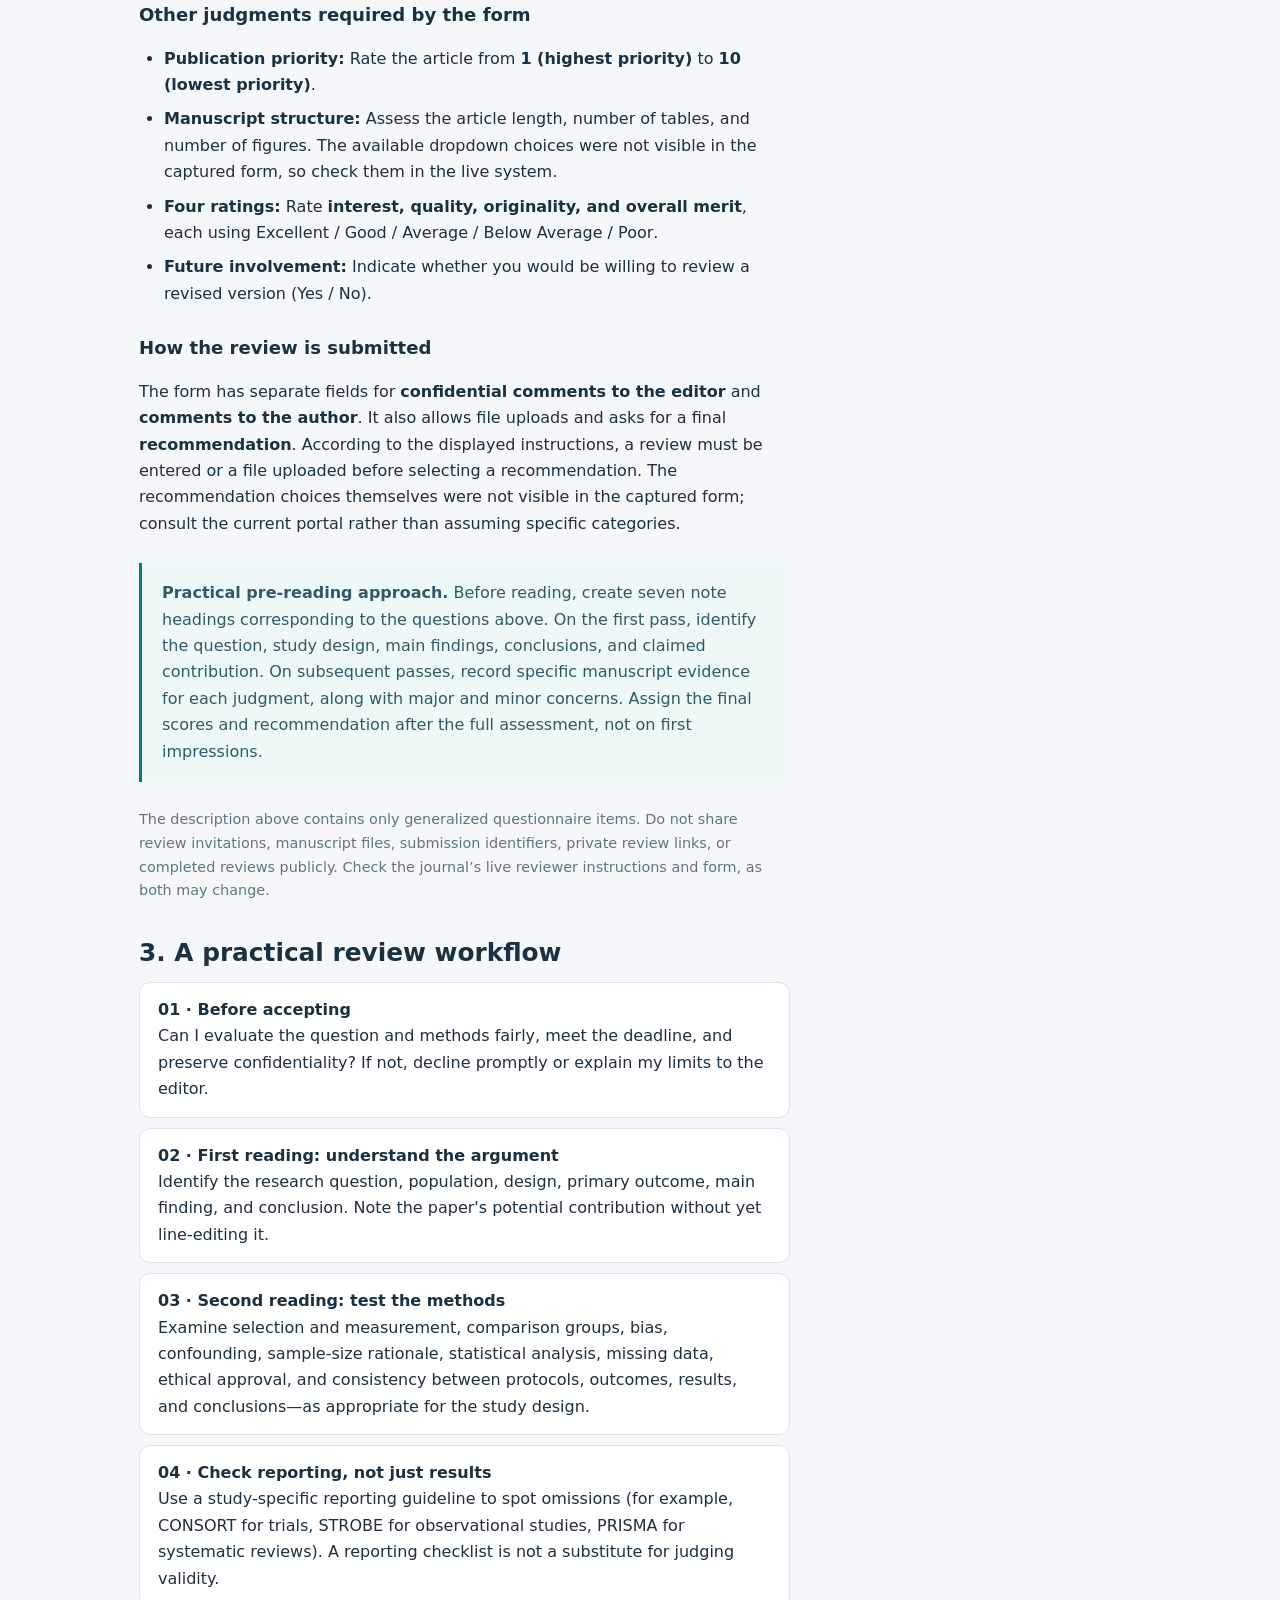
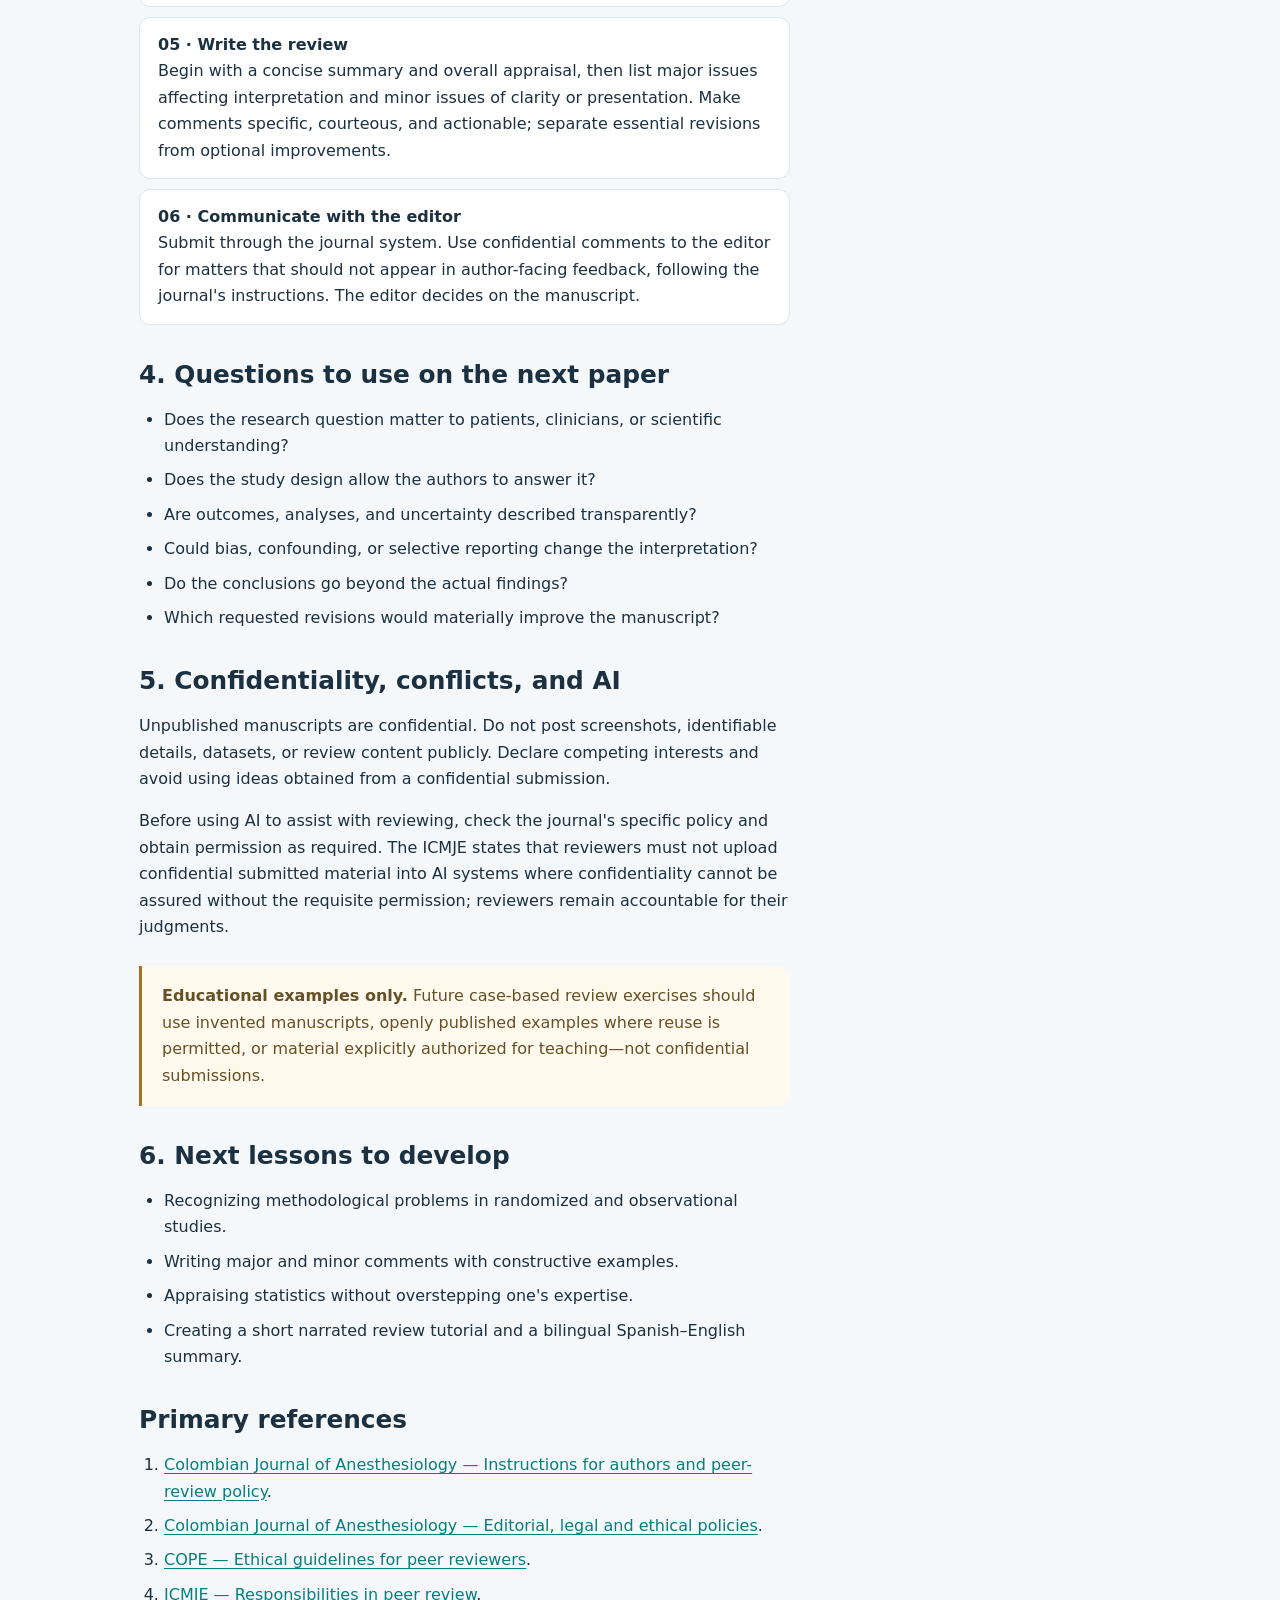
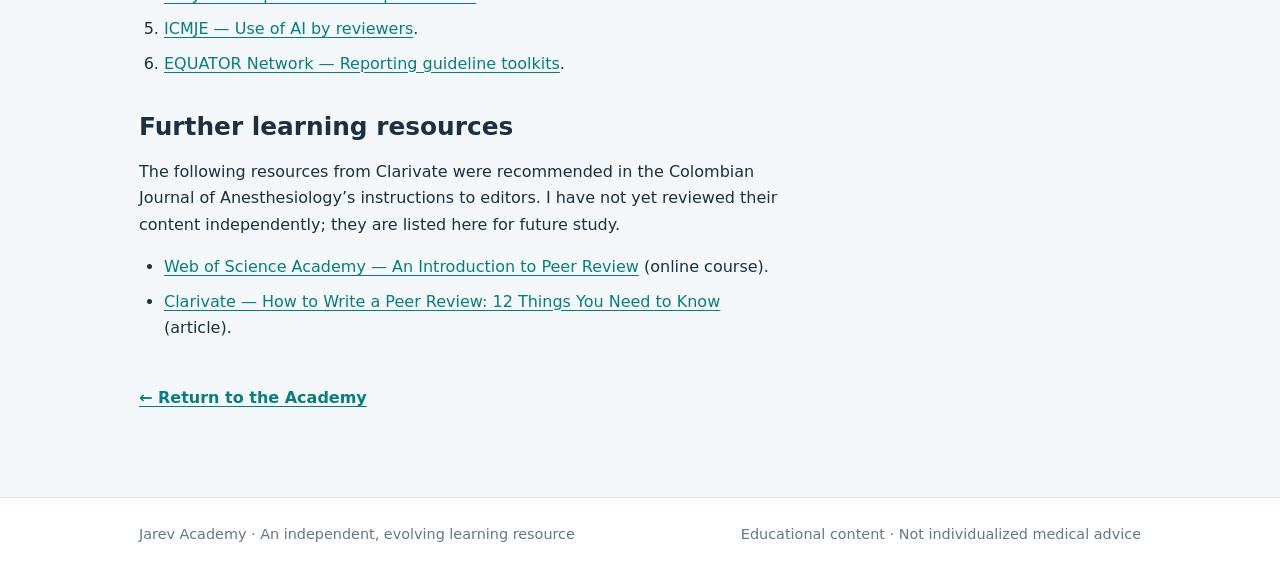
<file: academy/peer-review.html>
<!doctype html>
<html lang="en">
<head>
<meta charset="utf-8">
<meta name="viewport" content="width=device-width,initial-scale=1">
<meta name="description" content="A practical learning guide to peer-reviewing manuscripts with reference to the Colombian Journal of Anesthesiology.">
<meta name="color-scheme" content="light">
<title>Peer review of scientific manuscripts | Jarev Academy</title>
<link rel="stylesheet" href="styles.css">
</head>
<body>
<header class="site-header"><div class="container">
<a class="brand" href="../index.html">JAREV</a>
<nav class="site-nav" aria-label="Main navigation">
<a href="../index.html">Home</a>
<a href="index.html" >Academy</a>
<a href="peer-review.html" aria-current="page">Peer review</a>
<a href="cardiac-hemostasis.html" >Cardiac hemostasis</a>
</nav></div></header>

<main class="container page-main">
<div class="breadcrumb"><a href="index.html">Academy</a> / Peer review</div>
<div class="columns">
<article class="article">
<header class="article-head">
<p class="eyebrow">Research & publishing · First learning module</p>
<h1>Peer review of scientific manuscripts</h1>
<p class="lead">A structured approach to a review that is methodologically sound, fair to authors, and helpful to editors.</p>
<span class="pill">Colombian Journal of Anesthesiology focus</span> <span class="pill neutral">Living learning notes · updated 22 Oct 2026</span>
</header>
<p>Peer review involves more than identifying weaknesses. The central question is whether the methods and evidence support the claims the authors make—and what changes would allow readers to judge the work accurately.</p>
<h2 id="journal">1. Understand the journal</h2>
<p>The <em>Colombian Journal of Anesthesiology</em> (<em>Revista Colombiana de Anestesiología</em>) describes a <strong>double-anonymized</strong> peer-review process, typically involving at least two independent subject reviewers after editorial screening. The editorial team makes the publication decision; an individual reviewer provides an assessment, not the final verdict.</p>
<p>Before accepting an invitation, check the journal's current instructions, your expertise, possible conflicts of interest, and the deadline. The journal's guidance and ethical policies are the authoritative source, rather than this independent tutorial.</p>
<h2 id="review-form">2. Before the first read: know the review form</h2>
<p>The journal’s online reviewer questionnaire gives a useful orientation before opening a manuscript. It asks for specific judgments at the end of the review; keeping these questions in mind helps you collect the evidence needed to answer them. The following is a <strong>generalized summary of a reviewer-form view from October 2026</strong>, not an official or necessarily current form.</p>
<h3>Seven questions to prepare for</h3>
<p>For each of these, the form provides <strong>Yes / No / Not applicable</strong> options:</p>
<ol>
<li><strong>Novelty and contribution:</strong> Does the manuscript contain new and significant information that justifies publication?</li>
<li><strong>Abstract accuracy:</strong> Does the abstract clearly and accurately describe the article?</li>
<li><strong>Research problem:</strong> Is the problem significant and concisely stated?</li>
<li><strong>Methods:</strong> Are the methods described comprehensively?</li>
<li><strong>Interpretation:</strong> Are the interpretations and conclusions justified by the results?</li>
<li><strong>Literature:</strong> Is adequate reference made to other work in the field?</li>
<li><strong>Language:</strong> Is the language acceptable?</li>
</ol>
<h3>Other judgments required by the form</h3>
<ul>
<li><strong>Publication priority:</strong> Rate the article from <strong>1 (highest priority)</strong> to <strong>10 (lowest priority)</strong>.</li>
<li><strong>Manuscript structure:</strong> Assess the article length, number of tables, and number of figures. The available dropdown choices were not visible in the captured form, so check them in the live system.</li>
<li><strong>Four ratings:</strong> Rate <strong>interest, quality, originality, and overall merit</strong>, each using <em>Excellent / Good / Average / Below Average / Poor</em>.</li>
<li><strong>Future involvement:</strong> Indicate whether you would be willing to review a revised version (Yes / No).</li>
</ul>
<h3>How the review is submitted</h3>
<p>The form has separate fields for <strong>confidential comments to the editor</strong> and <strong>comments to the author</strong>. It also allows file uploads and asks for a final <strong>recommendation</strong>. According to the displayed instructions, a review must be entered or a file uploaded before selecting a recommendation. The recommendation choices themselves were not visible in the captured form; consult the current portal rather than assuming specific categories.</p>
<div class="note"><strong>Practical pre-reading approach.</strong> Before reading, create seven note headings corresponding to the questions above. On the first pass, identify the question, study design, main findings, conclusions, and claimed contribution. On subsequent passes, record specific manuscript evidence for each judgment, along with major and minor concerns. Assign the final scores and recommendation after the full assessment, not on first impressions.</div>
<p class="muted small">The description above contains only generalized questionnaire items. Do not share review invitations, manuscript files, submission identifiers, private review links, or completed reviews publicly. Check the journal’s live reviewer instructions and form, as both may change.</p>
<h2 id="workflow">3. A practical review workflow</h2>
<div class="step"><strong>01 · Before accepting</strong>Can I evaluate the question and methods fairly, meet the deadline, and preserve confidentiality? If not, decline promptly or explain my limits to the editor.</div>
<div class="step"><strong>02 · First reading: understand the argument</strong>Identify the research question, population, design, primary outcome, main finding, and conclusion. Note the paper's potential contribution without yet line-editing it.</div>
<div class="step"><strong>03 · Second reading: test the methods</strong>Examine selection and measurement, comparison groups, bias, confounding, sample-size rationale, statistical analysis, missing data, ethical approval, and consistency between protocols, outcomes, results, and conclusions—as appropriate for the study design.</div>
<div class="step"><strong>04 · Check reporting, not just results</strong>Use a study-specific reporting guideline to spot omissions (for example, CONSORT for trials, STROBE for observational studies, PRISMA for systematic reviews). A reporting checklist is not a substitute for judging validity.</div>
<div class="step"><strong>05 · Write the review</strong>Begin with a concise summary and overall appraisal, then list <em>major</em> issues affecting interpretation and <em>minor</em> issues of clarity or presentation. Make comments specific, courteous, and actionable; separate essential revisions from optional improvements.</div>
<div class="step"><strong>06 · Communicate with the editor</strong>Submit through the journal system. Use confidential comments to the editor for matters that should not appear in author-facing feedback, following the journal's instructions. The editor decides on the manuscript.</div>
<h2 id="questions">4. Questions to use on the next paper</h2>
<ul>
<li>Does the research question matter to patients, clinicians, or scientific understanding?</li>
<li>Does the study design allow the authors to answer it?</li>
<li>Are outcomes, analyses, and uncertainty described transparently?</li>
<li>Could bias, confounding, or selective reporting change the interpretation?</li>
<li>Do the conclusions go beyond the actual findings?</li>
<li>Which requested revisions would materially improve the manuscript?</li>
</ul>
<h2 id="ethics">5. Confidentiality, conflicts, and AI</h2>
<p>Unpublished manuscripts are confidential. Do not post screenshots, identifiable details, datasets, or review content publicly. Declare competing interests and avoid using ideas obtained from a confidential submission.</p>
<p>Before using AI to assist with reviewing, check the journal's specific policy and obtain permission as required. The ICMJE states that reviewers must not upload confidential submitted material into AI systems where confidentiality cannot be assured without the requisite permission; reviewers remain accountable for their judgments.</p>
<div class="note warning"><strong>Educational examples only.</strong> Future case-based review exercises should use invented manuscripts, openly published examples where reuse is permitted, or material explicitly authorized for teaching—not confidential submissions.</div>
<h2 id="next">6. Next lessons to develop</h2>
<ul>
<li>Recognizing methodological problems in randomized and observational studies.</li>
<li>Writing major and minor comments with constructive examples.</li>
<li>Appraising statistics without overstepping one's expertise.</li>
<li>Creating a short narrated review tutorial and a bilingual Spanish–English summary.</li>
</ul>
<h2 id="sources">Primary references</h2>
<ol class="references">
<li><a href="https://www.revcolanest.com.co/index.php/rca/instructions">Colombian Journal of Anesthesiology — Instructions for authors and peer-review policy</a>.</li>
<li><a href="https://www.revcolanest.com.co/index.php/rca/ethicalpolicies">Colombian Journal of Anesthesiology — Editorial, legal and ethical policies</a>.</li>
<li><a href="https://doi.org/10.24318/cope.2019.1.9">COPE — Ethical guidelines for peer reviewers</a>.</li>
<li><a href="https://www.icmje.org/recommendations/browse/roles-and-responsibilities/responsibilities-in-the-submission-and-peer-peview-process.html">ICMJE — Responsibilities in peer review</a>.</li>
<li><a href="https://www.icmje.org/recommendations/browse/artificial-intelligence/ai-use-by-reviewers.html">ICMJE — Use of AI by reviewers</a>.</li>
<li><a href="https://www.equator-network.org/toolkits/">EQUATOR Network — Reporting guideline toolkits</a>.</li>
</ol>
<h2 id="further-learning">Further learning resources</h2>
<p>The following resources from Clarivate were recommended in the Colombian Journal of Anesthesiology’s instructions to editors. I have not yet reviewed their content independently; they are listed here for future study.</p>
<ul>
<li><a href="https://webofscienceacademy.clarivate.com/learn/courses/119/an-introduction-to-peer-review" target="_blank" rel="noopener noreferrer">Web of Science Academy — An Introduction to Peer Review</a> (online course).</li>
<li><a href="https://clarivate.com/academia-government/blog/how-to-write-a-peer-review-12-things-you-need-to-know/" target="_blank" rel="noopener noreferrer">Clarivate — How to Write a Peer Review: 12 Things You Need to Know</a> (article).</li>
</ul>
<a class="back" href="index.html">← Return to the Academy</a>
</article>
<aside class="sidebar" aria-label="Page contents"><div class="card"><h2>On this page</h2><ul>
<li><a href="#journal">The journal</a></li>
<li><a href="#review-form">What the review form asks</a></li>
<li><a href="#workflow">Review workflow</a></li>
<li><a href="#questions">Review questions</a></li>
<li><a href="#ethics">Ethics and AI</a></li>
<li><a href="#next">Planned lessons</a></li>
<li><a href="#sources">References</a></li>
<li><a href="#further-learning">Further learning resources</a></li>
</ul><p class="muted small">Independent educational notes. Always defer to the journal's current reviewer instructions.</p></div></aside>
</div></main>
<footer class="footer"><div class="container"><span>Jarev Academy · An independent, evolving learning resource</span><span>Educational content · Not individualized medical advice</span></div></footer>
</body></html>
</file>
<file: academy/styles.css>
:root{font-family:system-ui,-apple-system,"Segoe UI",sans-serif;color:#1b3040;background:#f5f8fa;font-synthesis:none}*{box-sizing:border-box}html{scroll-behavior:smooth}body{margin:0;line-height:1.65}a{color:#087d80;text-underline-offset:3px}a:hover{color:#05595c}.container{max-width:1050px;margin:auto;padding:0 24px}.site-header{border-bottom:1px solid #dce6eb;background:#fff}.site-header .container{display:flex;justify-content:space-between;align-items:center;gap:20px;flex-wrap:wrap;min-height:78px;padding-top:12px;padding-bottom:12px}.brand{font-weight:800;letter-spacing:.1em;color:#087d80;text-decoration:none;font-size:1.22rem}.site-nav{display:flex;align-items:center;flex-wrap:wrap;gap:20px}.site-nav a{font-size:.94rem;color:#37596a;text-decoration:none;font-weight:550}.site-nav a[aria-current="page"]{color:#087d80;text-decoration:underline;text-underline-offset:7px}.hero{padding:72px 0 62px;background:linear-gradient(145deg,#e8f8f5 0%,#f6fbfd 62%,#fff 100%);border-bottom:1px solid #dce6eb}.eyebrow{font-size:.76rem;font-weight:800;color:#087d80;text-transform:uppercase;letter-spacing:.12em;margin:0 0 12px}.hero h1{font-size:clamp(2.3rem,5.5vw,4.15rem);letter-spacing:-.035em;line-height:1.12;max-width:780px;margin:0 0 18px}.lead{font-size:1.12rem;color:#436070;max-width:760px;margin:0 0 24px}.hero-steps{display:flex;gap:9px;flex-wrap:wrap;margin-top:26px}.pill{display:inline-block;border:1px solid #cce3e4;border-radius:50px;padding:5px 11px;background:#f0faf9;color:#286468;font-weight:650;font-size:.79rem}.pill.neutral{border-color:#dce6eb;background:#f7f9fa;color:#637683}.pill.soon{background:#fff9eb;border-color:#f0dfb5;color:#79591c}.page-main{padding-top:48px;padding-bottom:85px}.section-header{display:flex;align-items:baseline;justify-content:space-between;gap:16px;flex-wrap:wrap;margin:0 0 17px}.section-header h2,.section-heading{font-size:1.65rem;line-height:1.25;letter-spacing:-.025em;margin:0}.muted{color:#5f7482}.small{font-size:.9rem}.grid{display:grid;grid-template-columns:repeat(2,minmax(0,1fr));gap:19px}.card{background:#fff;border:1px solid #dce6eb;border-radius:17px;padding:25px}.card h3{font-size:1.25rem;letter-spacing:-.02em;line-height:1.35;margin:9px 0 9px}.card p{margin:7px 0;color:#506779}.card .meta{display:flex;gap:8px;flex-wrap:wrap}.card .card-link{display:inline-block;font-weight:750;margin-top:15px}.section{margin-bottom:52px}.formats{display:grid;grid-template-columns:repeat(3,minmax(0,1fr));gap:13px}.format{border:1px solid #dae5e9;background:#fff;border-radius:13px;padding:19px}.format h3{font-size:1rem;margin:0 0 5px}.format p{font-size:.91rem;color:#5f7482;margin:0}.note{background:#eef9f7;border-left:3px solid #087d80;border-radius:0 12px 12px 0;padding:17px 20px;margin:26px 0;color:#335866}.note.warning{background:#fff9ee;border-left-color:#a4751c;color:#665026}.link-list{padding-left:22px}.link-list li{margin:8px 0}.columns{display:grid;grid-template-columns:minmax(0,2fr) minmax(240px,1fr);gap:26px;align-items:start}.article h2{font-size:1.55rem;line-height:1.25;margin:35px 0 13px}.article h3{font-size:1.13rem;margin:26px 0 10px}.article p,.article li{max-width:76ch}.article li{margin:8px 0}.article ol,.article ul{padding-left:25px}.sidebar{position:sticky;top:20px}.sidebar .card{padding:20px}.sidebar h2{font-size:1.04rem;margin:0 0 10px}.sidebar ul{padding-left:20px;margin:0}.sidebar li{margin:7px 0}.breadcrumb{font-size:.87rem;color:#617787;margin-bottom:12px}.breadcrumb a{color:#466575}.article-head{padding-bottom:25px;border-bottom:1px solid #dce6eb;margin-bottom:28px}.article-head h1{font-size:clamp(2rem,5vw,3.2rem);letter-spacing:-.03em;line-height:1.16;margin:6px 0 15px}.article-head .lead{margin:0 0 15px;font-size:1.07rem}.step{padding:14px 18px;background:white;border:1px solid #dce6eb;border-radius:11px;margin:10px 0}.step strong{display:block}.references li{overflow-wrap:anywhere}.footer{border-top:1px solid #dce6eb;padding:25px 0 37px;color:#637786;font-size:.9rem;background:#fff}.footer .container{display:flex;justify-content:space-between;gap:14px;flex-wrap:wrap}.back{display:inline-block;margin-top:28px;font-weight:650}@media(max-width:800px){.columns{grid-template-columns:1fr}.sidebar{position:static}.formats{grid-template-columns:repeat(2,minmax(0,1fr))}}@media(max-width:620px){.grid,.formats{grid-template-columns:1fr}.hero{padding:50px 0 45px}.page-main{padding-top:32px;padding-bottom:60px}.site-header .container{gap:7px}.site-nav{gap:13px}.card{padding:20px}}
</file>
<file: tools/encryption/style.css>
:root{font-family:system-ui,-apple-system,"Segoe UI",sans-serif;color:#1b3040;background:#f5f8fa;font-synthesis:none}*{box-sizing:border-box}body{margin:0;line-height:1.55}.shell{width:min(100% - 36px,750px);margin-inline:auto}.topbar{padding-top:24px;padding-bottom:14px;display:flex;align-items:center;justify-content:space-between;gap:16px;border-bottom:1px solid #d8e3e9}.brand{color:#087d80;font-size:1.2rem;letter-spacing:.08em;font-weight:800;text-decoration:none}.topbar span{font-size:.8rem;color:#667b87}main{padding-top:30px;padding-bottom:42px}h1{font-size:clamp(2rem,6vw,2.8rem);line-height:1.12;margin:0 0 12px;letter-spacing:-.035em}h2{font-size:1.15rem;margin:0}.eyebrow{text-transform:uppercase;color:#087d80;letter-spacing:.12em;font-size:.75rem;font-weight:800;margin:0 0 8px}.lede{color:#485f6f;margin:0 0 24px;max-width:62ch}.notice{border:1px solid #d1ba8c;background:#fff9ea;border-radius:12px;padding:16px 19px;margin-bottom:20px}.notice strong{display:block}.notice p{margin:5px 0 0;font-size:.95rem}.panel{border:1px solid #d8e3e9;border-radius:17px;padding:clamp(18px,4vw,28px);background:#fff;box-shadow:0 4px 19px #18364d09}.panelHeading{display:flex;align-items:center;justify-content:space-between;gap:14px;flex-wrap:wrap;margin-bottom:18px}.chip{background:#ecf5f3;color:#12676c;font-size:.74rem;font-weight:650;border-radius:30px;padding:5px 10px}.tabs{display:flex;gap:5px;background:#edf2f5;border-radius:11px;padding:5px;margin-bottom:18px}.tabs button{flex:1;border:0;background:transparent;color:#385768;border-radius:8px;font-weight:650}.tabs button.selected{background:#0a686b;color:#fff;box-shadow:0 1px 3px #0a303022}label{font-weight:650;font-size:.9rem;display:block;margin:15px 0 7px}textarea,input[type=password]{width:100%;font:inherit;background:#fff;color:#193346;border:1px solid #b8cbd4;border-radius:9px;padding:10px 12px}textarea{resize:vertical;overflow-wrap:anywhere}textarea[readonly]{background:#f3f7f9}button{font:inherit;cursor:pointer;border:1px solid #b5c7d0;background:#fff;border-radius:9px;padding:10px 16px;color:#244556}button.primary{background:#087d80;color:#fff;border-color:#087d80;font-weight:700}button:disabled{opacity:.53;cursor:wait}button:focus-visible,input:focus-visible,textarea:focus-visible,summary:focus-visible{outline:3px solid #67a8ec;outline-offset:2px}.hint{font-size:.83rem;color:#647986;margin:5px 0 0}.actions{display:flex;gap:10px;flex-wrap:wrap;margin-top:20px}.status{font-size:.9rem;min-height:1.5rem;margin:17px 0 0}.status.error{color:#9e2828}.status.success{color:#147259}[hidden]{display:none!important}.explain{margin-top:28px;color:#3c5262}.explain h2{margin-bottom:10px}.explain p,.explain li{font-size:.91rem}.explain summary{font-weight:650;color:#087d80;cursor:pointer}.explain ul{padding-left:22px}.explain a{color:#087d80}code{background:#e9f0f3;padding:2px 4px;border-radius:4px;overflow-wrap:anywhere}footer{padding:17px 0 28px;border-top:1px solid #d8e3e9;color:#647986;font-size:.83rem}@media(max-width:470px){.topbar span{display:none}.shell{width:min(100% - 24px,750px)}.actions button{flex:1}}
</file>
